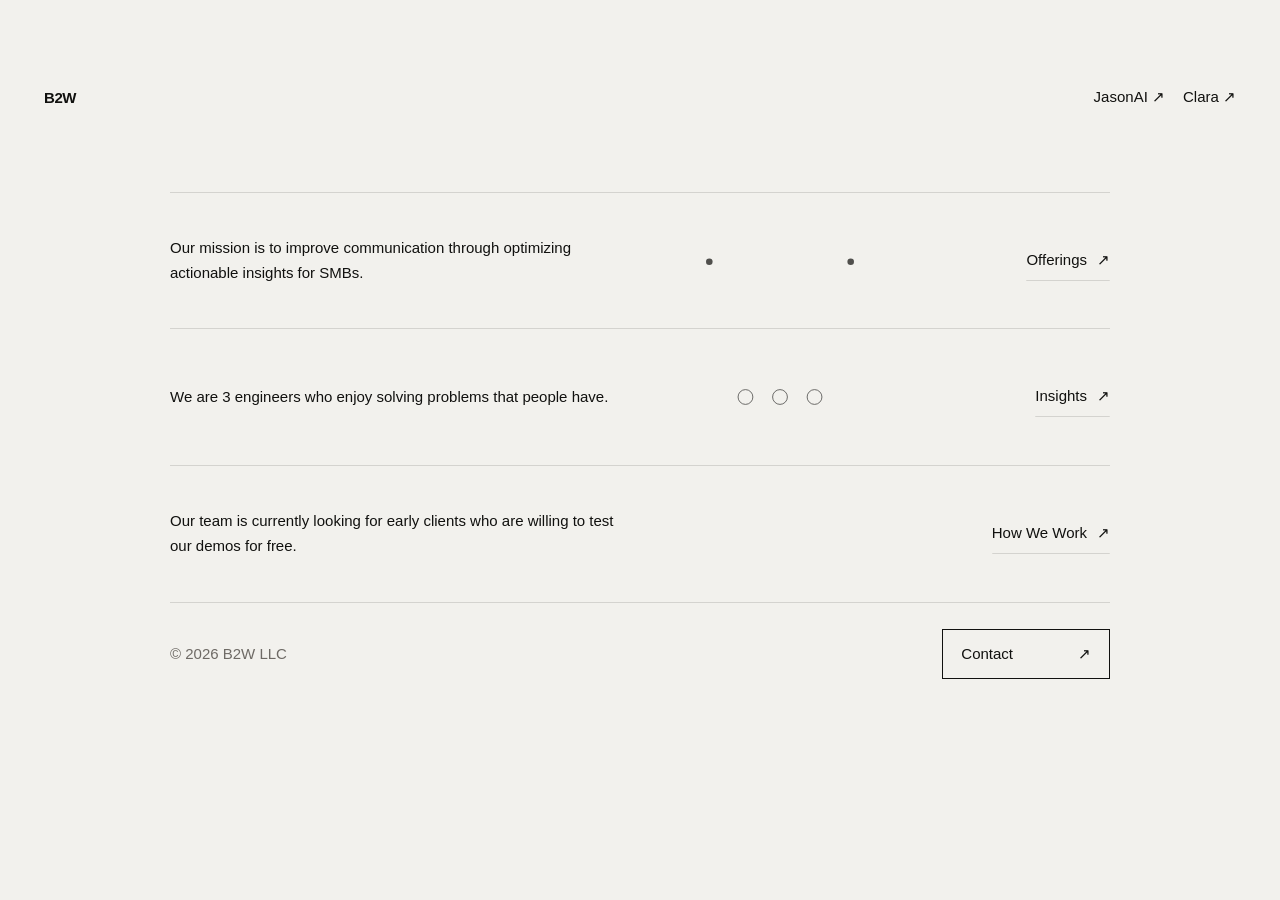
<file: index.html>
<!DOCTYPE html>

<html lang="en">
<head>
<meta charset="utf-8"/><meta name="theme-color" content="#f2f1ed"/>
<meta content="width=device-width,initial-scale=1" name="viewport"/>
<meta content="B2W designs practical AI systems around the information, decisions, and handoffs that already run a business." name="description"/>
<title>B2W — Built to Work</title>
<style>
:root{
  --paper:#f2f1ed;
  --ink:#11110f;
  --muted:#6e6a65;
  --rule:rgba(17,17,15,.13);
  --size:15px;
  --line:1.62;
  --step:28px;
  --max:760px;
  --shell:1120px;
  --ease:cubic-bezier(.2,.8,.2,1);
  --spring:cubic-bezier(.16,1,.3,1);
}
*{box-sizing:border-box}
html{background:var(--paper);scroll-behavior:smooth}
body{margin:0;background:var(--paper);color:var(--ink);font-family:Inter,ui-sans-serif,-apple-system,BlinkMacSystemFont,"Segoe UI",sans-serif;-webkit-font-smoothing:antialiased;font-size:var(--size);line-height:var(--line)}
a{color:inherit;text-decoration:none}button{font:inherit;color:inherit}
.site-shell{padding-top:clamp(88px,11vh,132px)}
.site-header{background:transparent}
.header-inner{width:min(92vw,var(--shell));margin:0 auto;display:grid;grid-template-columns:1fr auto 1fr;align-items:center;gap:28px;position:relative}
.brand{font-weight:750;letter-spacing:-.03em;line-height:1;white-space:nowrap;justify-self:start}
.header-nav{display:flex;align-items:center;justify-content:center;gap:24px;justify-self:center}
.header-nav a{font-size:var(--size);line-height:1;color:var(--muted);transition:color .2s var(--ease),transform .22s var(--spring);white-space:nowrap}
.header-nav a:hover,.header-nav a:focus-visible,.header-nav a.active{color:var(--ink);transform:translateY(-1px)}
.contact-button{justify-self:end;border:1px solid var(--rule);background:transparent;padding:8px 13px;border-radius:999px;font-size:var(--size);line-height:1;cursor:pointer;transition:background .2s var(--ease),transform .22s var(--spring),border-color .2s var(--ease)}
.contact-button:hover,.contact-button:focus-visible{background:#fff;border-color:rgba(17,17,15,.22);transform:translateY(-1px);outline:none}
.menu-toggle{display:none;justify-self:end;border:1px solid var(--rule);background:transparent;border-radius:999px;padding:8px 12px;line-height:1;cursor:pointer}
.mobile-tray{display:none}
.view-wrap{width:min(88vw,var(--max));margin:0 auto;padding:38px 0 clamp(84px,10vw,120px)}
.mock-view{display:none}.mock-view.active{display:block;animation:viewIn .48s var(--spring) both}
@keyframes viewIn{from{opacity:0;transform:translateY(8px)}to{opacity:1;transform:none}}
.page-grid{display:grid;grid-template-columns:1fr;gap:clamp(44px,7vw,72px)}
.section{border-top:1px solid var(--rule);padding-top:13px}
.section-head{width:100%;min-height:28px;border:0;background:none;padding:0;display:flex;align-items:baseline;justify-content:space-between;gap:18px;text-align:left;cursor:pointer;font-size:var(--size);line-height:var(--line);font-weight:700}
.section-head:hover .section-label,.section-head:focus-visible .section-label{text-decoration:underline;text-underline-offset:4px}.section-head:focus-visible{outline:none}
.section-toggle{color:var(--muted);font-weight:400;line-height:1;transition:transform .3s var(--spring),color .2s var(--ease)}.section.open .section-toggle{transform:rotate(45deg);color:var(--ink)}
.section-panel{display:grid;grid-template-rows:0fr;opacity:0;transition:grid-template-rows .5s var(--spring),opacity .28s var(--ease),padding-top .5s var(--spring)}.section.open .section-panel{grid-template-rows:1fr;opacity:1;padding-top:calc(var(--step) * .72)}.section-panel-inner{overflow:hidden}
.copy-list{list-style:none;margin:0;padding:0;width:100%;display:grid;grid-auto-rows:minmax(var(--step),auto);align-content:start}.copy-list li{margin:0;padding:0;min-height:var(--step);font-size:var(--size);line-height:var(--line);font-weight:400;letter-spacing:0;text-wrap:pretty}.copy-list strong{font:inherit;font-weight:700}.copy-list .muted{color:var(--muted)}.copy-list .space{min-height:calc(var(--step) * 1.15)}.copy-list .rule{height:1px;min-height:1px;border-top:1px solid var(--rule);margin:calc(var(--step) * .62) 0}.copy-list .indent{padding-left:20px}.copy-list a:hover{text-decoration:underline;text-underline-offset:4px}
.section.open .copy-list li{opacity:0;transform:translateY(7px);animation:lineIn .46s var(--spring) forwards}.section.open .copy-list li:nth-child(1){animation-delay:.05s}.section.open .copy-list li:nth-child(2){animation-delay:.08s}.section.open .copy-list li:nth-child(3){animation-delay:.11s}.section.open .copy-list li:nth-child(4){animation-delay:.14s}.section.open .copy-list li:nth-child(5){animation-delay:.17s}.section.open .copy-list li:nth-child(n+6){animation-delay:.2s}
.subpage{border-top:1px solid var(--rule);padding-top:13px}.subpage .copy-list{padding-top:calc(var(--step) * .72)}.subpage .copy-list li{opacity:0;transform:translateY(7px);animation:lineIn .46s var(--spring) forwards}.subpage .copy-list li:nth-child(1){animation-delay:.05s}.subpage .copy-list li:nth-child(2){animation-delay:.09s}.subpage .copy-list li:nth-child(3){animation-delay:.13s}.subpage .copy-list li:nth-child(4){animation-delay:.17s}.subpage .copy-list li:nth-child(5){animation-delay:.21s}.subpage .copy-list li:nth-child(n+6){animation-delay:.25s}
.stage-intro{padding-top:calc(var(--step) * .72);padding-bottom:calc(var(--step) * .7)}
.stage-list{border-top:1px solid var(--rule)}
.stage{border-bottom:1px solid var(--rule)}
.stage-head{width:100%;padding:15px 0;border:0;background:transparent;display:grid;grid-template-columns:38px 1fr auto;gap:10px;align-items:baseline;text-align:left;cursor:pointer}
.stage-number{color:var(--muted)}.stage-title{font-weight:700}.stage-mark{color:var(--muted);transition:transform .3s var(--spring),color .2s var(--ease)}.stage.open .stage-mark{transform:rotate(45deg);color:var(--ink)}
.stage-body{display:grid;grid-template-rows:0fr;opacity:0;transition:grid-template-rows .46s var(--spring),opacity .26s var(--ease),padding .46s var(--spring)}.stage.open .stage-body{grid-template-rows:1fr;opacity:1;padding:2px 0 18px}.stage-body-inner{overflow:hidden;padding-left:48px}.stage-details{display:grid;grid-template-columns:1fr;gap:10px}.stage-detail{display:grid;grid-template-columns:108px 1fr;gap:18px}.stage-detail span:first-child{color:var(--muted)}
@keyframes lineIn{to{opacity:1;transform:none}}
.footer{border-top:1px solid var(--rule);background:var(--paper)}.footer-inner{width:min(92vw,var(--shell));margin:0 auto;display:grid;grid-template-columns:1fr 1fr;gap:32px;padding:24px 0 36px}.footer-inner>*{font-size:var(--size);line-height:var(--line)}.footer-inner a{justify-self:start}
@media(max-width:820px){:root{--size:14px;--step:26px}.site-shell{padding-top:76px}.header-inner{width:min(90vw,var(--shell));grid-template-columns:auto 1fr auto;gap:18px}.header-nav{gap:15px}.view-wrap{width:min(90vw,var(--max));padding-top:30px}}
@media(max-width:660px){
  .site-shell{padding-top:52px}.header-inner{width:calc(100% - 32px);grid-template-columns:1fr auto;gap:16px}.brand{grid-column:1}.header-nav,.contact-button{display:none}.menu-toggle{display:inline-flex;grid-column:2;align-items:center;gap:7px}.mobile-tray{display:grid;position:absolute;left:0;right:0;top:calc(100% + 14px);background:rgba(242,241,237,.98);backdrop-filter:blur(18px);border-top:1px solid var(--rule);border-bottom:1px solid var(--rule);padding:8px 0;opacity:0;transform:translateY(-8px);pointer-events:none;transition:opacity .24s var(--ease),transform .32s var(--spring);z-index:20}.mobile-tray.open{opacity:1;transform:none;pointer-events:auto}.mobile-tray a{display:flex;justify-content:space-between;align-items:center;padding:12px 0;border-bottom:1px solid var(--rule);font-size:var(--size)}.mobile-tray a:last-child{border-bottom:0}.mobile-tray .tray-contact{font-weight:700}.view-wrap{width:calc(100% - 32px);padding-top:28px}.footer-inner{width:calc(100% - 32px);grid-template-columns:1fr;gap:4px}.stage-head{grid-template-columns:30px 1fr auto}.stage-body-inner{padding-left:40px}.stage-detail{grid-template-columns:1fr;gap:1px}
}
@media(prefers-reduced-motion:reduce){html{scroll-behavior:auto}.section-panel,.section-toggle,.mobile-tray,.stage-body,.stage-mark{transition:none}.section.open .copy-list li,.subpage .copy-list li{opacity:1;transform:none;animation:none}.mock-view.active{animation:none}}

.motion-visual{margin:14px 0 22px;height:220px;background:transparent;border:0;overflow:hidden}.motion-visual svg{width:100%;height:100%;display:block;overflow:visible}.motion-visual .node{fill:var(--paper);stroke:var(--ink);stroke-width:1.5}.motion-visual .hub{fill:var(--ink);stroke:var(--ink);stroke-width:1.5}.motion-visual .satellites circle{fill:var(--paper);stroke:var(--muted);stroke-width:1.4}.motion-visual .ink-line,.motion-visual .radial,.motion-visual .upcurve{fill:none;stroke:var(--muted);stroke-width:1.6;stroke-linecap:round;stroke-linejoin:round}.motion-visual .radial{stroke-dasharray:5 7;animation:line-drift 6s linear infinite}.motion-visual .ink-line{stroke-dasharray:600;stroke-dashoffset:600;animation:draw-flow 3.8s ease-in-out infinite alternate}.motion-visual .dashed{stroke-dasharray:7 8;animation:line-drift 6s linear infinite}.motion-visual .divider{stroke:var(--ink);stroke-width:1.3;stroke-dasharray:4 8}.motion-visual .moving{fill:var(--ink);animation:shift-dot 3.8s ease-in-out infinite alternate}.motion-visual .halo,.motion-visual .pulse-ring{fill:none;stroke:var(--ink);stroke-width:1.5;transform-box:fill-box;transform-origin:center;animation:ring 3.3s ease-out infinite}.motion-visual .delay{animation-delay:1.5s}.motion-visual .upcurve{stroke:var(--ink);stroke-width:2}.motion-visual .satellites circle{animation:breathe 3.4s ease-in-out infinite alternate}.motion-visual .satellites circle:nth-child(2n){animation-delay:1.1s}@keyframes draw-flow{to{stroke-dashoffset:0}}@keyframes line-drift{to{stroke-dashoffset:-120}}@keyframes shift-dot{0%{opacity:.2;transform:translateX(0)}100%{opacity:1;transform:translateX(15px)}}@keyframes ring{0%{opacity:.7;transform:scale(.75)}90%,100%{opacity:0;transform:scale(1.6)}}@keyframes breathe{to{opacity:.25}}@media(max-width:660px){.motion-visual{height:160px;margin:12px 0 20px}}@media(prefers-reduced-motion:reduce){.motion-visual *{animation:none!important}}</style>
<style id="b2w-theme">
html{min-height:100%;background:var(--paper)}body{min-height:100dvh;display:flex;flex-direction:column;transition:background .3s,color .3s}
body.mode-how{--paper:#fff;--ink:#171812;--muted:#66695e;--rule:rgba(25,28,23,.17)}
body.mode-insights{--paper:#252828;--ink:#eceae2;--muted:#acb0ac;--rule:rgba(250,250,250,.21)}
body.mode-about{--paper:#173e2d;--ink:#edf2e9;--muted:#bdd0c0;--rule:rgba(235,247,237,.23)}
html:has(body.mode-how){background:#fff}html:has(body.mode-insights){background:#252828}html:has(body.mode-about){background:#173e2d}
.site-shell{flex:1 0 auto;min-height:0}.view-wrap{padding-bottom:34px!important}.footer{margin:0!important;flex:none}.footer-inner{padding:14px 0 16px!important}
.site-header{position:sticky;top:0;z-index:90;background:var(--paper);transition:background .3s}.header-inner{grid-template-columns:minmax(0,1fr) auto minmax(0,1fr);align-items:center;min-height:68px;border:0!important;padding-block:18px}.header-nav{align-self:stretch;display:flex;align-items:center;justify-content:center;gap:24px}.header-nav a{display:inline-flex;align-items:center;min-height:32px;line-height:1.2}
.projects-home{padding-top:8px}.project-group{border-top:1px solid var(--rule);padding:17px 0 26px}.project-group ol{padding-left:22px;margin:12px 0 0}.project-group li{padding:3px 0}
.team-table{width:100%;border-top:1.5px solid var(--rule);margin-top:8px}.team-row{display:grid;grid-template-columns:minmax(150px,30%) minmax(0,70%);border-bottom:1px solid var(--rule);gap:24px;padding:21px 0;line-height:1.6;position:relative;outline-offset:3px}.team-row strong{font-weight:700}.team-identity{position:relative}.team-portrait{position:absolute;left:min(85%,260px);top:50%;width:170px;height:170px;object-fit:cover;object-position:center;border-radius:2px;opacity:0;visibility:hidden;filter:grayscale(1) contrast(1.05) brightness(.84);transform:translate(0,-42%) scale(.96);box-shadow:0 14px 40px rgba(0,0,0,.25);pointer-events:none;z-index:3;transition:opacity .35s ease,transform .45s cubic-bezier(.16,1,.3,1),visibility .35s}.team-row:hover .team-portrait,.team-row:focus-visible .team-portrait,.team-row:focus-within .team-portrait{opacity:1;visibility:visible;transform:translate(0,-50%) scale(1)}
.stage-intro{display:none!important}.stage-list{margin-top:0;border-top:0!important}.stage:first-child{border-top:0!important}.stage-list .stage:first-child .stage-head{border-top:0!important}
body.mode-insights .view-wrap{width:min(92vw,var(--shell));max-width:none;padding-top:30px}.field-workspace{position:relative;width:100%;display:grid;grid-template-columns:minmax(182px,1fr) minmax(0,1.55fr) minmax(210px,1fr);gap:28px;align-items:start}.field-library{grid-column:1;min-width:0;will-change:transform}.field-workspace.is-empty{grid-template-columns:0fr minmax(0,1fr) 0fr;gap:0}.field-workspace.is-empty .field-library{grid-column:2;width:min(100%,560px);justify-self:center}.field-reader{grid-column:2/4;min-width:0}.field-workspace.is-empty .field-reader{visibility:hidden;pointer-events:none;height:0}.field-library nav{display:grid}.field-item{display:grid;grid-template-columns:25px 1fr;gap:9px;border:0;border-top:1px solid var(--rule);background:transparent;color:var(--ink);padding:15px 0;cursor:pointer;text-align:left;line-height:1.45;font-size:var(--size);transition:transform .28s cubic-bezier(.16,1,.3,1)}.field-item[aria-pressed=true]{font-weight:700;transform:translateX(11px)}.field-item:hover{opacity:.76}.field-number{color:var(--muted);font-weight:400}
.field-panel[hidden]{display:none}.field-panel{display:grid;grid-template-columns:minmax(0,1.55fr) minmax(210px,1fr);gap:28px;align-items:start}.field-hero{border-top:1px solid var(--rule);padding-top:15px;text-align:center;min-width:0;opacity:0;transform:translateY(13px)}.field-art{max-width:500px;margin:0 auto}.field-art .motion-visual{height:230px;max-width:100%;margin:0 auto;background:transparent}.field-art svg{width:100%;height:auto;max-height:230px}.field-caption{color:var(--muted);font-style:italic;margin-top:4px}.field-text{border-top:1px solid var(--rule);padding-top:15px;display:grid;gap:20px;line-height:var(--line)}.field-text p{margin:0;opacity:0;transform:translateY(10px)}.field-workspace.reveal-content .field-hero{animation:fieldGraphic .55s cubic-bezier(.16,1,.3,1) forwards}.field-workspace.reveal-content .field-text p{animation:fieldLine .5s cubic-bezier(.16,1,.3,1) both;animation-delay:calc(350ms + var(--line-number,0) * 110ms)}
@keyframes fieldGraphic{to{opacity:1;transform:none}}@keyframes fieldLine{to{opacity:1;transform:none}}
@media(max-width:1050px){.field-workspace{grid-template-columns:minmax(175px,.85fr) minmax(0,1.35fr) minmax(185px,1fr);gap:20px}.field-panel{grid-template-columns:minmax(0,1.35fr) minmax(185px,1fr);gap:20px}.field-art .motion-visual{height:190px}}
@media(max-width:780px){.field-workspace{grid-template-columns:minmax(150px,200px) 1fr;gap:22px}.field-reader{grid-column:2}.field-panel{grid-template-columns:1fr;gap:24px}.field-workspace.is-empty{grid-template-columns:0fr 1fr}.field-art .motion-visual{height:190px}}
@media(max-width:570px){.header-inner{grid-template-columns:1fr auto;min-height:58px;padding-block:14px}.header-nav{display:none}body.mode-insights .view-wrap{width:calc(100% - 32px)}.field-workspace,.field-workspace.is-empty{grid-template-columns:1fr;gap:22px}.field-library,.field-workspace.is-empty .field-library{grid-column:1;width:100%}.field-reader{grid-column:1}.field-workspace.is-empty .field-reader{display:none}.team-row{grid-template-columns:minmax(95px,33%) minmax(0,1fr);gap:16px}.team-portrait{width:124px;height:124px;left:10px;top:calc(100% + 18px)}.team-row:hover .team-portrait,.team-row:focus-visible .team-portrait,.team-row:focus-within .team-portrait{transform:translate(0,0) scale(1)}.view-wrap{padding-bottom:24px!important}}
@media(prefers-reduced-motion:reduce){body,.field-library,.team-portrait{transition:none!important;animation:none!important}.field-hero,.field-text p{opacity:1!important;transform:none!important;animation:none!important}}
</style><style id="b2w-offerings-team-v1">
body.mode-team{--paper:#f2f1ed;--ink:#11110f;--muted:#6e6a65;--rule:rgba(17,17,15,.13)}
body.mode-offerings{--paper:#173e2d;--ink:#edf2e9;--muted:#bdd0c0;--rule:rgba(235,247,237,.23)}
html:has(body.mode-team){background:#f2f1ed}
html:has(body.mode-offerings){background:#173e2d}
.mission-home{min-height:min(66vh,620px);display:flex;align-items:center;max-width:960px}
.mission-home p{font-size:clamp(28px,4.25vw,62px);line-height:1.22;letter-spacing:-.038em;font-weight:500;max-width:960px;margin:0}
.offerings-layout{display:grid;grid-template-columns:repeat(2,minmax(0,1fr));gap:22px;align-items:stretch;padding-top:8px}
.offering-card{display:flex;flex-direction:column;min-height:485px;border:1px solid var(--rule);padding:clamp(24px,3.2vw,40px);background:rgba(255,255,255,.025)}
.offering-eyebrow{font-size:12px;letter-spacing:.09em;text-transform:uppercase;color:var(--muted);margin-bottom:38px}
.offering-card h2{font-size:clamp(25px,2.4vw,38px);line-height:1.2;letter-spacing:-.035em;font-weight:500;margin:0 0 20px;max-width:470px}
.offering-desc{font-size:15px;line-height:1.7;max-width:540px;margin:0 0 42px}
.offering-features{list-style:none;margin:auto 0 0;padding:20px 0 0;border-top:1px solid var(--rule);font-size:13px;color:var(--muted);line-height:1.65}
.offering-features li{padding:6px 0;border-bottom:1px solid var(--rule)}
#team .team-table{margin-top:12px;border-top:1px solid var(--rule)}
#team .team-row{position:relative;grid-template-columns:minmax(165px,31%) minmax(0,1fr);gap:clamp(24px,5vw,80px);min-height:170px;padding:32px 4px;border-bottom:1px solid var(--rule);transition:background .3s ease,padding .3s ease}
#team .team-row:hover,#team .team-row:focus-visible{background:rgba(17,17,15,.025);padding-left:16px;padding-right:16px}
#team .team-identity{position:static;align-self:start}
#team .team-identity strong{font-size:clamp(23px,2.2vw,33px);font-weight:500;letter-spacing:-.035em}
#team .team-identity{line-height:1.7}
#team .team-description{max-width:640px}
#team .team-row [role="cell"]:last-child{padding-right:clamp(145px,19vw,210px);line-height:1.68;align-self:center}
#team .team-portrait{left:auto;right:16px;top:50%;width:clamp(120px,14vw,164px);height:clamp(124px,14vw,164px);object-fit:cover;border-radius:1px;filter:grayscale(.85) saturate(.5) contrast(1.04);box-shadow:none;transform:translate(8px,-45%) scale(.98);transition:opacity .4s cubic-bezier(.16,1,.3,1),transform .5s cubic-bezier(.16,1,.3,1),visibility .4s}
#team .team-row:hover .team-portrait,#team .team-row:focus-within .team-portrait,#team .team-row:focus-visible .team-portrait{transform:translate(0,-50%) scale(1);opacity:1;visibility:visible}
@media(max-width:800px){.offerings-layout{grid-template-columns:1fr}.offering-card{min-height:420px}.mission-home{min-height:55vh}}
@media(max-width:570px){.mission-home p{font-size:clamp(29px,8vw,43px)}#team .team-row{grid-template-columns:1fr;gap:18px;min-height:210px;padding:26px 0}#team .team-row [role="cell"]:last-child{padding-right:105px;min-height:86px}#team .team-portrait{width:94px;height:108px;right:0;top:64%;transform:translateY(-48%) scale(.96)}#team .team-row:hover .team-portrait,#team .team-row:focus-visible .team-portrait{transform:translateY(-50%) scale(1)}.offering-card{padding:23px;min-height:440px}}
@media(hover:none){#team .team-portrait{opacity:1;visibility:visible;transform:translate(0,-50%) scale(1);filter:grayscale(.85) saturate(.5) contrast(1.04)}}
@media(prefers-reduced-motion:reduce){#team .team-row,#team .team-portrait{transition:none!important}}
</style>
<style id="b2w-product-motion-v2">
/* Consistent site typography: home and offerings use the same body text size. */
.mission-home{display:flex;flex-direction:column;justify-content:center;align-items:flex-start;gap:calc(var(--step)*1.25);max-width:760px;min-height:min(66vh,620px)}
.mission-home p{font-size:var(--size)!important;line-height:var(--line)!important;letter-spacing:normal!important;font-weight:400!important;max-width:760px;margin:0}
.offerings-layout{align-items:start}
.offering-card{position:relative;overflow:hidden;display:flex;flex-direction:column;min-height:370px;padding:0!important;background:rgba(255,255,255,.018);transition:background .35s ease,border-color .35s ease}
.offering-card:hover,.offering-card:focus-within{background:rgba(255,255,255,.045)}
.offering-trigger{color:var(--ink);background:transparent;border:0;width:100%;min-height:370px;cursor:pointer;display:flex;flex-direction:column;align-items:flex-start;justify-content:center;text-align:left;gap:18px;padding:clamp(24px,3.3vw,42px);font:inherit;font-size:var(--size);line-height:var(--line);transition:min-height .65s cubic-bezier(.16,1,.3,1),padding .55s ease}
.offering-title{display:block;font-size:var(--size)!important;font-weight:500;line-height:var(--line);letter-spacing:normal;max-width:410px}
.offering-desc{font-size:var(--size)!important;line-height:var(--line)!important;letter-spacing:normal!important;font-weight:400!important;max-width:460px;margin:0;opacity:0;max-height:0;overflow:hidden;transform:translateY(10px);transition:opacity .35s ease,transform .45s ease,max-height .4s ease}
.offering-card:hover .offering-desc,.offering-card:focus-within .offering-desc,.offering-card.is-open .offering-desc{opacity:1;max-height:220px;transform:translateY(0)}
.offering-card.is-open .offering-trigger{min-height:135px;justify-content:flex-start;padding-bottom:20px;gap:14px}
.offering-reveal{display:grid;grid-template-rows:0fr;opacity:0;transition:grid-template-rows .75s cubic-bezier(.16,1,.3,1),opacity .35s ease}
.offering-reveal>.feature-diagram{overflow:hidden;min-height:0}
.offering-card.is-open .offering-reveal{grid-template-rows:1fr;opacity:1}
.feature-diagram{position:relative;display:grid;grid-template-columns:40px 1fr;padding:12px clamp(24px,3.3vw,42px) 42px;min-height:0}
.feature-axis{position:relative;display:flex;justify-content:center;align-items:center}
.feature-axis:after{content:"";position:absolute;left:50%;top:15px;bottom:15px;border-left:1px solid var(--rule);transform:scaleY(0);transform-origin:top;transition:transform .7s ease .12s}
.feature-axis-core{position:absolute;top:50%;left:50%;width:10px;height:10px;border:1px solid var(--ink);border-radius:50%;transform:translate(-50%,-50%) scale(.3);opacity:0;transition:transform .5s ease .3s,opacity .5s ease .3s;z-index:2;background:var(--paper)}
.feature-nodes{display:grid;gap:12px;padding:5px 0}
.feature-node{display:flex;position:relative;align-items:center;min-height:38px;opacity:0;transform:translateX(-10px);transition:opacity .45s ease,transform .55s cubic-bezier(.16,1,.3,1);transition-delay:calc(.25s + var(--i)*.105s);font-size:var(--size);line-height:1.4}
.feature-connector{position:relative;flex:0 0 25px;border-top:1px solid var(--rule);margin-left:-20px;transform:scaleX(0);transform-origin:left;transition:transform .4s ease;transition-delay:calc(.2s + var(--i)*.105s)}
.feature-point{width:5px;height:5px;flex:0 0 5px;border:1px solid var(--ink);border-radius:50%;margin-right:13px;background:var(--paper)}
.feature-node-text{max-width:340px}
.offering-card.is-open .feature-axis:after{transform:scaleY(1)}
.offering-card.is-open .feature-axis-core{opacity:1;transform:translate(-50%,-50%) scale(1)}
.offering-card.is-open .feature-node{opacity:1;transform:translateX(0)}
.offering-card.is-open .feature-connector{transform:scaleX(1)}
.offering-trigger:focus-visible{outline:2px solid var(--ink);outline-offset:-4px}
@media(hover:none){.offering-desc{opacity:0;max-height:0}.offering-card.is-open .offering-desc{opacity:1;max-height:260px}}
@media(max-width:570px){.mission-home{min-height:58vh;gap:30px}.offering-trigger{min-height:235px}.offering-card{min-height:235px}.feature-diagram{padding-bottom:28px}.feature-node{font-size:var(--size)}.offering-card.is-open .offering-trigger{min-height:130px}}
@media(prefers-reduced-motion:reduce){.offering-card,.offering-trigger,.offering-desc,.offering-reveal,.feature-axis:after,.feature-axis-core,.feature-node,.feature-connector{transition:none!important}}
</style><style id="b2w-home-interlude-visual-v3">
/* Home keeps the original uniform typography and uses a centered logotype instead of normal nav. */
body.mode-home .site-header{position:relative;background:transparent}
body.mode-home .header-inner{display:flex;justify-content:center;min-height:88px;padding-top:35px;padding-bottom:14px}
body.mode-home .header-inner>.brand{margin:auto;justify-self:center;font-weight:600}
body.mode-home .header-inner>.header-nav,body.mode-home .header-inner>.contact-button,body.mode-home .header-inner>.menu-toggle,body.mode-home .header-inner>.mobile-tray{display:none!important}
body.mode-home .view-wrap{padding-top:12px}
.mission-home{display:flex!important;flex-direction:column;align-items:stretch!important;justify-content:flex-start!important;min-height:auto!important;max-width:min(100%,760px);gap:0!important;margin:0 auto}
.mission-unit{padding:22px 0 18px;border-bottom:1px solid var(--rule)}
.mission-unit p{font-size:var(--size)!important;line-height:var(--line)!important;font-weight:400!important;margin:0 0 18px!important;max-width:670px}
.mission-interlude{display:flex;align-items:center;justify-content:space-between;gap:30px;min-height:38px}
.mission-interlude svg{width:130px;height:32px;overflow:visible;stroke:currentColor;stroke-width:1;opacity:.68;flex:none}
.hm-path,.hm-tail{stroke-dasharray:260;stroke-dashoffset:260;animation:hm-draw 4s cubic-bezier(.16,1,.3,1) infinite}
.hm-node{stroke:currentColor;fill:var(--paper);animation:hm-pulse 2.8s ease-in-out infinite}
.hm-node.delay,.hm-dot.delay{animation-delay:.6s}.hm-node.delay2{animation-delay:1.2s}
.hm-dot{fill:currentColor;stroke:none;animation:hm-pulse 2.4s ease-in-out infinite}
@keyframes hm-draw{0%{stroke-dashoffset:260;opacity:.3}45%,85%{stroke-dashoffset:0;opacity:1}100%{stroke-dashoffset:-260;opacity:.3}}
@keyframes hm-pulse{0%,100%{opacity:.35;transform:scale(.78);transform-origin:center}50%{opacity:1;transform:scale(1.1);transform-origin:center}}
.mission-link{text-decoration:none;border-bottom:1px solid var(--rule);padding:5px 0;white-space:nowrap;color:var(--ink);font:inherit}
.mission-link span{display:inline-block;margin-left:14px;transition:transform .25s ease}.mission-link:hover span{transform:translate(3px,-3px)}
.home-contact{display:inline-flex;align-items:center;justify-content:space-between;align-self:flex-start;gap:65px;border:1px solid currentColor;padding:12px 18px;margin-top:34px;text-decoration:none;color:var(--ink);font-size:var(--size);transition:background .22s ease,color .22s ease}
.home-contact:hover{background:var(--ink);color:var(--paper)}
/* Two-line description on hover, without displaying hidden feature labels. */
.offering-trigger .offering-desc{display:-webkit-box!important;-webkit-box-orient:vertical;-webkit-line-clamp:2;line-clamp:2;max-height:calc(2 * var(--line) * var(--size))!important;overflow:hidden!important;white-space:normal;text-overflow:ellipsis}
.offering-card:not(:hover):not(:focus-within):not(.is-open) .offering-desc{max-height:0!important}
.offering-card .offering-reveal{overflow:hidden}
.offering-card .product-visual{min-height:0;overflow:hidden;padding:10px clamp(24px,3.3vw,42px) 36px}
.product-motion{display:block;width:100%;height:auto;max-height:300px;stroke:rgba(235,247,237,.70);stroke-width:1.5;stroke-linecap:round;stroke-linejoin:round}
.product-motion .motion-wire{stroke-dasharray:4 7;opacity:.65;animation:flow-lines 4s linear infinite}
.product-motion .motion-source,.product-motion .motion-dest,.product-motion .estimate-sheet{stroke:currentColor;fill:rgba(255,255,255,.025)}
.product-motion .motion-core{fill:rgba(235,247,237,.13);stroke:currentColor;stroke-width:1.7}
.product-motion .motion-core-pulse{stroke:rgba(235,247,237,.33);stroke-width:1;animation:core-pulse 3s ease-in-out infinite;transform-origin:center}
.product-motion .motion-dest-line,.product-motion .estimate-rows,.product-motion .estimate-axes,.product-motion .estimate-trend{stroke:currentColor;opacity:.66}
.product-motion .estimate-fill,.product-motion .estimate-bar{fill:rgba(235,247,237,.25);stroke:none;animation:visual-appear 2.5s ease-in-out infinite alternate;transform-origin:bottom}
.product-motion .bar2,.product-motion .delay1{animation-delay:.4s}.product-motion .bar3,.product-motion .delay2{animation-delay:.8s}
.product-motion .travel{fill:#f0f4e9;stroke:none;filter:drop-shadow(0 0 4px rgba(255,255,255,.5))}
@keyframes flow-lines{to{stroke-dashoffset:-44}}
@keyframes core-pulse{0%,100%{transform:scale(.85);opacity:.35}55%{transform:scale(1.13);opacity:.9}}
@keyframes visual-appear{0%{opacity:.2;transform:scaleY(.58)}100%{opacity:1;transform:scaleY(1)}}
@media(max-width:570px){body.mode-home .header-inner{min-height:76px;padding-top:25px}.mission-unit{padding:24px 0 17px}.mission-interlude svg{width:110px}.home-contact{margin-top:28px}.mission-home{padding-bottom:20px}}
@media(prefers-reduced-motion:reduce){.mission-interlude *, .product-motion *{animation:none!important}.hm-path,.hm-tail{stroke-dashoffset:0!important}}
</style><style id="b2w-home-to-site-transition-v4">
/* Home remains a three-statement page of the same width, with editorial alignment:
   statement at left, live diagram in the exact middle, destination link at right. */
body.mode-home .mission-home{max-width:min(100%,760px)!important;gap:0!important}
body.mode-home .mission-unit{
  display:grid!important;
  grid-template-columns:minmax(0,1fr) minmax(112px,138px) minmax(0,1fr);
  column-gap:clamp(15px,2.5vw,28px);
  align-items:center;
  min-height:136px;
  padding:20px 0;
}
body.mode-home .mission-unit>p{
  grid-column:1;
  margin:0!important;
  width:100%;
  max-width:100%;
  line-height:var(--line)!important;
  text-wrap:pretty;
}
body.mode-home .mission-interlude{display:contents!important}
body.mode-home .mission-interlude svg{
  grid-column:2;
  width:min(100%,132px);
  height:42px;
  justify-self:center;
  align-self:center;
}
body.mode-home .mission-interlude .mission-link{
  grid-column:3;
  justify-self:end;
  align-self:center;
  white-space:nowrap;
}
body.mode-home .header-inner>.brand{font-weight:750}

/* The landing page content alone wipes away: header and footer stay visible. */
body.home-to-site #home{pointer-events:none}
body.home-to-site .footer,body.home-to-site .site-header{opacity:1}
/* During logo movement the actual navigation takes up its final grid cells,
   but remains invisible until the logo finishes repositioning. */
body.site-header-transitioning .header-nav,
body.site-header-transitioning .contact-button,
body.site-header-transitioning .menu-toggle,
body.site-header-transitioning .mobile-tray{
  opacity:0!important;
  visibility:hidden!important;
  pointer-events:none!important;
  transition:opacity .28s ease,visibility .28s ease!important;
}
body.site-header-transitioning.site-nav-visible .header-nav,
body.site-header-transitioning.site-nav-visible .contact-button,
body.site-header-transitioning.site-nav-visible .menu-toggle{
  opacity:1!important;
  visibility:visible!important;
  pointer-events:auto!important;
}
body.site-header-transitioning .brand{will-change:transform}

@media(max-width:620px){
 body.mode-home .mission-unit{
   grid-template-columns:minmax(0,1fr) minmax(0,1fr) minmax(0,1fr);
   row-gap:12px;
   min-height:0;
   padding:23px 0 19px;
 }
 body.mode-home .mission-unit>p{grid-column:1/-1}
 body.mode-home .mission-interlude svg{grid-column:2;justify-self:center;width:min(100%,88px);height:34px}
 body.mode-home .mission-interlude .mission-link{grid-column:3;justify-self:end}
}
@media(prefers-reduced-motion:reduce){
 body.site-header-transitioning .header-nav,
 body.site-header-transitioning .contact-button,
 body.site-header-transitioning .menu-toggle{transition:none!important}
}
</style>

<style id="b2w-home-alignment-v5">
/* The landing page header uses the same 760px column guides as its rows. */
body.mode-home .header-inner{
  width:min(760px,92vw)!important;
  justify-content:flex-start!important;
}
body.mode-home .header-inner>.brand{
  margin:0!important;
  justify-self:start!important;
  text-align:left;
}
/* Move Contact to the right link edge; move the legal caption to its old left slot. */
body.mode-home .home-bottom-actions{
  display:flex;
  align-items:center;
  justify-content:space-between;
  gap:24px;
  margin-top:34px;
  width:100%;
}
body.mode-home .home-bottom-actions .home-contact{
  margin:0!important;
  align-self:auto;
  flex:0 0 auto;
}
body.mode-home .home-llc{
  display:block;
  font-size:13px;
  line-height:1.45;
  color:var(--muted);
  white-space:nowrap;
}
/* Copyright is now part of the home content, not repeated inside its footer. */
body.mode-home .footer-inner>span{visibility:hidden}
body.mode-home .footer{border-top-color:transparent}
@media(max-width:570px){
 body.mode-home .header-inner{width:calc(100% - 32px)!important}
 body.mode-home .home-bottom-actions{margin-top:28px;gap:12px}
 body.mode-home .home-llc{font-size:12px}
}
</style>
<style id="b2w-home-refinement-v6">
/* Home: calm editorial grid, aligned to the logo and footer controls. */
body.mode-home .header-inner,
body.mode-home .view-wrap{
  width:min(940px,92vw)!important;
}
body.mode-home .header-inner{
  padding-top:32px;
  padding-bottom:12px;
}
body.mode-home .view-wrap{padding-top:8px!important}
body.mode-home .mission-home{
  max-width:min(940px,92vw)!important;
  width:100%;
  margin:clamp(22px,4.2vh,44px) auto 0;
  padding:0 0 12px!important;
}
body.mode-home .mission-unit{
  grid-template-columns:minmax(0,1.75fr) minmax(125px,.75fr) minmax(142px,.7fr);
  column-gap:clamp(20px,3.5vw,55px);
  min-height:149px;
  padding:24px 0;
  border-bottom:1px solid var(--rule);
  transition:border-color .48s ease;
}
body.mode-home .mission-unit:first-child{border-top:1px solid var(--rule)}
body.mode-home .mission-unit>p{
  max-width:480px;
  letter-spacing:-.005em;
  line-height:1.64!important;
  text-wrap:pretty;
}
body.mode-home .mission-interlude svg{
  width:min(100%,148px);
  height:46px;
  opacity:.72;
  transition:opacity .35s ease,transform .5s cubic-bezier(.16,1,.3,1),color .5s ease;
}
body.mode-home .mission-unit:has(.mission-link:hover) .mission-interlude svg,
body.mode-home .mission-unit:has(.mission-link:focus-visible) .mission-interlude svg{
  opacity:1;
  transform:scale(1.065);
}
body.mode-home .mission-interlude .mission-link{
  font-size:var(--size);
  min-height:40px;
  display:inline-flex;
  align-items:center;
  gap:10px;
  border-bottom:1px solid var(--rule);
  transition:color .48s ease,border-color .48s ease;
}
body.mode-home .mission-interlude .mission-link span{margin-left:0}
body.mode-home .home-bottom-actions{margin-top:32px}
body.mode-home .home-bottom-actions .home-contact{min-width:166px}
body.mode-home .home-llc{transition:color .48s ease}
/* A local, pointer-following color field replaces global theme preview. */
body.mode-home .brand{transition:color .25s ease}
body.mode-home .home-contact{transition:background-color .26s ease,color .26s ease,border-color .26s ease}
@media(max-width:780px){
  body.mode-home .header-inner,body.mode-home .view-wrap{width:calc(100% - 36px)!important}
  body.mode-home .mission-home{max-width:calc(100% - 36px)!important}
  body.mode-home .mission-unit{grid-template-columns:minmax(0,1.4fr) minmax(100px,.8fr) minmax(112px,.7fr);column-gap:16px;min-height:142px}
}
@media(max-width:620px){
  body.mode-home .header-inner,body.mode-home .view-wrap{width:calc(100% - 32px)!important}
  body.mode-home .header-inner{padding-top:23px}
  body.mode-home .mission-home{max-width:calc(100% - 32px)!important;margin-top:20px}
  body.mode-home .mission-unit{grid-template-columns:minmax(0,1fr) 100px minmax(116px,1fr);column-gap:12px;row-gap:10px;min-height:140px;padding:24px 0 18px}
  body.mode-home .mission-unit>p{grid-column:1/-1;line-height:1.6!important}
  body.mode-home .mission-interlude svg{grid-column:2;width:94px;height:40px}
  body.mode-home .mission-interlude .mission-link{grid-column:3;justify-self:end;min-height:35px}
  body.mode-home .home-bottom-actions{margin-top:26px}
}
@media(prefers-reduced-motion:reduce){
 html,body.mode-home,body.home-to-site,body.mode-home .mission-unit,body.mode-home .mission-interlude svg{transition:none!important}
}
</style>
<style id="b2w-home-subtle-hover-v8">
/* Restore the previous Home editorial composition rather than the narrowed v7 grid. */
body.mode-home .site-shell{padding-top:0!important;isolation:isolate}
body.mode-home .header-inner,body.mode-home .view-wrap{width:min(940px,92vw)!important}
body.mode-home .header-inner{padding-top:32px!important;padding-bottom:12px!important;min-height:68px}
body.mode-home .view-wrap{padding-top:8px!important}
body.mode-home .mission-home{max-width:min(940px,92vw)!important;margin:clamp(22px,4.2vh,44px) auto 0!important;padding-bottom:12px!important}
body.mode-home .mission-unit{grid-template-columns:minmax(0,1.75fr) minmax(125px,.75fr) minmax(142px,.7fr);column-gap:clamp(20px,3.5vw,55px);min-height:149px;padding:24px 0!important}
body.mode-home .mission-unit>p{max-width:480px;line-height:1.64!important}
body.mode-home .mission-interlude svg{width:min(100%,148px);height:46px;opacity:.72}
body.mode-home .mission-interlude .mission-link{min-height:40px}
body.mode-home .home-bottom-actions{margin-top:32px!important}
body.mode-home .home-contact{min-width:166px!important}
/* A faint color atmosphere stays close to the hovered link, without rings or recoloring illustrations. */
body.mode-home .site-shell::before{content:"";position:fixed;inset:0;z-index:0;pointer-events:none;opacity:0;background:radial-gradient(ellipse 220px 165px at var(--burst-x,70%) var(--burst-y,40%),var(--burst-core,transparent) 0%,var(--burst-mid,transparent) 40%,transparent 78%);filter:blur(18px);transition:opacity .42s ease}
body.mode-home.home-burst-active .site-shell::before{opacity:1}
body.mode-home .site-header,body.mode-home .view-wrap{position:relative;z-index:1}
body.mode-home[data-burst-color="offerings"]{--burst-core:rgba(23,62,45,.15);--burst-mid:rgba(23,62,45,.06)}
body.mode-home[data-burst-color="insights"]{--burst-core:rgba(37,40,40,.12);--burst-mid:rgba(37,40,40,.045)}
body.mode-home[data-burst-color="how-we-work"]{--burst-core:rgba(255,255,255,.40);--burst-mid:rgba(255,255,255,.12)}
body.mode-home .mission-link:hover,body.mode-home .mission-link:focus-visible{color:var(--ink)!important;border-color:currentColor!important}
body.mode-home .mission-unit:has(.mission-link:hover) .mission-interlude svg,body.mode-home .mission-unit:has(.mission-link:focus-visible) .mission-interlude svg{color:inherit!important;opacity:.72!important;filter:none!important;transform:none!important}
@media(max-width:780px){body.mode-home .header-inner,body.mode-home .view-wrap{width:calc(100% - 36px)!important}body.mode-home .mission-home{max-width:calc(100% - 36px)!important}body.mode-home .mission-unit{grid-template-columns:minmax(0,1.4fr) minmax(100px,.8fr) minmax(112px,.7fr);column-gap:16px;min-height:142px}}
@media(max-width:620px){body.mode-home .header-inner,body.mode-home .view-wrap{width:calc(100% - 32px)!important}body.mode-home .header-inner{padding-top:23px!important}body.mode-home .mission-home{max-width:calc(100% - 32px)!important;margin-top:20px!important}body.mode-home .mission-unit{grid-template-columns:minmax(0,1fr) 100px minmax(116px,1fr);column-gap:12px;row-gap:10px;min-height:140px;padding:24px 0 18px!important}body.mode-home .mission-unit>p{grid-column:1/-1;line-height:1.6!important}body.mode-home .mission-interlude svg{grid-column:2;width:94px;height:40px}body.mode-home .mission-interlude .mission-link{grid-column:3;justify-self:end;min-height:35px}body.mode-home .home-bottom-actions{margin-top:26px!important}body.mode-home .site-shell::before{background:radial-gradient(ellipse 165px 130px at var(--burst-x,70%) var(--burst-y,40%),var(--burst-core,transparent),transparent 80%)}}
@media(prefers-reduced-motion:reduce){body.mode-home .site-shell::before{transition:none!important}}
</style><style id="b2w-site-refinement-v9">
/* Bring back quiet article metadata above the central figure. */
body.mode-insights .field-meta{display:block;color:var(--muted);font-size:var(--size);font-style:italic;margin:0 0 18px;text-align:center}
/* Article hover: floating animated visual only; actual article stays closed. */
.field-item{position:relative}
.field-hover-preview{position:fixed;left:var(--px,50vw);top:var(--py,25vh);width:min(300px,35vw);height:148px;z-index:80;pointer-events:none;overflow:hidden;opacity:0;transform:translateY(9px) scale(.97);transition:opacity .28s ease,transform .35s cubic-bezier(.16,1,.3,1);background:#252828;border:1px solid rgba(237,242,233,.15);box-shadow:0 18px 44px rgba(0,0,0,.2);padding:12px}
.field-hover-preview.visible{opacity:1;transform:translateY(0) scale(1)}
.field-hover-preview .motion-visual{height:100%;margin:0;display:flex;align-items:center;justify-content:center;max-width:none;background:transparent}
.field-hover-preview svg{max-width:100%;max-height:120px;width:100%;height:100%}
/* Home sits slightly lower, but rows use less vertical whitespace. */
body.mode-home .mission-home{margin-top:clamp(45px,6vh,66px)!important}
body.mode-home .mission-unit{min-height:137px!important;padding:19px 0!important}
body.mode-home .home-bottom-actions{margin-top:26px!important}
/* A more visible but still local color wash, never a ring or figure recolor. */
body.mode-home .site-shell::before{background:radial-gradient(ellipse 240px 174px at var(--burst-x,70%) var(--burst-y,40%),var(--burst-core,transparent) 0%,var(--burst-mid,transparent) 43%,transparent 79%);filter:blur(15px)}
body.mode-home[data-burst-color="offerings"]{--burst-core:rgba(23,62,45,.27);--burst-mid:rgba(23,62,45,.105)}
body.mode-home[data-burst-color="insights"]{--burst-core:rgba(37,40,40,.22);--burst-mid:rgba(37,40,40,.085)}
body.mode-home[data-burst-color="how-we-work"]{--burst-core:rgba(255,255,255,.62);--burst-mid:rgba(255,255,255,.18)}
/* Same local color halo for standard website header links. */
body:not(.mode-home) .header-nav a{position:relative;isolation:isolate}
body:not(.mode-home) .header-nav a::before{content:"";position:absolute;left:50%;top:50%;width:140px;height:85px;transform:translate(-50%,-50%) scale(.8);border-radius:50%;opacity:0;pointer-events:none;z-index:-1;filter:blur(13px);background:radial-gradient(ellipse at center,var(--nav-glow,rgba(25,70,50,.35)) 0%,transparent 75%);transition:opacity .36s,transform .36s cubic-bezier(.16,1,.3,1)}
body:not(.mode-home) .header-nav a:hover::before,body:not(.mode-home) .header-nav a:focus-visible::before{opacity:1;transform:translate(-50%,-50%) scale(1)}
.header-nav a[data-view-link="offerings"]{--nav-glow:rgba(43,152,102,.46)}
.header-nav a[data-view-link="insights"]{--nav-glow:rgba(135,143,142,.38)}
.header-nav a[data-view-link="how-we-work"]{--nav-glow:rgba(200,205,201,.48)}
@media(max-width:620px){body.mode-home .mission-home{margin-top:36px!important}body.mode-home .mission-unit{min-height:130px!important;padding:20px 0 17px!important}.field-hover-preview{display:none!important}}
@media(prefers-reduced-motion:reduce){.field-hover-preview,body:not(.mode-home) .header-nav a::before{transition:none!important}}
</style>
<style id="b2w-alignment-polish-v10">
/* Move the home-only logotype lower than the regular site navigation. */
body.mode-home .header-inner{padding-top:82px!important;padding-bottom:14px!important;min-height:132px!important}
/* The selected article is pulled left, not indented right. */
body.mode-insights .field-item[aria-pressed="true"]{transform:translateX(-11px)!important;font-weight:700}
/* Local link wash at 80% transparency / 20% color opacity. */
body.mode-home[data-burst-color="offerings"]{--burst-core:rgba(23,62,45,.20);--burst-mid:rgba(23,62,45,.07)}
body.mode-home[data-burst-color="insights"]{--burst-core:rgba(37,40,40,.20);--burst-mid:rgba(37,40,40,.07)}
body.mode-home[data-burst-color="how-we-work"]{--burst-core:rgba(255,255,255,.20);--burst-mid:rgba(255,255,255,.07)}
.header-nav a[data-view-link="offerings"]{--nav-glow:rgba(43,152,102,.20)}
.header-nav a[data-view-link="insights"]{--nav-glow:rgba(135,143,142,.20)}
.header-nav a[data-view-link="how-we-work"]{--nav-glow:rgba(200,205,201,.20)}
@media(max-width:620px){body.mode-home .header-inner{padding-top:66px!important;min-height:116px!important}}
</style>
<style id="b2w-insights-tray-v11">
/* Hover opens the library's adjacent visual tray, never the article. */
body.mode-insights .field-workspace.is-empty.previewing{grid-template-columns:minmax(182px,1fr) minmax(0,1.55fr) minmax(210px,1fr);gap:28px}
body.mode-insights .field-workspace.is-empty.previewing .field-library{grid-column:1;width:100%;justify-self:stretch}
body.mode-insights .field-workspace .field-hover-tray{display:none}
body.mode-insights .field-workspace.is-empty.previewing .field-hover-tray{grid-column:2/4;grid-row:1;display:flex;min-height:255px;align-items:center;justify-content:center;overflow:hidden;border-top:1px solid var(--rule);padding:24px 20px;opacity:0;clip-path:inset(0 100% 0 0);transform:translateX(-12px);transition:opacity .42s ease,clip-path .62s cubic-bezier(.16,1,.3,1),transform .62s cubic-bezier(.16,1,.3,1)}
body.mode-insights .field-workspace.is-empty.previewing .field-hover-tray.visible{opacity:1;clip-path:inset(0 0 0 0);transform:none}
.field-hover-tray .motion-visual{display:flex;align-items:center;justify-content:center;width:100%;max-width:560px;height:210px;margin:0;background:transparent}
.field-hover-tray svg{width:100%;height:100%;max-height:210px}
body.mode-insights .field-item.is-previewed:not([aria-pressed="true"]){transform:translateX(-11px);font-weight:500}
body.mode-insights .field-item.is-previewed{opacity:1}
@media(max-width:780px){body.mode-insights .field-workspace.is-empty.previewing{grid-template-columns:minmax(150px,200px) minmax(0,1fr);gap:22px}body.mode-insights .field-workspace.is-empty.previewing .field-hover-tray{grid-column:2;min-height:210px;padding:18px 8px}.field-hover-tray .motion-visual{height:168px}}
@media(max-width:570px){body.mode-insights .field-workspace.is-empty.previewing{grid-template-columns:1fr;gap:18px}body.mode-insights .field-workspace.is-empty.previewing .field-library{grid-column:1}body.mode-insights .field-workspace.is-empty.previewing .field-hover-tray{display:none}}
@media(prefers-reduced-motion:reduce){body.mode-insights .field-workspace.is-empty.previewing .field-hover-tray{transition:none!important;clip-path:none!important;transform:none!important}}
</style>
<style id="b2w-hover-layout-corrections-v12">
/* Keep the original Home header height / page proportions; lower only its logotype. */
body.mode-home .site-header .brand{position:relative;top:62px!important}
@media(max-width:620px){body.mode-home .site-header .brand{top:28px!important}}
/* One consistent cursor glow layer. Correct the white-on-off-white disappearance. */
body.mode-home .site-shell::before{
  opacity:0;
  background:radial-gradient(ellipse 240px 170px at var(--burst-x,70%) var(--burst-y,40%),var(--burst-core,transparent) 0%,var(--burst-mid,transparent) 43%,transparent 82%);
  filter:blur(15px);pointer-events:none;transition:opacity .28s ease;
}
body.mode-home.home-burst-active .site-shell::before{opacity:1}
body.mode-home[data-burst-color="offerings"]{--burst-core:rgba(23,62,45,.25);--burst-mid:rgba(23,62,45,.085)}
body.mode-home[data-burst-color="insights"]{--burst-core:rgba(37,40,40,.22);--burst-mid:rgba(37,40,40,.085)}
body.mode-home[data-burst-color="how-we-work"]{--burst-core:rgba(110,125,119,.19);--burst-mid:rgba(110,125,119,.07)}
/* Invert text with a precise local ink patch, while the gentle destination halo remains behind it. */
body.mode-home .mission-link,body:not(.mode-home) .header-nav a{
  border-radius:1px;
  transition:color .22s ease,background-color .22s ease,box-shadow .22s ease,transform .22s ease!important;
}
body.mode-home .mission-link:hover,body.mode-home .mission-link:focus-visible{
  color:var(--paper)!important;
  background-color:var(--ink)!important;
  border-color:var(--paper)!important;
  box-shadow:0 0 0 5px var(--ink);
}
body:not(.mode-home) .header-nav a:hover,body:not(.mode-home) .header-nav a:focus-visible{
  color:var(--paper)!important;
  background-color:var(--ink)!important;
  box-shadow:0 0 0 6px var(--ink);
}
/* Correct the stacking order: let the nav color aura render in front of the header's background. */
body:not(.mode-home) .header-nav a::before{z-index:-1;filter:blur(13px)}
/* Preview is a real second-column tray, not a floating picture or an opened article. */
body.mode-insights .field-workspace.is-empty.previewing .field-hover-tray{isolation:isolate}
body.mode-insights .field-workspace.is-empty.previewing .field-library{align-self:start}
body.mode-insights .field-item.is-previewed:not([aria-pressed="true"]){transform:translateX(-12px)!important;opacity:1;font-weight:600}
body.mode-insights .field-hover-tray .motion-visual{pointer-events:none}
/* SVG stays animated, but neither the hidden article nor its text is exposed until click. */
body.mode-insights .field-workspace.is-empty.previewing .field-reader{visibility:hidden;pointer-events:none;height:0}
@media(prefers-reduced-motion:reduce){body.mode-home .site-shell::before{transition:none!important}}
</style>
<style id="b2w-mobile-system-v13">
/* New responsive presentation. At desktop widths, all original layouts and interactions remain. */
.mobile-menu-shade,.mobile-reader-toolbar,.mobile-reader-title{display:none}
@media(max-width:780px){
 :root{--size:15px;--line:1.56}
 html{scroll-padding-top:86px}
 body{overflow-x:hidden}
 .site-shell{padding-top:0!important;isolation:auto!important;min-height:100dvh}
 .site-header{position:sticky!important;top:0;z-index:90;background:var(--paper)!important;border-bottom:1px solid var(--rule);backdrop-filter:none}
 body.mode-home .site-header{position:relative!important;border-bottom:0!important;background:transparent!important}
 .site-header .header-inner,body.mode-home .header-inner{
   display:grid!important;grid-template-columns:1fr auto!important;align-items:center!important;
   width:calc(100% - 40px)!important;min-height:70px!important;height:auto!important;
   padding:11px 0!important;margin:0 auto!important;gap:12px!important;position:relative;z-index:2
 }
 .site-header .brand,body.mode-home .site-header .brand{
   position:static!important;top:auto!important;left:auto!important;grid-column:1!important;
   justify-self:start!important;margin:0!important;font-size:19px;line-height:1.2;
   font-weight:750;transform:none
 }
 body.mode-home .site-header .header-inner{padding:8px 0 5px!important;min-height:65px!important}
 body.mode-home .site-shell{padding-top:25px!important}
 .header-nav,.contact-button{display:none!important}
 body:not(.mode-home) .menu-toggle{display:inline-flex!important;grid-column:2;justify-self:end;align-items:center;justify-content:center;gap:13px;min-height:44px;padding:10px 12px;border:1px solid var(--rule);border-radius:2px;color:var(--ink);background:transparent;letter-spacing:0;line-height:1.25}
 .menu-toggle span:last-child{font-size:19px;line-height:1;display:inline-block;transition:transform .25s ease}
 .site-header.menu-expanded .menu-toggle span:last-child{transform:rotate(45deg)}
 body.mode-home .menu-toggle,body.mode-home .mobile-tray{display:none!important}
 .mobile-menu-shade{display:block;position:fixed;inset:0;background:rgba(0,0,0,.25);opacity:0;visibility:hidden;pointer-events:none;transition:opacity .28s ease,visibility .28s;z-index:0}
 .site-header.menu-expanded .mobile-menu-shade{opacity:1;visibility:visible;pointer-events:auto}
 html.mobile-nav-open,body.mobile-nav-open{overflow:hidden!important}
 body:not(.mode-home) #mobileTray{
   display:grid!important;position:absolute!important;top:calc(100% + 1px)!important;
   left:auto!important;right:0!important;width:min(392px,calc(100vw - 40px))!important;
   max-height:calc(100dvh - 86px);overflow-y:auto;
   color:var(--ink)!important;background:var(--paper)!important;
   border:1px solid var(--rule)!important;border-radius:2px;padding:12px 20px 16px!important;
   box-shadow:0 20px 48px rgba(0,0,0,.20);
   z-index:3!important;visibility:hidden;opacity:0;pointer-events:none;
   transform:translateY(-10px);transition:opacity .24s ease,transform .3s cubic-bezier(.16,1,.3,1),visibility .3s
 }
 body:not(.mode-home) #mobileTray.open{visibility:visible;opacity:1;pointer-events:auto;transform:translateY(0)}
 #mobileTray a{font-size:16px;min-height:58px;padding:16px 1px!important;display:flex;justify-content:space-between;align-items:center;border-bottom:1px solid var(--rule);color:var(--ink)!important;text-decoration:none}
 #mobileTray a:last-child{border-bottom:0}
 #mobileTray a[aria-current="page"]{font-weight:700}
 #mobileTray a span:last-child{color:var(--muted)}
 .view-wrap,body.mode-home .view-wrap,body.mode-insights .view-wrap{
   width:calc(100% - 40px)!important;max-width:none!important;
   padding:22px 0 38px!important;margin-inline:auto!important
 }
 .mock-view.active{animation:mobile-view-enter .26s ease both!important}
 @keyframes mobile-view-enter{from{opacity:0;transform:translateY(6px)}to{opacity:1;transform:none}}
 .footer-inner{width:calc(100% - 40px);padding:16px 0 22px!important;grid-template-columns:1fr;gap:4px}
 .footer-inner>*{font-size:12px}
 /* Home is a deliberately different mobile editorial composition. */
 body.mode-home .view-wrap{padding-top:4px!important;padding-bottom:22px!important}
 body.mode-home .mission-home{
   display:block!important;width:100%!important;max-width:none!important;
   min-height:0!important;margin:0!important;padding:0!important;gap:0!important
 }
 body.mode-home .mission-unit{
   display:block!important;width:100%!important;max-width:none!important;
   min-height:0!important;margin:0!important;padding:22px 0 18px!important;
   border-top:1px solid var(--rule)!important;transform:none!important
 }
 body.mode-home .mission-unit>p{
   font-size:var(--size)!important;font-weight:400!important;line-height:1.62!important;
   max-width:38ch!important;margin:0 0 12px!important;padding:0!important;
   grid-column:auto!important;text-wrap:pretty
 }
 body.mode-home .mission-interlude{display:grid!important;grid-template-columns:minmax(0,1fr) auto!important;align-items:center!important;justify-content:space-between!important;gap:16px!important;width:100%!important;margin:0!important;min-height:46px}
 body.mode-home .mission-interlude svg{grid-column:1!important;justify-self:center!important;display:block!important;width:118px!important;height:36px!important;max-width:100%;min-width:0;opacity:.8}
 body.mode-home .mission-interlude .mission-link{
   grid-column:2!important;justify-self:end!important;display:inline-flex!important;
   align-items:center!important;justify-content:space-between!important;gap:9px;
   min-height:44px!important;margin:0!important;padding:8px 0!important;
   white-space:nowrap;border-radius:0;font-size:var(--size)
 }
 body.mode-home .home-bottom-actions{display:flex!important;justify-content:space-between!important;align-items:center!important;gap:12px;margin:20px 0 0!important;padding:12px 0 0!important;border-top:1px solid var(--rule)}
 body.mode-home .home-llc{color:var(--muted);font-size:12px;white-space:nowrap}
 body.mode-home .home-contact{display:inline-flex!important;min-height:44px!important;align-items:center;justify-content:space-between;gap:30px;margin:0!important;padding:10px 16px!important;font-size:var(--size)}
 body.mode-home .site-shell::before{display:none!important}
 body.mode-home .mission-link:focus-visible{outline:2px solid var(--ink);outline-offset:3px}
 /* Offerings: touch accordion, no hover dependency. */
 .offerings-layout{display:grid!important;grid-template-columns:1fr!important;gap:12px!important;align-items:stretch!important;padding:0!important}
 .offering-card,.offering-card.is-open{display:block!important;width:100%;min-height:0!important;overflow:hidden;padding:0!important;background:rgba(255,255,255,.025)!important}
 .offering-trigger,.offering-card.is-open .offering-trigger{
   position:relative;display:flex!important;flex-direction:column!important;justify-content:flex-start!important;align-items:flex-start!important;
   gap:12px!important;min-height:0!important;width:100%;padding:22px 42px 22px 21px!important;text-align:left
 }
 .offering-trigger::after{content:'+';position:absolute;right:19px;top:17px;font-size:22px;font-weight:300;line-height:1;transition:transform .3s ease;color:var(--muted)}
 .offering-card.is-open .offering-trigger::after{transform:rotate(45deg)}
 .offering-title{font-size:var(--size)!important;line-height:1.5!important;font-weight:600!important;letter-spacing:0!important}
 .offering-desc,.offering-card:hover .offering-desc,.offering-card:focus-within .offering-desc{
   display:-webkit-box!important;-webkit-box-orient:vertical;-webkit-line-clamp:2;
   opacity:1!important;visibility:visible!important;max-height:3.25em!important;
   overflow:hidden!important;transform:none!important;margin:0!important;
   font-size:var(--size)!important;line-height:1.6!important;color:var(--muted)
 }
 .offering-card:not(:hover):not(:focus-within):not(.is-open) .offering-desc{max-height:3.25em!important;opacity:1!important;transform:none!important}
 .offering-card.is-open .offering-desc{-webkit-line-clamp:unset;display:block!important;max-height:200px!important;color:var(--ink)}
 .offering-card .offering-reveal{padding:0!important;max-width:100%;overflow:hidden}
 .offering-card .product-visual{max-width:100%!important;padding:4px 16px 22px}
 .offering-card .product-motion{width:100%!important;max-width:100%!important;height:auto!important;max-height:210px}
 /* How We Work: larger touch targets and one-at-a-time process steps. */
 #how-we-work .subpage{border:0;padding:0}
 #how-we-work .stage-list{border:0!important;margin:0}
 #how-we-work .stage-head{display:grid;grid-template-columns:25px minmax(0,1fr) 22px;align-items:center;gap:12px;min-height:70px;padding:18px 0;font-size:var(--size)}
 #how-we-work .stage-number{font-size:12px}
 #how-we-work .stage-title{font-size:var(--size);font-weight:600}
 #how-we-work .stage-mark{text-align:right;font-size:20px;line-height:1}
 #how-we-work .stage.open .stage-body{padding:4px 0 25px}
 #how-we-work .stage-body-inner{padding-left:37px!important}
 #how-we-work .stage-details{gap:18px}
 #how-we-work .stage-detail{display:grid;grid-template-columns:1fr!important;gap:5px}
 #how-we-work .stage-detail span:first-child{color:var(--muted);font-size:12px}
 #how-we-work .stage-detail span:last-child{font-size:var(--size);line-height:1.6}
 /* Insights: library list -> focused reader. No tiny 3-column layout or hover tray. */
 body.mode-insights .view-wrap{padding-top:16px!important}
 #insights .field-workspace,#insights .field-workspace.is-empty{display:block!important;gap:0!important;width:100%!important}
 #insights .field-library,#insights .field-workspace.is-empty .field-library{display:block!important;width:100%!important;margin:0!important;padding:0!important;transform:none!important;min-width:0;justify-self:stretch}
 #insights .field-workspace.is-empty .field-library nav{display:block!important;width:100%}
 #insights .field-workspace.is-empty .field-item{
   width:100%;display:grid!important;grid-template-columns:28px minmax(0,1fr)!important;gap:12px;
   border-top:1px solid var(--rule);padding:18px 1px!important;min-height:73px!important;
   font-size:var(--size)!important;line-height:1.5!important;
   transform:none!important;text-align:left
 }
 #insights .field-item .field-number{font-size:12px;padding-top:3px}
 #insights .field-workspace:not(.is-empty) .field-library{display:none!important}
 #insights .field-workspace .field-hover-tray,#insights .field-workspace.is-empty.previewing .field-hover-tray{display:none!important}
 #insights .field-workspace.is-empty .field-reader{display:none!important}
 #insights .field-workspace:not(.is-empty) .field-reader{
   display:block!important;grid-column:auto!important;visibility:visible!important;opacity:1!important;
   height:auto!important;pointer-events:auto!important;width:100%;min-height:0
 }
 #insights .field-panel{display:block!important;max-width:none;width:100%}
 #insights .field-panel[hidden]{display:none!important}
 .mobile-reader-toolbar{display:flex!important;justify-content:space-between;align-items:center;gap:15px;margin:0 0 25px}
 .mobile-reader-back{display:inline-flex;align-items:center;gap:8px;border:0;background:transparent;color:var(--ink);font-size:var(--size);padding:12px 0;min-height:44px;text-align:left;cursor:pointer}
 .mobile-reader-back span{font-size:20px}
 .mobile-reader-index{font-size:11px;color:var(--muted);text-align:right}
 #insights .mobile-reader-title{display:block!important;font-size:18px!important;font-weight:600;line-height:1.42;letter-spacing:-.025em;margin:0 0 26px}
 #insights .field-hero{border-top:1px solid var(--rule);text-align:center;padding:15px 0 0;opacity:0;transform:translateY(13px);animation:none}
 #insights .field-meta{margin:0 0 14px!important;color:var(--muted);font-size:12px!important}
 #insights .field-art{width:100%;max-width:none}
 #insights .field-art .motion-visual{height:180px!important;margin:3px auto 12px;overflow:hidden}
 #insights .field-art svg{max-width:100%;max-height:180px}
 #insights .field-caption{margin:2px 0 26px;color:var(--muted);font-size:12px}
 #insights .field-text{display:grid!important;gap:22px!important;border-top:1px solid var(--rule);padding-top:20px!important;font-size:var(--size);line-height:1.68}
 #insights .field-text p{font-size:var(--size);opacity:0;transform:translateY(10px);animation:none}
 /* Team: portraits are always in view on touch; each bio becomes a portrait + compact copy row. */
 #team .team-table{margin-top:0;border-top:0!important}
 #team .team-row{display:block!important;min-height:0!important;padding:23px 0 26px!important;margin:0;border-top:1px solid var(--rule);border-bottom:0!important;background:none!important;transform:none!important}
 #team .team-identity{display:block!important;position:relative!important;min-height:88px!important;padding:10px 0 0 101px!important;line-height:1.7!important}
 #team .team-identity strong{display:inline;font-size:18px!important;line-height:1.4;font-weight:600;letter-spacing:-.01em}
 #team .team-portrait{
   position:absolute!important;left:0!important;right:auto!important;top:0!important;
   width:82px!important;height:82px!important;object-fit:cover;border-radius:2px;
   visibility:visible!important;opacity:1!important;pointer-events:none!important;
   transform:none!important;filter:grayscale(.72) saturate(.63) contrast(1.03)!important;box-shadow:none!important
 }
 #team .team-row [role="cell"]:last-child{display:block!important;max-width:none!important;min-height:0!important;padding:0!important;margin-top:8px!important;font-size:var(--size);line-height:1.65}
 #team .team-row:hover,#team .team-row:focus-visible{padding-left:0!important;padding-right:0!important;background:transparent!important}
}
@media(min-width:620px) and (max-width:780px){
 /* Tablet: keep the mobile controls while giving the layout more breathing room. */
 .site-header .header-inner,body.mode-home .header-inner,.view-wrap,body.mode-home .view-wrap,body.mode-insights .view-wrap{width:min(calc(100% - 64px),700px)!important}
 body.mode-home .mission-unit{padding:27px 0 23px!important}
 #team .team-identity{padding-left:115px!important}#team .team-portrait{width:94px!important;height:94px!important}
 .offering-trigger,.offering-card.is-open .offering-trigger{padding:28px 50px 28px 28px!important}
}
@media(max-width:780px) and (prefers-reduced-motion:reduce){.mock-view.active{animation:none!important}.mobile-tray,.mobile-menu-shade,.offering-trigger::after{transition:none!important}}
</style>
<style id="b2w-mobile-restoration-v14">
/* Consistent 15px typography and the original fine-rule language. */
:root{--viewport-paper:#f2f1ed}
@media(max-width:780px){
 :root{--size:15px;--line:1.62;--step:28px}
 html,html:has(body.mode-home),html:has(body.mode-team){background-color:#f2f1ed!important}
 html:has(body.mode-how){background-color:#fff!important}
 html:has(body.mode-offerings){background-color:#173e2d!important}
 html:has(body.mode-insights){background-color:#252828!important}
 html{min-height:100%;scroll-padding-top:80px;overscroll-behavior-x:none}
 body{min-height:100svh;overflow-x:clip!important;background-color:var(--paper)!important}
 body,.site-shell,.site-header,.footer{background-color:var(--paper)!important}
 .site-shell{padding-top:0!important;isolation:auto!important}
 /* Header is identical across routes, and stays fixed in place on scroll. */
 .site-header,body.mode-home .site-header{position:sticky!important;top:0!important;z-index:99!important;border:0!important;background-color:var(--paper)!important;box-shadow:none!important;transform:none!important;backdrop-filter:none!important}
 .site-header .header-inner,body.mode-home .site-header .header-inner{
   width:calc(100% - 32px)!important;grid-template-columns:minmax(0,1fr) auto!important;
   min-height:70px!important;height:70px!important;display:grid!important;
   margin:0 auto!important;padding:12px 0!important;align-items:center!important;gap:15px!important;
   border:0!important;position:relative!important;z-index:104!important;
 }
 body.mode-home .site-shell{padding-top:0!important}
 .site-header .brand,body.mode-home .site-header .brand{
   position:static!important;top:auto!important;left:auto!important;grid-column:1!important;
   justify-self:start!important;margin:0!important;padding:0!important;
   font-size:var(--size)!important;line-height:1.2!important;letter-spacing:-.03em!important;
   transform:none!important;animation:none!important;
 }
 body:not(.mode-home) .menu-toggle{
   display:inline-flex!important;grid-column:2!important;justify-self:end!important;
   min-height:37px!important;min-width:78px!important;
   align-items:center!important;justify-content:center!important;gap:7px!important;
   padding:8px 13px!important;font-size:var(--size)!important;line-height:1!important;
   border:1px solid var(--rule)!important;border-radius:999px!important;
   background:transparent!important;color:var(--ink)!important;box-shadow:none!important;
 }
 .site-header .menu-toggle span:last-child{font-size:var(--size)!important;line-height:1!important}
 .site-header.menu-expanded .menu-toggle span:last-child{transform:rotate(45deg)}
 .header-nav,.contact-button,body.mode-home .menu-toggle{display:none!important}
 .site-header .mobile-menu-shade{display:none!important}
 .site-header .brand,body.mode-home .site-header .brand{position:relative!important;z-index:110!important}
 .site-header .menu-toggle{position:relative!important;z-index:110!important}
 /* Full-screen menu below a stationary header. No popover border or square card. */
 body:not(.mode-home) #mobileTray{
  display:flex!important;flex-direction:column;align-items:stretch;justify-content:flex-start;
  position:fixed!important;inset:0!important;top:0!important;left:0!important;right:0!important;
  width:100vw!important;height:100dvh!important;max-height:none!important;
  background:var(--paper)!important;color:var(--ink)!important;
  overflow-y:auto!important;overflow-x:hidden!important;
  border:0!important;border-radius:0!important;box-shadow:none!important;
  padding:calc(104px + env(safe-area-inset-top,0px)) max(16px,env(safe-area-inset-right,0px)) calc(36px + env(safe-area-inset-bottom,0px)) max(16px,env(safe-area-inset-left,0px))!important;
  visibility:hidden;opacity:0;pointer-events:none;z-index:103!important;
  transform:translateY(-14px)!important;clip-path:inset(0 0 100% 0);
  transition:opacity .28s ease,clip-path .54s cubic-bezier(.16,1,.3,1),transform .54s cubic-bezier(.16,1,.3,1),visibility .5s!important
 }
 body:not(.mode-home) #mobileTray.open{
  visibility:visible;opacity:1;pointer-events:auto;transform:none!important;clip-path:inset(0 0 0 0)
 }
 #mobileTray a{
  font-size:var(--size)!important;line-height:var(--line)!important;
  min-height:73px!important;padding:22px 0!important;
  border-bottom:1px solid var(--rule)!important;
  color:var(--ink)!important;font-weight:400!important;
  opacity:0;transform:translateY(16px);
  transition:opacity .44s ease,transform .55s cubic-bezier(.16,1,.3,1),color .25s ease;
 }
 #mobileTray.open a{opacity:1;transform:none}
 #mobileTray.open a:nth-child(1){transition-delay:.12s}
 #mobileTray.open a:nth-child(2){transition-delay:.18s}
 #mobileTray.open a:nth-child(3){transition-delay:.24s}
 #mobileTray.open a:nth-child(4){transition-delay:.30s}
 #mobileTray a:last-child{border-bottom:0!important}
 #mobileTray a[aria-current="page"]{font-weight:700!important}
 #mobileTray a span:last-child{font-size:var(--size)!important}
 html.mobile-nav-open,body.mobile-nav-open{overflow:hidden!important}
 .view-wrap,body.mode-home .view-wrap,body.mode-insights .view-wrap{width:calc(100% - 32px)!important;padding:17px 0 38px!important;margin-inline:auto!important}
 .footer-inner{width:calc(100% - 32px)!important;padding:13px 0 18px!important}
 /* Home returns to the previous compact editorial rhythm, with only the original row separators. */
 body.mode-home .view-wrap{padding-top:20px!important;padding-bottom:16px!important}
 body.mode-home .mission-home{width:100%!important;max-width:100%!important;margin:0!important;padding:0!important}
 body.mode-home .mission-unit{
  min-height:0!important;padding:24px 0 19px!important;margin:0!important;
  border-top:0!important;border-bottom:1px solid var(--rule)!important;
 }
 body.mode-home .mission-unit:first-child{border-top:1px solid var(--rule)!important}
 body.mode-home .mission-unit>p{
  max-width:100%!important;margin:0 0 13px!important;padding:0!important;
  font-size:var(--size)!important;line-height:var(--line)!important;letter-spacing:0!important;
 }
 body.mode-home .mission-interlude{grid-template-columns:minmax(0,1fr) auto!important;gap:15px!important;min-height:44px!important}
 body.mode-home .mission-interlude svg{width:102px!important;height:38px!important;opacity:.72!important}
 body.mode-home .mission-interlude .mission-link{min-height:40px!important;font-size:var(--size)!important;padding:8px 0!important;border-bottom:1px solid var(--rule)!important}
 body.mode-home .home-bottom-actions{border-top:0!important;margin-top:26px!important;padding:0!important;gap:12px!important}
 body.mode-home .home-llc,body.mode-home .home-contact,.footer-inner>*{font-size:var(--size)!important}
 body.mode-home .home-contact{min-width:146px!important;padding:9px 13px!important;min-height:40px!important}
 /* Animate words, diagrams and links in sequence after each page entry. */
 .mock-view.active{animation:mobile-page-appear .44s cubic-bezier(.16,1,.3,1) both!important}
 @keyframes mobile-page-appear{from{opacity:0;transform:translateY(9px)}to{opacity:1;transform:none}}
 body.mode-home #home.active .mission-unit>p,
 body.mode-home #home.active .mission-unit svg,
 body.mode-home #home.active .mission-unit .mission-link{
  animation:mobile-line-appear .58s cubic-bezier(.16,1,.3,1) both!important;
  animation-delay:calc(.12s + (var(--row,0) * .18s) + var(--item,0) * .10s)!important;
 }
 body.mode-home #home .mission-unit:nth-child(1){--row:0}
 body.mode-home #home .mission-unit:nth-child(2){--row:1}
 body.mode-home #home .mission-unit:nth-child(3){--row:2}
 body.mode-home #home .mission-unit>p{--item:0}
 body.mode-home #home .mission-unit svg{--item:1}
 body.mode-home #home .mission-unit .mission-link{--item:2}
 @keyframes mobile-line-appear{from{opacity:0;transform:translateY(10px)}to{opacity:1;transform:none}}
 /* Restore step-by-step reveals across the other content pages. */
 #how-we-work .stage-head{min-height:0!important;padding:19px 0!important;align-items:baseline!important;grid-template-columns:30px minmax(0,1fr) 18px!important;gap:10px!important}
 #how-we-work .stage-body-inner{padding-left:40px!important}
 #how-we-work .stage.open .stage-body{padding:2px 0 18px!important}
 #how-we-work .stage-detail span:first-child,#how-we-work .stage-detail span:last-child,
 #how-we-work .stage-number,#how-we-work .stage-title,#how-we-work .stage-mark,
 .offering-title,.offering-desc,.offering-trigger,
 #insights .mobile-reader-title,#insights .field-meta,#insights .field-caption,#insights .field-number,
 #team .team-identity strong,#team .team-row [role="cell"]{
  font-size:var(--size)!important;line-height:var(--line)!important;letter-spacing:0!important;
 }
 #how-we-work .stage-head,#insights .field-item,#team .team-row,.offering-card{
  animation:mobile-line-appear .5s cubic-bezier(.16,1,.3,1) both;
  animation-delay:calc(var(--item-order,0) * 75ms + 130ms);
 }
 #how-we-work .stage:nth-child(1),#insights .field-item:nth-child(1),#team .team-row:nth-child(1),.offering-card:nth-child(1){--item-order:0}
 #how-we-work .stage:nth-child(2),#insights .field-item:nth-child(2),#team .team-row:nth-child(2),.offering-card:nth-child(2){--item-order:1}
 #how-we-work .stage:nth-child(3),#insights .field-item:nth-child(3),#team .team-row:nth-child(3){--item-order:2}
 #how-we-work .stage:nth-child(4),#insights .field-item:nth-child(4){--item-order:3}
 #how-we-work .stage:nth-child(5),#insights .field-item:nth-child(5){--item-order:4}
 #insights .field-item:nth-child(6){--item-order:5}
 #insights .field-item{padding:15px 0!important;min-height:0!important}
 #insights .field-item .field-number{padding-top:0!important}
 /* Mobile reader retains the established graphic-first, paragraph-by-paragraph sequence. */
 #insights .mobile-reader-toolbar{margin-bottom:20px!important}
 #insights .mobile-reader-back{font-size:var(--size)!important}
 #insights .mobile-reader-title{margin:0 0 23px!important;font-weight:700!important}
 #insights .field-hero{
  opacity:0;transform:translateY(13px);animation:none!important;
  border-top:1px solid var(--rule)!important;padding-top:14px!important
 }
 #insights .field-text p{opacity:0;transform:translateY(10px);animation:none!important}
 #insights .field-workspace.reveal-content .field-hero{
  animation:mobile-line-graphic .55s cubic-bezier(.16,1,.3,1) .06s forwards!important;
 }
 #insights .field-workspace.reveal-content .field-text p{
  animation:mobile-line-copy .52s cubic-bezier(.16,1,.3,1) both!important;
  animation-delay:calc(.37s + var(--line-number,0) * .115s)!important;
 }
 @keyframes mobile-line-graphic{to{opacity:1;transform:none}}
 @keyframes mobile-line-copy{to{opacity:1;transform:none}}
 #insights .field-text{gap:18px!important;padding-top:18px!important}
 #insights .field-art .motion-visual{height:182px!important}
 #insights .field-reader .mobile-reader-index{display:none!important}
 #team .team-table{border-top:0!important}
 #team .team-identity{min-height:92px!important;padding-left:112px!important}
 #team .team-portrait{width:92px!important;height:92px!important}
 #team .team-identity strong{font-weight:700!important}
 /* No page-specific type scaling, except the non-text symbols and SVG graphics. */
}
@media(min-width:620px) and (max-width:780px){
 .site-header .header-inner,body.mode-home .site-header .header-inner,body.mode-home .header-inner,.view-wrap,body.mode-home .view-wrap,body.mode-insights .view-wrap{width:min(calc(100% - 52px),700px)!important}
}
@media(max-width:780px) and (prefers-reduced-motion:reduce){
 .mock-view.active,.mission-unit>p,.mission-unit svg,.mission-unit .mission-link,
 #how-we-work .stage-head,#insights .field-item,#team .team-row,.offering-card,
 #insights .field-workspace.reveal-content .field-hero,#insights .field-workspace.reveal-content .field-text p{
  animation:none!important;opacity:1!important;transform:none!important
 }
 body:not(.mode-home) #mobileTray, #mobileTray a{transition:none!important}
}
</style>
<style id="b2w-type-consistency-v14">
body :is(.mission-unit>p,.mission-link,.home-llc,.home-contact,.offering-title,.offering-desc,.field-meta,.field-caption,.team-identity strong,.team-row [role="cell"],.stage-title,.stage-number,.stage-detail span,.mobile-reader-title){font-size:var(--size)!important}
</style>
<style id='b2w-v14-targeted-edits'>
/* Targeted updates to preserved v14 source */
body::before{content:"";display:block;height:64px;background:var(--paper)}
body.mode-home::before{background:var(--paper)}
.site-header .brand{white-space:nowrap}
.site-header .current-page{justify-self:start;color:var(--muted);font-size:var(--size);white-space:nowrap}
body.mode-home .site-header .contact-button{
  display:inline-flex!important;position:absolute;right:0;top:50%;transform:translateY(-50%);
  align-items:center;justify-content:center;z-index:125;white-space:nowrap
}
body.mode-home .site-header .header-inner{position:relative!important}
body.mode-home .site-header .brand{margin-left:0!important}
.mobile-contact-cta{appearance:none;cursor:pointer;background:var(--ink)!important;color:var(--paper)!important;border:1px solid var(--ink)!important;border-radius:999px!important;padding:13px 19px!important;display:flex!important;align-items:center;justify-content:space-between;width:100%;font:inherit;font-weight:700;margin-top:18px!important}
.next-field-note{display:flex;align-items:center;justify-content:space-between;gap:18px;width:100%;margin-top:32px;padding:13px 19px;border:1px solid currentColor;background:transparent;color:inherit;font:inherit;font-weight:700;text-align:left;cursor:pointer;border-radius:999px}
.next-field-note:hover{background:var(--ink);color:var(--paper)}
@media(max-width:780px){
 body::before{height:42px}
 .site-header .header-inner{grid-template-columns:minmax(0,1fr) auto!important}
 .site-header .current-page{position:absolute;left:47px;top:50%;transform:translateY(-50%);max-width:calc(100% - 195px);overflow:hidden;text-overflow:ellipsis}
 body.mode-home .site-header .contact-button{display:inline-flex!important;right:0;top:50%}
 body.mode-home .site-header .brand{position:static!important}
 body.mode-home .site-header .header-inner{justify-content:initial!important}
 body.mode-home .site-header .menu-toggle{display:none!important}
 .mobile-contact-cta{min-height:46px!important}
}
</style><style id="v14-header-refinement">
/* Header refinement: v14 mission homepage keeps its header free of Contact. */
body.mode-home .site-header .contact-button{display:none!important}
/* Subpage mobile header: B2W / current page / compact menu icon ... Contact. */
@media(max-width:780px){
 body:not(.mode-home) .site-header .header-inner{display:flex!important;align-items:center!important;gap:0!important;position:relative!important;min-height:42px}
 body:not(.mode-home) .site-header .brand{position:relative!important;flex:none!important;margin:0!important}
 body:not(.mode-home) .site-header .current-page{position:relative!important;left:auto!important;top:auto!important;transform:none!important;max-width:min(35vw,180px)!important;margin-left:8px!important;overflow:hidden;text-overflow:ellipsis;white-space:nowrap;flex:none!important}
 body:not(.mode-home) .site-header .menu-toggle{display:inline-flex!important;position:relative!important;top:auto!important;right:auto!important;left:auto!important;transform:none!important;order:1!important;margin:0 0 0 10px!important;width:32px!important;height:32px!important;min-width:32px!important;padding:7px!important;align-items:center;justify-content:center;border:1px solid var(--rule)!important;border-radius:50%!important;background:transparent!important;box-sizing:border-box}
 body:not(.mode-home) .site-header .menu-toggle span{display:none!important}
 body:not(.mode-home) .site-header .menu-toggle:before{content:'';display:block;width:15px;height:11px;background:linear-gradient(to bottom,var(--ink) 0 1.5px,transparent 1.5px 4.5px,var(--ink) 4.5px 6px,transparent 6px 9px,var(--ink) 9px 10.5px);border-radius:1px}
 body:not(.mode-home) .site-header .contact-button{display:inline-flex!important;position:relative!important;top:auto!important;right:auto!important;left:auto!important;transform:none!important;order:2!important;margin:0 0 0 auto!important;align-items:center;justify-content:center;padding:8px 14px!important;border:1px solid var(--ink)!important;background:var(--ink)!important;color:var(--paper)!important;border-radius:999px!important;white-space:nowrap}
}
/* Shared header rules: desktop uses original centered link rail; mobile uses menu */
@media(min-width:781px){.header-inner{grid-template-columns:1fr auto 1fr!important}.header-nav{display:flex!important;justify-self:center!important}.contact-button{display:inline-flex!important;justify-self:end!important}.menu-toggle,.mobile-tray{display:none!important}}
@media(max-width:780px){.header-nav,.site-header .contact-button{display:none!important}.menu-toggle{display:inline-flex!important}.mobile-tray .product-sub-link{font-weight:400!important;padding:10px 18px!important;margin-top:0!important;border-bottom:0!important;opacity:.7}.mobile-tray .mobile-contact-cta{margin-top:18px!important}}
</style><style id="mobile-header-canonical-fix">
/* Keep legacy layout and palettes; override late v14 mobile exceptions. */
@media(max-width:780px){
 .site-header .header-inner,
 body.mode-home .site-header .header-inner,
 body:not(.mode-home) .site-header .header-inner{
   display:grid!important;grid-template-columns:minmax(0,1fr) auto!important;
   align-items:center!important;justify-content:space-between!important;
   gap:12px!important;position:relative!important;
   width:calc(100% - 32px)!important;max-width:none!important;
   min-height:64px!important;height:auto!important;padding:12px 0!important;
 }
 .site-header .brand,body.mode-home .site-header .brand,
 body:not(.mode-home) .site-header .brand{
   position:static!important;transform:none!important;
   grid-column:1!important;grid-row:1!important;justify-self:start!important;
   margin:0!important;left:auto!important;top:auto!important;
 }
 .site-header .current-page,body:not(.mode-home) .site-header .current-page{
   display:inline!important;position:static!important;transform:none!important;
   grid-column:1!important;grid-row:1!important;justify-self:start!important;
   margin-left:68px!important;max-width:calc(100% - 75px)!important;
   overflow:hidden!important;text-overflow:ellipsis!important;white-space:nowrap!important;
 }
 .site-header .header-nav,.site-header .contact-button,
 body.mode-home .site-header .contact-button,
 body:not(.mode-home) .site-header .contact-button{display:none!important}
 .site-header .menu-toggle,body.mode-home .site-header .menu-toggle,
 body:not(.mode-home) .site-header .menu-toggle{
   display:inline-flex!important;position:static!important;
   grid-column:2!important;grid-row:1!important;justify-self:end!important;
   transform:none!important;left:auto!important;right:auto!important;top:auto!important;
   align-items:center!important;justify-content:center!important;
   gap:8px!important;min-height:40px!important;margin:0!important;
 }
 .site-header .mobile-tray .mobile-contact-cta{
   display:flex!important;position:static!important;width:100%!important;
   margin-top:20px!important;min-height:46px!important;
   background:var(--ink)!important;color:var(--paper)!important;
   border:1px solid var(--ink)!important;border-radius:999px!important;
   padding:12px 18px!important;justify-content:space-between!important;
 }
 .site-header .mobile-tray .product-sub-link{
   display:flex!important;position:static!important;
   padding:14px 18px!important;margin:0!important;width:100%!important;
   justify-content:space-between!important;opacity:.82!important;
   border:0!important;background:transparent!important;
   text-decoration:none!important;font-weight:400!important;
 }
}
</style>
<style id="b2w-restore-six-simple-insights">
/* Restore restrained six-article layout; preserve existing article copy and navigation. */
#insights .field-workspace,#insights .field-workspace.is-empty,#insights .field-workspace.previewing{display:block!important;max-width:100%;margin:0 auto;transition:none!important}
#insights .field-library,#insights .field-workspace.is-empty .field-library{grid-column:auto!important;transform:none!important;width:min(100%,850px)!important;margin:0 auto}
#insights .field-workspace:not(.is-empty) .field-library{display:none!important}
#insights .field-workspace .field-reader{grid-column:auto!important;width:min(100%,850px)!important;margin:0 auto}
#insights .field-workspace.is-empty .field-reader{display:none!important}
#insights .field-hover-tray,#insights .field-art,#insights .field-caption{display:none!important}
#insights .field-workspace .field-panel{display:block!important;width:100%;max-width:100%}
#insights .field-workspace .field-panel[hidden]{display:none!important}
#insights .field-hero{opacity:1!important;transform:none!important;text-align:left!important;padding:0 0 22px;border:0!important;animation:none!important}
#insights .field-text{display:block!important;max-width:720px;border-top:1px solid var(--rule);padding-top:25px}
#insights .field-text p{opacity:1!important;transform:none!important;animation:none!important;margin:0 0 1.35em!important}
#insights .field-item,#insights .field-item[aria-pressed=true]{transform:none!important;padding:22px 0!important;transition:color .15s ease!important}
#insights .field-item:hover{opacity:1!important;color:var(--muted)!important}
#insights .field-meta{opacity:.65}
#insights .next-field-note{margin-top:30px}
@media(max-width:780px){#insights .field-workspace{width:100%!important}#insights .field-library,#insights .field-reader{width:100%!important}}
@media(prefers-reduced-motion:reduce){#insights *{animation:none!important;transition:none!important}}
</style>
<style id="b2w-capabilities-grid-style">#offerings .capabilities-intro{max-width:700px;margin:0 0 32px}#offerings .capabilities-label,#offerings .capability-number{display:block;color:var(--muted);font-size:var(--size);font-weight:500;margin-bottom:14px}#offerings .capabilities-intro p{font-size:var(--size);line-height:1.7}#offerings .capabilities-grid{grid-template-columns:repeat(3,minmax(0,1fr));gap:16px}#offerings .capability-card{min-height:260px;padding:26px;display:block}#offerings .capability-card .offering-trigger{display:flex;flex-direction:column;align-items:flex-start;text-align:left;width:100%;gap:0}#offerings .capability-card .offering-title,#offerings .capability-card .offering-desc,#offerings .capability-card .capability-action{font-size:var(--size);line-height:1.6}#offerings .capability-card .offering-title{font-weight:700;margin-bottom:12px}#offerings .capability-card .offering-desc{margin-bottom:20px;opacity:.78}#offerings .capability-action{margin-top:auto;display:flex;justify-content:space-between;gap:20px;width:100%;border-top:1px solid var(--rule);padding-top:14px}#offerings .capability-detail{overflow:hidden;padding:20px 0 0;color:var(--muted);border-top:1px solid var(--rule)}#offerings .capability-detail p{margin:12px 0 0;line-height:1.9}#offerings .capability-card.is-open .capability-action span{transform:rotate(45deg)}@media(max-width:980px){#offerings .capabilities-grid{grid-template-columns:repeat(2,minmax(0,1fr))}}@media(max-width:630px){#offerings .capabilities-grid{grid-template-columns:1fr}#offerings .capability-card{min-height:0}}</style><style id="b2w-capabilities-header-fix-20261009">
/* Approved desktop header: logo | centered navigation | right actions. */
@media(min-width:781px){
 .site-header .header-inner,body.mode-home .site-header .header-inner,body:not(.mode-home) .site-header .header-inner{display:grid!important;grid-template-columns:minmax(100px,1fr) auto minmax(260px,1fr)!important;gap:24px!important;width:calc(100% - 88px)!important;max-width:1220px!important;height:66px!important;min-height:66px!important;padding:0!important;margin:0 auto!important;align-items:center!important}
 .site-header .brand{grid-column:1!important;grid-row:1!important;justify-self:start!important;position:static!important;margin:0!important}
 .site-header .current-page{display:none!important}
 .site-header .header-nav{display:flex!important;grid-column:2!important;grid-row:1!important;position:static!important;align-items:center!important;justify-content:center!important;gap:22px!important;margin:0!important}
 .site-header .header-actions{display:flex!important;grid-column:3!important;grid-row:1!important;justify-self:end!important;align-items:center!important;gap:18px!important;white-space:nowrap!important}
 .site-header .header-actions>a{color:var(--ink)!important;text-decoration:none!important;white-space:nowrap!important}
 .site-header .header-actions .contact-button{display:inline-flex!important;position:static!important;transform:none!important;margin:0!important;padding:8px 14px!important;border:1px solid var(--rule)!important;border-radius:999px!important;background:transparent!important;color:var(--ink)!important;align-items:center!important;justify-content:center!important}
 .site-header .menu-toggle{display:none!important}
}
@media(max-width:780px){.site-header .current-page{display:none!important}}
#offerings .capabilities-intro,#offerings .capability-number{display:none!important}
#offerings .capabilities-grid{padding-top:20px}
#offerings .capability-card{height:auto!important;min-height:270px!important;overflow:visible!important;display:flex!important;flex-direction:column!important;justify-content:flex-start!important}
#offerings .capability-card .offering-trigger{height:auto!important;min-height:235px!important;flex:1 0 auto!important;overflow:visible!important}
#offerings .capability-card .offering-title{white-space:normal!important}
#offerings .capability-card .offering-desc,#offerings .capability-card.is-open .offering-desc{display:block!important;overflow:visible!important;max-height:none!important;white-space:normal!important;text-overflow:clip!important;-webkit-line-clamp:unset!important;line-clamp:unset!important;opacity:1!important}
#offerings .capability-card .offering-reveal{height:auto!important;overflow:hidden!important;max-height:0;grid-template-rows:1fr!important;opacity:0!important;transition:max-height .35s cubic-bezier(.22,1,.36,1),opacity .25s ease!important}
#offerings .capability-card.is-open .offering-reveal{max-height:260px!important;opacity:1!important}
#offerings .capability-card .capability-detail{border-top:1px solid var(--rule)!important;margin-top:8px;padding:18px 0 10px!important}
#offerings .capability-card .capability-detail>span{display:none!important}
#offerings .capability-card .capability-detail p{margin:0!important;line-height:1.85!important;color:var(--ink)!important;opacity:.85}
#offerings .capability-card .capability-action{margin-top:auto!important}
@media(max-width:780px){#offerings .capability-card .offering-trigger{min-height:175px!important}}
@media(prefers-reduced-motion:reduce){#offerings .capability-card .offering-reveal{transition:none!important}}
</style><style id="b2w-header-actions-mobile">@media(max-width:780px){.site-header .header-actions{display:none!important}}</style></head>
<body>
<div class="site-shell">
<header class="site-header">
<div class="header-inner">
<a aria-label="B2W home" class="brand" data-view-link="home" href="#home">B2W</a><span class="current-page" id="currentPage" aria-live="polite" hidden></span>
<nav aria-label="Demo navigation" class="header-nav"><a data-view-link="how-we-work" href="#how-we-work">How We Work</a><a data-view-link="insights" href="#insights">Insights</a><a data-view-link="offerings" href="#offerings">Capabilities</a></nav>
<div class="header-actions"><a class="contact-button" href="mailto:hello@b2w-ai.com?subject=B2W%20inquiry">Contact</a><a href="/jasonai/">JasonAI ↗</a><a href="/clara/">Clara ↗</a></div>
<button aria-controls="mobileTray" aria-expanded="false" class="menu-toggle" type="button"><span>Menu</span><span aria-hidden="true">+</span></button>
<nav aria-label="Mobile navigation" class="mobile-tray" id="mobileTray">
 <a data-view-link="how-we-work" href="#how-we-work"><span>How We Work</span><span>→</span></a>
 <a data-view-link="insights" href="#insights"><span>Insights</span><span>→</span></a>
 <a data-view-link="offerings" href="#offerings"><span>Capabilities</span><span>→</span></a>
 <a class="mobile-contact-cta" href="mailto:hello@b2w-ai.com?subject=B2W%20inquiry"><span>Contact</span><span aria-hidden="true">→</span></a>
 <a class="product-sub-link" href="/jasonai/"><span>JasonAI</span><span>↗</span></a><a class="product-sub-link" href="/clara/"><span>Clara</span><span>↗</span></a>
 </nav>
</div>
<div class="mobile-menu-shade" aria-hidden="true"></div></header>
<div class="view-wrap">
<main class="mock-view active" data-view="home" id="home"><section class="mission-home"><div class="mission-unit"><p>Our mission is to improve communication through optimizing actionable insights for SMBs.</p><div class="mission-interlude"><svg viewBox="0 0 180 42" fill="none" aria-hidden="true"><path class="hm-path" d="M4 22H55L75 7L101 35L126 22H176"/><circle class="hm-dot" r="4" cx="4" cy="22"/><circle class="hm-dot delay" r="4" cx="176" cy="22"/></svg><a class="mission-link" data-view-link="offerings" href="#offerings">Offerings <span aria-hidden="true">↗</span></a></div></div><div class="mission-unit"><p>We are 3 engineers who enjoy solving problems that people have.</p><div class="mission-interlude"><svg viewBox="0 0 180 42" fill="none" aria-hidden="true"><path class="hm-path" d="M8 21H172"/><circle class="hm-node" cx="48" cy="21" r="9"/><circle class="hm-node delay" cx="90" cy="21" r="9"/><circle class="hm-node delay2" cx="132" cy="21" r="9"/></svg><a class="mission-link" data-view-link="insights" href="#insights">Insights <span aria-hidden="true">↗</span></a></div></div><div class="mission-unit"><p>Our team is currently looking for early clients who are willing to test our demos for free.</p><div class="mission-interlude"><svg viewBox="0 0 180 42" fill="none" aria-hidden="true"><path class="hm-path" d="M4 32H40V10H82V32H122V10H176"/><path class="hm-tail" d="M161 4L176 10L161 16"/></svg><a class="mission-link" data-view-link="how-we-work" href="#how-we-work">How We Work <span aria-hidden="true">↗</span></a></div></div>  <div class="home-bottom-actions"><span class="home-llc">© 2026 B2W LLC</span><a class="home-contact" href="mailto:hello@b2w-ai.com?subject=B2W%20inquiry">Contact <span aria-hidden="true">↗</span></a></div></section></main><main class="mock-view" data-view="offerings" id="offerings"><div class="offerings-layout capabilities-grid"><article class="offering-card capability-card" data-offering="1"><button class="offering-trigger" type="button" aria-expanded="false" aria-controls="feature-1"><span class="offering-title">AI Workflows</span><span class="offering-desc">Connect existing systems, data, and approvals into dependable workflows that reduce repeated manual work.</span><span class="capability-action" aria-hidden="true">Explore details <span>+</span></span></button><div class="offering-reveal" id="feature-1" aria-hidden="true"><div class="capability-detail"><span>Typical applications</span><p>Automated handoffs<br>Document processing<br>Human approvals</p></div></div></article><article class="offering-card capability-card" data-offering="2"><button class="offering-trigger" type="button" aria-expanded="false" aria-controls="feature-2"><span class="offering-title">AI Agents</span><span class="offering-desc">Build task-focused assistants that interpret context, use authorized tools, and surface decisions for review.</span><span class="capability-action" aria-hidden="true">Explore details <span>+</span></span></button><div class="offering-reveal" id="feature-2" aria-hidden="true"><div class="capability-detail"><span>Typical applications</span><p>Tool integrations<br>Project memory<br>Action tracking</p></div></div></article><article class="offering-card capability-card" data-offering="3"><button class="offering-trigger" type="button" aria-expanded="false" aria-controls="feature-3"><span class="offering-title">Chatbots</span><span class="offering-desc">Create conversational interfaces for customers and teams to find answers, submit requests, and navigate information.</span><span class="capability-action" aria-hidden="true">Explore details <span>+</span></span></button><div class="offering-reveal" id="feature-3" aria-hidden="true"><div class="capability-detail"><span>Typical applications</span><p>Knowledge bases<br>Support flows<br>Internal assistants</p></div></div></article><article class="offering-card capability-card" data-offering="4"><button class="offering-trigger" type="button" aria-expanded="false" aria-controls="feature-4"><span class="offering-title">Voice Interfaces</span><span class="offering-desc">Turn spoken requests and field notes into structured information and actionable tasks.</span><span class="capability-action" aria-hidden="true">Explore details <span>+</span></span></button><div class="offering-reveal" id="feature-4" aria-hidden="true"><div class="capability-detail"><span>Typical applications</span><p>Voice capture<br>Transcription<br>Structured inputs</p></div></div></article><article class="offering-card capability-card" data-offering="5"><button class="offering-trigger" type="button" aria-expanded="false" aria-controls="feature-5"><span class="offering-title">Financial Modeling</span><span class="offering-desc">Model costs, scenarios, cash flow, and project economics to support clearer financial decisions.</span><span class="capability-action" aria-hidden="true">Explore details <span>+</span></span></button><div class="offering-reveal" id="feature-5" aria-hidden="true"><div class="capability-detail"><span>Typical applications</span><p>Scenario analysis<br>Forecasts<br>Decision dashboards</p></div></div></article><article class="offering-card capability-card" data-offering="6"><button class="offering-trigger" type="button" aria-expanded="false" aria-controls="feature-6"><span class="offering-title">Technical M&A Preparation</span><span class="offering-desc">Assess technology, systems, workflows, and integration opportunities ahead of acquisitions and transitions.</span><span class="capability-action" aria-hidden="true">Explore details <span>+</span></span></button><div class="offering-reveal" id="feature-6" aria-hidden="true"><div class="capability-detail"><span>Typical applications</span><p>Technical diligence<br>System mapping<br>Integration planning</p></div></div></article></div></main>
<main class="mock-view" data-view="team" id="team"><div class="team-table" role="table" aria-label="B2W team"><div class="team-row" role="row" tabindex="0"><div class="team-identity" role="cell"><strong>Ali</strong><br>Strategy<img class="team-portrait" alt="Portrait of Ali" src="[data-uri]" loading="lazy"></div><div role="cell">Identifies the decisions worth improving, shapes product direction, and connects customer needs to practical systems.</div></div><div class="team-row" role="row" tabindex="0"><div class="team-identity" role="cell"><strong>Aaron</strong><br>Operations<img class="team-portrait" alt="Portrait of Aaron" src="[data-uri]" loading="lazy"></div><div role="cell">Customer discovery, delivery, and turning working pilots into repeatable services.</div></div><div class="team-row" role="row" tabindex="0"><div class="team-identity" role="cell"><strong>Jason</strong><br>Technology<img class="team-portrait" alt="Portrait of Jason" src="[data-uri]" loading="lazy"></div><div role="cell">Implementation, architecture, and translating product behavior into working software.</div></div></div></main>
<main class="mock-view" data-view="how-we-work" id="how-we-work">
<section class="subpage">

<div class="stage-list">
<section class="stage open" data-stage=""><button aria-expanded="true" class="stage-head" type="button"><span class="stage-number">01</span><span class="stage-title">Understand the work</span><span class="stage-mark">+</span></button><div class="stage-body"><div class="stage-body-inner"><div class="stage-details"><div class="stage-detail"><span>We look at</span><span>Who is doing the work, what information they use, where it comes from, and what decision or handoff matters.</span></div><div class="stage-detail"><span>We identify</span><span>Repeated friction, missing context, manual reconciliation, approval bottlenecks, and failure points.</span></div><div class="stage-detail"><span>You leave with</span><span>A clear workflow map and a specific operating problem worth solving.</span></div></div></div></div></section>
<section class="stage" data-stage=""><button aria-expanded="false" class="stage-head" type="button"><span class="stage-number">02</span><span class="stage-title">Define the system</span><span class="stage-mark">+</span></button><div class="stage-body"><div class="stage-body-inner"><div class="stage-details"><div class="stage-detail"><span>We decide</span><span>What the system needs to know, what it should surface, what it can automate, and where a person stays in control.</span></div><div class="stage-detail"><span>We design</span><span>The information model, decision logic, interface, approvals, and handoffs around the existing workflow.</span></div><div class="stage-detail"><span>You leave with</span><span>A concrete system definition instead of an abstract AI use case.</span></div></div></div></div></section>
<section class="stage" data-stage=""><button aria-expanded="false" class="stage-head" type="button"><span class="stage-number">03</span><span class="stage-title">Prototype the behavior</span><span class="stage-mark">+</span></button><div class="stage-body"><div class="stage-body-inner"><div class="stage-details"><div class="stage-detail"><span>We build</span><span>The smallest working version that proves how information becomes context, how the system reasons through the task, and what the user actually sees.</span></div><div class="stage-detail"><span>We test</span><span>Real scenarios, edge cases, user reactions, and whether the workflow is genuinely faster or clearer.</span></div><div class="stage-detail"><span>You leave with</span><span>A working prototype that can be used, challenged, and improved.</span></div></div></div></div></section>
<section class="stage" data-stage=""><button aria-expanded="false" class="stage-head" type="button"><span class="stage-number">04</span><span class="stage-title">Connect the workflow</span><span class="stage-mark">+</span></button><div class="stage-body"><div class="stage-body-inner"><div class="stage-details"><div class="stage-detail"><span>We connect</span><span>The minimum set of tools, data sources, messaging channels, spreadsheets, or internal systems required to keep the workflow current.</span></div><div class="stage-detail"><span>We control</span><span>Permissions, review points, failure states, and the actions the system is allowed to take.</span></div><div class="stage-detail"><span>You leave with</span><span>An integrated pilot operating against the real work rather than sample data.</span></div></div></div></div></section>
<section class="stage" data-stage=""><button aria-expanded="false" class="stage-head" type="button"><span class="stage-number">05</span><span class="stage-title">Refine and hand off</span><span class="stage-mark">+</span></button><div class="stage-body"><div class="stage-body-inner"><div class="stage-details"><div class="stage-detail"><span>We measure</span><span>Where the system saves time, improves visibility, reduces missed work, or creates better decisions.</span></div><div class="stage-detail"><span>We refine</span><span>The interface, context, logic, and integrations around actual use.</span></div><div class="stage-detail"><span>You leave with</span><span>A maintainable operating system, documented behavior, and a clear path for what should happen next.</span></div></div></div></div></section>
</div>
</section>
</main>
<main class="mock-view" data-view="insights" id="insights"><div class="field-workspace is-empty" id="field-workspace"><aside class="field-library"><nav aria-label="Field notes"><button type="button" class="field-item" data-note="article-built-own-system" aria-pressed="false"><span class="field-number">01</span><span>The contractor who spent a decade building his own system</span></button><button type="button" class="field-item" data-note="article-owner-integration-layer" aria-pressed="false"><span class="field-number">02</span><span>When the owner is still the integration layer</span></button><button type="button" class="field-item" data-note="article-wrong-person" aria-pressed="false"><span class="field-number">03</span><span>The right problem can belong to the wrong person</span></button><button type="button" class="field-item" data-note="article-procore" aria-pressed="false"><span class="field-number">04</span><span>When Procore already solves the problem</span></button><button type="button" class="field-item" data-note="article-good-enough" aria-pressed="false"><span class="field-number">05</span><span>When good enough is actually good enough</span></button><button type="button" class="field-item" data-note="article-interest-owner" aria-pressed="false"><span class="field-number">06</span><span>Interest is not the same as ownership</span></button></nav></aside><div class="field-reader" id="field-reader"><div class="mobile-reader-toolbar"><button type="button" class="mobile-reader-back" aria-label="Return to all insights"><span aria-hidden="true">←</span> All insights</button></div><div class="field-panel" data-field="article-built-own-system" hidden><h1 class="mobile-reader-title">The contractor who spent a decade building his own system</h1><div class="field-hero"><div class="field-meta">Field note 01 · Systems & integration</div><div class="field-art"><div aria-label="Why an internal tool can be stronger evidence than a new software request." class="motion-visual" role="img"><svg aria-hidden="true" preserveAspectRatio="xMidYMid meet" viewBox="0 0 610 215" xmlns="http://www.w3.org/2000/svg"><path class="ink-line" d="M26 86H584"></path><circle class="moving" cx="26" cy="86" r="8"></circle><circle class="node" cx="26" cy="86" r="13"></circle><circle class="node" cx="210" cy="86" r="13"></circle><circle class="node" cx="398" cy="86" r="13"></circle><circle class="node" cx="584" cy="86" r="13"></circle></svg></div></div><div class="field-caption">Field → internal app → accounting</div></div><article class="field-text"><p>One of the clearest signals we heard in discovery came from a contractor who had already spent roughly a decade building an application around his business.</p><p>His system connected field information, invoice documents, and QuickBooks. The work was not about choosing a new platform, but about moving information between existing ones without losing context.</p><p><strong>The software was evidence</strong></p><p>Businesses rarely maintain their own application for years unless the workflow gap is persistent. The tool itself showed that the existing software did not fully close the handoffs between work performed and records kept.</p><p><strong>What we took from it</strong></p><p>A useful assistant can sit between systems people already trust. It can carry context forward while leaving accountability and the source of truth in place.</p><p>The lesson: the strongest workflow signal is often the workaround a business has already built.</p><button class="next-field-note" type="button" data-next-note="article-owner-integration-layer" aria-label="Next field note · 02"><span>Next field note · 02</span><span aria-hidden="true">→</span></button></article></div><div class="field-panel" data-field="article-owner-integration-layer" hidden><h1 class="mobile-reader-title">When the owner is still the integration layer</h1><div class="field-hero"><div class="field-meta">Field note 02 · Owner operations</div><div class="field-art"><div aria-label="Multiple trades produce an information problem before a platform problem." class="motion-visual" role="img"><svg aria-hidden="true" preserveAspectRatio="xMidYMid meet" viewBox="0 0 610 215" xmlns="http://www.w3.org/2000/svg"><path class="radial" d="M94 36L300 85 518 35 M74 133L300 85 544 136 M108 184L300 85 503 190"></path><circle class="hub" cx="300" cy="85" r="28"></circle><g class="satellites"><circle cx="94" cy="36" r="11"></circle><circle cx="518" cy="35" r="11"></circle><circle cx="74" cy="133" r="11"></circle><circle cx="544" cy="136" r="11"></circle><circle cx="108" cy="184" r="11"></circle><circle cx="503" cy="190" r="11"></circle></g><circle class="halo" cx="300" cy="85" r="38"></circle></svg></div></div><div class="field-caption">Messages → owner → decisions</div></div><article class="field-text"><p>In a small contracting business, calls, crew updates, client decisions, invoices, and scheduling can all be organized in different places. The owner often has to reconcile what they mean together.</p><p><strong>The bottleneck is context reconstruction</strong></p><p>A commitment in a text may affect a schedule and a payment. Someone has to remember that relationship, even when the individual tools are working correctly.</p><p><strong>What we took from it</strong></p><p>Rather than make the owner document more, the better system reconstructs business context from approved communication and surfaces only the decisions that need attention.</p><p>The lesson: sometimes the integration layer is a person, not software.</p><button class="next-field-note" type="button" data-next-note="article-wrong-person" aria-label="Next field note · 03"><span>Next field note · 03</span><span aria-hidden="true">→</span></button></article></div><div class="field-panel" data-field="article-wrong-person" hidden><h1 class="mobile-reader-title">The right problem can belong to the wrong person</h1><div class="field-hero"><div class="field-meta">Field note 03 · Discovery & roles</div><div class="field-art"><div aria-label="The person paying for software may not feel the daily coordination burden." class="motion-visual" role="img"><svg aria-hidden="true" preserveAspectRatio="xMidYMid meet" viewBox="0 0 610 215" xmlns="http://www.w3.org/2000/svg"><circle class="node" cx="110" cy="100" r="30"></circle><circle class="hub" cx="300" cy="100" r="30"></circle><circle class="node" cx="490" cy="100" r="30"></circle><path class="ink-line" d="M140 100H270 M330 100H460"></path><circle class="halo" cx="300" cy="100" r="45"></circle></svg></div></div><div class="field-caption">Buyer and operator are different roles</div></div><article class="field-text"><p>A discovery conversation can end with an owner who says somebody else handles the administrative workflow. That answer identifies a question that matters more than the owner’s personal interest.</p><p><strong>Do not confuse buyer and user</strong></p><p>The project manager, administrator, or office lead may be doing the reconciliation, chasing, and updating. They experience the friction directly, while the owner sees only the outcome.</p><p><strong>What we took from it</strong></p><p>A responsible pilot should involve the person operating the process, not simply the person who approves spending.</p><p>The lesson: a no from one person can mean that the workflow belongs to someone else.</p><button class="next-field-note" type="button" data-next-note="article-procore" aria-label="Next field note · 04"><span>Next field note · 04</span><span aria-hidden="true">→</span></button></article></div><div class="field-panel" data-field="article-procore" hidden><h1 class="mobile-reader-title">When Procore already solves the problem</h1><div class="field-hero"><div class="field-meta">Field note 04 · Existing software</div><div class="field-art"><div aria-label="A mature existing system can be the right answer." class="motion-visual" role="img"><svg aria-hidden="true" preserveAspectRatio="xMidYMid meet" viewBox="0 0 610 215" xmlns="http://www.w3.org/2000/svg"><path class="ink-line" d="M28 105H282"></path><path class="ink-line dashed" d="M326 105H580"></path><line class="divider" x1="304" x2="304" y1="28" y2="184"></line><g class="satellites"><circle cx="64" cy="105" r="10"></circle><circle cx="150" cy="105" r="10"></circle><circle cx="246" cy="105" r="10"></circle><circle cx="364" cy="105" r="10"></circle><circle cx="462" cy="105" r="10"></circle><circle cx="558" cy="105" r="10"></circle></g><circle class="moving" cx="462" cy="105" r="10"></circle></svg></div></div><div class="field-caption">Finding the boundary of a working platform</div></div><article class="field-text"><p>One contractor was already using Procore and could not identify a meaningful unmet need in the workflow we were discussing. That is useful product information.</p><p><strong>Discovery is not objection handling</strong></p><p>The question is not how to replace a trusted platform. It is whether important communication and decisions still live outside it and require manual reconciliation.</p><p><strong>What we took from it</strong></p><p>Where the existing system covers the work, an additional product needs a specific, demonstrable gap. If there is no gap, there may be no job to do.</p><p>The lesson: sometimes the existing software is doing its job.</p><button class="next-field-note" type="button" data-next-note="article-good-enough" aria-label="Next field note · 05"><span>Next field note · 05</span><span aria-hidden="true">→</span></button></article></div><div class="field-panel" data-field="article-good-enough" hidden><h1 class="mobile-reader-title">When good enough is actually good enough</h1><div class="field-hero"><div class="field-meta">Field note 05 · Product fit</div><div class="field-art"><div aria-label="Not every operation benefits from more automation." class="motion-visual" role="img"><svg aria-hidden="true" preserveAspectRatio="xMidYMid meet" viewBox="0 0 610 215" xmlns="http://www.w3.org/2000/svg"><path class="ink-line" d="M44 155H562"></path><path class="upcurve" d="M44 157C190 157 266 157 330 135S458 35 563 34"></path><line class="divider" x1="382" x2="382" y1="25" y2="166"></line><circle class="moving" cx="330" cy="135" r="10"></circle></svg></div></div><div class="field-caption">Potential benefit versus switching cost</div></div><article class="field-text"><p>A contractor we contacted said Housecall Pro was already working well. There was no clear recurring problem demanding a new layer.</p><p><strong>The threshold is operational pain</strong></p><p>New software brings setup, attention, trust, and behavior-change costs. A theoretically clever feature cannot compensate for an absent problem.</p><p><strong>What we took from it</strong></p><p>Look for repeatable evidence: missed follow-ups, buried decisions, duplicate entry, or manual reconstruction. Otherwise, leave the workflow alone.</p><p>The lesson: the absence of pain is an answer.</p><button class="next-field-note" type="button" data-next-note="article-interest-owner" aria-label="Next field note · 06"><span>Next field note · 06</span><span aria-hidden="true">→</span></button></article></div><div class="field-panel" data-field="article-interest-owner" hidden><h1 class="mobile-reader-title">Interest is not the same as ownership</h1><div class="field-hero"><div class="field-meta">Field note 06 · Pilot qualification</div><div class="field-art"><div aria-label="A pilot needs a person who can define and assess success." class="motion-visual" role="img"><svg aria-hidden="true" preserveAspectRatio="xMidYMid meet" viewBox="0 0 610 215" xmlns="http://www.w3.org/2000/svg"><path class="ink-line" d="M85 167H185V122H285V80H385V37H505"></path><circle class="node" cx="85" cy="167" r="12"></circle><circle class="node" cx="185" cy="122" r="12"></circle><circle class="node" cx="285" cy="80" r="12"></circle><circle class="hub" cx="385" cy="37" r="12"></circle><circle class="moving" cx="85" cy="167" r="9"></circle></svg></div></div><div class="field-caption">Interest → owner → criteria</div></div><article class="field-text"><p>Early interest can lead to a meeting. It does not by itself identify the information to track, the failure points to address, or the outcome that would make a pilot worthwhile.</p><p><strong>A pilot needs a workflow owner</strong></p><p>Somebody inside the operation must know which channels matter, how decisions happen, and what should count as useful output.</p><p><strong>What we took from it</strong></p><p>The right design partner can describe the work, show where it breaks, and judge the prototype against real operating needs.</p><p>The lesson: a clear operating owner matters more than vague enthusiasm.</p><button class="next-field-note" type="button" data-next-note="article-built-own-system" aria-label="Back to field note 01"><span>Back to field note 01</span><span aria-hidden="true">→</span></button></article></div></div></div></main>
</div>
</div>
<footer class="footer"><div class="footer-inner"><span>© 2026 B2W LLC</span></div></footer>
<script id="b2w-controller">(function(){"use strict";const views=[...document.querySelectorAll('[data-view]')],links=[...document.querySelectorAll('[data-view-link]')],desk=[...document.querySelectorAll('.header-nav [data-view-link]')],tray=document.getElementById('mobileTray'),menu=document.querySelector('.menu-toggle'),workspace=document.getElementById('field-workspace'),library=workspace.querySelector('.field-library');let sequence=0,timer,openingHome=false;function moveLibrary(change){if(matchMedia('(prefers-reduced-motion: reduce)').matches){change();return}const before=library.getBoundingClientRect();change();const after=library.getBoundingClientRect();const dx=before.left-after.left,dy=before.top-after.top,sx=before.width/Math.max(after.width,1);if(library.animate)library.animate([{transform:'translate('+dx+'px,'+dy+'px) scaleX('+sx+')',transformOrigin:'left top'},{transform:'translate(0,0) scaleX(1)',transformOrigin:'left top'}],{duration:780,easing:'cubic-bezier(.16,1,.3,1)'})}function choose(id,push,animate){const exists=[...document.querySelectorAll('[data-field]')].some(p=>p.dataset.field===id),current=++sequence;clearTimeout(timer);workspace.classList.remove('reveal-content');const wasEmpty=workspace.classList.contains('is-empty');const apply=()=>{document.querySelectorAll('[data-field]').forEach(p=>p.hidden=p.dataset.field!==id);document.querySelectorAll('[data-note]').forEach(b=>b.setAttribute('aria-pressed',String(b.dataset.note===id)));workspace.classList.toggle('is-empty',!exists)};if(animate&&wasEmpty&&exists)moveLibrary(apply);else apply();const field=[...document.querySelectorAll('[data-field]')].find(p=>p.dataset.field===id);if(field)field.querySelectorAll('.field-text p').forEach((p,i)=>p.style.setProperty('--line-number',i));if(exists)timer=setTimeout(()=>{if(current!==sequence)return;void workspace.offsetWidth;workspace.classList.add('reveal-content')},animate&&wasEmpty?700:0);if(push&&exists)history.pushState(null,'','#'+id)}function page(route,push){if(!document.body.classList.contains('home-to-site'))delete document.body.dataset.homePreview;document.body.classList.remove('home-burst-active');delete document.body.dataset.burstColor;const id=route.indexOf('article-')===0?route:null;let p=id?'insights':route;if(p==='projects')p='offerings';if(p==='about')p='team';if(!views.some(v=>v.dataset.view===p))p='home';views.forEach(v=>v.classList.toggle('active',v.dataset.view===p));document.body.classList.remove('mode-about','mode-team','mode-offerings','mode-how','mode-insights','mode-home');if(p==='home')document.body.classList.add('mode-home');if(p==='team')document.body.classList.add('mode-team');if(p==='offerings')document.body.classList.add('mode-offerings');if(p==='how-we-work')document.body.classList.add('mode-how');if(p==='insights')document.body.classList.add('mode-insights');desk.forEach(a=>a.classList.toggle('active',a.dataset.viewLink===p));if(id)choose(id,false,false);else if(p==='insights')choose('',false,false);if(push&&location.hash!=='#'+route)history.pushState(null,'','#'+route);if(tray)tray.classList.remove('open');if(menu)menu.setAttribute('aria-expanded','false');document.body.classList.remove('mobile-nav-open');document.querySelector('.site-header')?.classList.remove('menu-expanded');window.scrollTo(0,0)}/* Mobile navigation is managed by the touch navigation controller. */async function mobilePageSwap(route,push){
 if(openingHome)return;
 openingHome=true;
 const active=document.querySelector('main.mock-view.active');
 let wipe=null;
 try{
   if(active&&active.animate){
     wipe=active.animate([
       {opacity:1,clipPath:'inset(0 0 0 0)',transform:'translateY(0)'},
       {opacity:0,clipPath:'inset(0 0 100% 0)',transform:'translateY(-8px)'}
     ],{duration:345,easing:'cubic-bezier(.65,0,.35,1)',fill:'both'});
     await wipe.finished;
     wipe.cancel();wipe=null;
   }
   page(route,push);
 }catch(e){page(route,push)}
 finally{if(wipe)wipe.cancel();openingHome=false;}
}
async function openFromHome(route,push){
  if(openingHome)return;
  const onHome=document.body.classList.contains('mode-home');
  const reduced=window.matchMedia('(prefers-reduced-motion: reduce)').matches;
  if(matchMedia('(max-width:780px)').matches && !reduced){await mobilePageSwap(route,push);return;} if(!onHome || route==='home' || reduced){page(route,push);return;}
  openingHome=true;
  const home=document.getElementById('home'),brand=document.querySelector('.site-header .brand');
  const root=document.body;
  let wipe,logo;
  try{
    // Keep the centered logo and footer visible while the entire homepage is wiped.
    if(window.scrollY>0)window.scrollTo({top:0,behavior:'instant'});
    root.classList.add('home-to-site');
    wipe=home.animate([
      {clipPath:'inset(0 0 0% 0)',opacity:1,transform:'translateY(0)'},
      {clipPath:'inset(0 0 100% 0)',opacity:0,transform:'translateY(-15px)'}
    ],{duration:470,easing:'cubic-bezier(.65,0,.35,1)',fill:'forwards'});
    await wipe.finished;

    // FLIP: compute the logo's start/end positions, then animate the actual anchor.
    const from=brand.getBoundingClientRect();
    root.classList.add('site-header-transitioning');
    root.classList.remove('mode-home');
    const to=brand.getBoundingClientRect();
    const dx=from.left-to.left,dy=from.top-to.top;
    logo=brand.animate([
      {transform:'translate('+dx+'px,'+dy+'px)'},
      {transform:'translate(0,0)'}
    ],{duration:650,easing:'cubic-bezier(.16,1,.3,1)',fill:'both'});
    await logo.finished;
    logo.cancel();logo=null;

    // Restore the regular site header before the destination view is inserted.
    root.classList.add('site-nav-visible');
    await new Promise(done=>setTimeout(done,290));
    page(route,push);
  }catch(err){
    // A canceled animation must never leave navigation inaccessible.
    page(route,push);
  }finally{
    if(logo)logo.cancel();
    if(wipe)wipe.cancel();
    root.classList.remove('site-header-transitioning','site-nav-visible','home-to-site');
    delete root.dataset.homePreview;
    openingHome=false;
  }
}

async function returnToHome(push){
 if(openingHome)return;
 const root=document.body,brand=document.querySelector('.site-header .brand');
 if(matchMedia('(max-width:780px)').matches&&!matchMedia('(prefers-reduced-motion: reduce)').matches){await mobilePageSwap('home',push);return;} if(root.classList.contains('mode-home')||matchMedia('(prefers-reduced-motion: reduce)').matches){page('home',push);return;}
 openingHome=true;
 let wipe=null,logo=null,reveal=null;
 try{
  const current=document.querySelector('main.mock-view.active');
  if(window.scrollY>0)window.scrollTo({top:0,behavior:'instant'});
  // First clear the content without moving header or footer.
  if(current){wipe=current.animate([{clipPath:'inset(0 0 0 0)',opacity:1},{clipPath:'inset(0 0 100% 0)',opacity:0}],{duration:410,easing:'cubic-bezier(.65,0,.35,1)',fill:'forwards'});await wipe.finished;}
  // Hide regular navigation and move the actual logo to its Home alignment.
  const from=brand.getBoundingClientRect();
  root.classList.add('site-header-transitioning','site-returning');
  root.classList.add('mode-home');
  const to=brand.getBoundingClientRect();
  logo=brand.animate([{transform:'translate('+(from.left-to.left)+'px,'+(from.top-to.top)+'px)'},{transform:'translate(0,0)'}],{duration:650,easing:'cubic-bezier(.16,1,.3,1)',fill:'both'});
  await logo.finished;
  logo.cancel();logo=null;
  page('home',push);
  const home=document.getElementById('home');
  reveal=home.animate([{clipPath:'inset(100% 0 0 0)',opacity:0,transform:'translateY(10px)'},{clipPath:'inset(0 0 0 0)',opacity:1,transform:'translateY(0)'}],{duration:480,easing:'cubic-bezier(.16,1,.3,1)',fill:'both'});
  await reveal.finished;
 }catch(err){page('home',push)}finally{
  if(wipe)wipe.cancel();if(logo)logo.cancel();if(reveal)reveal.cancel();
  root.classList.remove('site-returning','site-header-transitioning','site-nav-visible','home-to-site');
  openingHome=false;
 }
}

// A restrained radial color wash follows the pointer *within* the home CTA.
const burstLinks=[...document.querySelectorAll('#home .mission-link[data-view-link]')];
let burstActive=null,burstX=0,burstY=0,burstTX=0,burstTY=0,burstFrame=0,burstReady=false;
function burstPaint(){
  burstFrame=0;
  burstX+=(burstTX-burstX)*.2;
  burstY+=(burstTY-burstY)*.2;
  document.body.style.setProperty('--burst-x',burstX+'px');
  document.body.style.setProperty('--burst-y',burstY+'px');
  if(Math.abs(burstTX-burstX)>.35||Math.abs(burstTY-burstY)>.35)burstFrame=requestAnimationFrame(burstPaint);
}
function burstTarget(x,y){
  burstTX=x;burstTY=y;
  if(!burstReady){burstX=x;burstY=y;burstReady=true;}
  if(!burstFrame)burstFrame=requestAnimationFrame(burstPaint);
}
function burstShow(link,evt){
  if(openingHome||!document.body.classList.contains('mode-home'))return;
  burstActive=link;
  const box=link.getBoundingClientRect();
  burstTarget(evt&&typeof evt.clientX==='number'?evt.clientX:box.left+box.width/2,
              evt&&typeof evt.clientY==='number'?evt.clientY:box.top+box.height/2);
  document.body.dataset.burstColor=link.dataset.viewLink;
  document.body.classList.add('home-burst-active');
}
function burstHide(link){
  if(burstActive!==link)return;
  burstActive=null;
  document.body.classList.remove('home-burst-active');
  delete document.body.dataset.burstColor;
}
burstLinks.forEach(link=>{
  link.addEventListener('pointerenter',evt=>burstShow(link,evt));
  link.addEventListener('pointermove',evt=>{
    if(burstActive===link)burstTarget(evt.clientX,evt.clientY);
  });
  link.addEventListener('pointerleave',()=>burstHide(link));
  link.addEventListener('focus',()=>burstShow(link));
  link.addEventListener('blur',()=>burstHide(link));
});
links.forEach(a=>a.addEventListener('click',e=>{e.preventDefault();if(a.dataset.viewLink==='home')returnToHome(true);else openFromHome(a.dataset.viewLink,true)}));document.querySelectorAll('[data-note]').forEach(a=>a.addEventListener('click',()=>{choose(a.dataset.note,true,true);if(innerWidth<=780)window.scrollTo({top:0,behavior:'instant'})}));document.querySelectorAll('[data-stage]').forEach(s=>{const b=s.querySelector('.stage-head');if(b)b.addEventListener('click',()=>{const open=s.classList.toggle('open');b.setAttribute('aria-expanded',String(open));if(open&&matchMedia('(max-width:780px)').matches)document.querySelectorAll('[data-stage]').forEach(other=>{if(other!==s){other.classList.remove('open');other.querySelector('.stage-head')?.setAttribute('aria-expanded','false')}})})});window.addEventListener('hashchange',()=>{const route=location.hash.slice(1)||'home';if(route==='home'&&!document.body.classList.contains('mode-home'))returnToHome(false);else page(route,false)});page(location.hash.slice(1)||'home',false)})();</script>
<script id="b2w-product-motion-js">(function(){
  const cards=[...document.querySelectorAll('.offering-card')];
  for(const card of cards){const button=card.querySelector('.offering-trigger');
    button.addEventListener('click',()=>{
      const open=!card.classList.contains('is-open');
      card.classList.toggle('is-open',open);
      button.setAttribute('aria-expanded',String(open));
      card.querySelector('.offering-reveal').setAttribute('aria-hidden',String(!open));
    });
  }
})();</script><script id="b2w-insights-hover-controller-v12">(function(){
  'use strict';
  const workspace=document.getElementById('field-workspace');
  const library=workspace?.querySelector('.field-library');
  const rows=library?[...library.querySelectorAll('.field-item')]:[];
  if(!workspace||!library||!rows.length)return;
  const tray=document.createElement('aside');
  tray.className='field-hover-tray';
  tray.setAttribute('aria-hidden','true');
  workspace.appendChild(tray);
  const reduceMotion=matchMedia('(prefers-reduced-motion:reduce)');
  const canHover=matchMedia('(hover:hover) and (pointer:fine)');
  let current=null,closeTimer=0,cleanTimer=0,layoutAnimation=null,previewVersion=0;
  function clearClose(){clearTimeout(closeTimer);closeTimer=0;}
  function mark(button){rows.forEach(r=>r.classList.toggle('is-previewed',r===button));}
  function shiftLibrary(mutate){
    if(layoutAnimation){layoutAnimation.cancel();layoutAnimation=null;}
    if(reduceMotion.matches){mutate();return;}
    const from=library.getBoundingClientRect();
    mutate();
    const to=library.getBoundingClientRect();
    if(!from.width||!to.width)return;
    // FLIP animates position and width without triggering layout jumps.
    layoutAnimation=library.animate([
      {transform:`translate(${from.left-to.left}px,${from.top-to.top}px) scaleX(${from.width/to.width})`,transformOrigin:'top left'},
      {transform:'translate(0,0) scaleX(1)',transformOrigin:'top left'}
    ],{duration:690,easing:'cubic-bezier(.16,1,.3,1)'});
  }
  function collapse(){
    clearClose();
    if(!current && !workspace.classList.contains('previewing'))return;
    current=null;
    previewVersion++;
    mark(null);
    tray.classList.remove('visible');
    shiftLibrary(()=>workspace.classList.remove('previewing'));
    clearTimeout(cleanTimer);
    cleanTimer=setTimeout(()=>{if(!current)tray.replaceChildren();},360);
  }
  function show(button){
    clearClose();clearTimeout(cleanTimer);
    if(!canHover.matches||!document.body.classList.contains('mode-insights')||!workspace.classList.contains('is-empty'))return;
    if(current===button && workspace.classList.contains('previewing'))return;
    const visual=document.querySelector('[data-field="'+button.dataset.note+'"] .field-art .motion-visual');
    if(!visual)return;
    const fresh=++previewVersion;
    current=button;
    mark(button);
    tray.classList.remove('visible');
    // Replace SVG node to restart the authored CSS animations for every preview.
    tray.replaceChildren(visual.cloneNode(true));
    if(!workspace.classList.contains('previewing'))shiftLibrary(()=>workspace.classList.add('previewing'));
    void tray.offsetWidth;
    requestAnimationFrame(()=>requestAnimationFrame(()=>{
      if(fresh===previewVersion && current===button)tray.classList.add('visible');
    }));
  }
  function leaveWorkspace(){
    // Do not close on library/nav leave: the nav *moves away* on hover,
    // so it used to immediately cancel its own preview.
    clearClose();closeTimer=setTimeout(collapse,160);
  }
  rows.forEach(button=>{
    button.addEventListener('pointerenter',event=>{if(event.pointerType!=='touch')show(button)});
    button.addEventListener('focus',()=>{if(canHover.matches)show(button)});
    button.addEventListener('click',collapse);
  });
  workspace.addEventListener('pointerenter',clearClose);
  workspace.addEventListener('pointerleave',event=>{if(event.pointerType!=='touch')leaveWorkspace()});
  workspace.addEventListener('focusout',event=>{
    if(!workspace.contains(event.relatedTarget))leaveWorkspace();
  });
  document.querySelectorAll('[data-view-link]').forEach(el=>el.addEventListener('click',collapse));
  window.addEventListener('hashchange',collapse);
  window.addEventListener('scroll',()=>{if(current)collapse()},{passive:true});
})();</script>
<script id="b2w-mobile-navigation-v13">
(function(){
 'use strict';
 const header=document.querySelector('.site-header'),menu=header?.querySelector('.menu-toggle'),tray=document.getElementById('mobileTray'),shade=header?.querySelector('.mobile-menu-shade');
 const mobile=matchMedia('(max-width:780px)');
 if(!header||!menu||!tray||!shade)return;
 let wasOpen=false;
 function closeMenu(focus=false){
  const open=tray.classList.contains('open');
  tray.classList.remove('open');header.classList.remove('menu-expanded');
  document.body.classList.remove('mobile-nav-open');document.documentElement.classList.remove('mobile-nav-open');
  menu.setAttribute('aria-expanded','false');menu.setAttribute('aria-label','Open navigation');
  tray.setAttribute('aria-hidden','true');tray.inert=true;
  if(focus&&open&&mobile.matches)menu.focus();
 }
 function openMenu(){
  if(!mobile.matches||document.body.classList.contains('mode-home'))return;
  tray.inert=false;tray.setAttribute('aria-hidden','false');
  tray.classList.add('open');header.classList.add('menu-expanded');
  document.body.classList.add('mobile-nav-open');document.documentElement.classList.add('mobile-nav-open');
  menu.setAttribute('aria-expanded','true');menu.setAttribute('aria-label','Close navigation');
  updateActive();requestAnimationFrame(()=>tray.querySelector('a')?.focus());
 }
 function updateActive(){
  const hash=location.hash.slice(1);const route=hash.startsWith('article-')?'insights':hash;
  tray.querySelectorAll('[data-view-link]').forEach(link=>{
    if(link.dataset.viewLink===route)link.setAttribute('aria-current','page');
    else link.removeAttribute('aria-current');
  });
 }
 tray.inert=true;tray.setAttribute('aria-hidden','true');menu.setAttribute('aria-label','Open navigation');
 menu.addEventListener('click',event=>{event.preventDefault();if(tray.classList.contains('open'))closeMenu(true);else openMenu()});
 shade.addEventListener('click',()=>closeMenu(true));
 tray.addEventListener('click',event=>{if(event.target.closest('a')){closeMenu(false);setTimeout(updateActive,0)}});
 header.querySelector('.brand')?.addEventListener('click',()=>closeMenu(false));
 document.addEventListener('keydown',event=>{
   if(!tray.classList.contains('open'))return;
   if(event.key==='Escape'){event.preventDefault();closeMenu(true);return;}
   if(event.key==='Tab'){
     const active=[menu,...tray.querySelectorAll('a[href]')];const first=active[0],last=active[active.length-1];
     if(event.shiftKey&&document.activeElement===first){event.preventDefault();last.focus()}
     else if(!event.shiftKey&&document.activeElement===last){event.preventDefault();first.focus()}
   }
 });
 mobile.addEventListener('change',()=>closeMenu(false));
 window.addEventListener('hashchange',()=>{closeMenu(false);updateActive()});
 document.querySelectorAll('.mobile-reader-back').forEach(button=>button.addEventListener('click',()=>{
   location.hash='#insights';window.scrollTo({top:0,behavior:'instant'});
 }));
 updateActive();
})();
</script>
<script id="b2w-safari-theme-v14">
(function(){
 const themes={home:'#f2f1ed',team:'#f2f1ed',offerings:'#173e2d','how-we-work':'#ffffff',insights:'#252828'};
 const meta=document.querySelector('meta[name="theme-color"]');
 function matchTheme(){
  let target=(location.hash||'#home').slice(1);
  if(target.startsWith('article-'))target='insights';
  if(target==='projects')target='offerings';if(target==='about')target='team';
  const color=themes[target]||themes.home;
  document.documentElement.style.backgroundColor=color;
  document.documentElement.style.setProperty('--viewport-paper',color);
  if(meta)meta.setAttribute('content',color);
 }
 window.addEventListener('hashchange',matchTheme);
 new MutationObserver(matchTheme).observe(document.body,{attributes:true,attributeFilter:['class']});
 document.addEventListener('DOMContentLoaded',matchTheme,{once:true});
 matchTheme();
})();
</script>
<script id='b2w-v14-navigation-edit'>
(function(){
  const labels={home:"",team:"Team",offerings:"Offerings",insights:"Insights","how-we-work":"How We Work"};
  const crumb=document.getElementById("currentPage");
  function refresh(){
    const active=document.querySelector("main.mock-view.active");
    const name=active?.dataset.view || location.hash.replace("#","") || "home";
    crumb.textContent=name==="home"?"":" / "+(labels[name]||name);
  }
  const observer=new MutationObserver(refresh);
  document.querySelectorAll("main.mock-view").forEach(x=>observer.observe(x,{attributes:true,attributeFilter:["class"]}));
  window.addEventListener("hashchange",refresh);refresh();

  document.querySelectorAll(".next-field-note").forEach(btn=>{
    btn.addEventListener("click",()=>{
      const id=btn.dataset.nextNote;
      const target=document.querySelector('.field-item[data-note="'+id+'"]');
      if(target){target.click();document.getElementById("insights")?.scrollIntoView({behavior:"smooth",block:"start"});}
    });
  });
})();
</script></body>
</html>
</file>
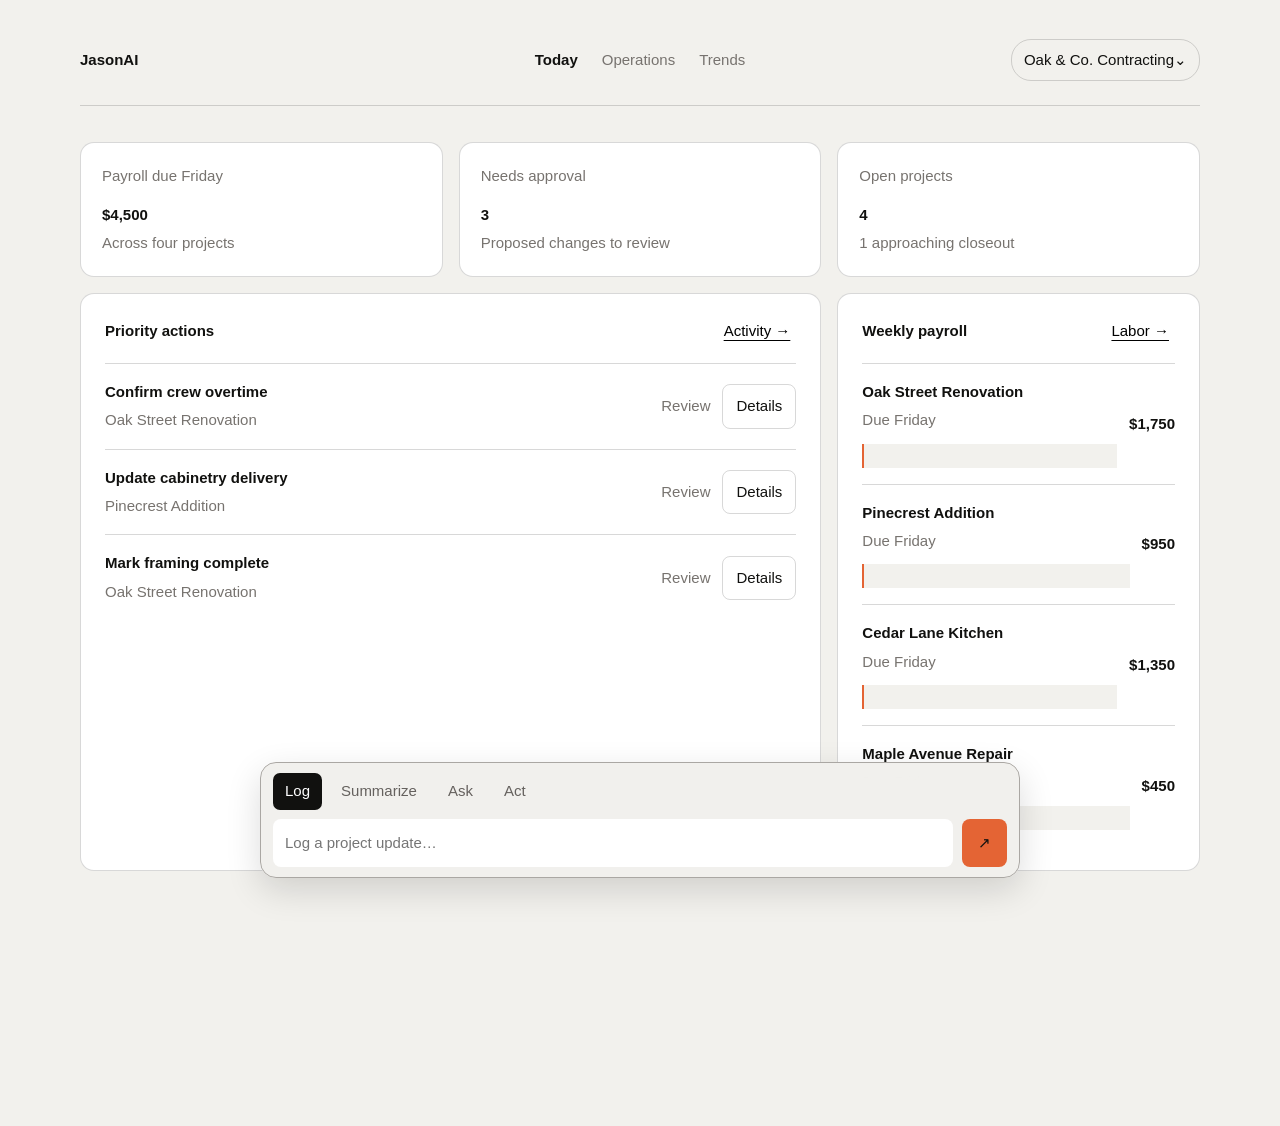
<file: dashboard/index.html>
<!doctype html>
<html lang="en"><head><meta charset="utf-8"><meta name="viewport" content="width=device-width,initial-scale=1"><meta name="robots" content="noindex,nofollow"><title>Operations preview | B2W</title><style>
:root{font-family:Inter,Arial,sans-serif;font-size:16px;color:#171714;background:#f2f1ed;--line:#d1cec8;--orange:#e46434;--green:#39745f;--muted:#66625e}*{box-sizing:border-box}body{margin:0}body,button,input,select{font:inherit}button{cursor:pointer}button:focus-visible,a:focus-visible,input:focus-visible{outline:2px solid var(--orange);outline-offset:3px}a{color:inherit}h1,h2,h3,p{margin:0;font-size:16px;line-height:1.55}h1,h2,h3{font-weight:750}small,.small{font-size:13px;color:var(--muted)}.shell{display:grid;grid-template-columns:214px minmax(0,1fr);min-height:100vh}.rail{border-right:1px solid var(--line);padding:29px 22px;display:flex;flex-direction:column;gap:42px;background:#edeae4}.brand{font-weight:800;letter-spacing:-.03em;text-decoration:none}.brand span{color:var(--orange)}.eyebrow{font-size:12px;letter-spacing:.1em;text-transform:uppercase;font-weight:700;color:var(--muted)}.nav{display:grid;gap:7px}.nav button{background:transparent;border:1px solid transparent;text-align:left;padding:12px;border-radius:8px;color:#55514d}.nav button.active{border-color:var(--line);background:#fff;color:#171714;font-weight:750}.foot{margin-top:auto;border-top:1px solid var(--line);padding-top:18px}.main{padding:30px clamp(20px,4vw,70px) 70px;max-width:1650px;width:100%;margin:0 auto}.top{display:flex;justify-content:space-between;align-items:center;gap:16px;padding-bottom:25px;border-bottom:1px solid var(--line)}.top-actions{display:flex;align-items:center;gap:12px}.chip{border:1px solid var(--line);padding:8px 12px;border-radius:20px;background:#faf9f6;font-size:13px}.primary{background:#171714;color:#fff;border:1px solid #171714;padding:10px 16px;border-radius:8px}.secondary{border:1px solid var(--line);background:white;padding:9px 13px;border-radius:8px}.intro{display:flex;justify-content:space-between;align-items:end;gap:30px;margin:43px 0 27px}.intro p{color:var(--muted);max-width:520px;margin-top:5px}.grid{display:grid;grid-template-columns:repeat(6,minmax(0,1fr));gap:16px}.stat{grid-column:span 2;background:#fff;border:1px solid var(--line);border-radius:14px;padding:21px;min-height:140px}.stat .value{font-size:28px;font-weight:750;letter-spacing:-.04em;margin:15px 0 3px}.stat .value.positive{color:var(--green)}.stat .value.risk{color:#b94235}.panel{background:#fff;border:1px solid var(--line);border-radius:14px;padding:24px;min-width:0}.panel.wide{grid-column:span 4}.panel.side{grid-column:span 2}.panel.full{grid-column:span 6}.panel-head{display:flex;justify-content:space-between;gap:12px;align-items:center;margin-bottom:19px}.panel-head h2{font-weight:750}.link{border:0;background:none;text-decoration:underline;text-underline-offset:4px}.row{display:flex;align-items:center;justify-content:space-between;gap:12px;padding:16px 0;border-top:1px solid #e9e7e2;text-align:left}.row:first-of-type{border-top:none}.grow{flex:1;min-width:0}.grow p{margin-top:4px;color:var(--muted)}.amount{font-variant-numeric:tabular-nums;font-weight:750;white-space:nowrap}.badge{font-size:12px;border-radius:999px;padding:4px 9px;background:#eff0eb;white-space:nowrap}.badge.warn{background:#faede1;color:#9c4a19}.badge.ok{background:#e8f1eb;color:#23533f}.mini{background:#f7f6f2;border-left:2px solid var(--orange);padding:12px;margin-top:11px;color:#55514d}.action-row{display:flex;gap:8px;margin-top:12px;flex-wrap:wrap}.section-label{margin:27px 0 15px}.table-wrap{overflow:auto}.table{width:100%;border-collapse:collapse;min-width:630px;text-align:left}.table th{color:var(--muted);font-size:12px;text-transform:uppercase;letter-spacing:.06em;font-weight:600}.table td,.table th{padding:14px 11px;border-top:1px solid #e9e7e2}.table td:first-child,.table th:first-child{padding-left:0}.table td:last-child,.table th:last-child{padding-right:0;text-align:right}.table tbody tr{cursor:pointer}.table tbody tr:hover{background:#faf9f6}.bar{height:8px;border-radius:20px;background:#ebe7df;overflow:hidden;margin:12px 0}.bar span{display:block;height:100%;background:var(--green)}.project{grid-column:span 3;padding:22px;background:#fff;border:1px solid var(--line);border-radius:14px}.project button{border:0;background:none;text-align:left;width:100%;padding:0}.project .meta{display:flex;justify-content:space-between;gap:12px;margin-bottom:20px}.project .detail{margin-top:15px;border-top:1px solid var(--line);padding-top:14px}.hide{display:none}.notice{background:#fff7ec;border:1px solid #ecd2b3;padding:13px 16px;border-radius:8px;margin-top:18px}.mobile-nav{display:none}.superset{background:#f7f6f2;border:1px dashed #b8b2a8;padding:20px;border-radius:8px;margin-top:14px}.check{accent-color:var(--green)}.muted{color:var(--muted)}@media(max-width:1000px){.shell{grid-template-columns:165px 1fr}.rail{padding:20px 12px}.panel.wide,.panel.side{grid-column:span 6}.project{grid-column:span 6}}@media(max-width:700px){.shell{display:block}.rail{display:none}.mobile-nav{display:flex;position:sticky;top:0;background:#f2f1ed;z-index:10;overflow:auto;border-bottom:1px solid var(--line);padding:10px 14px;gap:8px}.mobile-nav button{white-space:nowrap;border:1px solid var(--line);border-radius:7px;padding:8px 12px;background:white}.mobile-nav button.active{background:#171714;color:#fff}.main{padding:20px 16px 50px}.top{align-items:start}.top-actions .chip{display:none}.intro{margin:28px 0 20px}.stat{grid-column:span 3;padding:14px;min-height:123px}.stat .value{font-size:22px}.panel{padding:17px}.top-actions{gap:6px}.project{grid-column:span 6}}
@media(prefers-reduced-motion:no-preference){.panel,.stat,.project{animation:appear .25s ease both}@keyframes appear{from{opacity:.75;transform:translateY(4px)}to{opacity:1;transform:translateY(0)}}}

/* B2W original site-header and spring transition language */
:root{--ink:#11110f;--silver:#c6c4c0;--silver-deep:#77736f;--paper:#f2f1ed;--orange:#e46434;--green:#e46434;--muted:#77736f;--line:rgba(17,17,15,.16);--ease:cubic-bezier(.2,.8,.2,1);--spring:cubic-bezier(.16,1,.3,1);color:var(--ink);background:var(--paper)}
body{background:var(--paper);font-family:Inter,ui-sans-serif,-apple-system,BlinkMacSystemFont,"Segoe UI",sans-serif;-webkit-font-smoothing:antialiased}
body *{font-size:15px!important;line-height:1.62}
h1,h2,h3,.brand,.site-brand,.value,.amount,strong{font-weight:750}
h1,h2,h3{letter-spacing:normal}
.shell{display:block;min-height:calc(100vh - 105px)}
.rail{display:none}
.site-header{width:min(92vw,1120px);margin:0 auto;min-height:108px;display:grid;grid-template-columns:1fr auto 1fr;align-items:center;gap:28px;border-bottom:1px solid var(--line)}
.site-brand{text-decoration:none;font-weight:750;letter-spacing:-.03em;white-space:nowrap}
.accent-dot{color:var(--orange)}
.site-navigation{display:flex;align-items:center;justify-content:center;gap:22px}
.site-navigation button{color:var(--muted);border:0;background:transparent;padding:8px 0;white-space:nowrap;transition:color .2s var(--ease),transform .22s var(--spring)}
.site-navigation button:hover,.site-navigation button:focus-visible,.site-navigation button.active{color:var(--ink);transform:translateY(-1px);font-weight:750}
.site-return{justify-self:end;text-decoration:none;border:1px solid var(--line);border-radius:999px;padding:8px 13px;white-space:nowrap;transition:background .2s var(--ease),transform .22s var(--spring)}
.site-return:hover{background:#fff;transform:translateY(-1px)}
.main{width:min(92vw,1120px);max-width:none;padding:38px 0 100px}
.top{padding-bottom:17px}
.intro{margin:40px 0 30px}
.intro .eyebrow,#section-eyebrow{display:none}
.stat,.panel,.project{border:1px solid var(--line);box-shadow:none;border-radius:14px}
.stat{min-height:120px}
.stat .value{letter-spacing:0;color:var(--ink)}
.stat .value.positive,.stat .value.risk{color:var(--ink)}
.primary{background:var(--ink);border-color:var(--ink);color:#fff}
.primary:hover{background:var(--orange);border-color:var(--orange);color:var(--ink)}
.secondary,.chip{background:transparent;border-color:var(--line);color:var(--ink)}
.badge,.badge.ok,.badge.warn{background:transparent;color:var(--muted);border:0;padding:0}
.bar{background:#e4e2de}.bar span{background:var(--orange)}
.project .meta{color:var(--muted)}
.mini{border-left-color:var(--orange);background:#f2f1ed}
.eyebrow{letter-spacing:0;text-transform:none;font-weight:400;color:var(--muted)}
.table th{text-transform:none;letter-spacing:0}
.row,.table td,.table th{border-color:var(--line)}
a,.link{text-underline-offset:4px}
#content{animation:viewIn .48s var(--spring) both}
@keyframes viewIn{from{opacity:0;transform:translateY(8px)}to{opacity:1;transform:none}}
.panel,.stat,.project{animation:none!important}
.nav button,.mobile-nav button,.primary,.secondary,.project button{transition:background .2s var(--ease),color .2s var(--ease),transform .22s var(--spring)}
.secondary:hover,.project button:hover{color:var(--orange)}
@media(max-width:900px){.site-header{grid-template-columns:1fr auto;min-height:75px}.site-navigation{display:none}.site-return{justify-self:end}.mobile-nav{display:flex;position:sticky;top:0;z-index:10;background:var(--paper);border-bottom:1px solid var(--line);overflow:auto;padding:12px 4vw;gap:10px}.mobile-nav button{white-space:nowrap;border:1px solid var(--line);padding:8px 14px;background:transparent;border-radius:999px}.mobile-nav button.active{background:var(--ink);color:white;border-color:var(--ink)}}
@media(max-width:700px){.main{width:92vw;padding-top:20px}.site-header{width:92vw}.top-actions .chip{display:none}.stat{min-height:110px}.site-return{padding:7px 10px}}
@media(prefers-reduced-motion:reduce){#content{animation:none!important}*,*:before,*:after{transition-duration:.01ms!important;animation-duration:.01ms!important}}

/* Three-view B2W navigation: move first, reveal second */
.site-header{position:relative;transition:min-height .42s var(--spring),padding .42s var(--spring)}
.site-navigation{transition:transform .42s var(--spring),gap .42s var(--spring)}
.header-spacer{justify-self:end;width:1px;height:1px}
body:has(#page-title) .site-header{min-height:120px}
body:not(.view-moving):has(#page-title) .site-navigation{will-change:transform}
body:has(.nav button[data-page="Today"].active) .site-navigation{transform:translateY(16px)}
body:has(.nav button[data-page="Operations"].active) .site-navigation,
body:has(.nav button[data-page="Analytics"].active) .site-navigation{transform:translateY(0)}
body.view-moving #content,body.view-moving .intro{opacity:0;transform:translateY(8px);transition:opacity .14s ease,transform .14s ease}
body.view-ready #content{animation:none}
body.view-ready #content>.grid>*,
body.view-ready #content>.ops-block,
body.view-ready #content .row,
body.view-ready #content .table tbody tr,
body.view-ready #content .project{
 animation:lineReveal .52s var(--spring) both;
}
body.view-ready #content>.grid>*:nth-child(1),body.view-ready #content>.ops-block:nth-child(1){animation-delay:.05s}
body.view-ready #content>.grid>*:nth-child(2),body.view-ready #content>.ops-block:nth-child(2){animation-delay:.12s}
body.view-ready #content>.grid>*:nth-child(3),body.view-ready #content>.ops-block:nth-child(3){animation-delay:.19s}
body.view-ready #content>.grid>*:nth-child(4){animation-delay:.26s}
body.view-ready #content>.grid>*:nth-child(5){animation-delay:.33s}
body.view-ready #content .row:nth-child(1),body.view-ready #content .table tbody tr:nth-child(1){animation-delay:.12s}
body.view-ready #content .row:nth-child(2),body.view-ready #content .table tbody tr:nth-child(2){animation-delay:.19s}
body.view-ready #content .row:nth-child(3),body.view-ready #content .table tbody tr:nth-child(3){animation-delay:.26s}
body.view-ready #content .row:nth-child(4),body.view-ready #content .table tbody tr:nth-child(4){animation-delay:.33s}
body.view-ready #content .row:nth-child(n+5),body.view-ready #content .table tbody tr:nth-child(n+5){animation-delay:.4s}
@keyframes lineReveal{from{opacity:0;transform:translateY(12px)}to{opacity:1;transform:translateY(0)}}
.ops-block{margin-bottom:46px}.ops-heading{margin:0 0 15px;padding-bottom:12px;border-bottom:1px solid var(--line)}
@media(max-width:900px){body:has(.nav button[data-page="Today"].active) .site-navigation{transform:none}}
@media(prefers-reduced-motion:reduce){.site-header,.site-navigation{transition:none!important}body.view-ready #content *{animation:none!important}}
.site-header,.mobile-nav,.intro{display:none!important}.main{padding-top:32px}.dashboard-header{display:grid;grid-template-columns:1fr auto 1fr;align-items:center;gap:18px;margin-bottom:36px;min-height:74px}.dashboard-header h1{justify-self:start}.dashboard-header>.chip{justify-self:end}.dashboard-navigation{display:flex;align-items:center;gap:24px;justify-content:center}.dashboard-navigation button{border:0;background:transparent;color:var(--muted);padding:8px 0;transition:color .2s var(--ease),transform .22s var(--spring)}.dashboard-navigation button.active{font-weight:750;color:var(--ink)}.dashboard-navigation button:hover{color:var(--orange);transform:translateY(-2px)}body{padding-bottom:155px}.omni-shell{position:fixed;bottom:22px;left:0;width:100%;padding:0 18px;display:flex;justify-content:center;pointer-events:none;z-index:40}.omni{width:min(760px,100%);pointer-events:auto;border:1px solid #aaa7a3;border-radius:16px;background:rgba(241,240,237,.97);backdrop-filter:blur(16px);padding:10px 12px;box-shadow:0 12px 35px rgba(0,0,0,.14)}.omni-modes{display:flex;gap:7px;margin-bottom:9px}.omni-modes button{border:0;background:none;color:#65615e;padding:6px 12px;border-radius:7px}.omni-modes button.selected{background:var(--ink);color:white}#omni-form{display:flex;gap:9px}#omni-input{flex:1;width:100%;min-width:0;padding:12px;border:0;background:#fff;border-radius:8px;color:var(--ink)}.omni-send{border:0;background:var(--orange);color:var(--ink);border-radius:8px;padding:10px 16px}.omni-result{border-top:1px solid var(--line);margin-top:9px;padding:10px 4px;max-height:160px;overflow:auto;white-space:pre-line}@media(max-width:700px){.dashboard-header{grid-template-columns:1fr;gap:5px}.dashboard-navigation{justify-content:flex-start;gap:20px}.dashboard-header>.chip{display:none}.main{padding-top:10px}.omni-shell{bottom:8px;padding:0 8px}.omni-modes{justify-content:space-between}.omni-modes button{padding:6px 9px}}
/* persistent two-theme palette and account dropdown */
.account-wrap{position:relative;justify-self:end}
.account-trigger{cursor:pointer;color:var(--ink);white-space:nowrap}
.account-menu{position:absolute;z-index:60;right:0;top:calc(100% + 9px);width:245px;padding:14px;background:#fff;border:1px solid var(--line);border-radius:12px;box-shadow:0 16px 40px rgba(0,0,0,.13);color:#11110f}
.account-menu[hidden],#account-note[hidden]{display:none}
.account-menu hr{border:0;border-top:1px solid #dedbd7;margin:12px 0}
.account-menu button{display:block;background:transparent;border:0;text-align:left;padding:10px 5px;width:100%;color:inherit;cursor:pointer}
.account-menu button:hover{color:var(--orange)}
.account-caption{padding:0 5px}
#account-note{color:#6e6a65;padding:8px 5px}
body.dark{--ink:#eeeae5;--paper:#151515;--muted:#b4b0ac;--line:rgba(235,232,227,.21);background:#151515;color:#eeeae5}
body.dark .main,body.dark .shell{background:#151515;color:#eeeae5}
body.dark .panel,body.dark .stat,body.dark .project{background:#242424;color:#eeeae5;border-color:#55514d}
body.dark .chip,body.dark .secondary{background:#242424;color:#eeeae5;border-color:#67625d}
body.dark .grow p,body.dark .small,body.dark .muted,body.dark .eyebrow,body.dark .dashboard-navigation button{color:#b4b0ac}
body.dark .dashboard-navigation button.active,body.dark .dashboard-navigation button:hover{color:#fff}
body.dark .row,body.dark .table td,body.dark .table th,body.dark .ops-heading{border-color:#55514d}
body.dark .mini,body.dark .superset{background:#303030;color:#e5e1db}
body.dark .bar{background:#494949}
body.dark .primary{background:#e46434;color:#111;border-color:#e46434}
body.dark .omni{background:rgba(32,32,32,.97);border-color:#666;color:#eee}
body.dark #omni-input{background:#303030;color:#fff}
body.dark .omni-modes button{color:#b4b0ac}
body.dark .omni-modes button.selected{background:#e46434;color:#111}
body.dark .omni-result{color:#eee}
body.dark .account-menu{background:#262626;color:#eee;border-color:#69635d}
body.dark .account-menu hr{border-color:#666}
body.dark .account-menu .muted,body.dark #account-note{color:#b4b0ac}
@media(max-width:700px){.dashboard-header{grid-template-columns:1fr auto}.dashboard-navigation{grid-column:1/-1;grid-row:2}.account-wrap{grid-column:2;grid-row:1}.dashboard-header>.chip{display:initial}.account-menu{right:0}}

/* Deliberate two-phase navigation: outgoing content fully wiped, then incoming revealed. */
@keyframes b2wWipeOut{
 from{clip-path:inset(0 0 0 0);opacity:1}
 to{clip-path:inset(0 0 0 100%);opacity:1}
}
@keyframes b2wWipeIn{
 from{clip-path:inset(0 100% 0 0);opacity:1}
 to{clip-path:inset(0 0 0 0);opacity:1}
}
body.view-exit #content{
 animation:b2wWipeOut .34s cubic-bezier(.2,.8,.2,1) both!important;
 pointer-events:none;
}
body.view-enter #content{
 animation:b2wWipeIn .52s var(--spring) both!important;
 pointer-events:none;
}
/* Avoid replaying the reveal once the incoming view has finished. */
body.view-ready #content>.grid>*,
body.view-ready #content>.ops-block,
body.view-ready #content .row,
body.view-ready #content .table tbody tr,
body.view-ready #content .project{animation:none!important}
body.view-enter #content>.grid>*,
body.view-enter #content>.ops-block,
body.view-enter #content .row,
body.view-enter #content .table tbody tr,
body.view-enter #content .project{
 animation:lineReveal .47s var(--spring) both!important;
}
body.view-enter #content>.grid>*:nth-child(1),
body.view-enter #content>.ops-block:nth-child(1){animation-delay:.04s!important}
body.view-enter #content>.grid>*:nth-child(2),
body.view-enter #content>.ops-block:nth-child(2){animation-delay:.12s!important}
body.view-enter #content>.grid>*:nth-child(3),
body.view-enter #content>.ops-block:nth-child(3){animation-delay:.20s!important}
body.view-enter #content>.grid>*:nth-child(4){animation-delay:.28s!important}
body.view-enter #content>.grid>*:nth-child(5){animation-delay:.36s!important}
body.view-enter #content .row:nth-child(1),
body.view-enter #content .table tbody tr:nth-child(1){animation-delay:.08s!important}
body.view-enter #content .row:nth-child(2),
body.view-enter #content .table tbody tr:nth-child(2){animation-delay:.15s!important}
body.view-enter #content .row:nth-child(3),
body.view-enter #content .table tbody tr:nth-child(3){animation-delay:.22s!important}
body.view-enter #content .row:nth-child(4),
body.view-enter #content .table tbody tr:nth-child(4){animation-delay:.29s!important}
body.view-enter #content .row:nth-child(n+5),
body.view-enter #content .table tbody tr:nth-child(n+5){animation-delay:.36s!important}
@media(prefers-reduced-motion:reduce){
 body.view-exit #content,body.view-enter #content,
 body.view-enter #content *{animation:none!important;clip-path:none!important;transition:none!important}
}

/* Accessible compact header + AI launcher on narrow screens (B2W dashboard). */
.omni-mobile-toggle,.omni-mobile-bar{display:none}
@media(max-width:700px){
  .dashboard-header{
    position:sticky;top:0;z-index:35;
    background:var(--paper);
    display:grid;grid-template-columns:minmax(0,1fr) minmax(0,max-content);
    grid-template-rows:auto auto;
    align-items:center;column-gap:10px;row-gap:4px;
    margin:0 -1px 24px;padding:10px 1px 8px;
    border-bottom:1px solid var(--line);
  }
  body.dark .dashboard-header{background:#151515}
  .dashboard-header h1{grid-column:1;grid-row:1;align-self:center}
  .account-wrap{grid-column:2;grid-row:1;position:relative;min-width:0;max-width:58vw;z-index:36}
  .account-trigger{display:flex;gap:8px;align-items:center;justify-content:space-between;max-width:min(58vw,228px);min-height:44px;padding:8px 11px;overflow:hidden}
  .account-name{overflow:hidden;text-overflow:ellipsis;white-space:nowrap;min-width:0}
  .account-menu{right:0;width:min(260px,88vw);max-width:calc(100vw - 32px)}
  .dashboard-navigation{
    grid-column:1 / -1;grid-row:2;
    width:100%;min-width:0;max-width:100%;
    display:flex;justify-content:space-between;gap:8px;
    overflow-x:auto;overscroll-behavior-x:contain;
    scrollbar-width:none;
    -webkit-overflow-scrolling:touch;
  }
  .dashboard-navigation::-webkit-scrollbar{display:none}
  .dashboard-navigation button{flex:0 0 auto;min-height:44px;padding:9px 6px;white-space:nowrap}
  .omni-shell{bottom:calc(12px + env(safe-area-inset-bottom));right:0;left:0;justify-content:flex-end;padding:0 14px}
  .omni-mobile-toggle{
    pointer-events:auto;display:grid;place-items:center;
    border:1px solid #c8562e;background:var(--orange);color:#11110f;
    border-radius:999px;min-width:58px;min-height:58px;
    font-weight:750;box-shadow:0 7px 24px rgba(0,0,0,.17)
  }
  .omni-shell:not(.is-open) .omni{display:none}
  .omni-shell.is-open .omni-mobile-toggle{display:none}
  .omni-shell.is-open{justify-content:center}
  .omni-shell.is-open .omni{width:100%;max-height:min(75dvh,520px);overflow:auto}
  .omni-mobile-bar{display:flex;align-items:center;justify-content:space-between;min-height:42px;padding:0 4px 8px}
  .omni-mobile-bar button{
    border:1px solid var(--line);border-radius:100%;
    background:transparent;color:inherit;min-width:40px;min-height:40px;cursor:pointer
  }
  .omni-modes button{min-height:44px}
  #omni-input{min-height:44px}
  .omni-send{min-height:44px;min-width:48px}
  body{padding-bottom:90px}
}
@media(prefers-reduced-motion:reduce){
  .omni-mobile-toggle{transition:none!important;animation:none!important}
}
</style></head><body><div class="shell"><aside class="rail"><a href="/" class="brand">B2W<span>.</span> <span style="color:#39745f">/ JasonAI</span></a><div><nav class="nav" id="rail-legacy"></nav></div><div class="foot"><p class="small" style="margin-top:8px">Illustrative contractor data.<br>No real payments or messages.</p><a class="small" href="/" style="display:block;margin-top:15px">← B2W website</a></div></aside><main class="main"><header class="top dashboard-header"><h1>JasonAI</h1><nav class="dashboard-navigation" id="rail-nav" aria-label="Dashboard views"></nav><div class="account-wrap"><button class="account-trigger chip" id="account-trigger" type="button" aria-expanded="false" aria-haspopup="true" aria-controls="account-menu" aria-label="Account: Oak & Co. Contracting"><span class="account-name">Oak & Co. Contracting</span><span aria-hidden="true">⌄</span></button><div class="account-menu" id="account-menu" hidden><div class="account-caption">Oak & Co. Contracting</div><div class="account-caption muted">Demo workspace</div><hr><button id="theme-toggle" type="button" aria-pressed="false">Switch to dark mode</button><button type="button" id="account-details">Account details</button><div id="account-note" hidden>Demo account · No account settings connected.</div></div></div></header><div id="content"></div></main></div><div class="omni-shell" id="omni-shell"><button class="omni-mobile-toggle" id="omni-mobile-toggle" type="button" aria-expanded="false" aria-controls="omni-panel" aria-label="Open JasonAI assistant">AI</button><div class="omni" id="omni-panel" role="region" aria-label="JasonAI assistant"><div class="omni-mobile-bar"><span>JasonAI</span><button id="omni-mobile-close" type="button" aria-label="Close JasonAI assistant">×</button></div><div class="omni-modes"><button data-mode="Log" class="selected">Log</button><button data-mode="Summarize">Summarize</button><button data-mode="Ask">Ask</button><button data-mode="Act">Act</button></div><form id="omni-form"><input id="omni-input" aria-label="JasonAI command" placeholder="Log a project update…" autocomplete="off"><button type="submit" class="omni-send" aria-label="Submit">↗</button></form><div id="omni-result" class="omni-result" hidden aria-live="polite"></div></div></div>
<script>
const names=['Today','Operations','Trends'];let current='Today',expanded='',reviewed=new Set(),paid=new Set();const jobs=[{id:'oak',name:'Oak Street Renovation',status:'In progress',owed:4200,due:1750,detail:'Framing completed. Crew hours need review.',workers:'Marco, Luis, Jamal',progress:70},{id:'pine',name:'Pinecrest Addition',status:'Awaiting materials',owed:1800,due:950,detail:'Cabinetry shipment delayed until Wednesday.',workers:'Omar, Leo',progress:40},{id:'cedar',name:'Cedar Lane Kitchen',status:'In progress',owed:3100,due:1350,detail:'Electrical rough-in scheduled for Tuesday.',workers:'Noah, Luis',progress:55},{id:'maple',name:'Maple Avenue Repair',status:'Closeout',owed:900,due:450,detail:'Final walkthrough pending customer confirmation.',workers:'Marco',progress:95}];const labor=[['Marco','Framing',450,'Oak Street, Maple Ave'],['Luis','Carpentry',400,'Oak Street, Cedar Lane'],['Jamal','Labor',350,'Oak Street'],['Omar','Installation',475,'Pinecrest'],['Noah','Electrical',425,'Cedar Lane']];const events=[{id:'e1',title:'Confirm crew overtime',job:'Oak Street Renovation',source:'Selected WhatsApp update · Today, 9:12 AM',detail:'“Marco and two workers stayed until 6. Please add their extra time.”',state:'Needs review'},{id:'e2',title:'Update cabinetry delivery',job:'Pinecrest Addition',source:'Selected WhatsApp update · Today, 8:40 AM',detail:'“Supplier called. Cabinetry now arriving Wednesday.”',state:'Needs review'},{id:'e3',title:'Mark framing complete',job:'Oak Street Renovation',source:'Selected WhatsApp update · Yesterday, 4:25 PM',detail:'“Framing is done. Ready for next inspection.”',state:'Needs review'}];const money=n=>'$'+n.toLocaleString('en-US');const nav=()=>{for(const id of ['rail-nav'])document.getElementById(id).innerHTML=names.map(n=>'<button class="'+(n===current?'active':'')+'" data-page="'+n+'" type="button">'+n+'</button>').join('')};function stat(label,value,sub,cls=''){return '<article class="stat"><p class="eyebrow">'+label+'</p><div class="value '+cls+'">'+value+'</div><p class="small">'+sub+'</p></article>'}function panel(title,body,kind='full',action=''){return '<section class="panel '+kind+'"><div class="panel-head"><h2>'+title+'</h2>'+action+'</div>'+body+'</section>'}function item(title,sub,right,detail='',key=''){return '<div class="row"><div class="grow"><h3>'+title+'</h3><p class="small">'+sub+'</p>'+(expanded===key?'<div class="mini">'+detail+'</div>':'')+'</div>'+right+(key?'<button class="secondary" data-expand="'+key+'">'+(expanded===key?'Close':'Details')+'</button>':'')+'</div>'}const totalDue=jobs.reduce((s,j)=>s+(paid.has(j.id)?0:j.due),0);function today(){return '<div class="grid">'+stat('Payroll due Friday',money(jobs.reduce((s,j)=>s+(paid.has(j.id)?0:j.due),0)),'Across four projects','risk')+stat('Needs approval',String(events.filter(e=>!reviewed.has(e.id)).length),'Proposed changes to review')+stat('Open projects','4','1 approaching closeout')+panel('Priority actions',events.filter(e=>!reviewed.has(e.id)).map(e=>item(e.title,e.job,'<span class="badge warn">Review</span>',e.detail+'<div class="action-row"><button class="primary" data-approve="'+e.id+'">Approve proposed update</button></div>',e.id)).join('')||'<p class="muted">All proposed actions have been reviewed.</p>','wide','<button class="link" data-page="Operations">Activity →</button>')+panel('Weekly payroll',jobs.map(j=>item(j.name,'Due Friday', '<span class="amount">'+money(paid.has(j.id)?0:j.due)+'</span>')).join(''),'side','<button class="link" data-page="Operations">Labor →</button>')+'</div>'}function projects(){return '<div class="grid">'+jobs.map(j=>'<article class="project"><div class="meta"><span class="eyebrow">'+j.status+'</span><span class="badge '+(j.status==='Awaiting materials'?'warn':'ok')+'">'+j.progress+'% complete</span></div><button data-expand="'+j.id+'"><h3>'+j.name+' ↗</h3><p class="small">Customer balance: '+money(j.owed)+' · Labor due: '+money(j.due)+'</p></button><div class="bar"><span style="width:'+j.progress+'%"></span></div>'+(expanded===j.id?'<div class="detail"><p>'+j.detail+'</p><p class="small" style="margin-top:9px">Assigned: '+j.workers+'</p><div class="action-row"><button class="secondary" data-expand="'+j.id+'">Collapse</button></div></div>':'')+'</article>').join('')+'</div>'}function laborPage(){let rows=labor.map(([name,trade,rate,projects],i)=>'<tr data-expand="worker'+i+'"><td><strong>'+name+'</strong>'+(expanded==='worker'+i?'<div class="mini">Assigned to '+projects+'. Illustration only; validate hours against original messages.</div>':'')+'</td><td>'+trade+'</td><td>'+money(rate)+'</td><td>'+projects+'</td><td>'+money(rate)+'</td></tr>').join('');return '<div class="grid">'+stat('Estimated daily crew cost',money(labor.reduce((s,l)=>s+l[2],0)),'Illustrative day rates')+stat('Outstanding job payroll',money(jobs.reduce((s,j)=>s+(paid.has(j.id)?0:j.due),0)),'Friday cutoff','risk')+stat('Payments recorded',money(jobs.reduce((s,j)=>s+(paid.has(j.id)?j.due:0),0)),'Demo-state only','positive')+panel('Workers · illustrative daily rates','<div class="table-wrap"><table class="table"><thead><tr><th>Worker</th><th>Trade</th><th>Daily rate</th><th>Assigned projects</th><th>Today</th></tr></thead><tbody>'+rows+'</tbody></table></div>')+panel('Friday payment checklist',jobs.map(j=>item(j.name,j.workers,'<span class="amount">'+money(j.due)+'</span>',paid.has(j.id)?'Recorded as paid in this local demo.':'<div class="action-row"><button class="primary" data-pay="'+j.id+'">Mark as paid (demo)</button></div>',j.id)).join(''))+'</div>'}function activity(){return '<div class="grid">'+panel('Proposed changes',events.map(e=>item(e.title,e.source+' · '+e.job,'<span class="badge '+(reviewed.has(e.id)?'ok':'warn')+'">'+(reviewed.has(e.id)?'Approved':'Needs review')+'</span>',e.detail+'<div class="action-row">'+(!reviewed.has(e.id)?'<button class="primary" data-approve="'+e.id+'">Approve</button><button class="secondary" data-reject="'+e.id+'">Reject</button>':'<span class="badge ok">Reviewed in demo</span>')+'</div>',e.id)).join(''))+'</div>'}function operations(){return '<div class="ops-block"><h2 class="ops-heading">Projects</h2>'+projects()+'</div><div class="ops-block"><h2 class="ops-heading">Labor</h2>'+laborPage()+'</div><div class="ops-block"><h2 class="ops-heading">Activity</h2>'+activity()+'</div>'}function trends(){return '<div class="grid">'+stat('Committed labor',money(jobs.reduce((s,j)=>s+j.due,0)),'Current illustrative snapshot')+stat('Customer balances',money(jobs.reduce((s,j)=>s+j.owed,0)),'Across four projects')+stat('Active jobs','4','One pending closeout')+panel('Payroll by project',jobs.map(j=>'<div class="row"><div class="grow"><h3>'+j.name+'</h3><div class="bar"><span style="width:'+(j.due/1750*100)+'%"></span></div></div><strong>'+money(j.due)+'</strong></div>').join(''),'wide')+panel('Apache Superset compatibility','<p>Superset can power read-only analytics and embedded charts here. Payroll editing, message provenance, approvals and project actions remain custom React/JS application workflows.</p><div class="superset"><p class="eyebrow">Integration placeholder</p><p class="small">Replace this region with an embedded Superset dashboard after configuring a Superset instance, allowed origins, row-level security and server-issued guest tokens.</p></div>','side')+'</div>'}const subtitles={Today:'The commitments, payments and updates that need your attention.',Operations:'Projects, workforce, payment commitments and reviewable activity.',Trends:'An operational reporting surface designed to accommodate Apache Superset.'};function render(){nav();document.getElementById('content').innerHTML=({Today:today,Operations:operations,Trends:trends})[current]();}let transitionTimer=0;
let transitionPhase='idle';
let requestedView=current;
const reduceMotion=window.matchMedia('(prefers-reduced-motion: reduce)');
function switchView(view){
 if(!names.includes(view))return;
 requestedView=view;
 if(transitionPhase!=='idle')return;
 if(view===current)return;
 const content=document.getElementById('content');
 document.body.classList.remove('view-ready','view-enter','view-moving');
 if(reduceMotion.matches){
  current=requestedView;expanded='';render();
  document.body.classList.add('view-ready');
  return;
 }
 // Phase one: keep the OLD screen in the DOM until its full wipe finishes.
 transitionPhase='exiting';
 content.setAttribute('aria-busy','true');
 document.body.classList.add('view-exit');
 transitionTimer=window.setTimeout(()=>{
  // Phase two: the previous view is completely clipped before any new DOM is mounted.
  if(requestedView!==current){
   current=requestedView;expanded='';render();
  }
  document.body.classList.add('view-enter');
  document.body.classList.remove('view-exit');
  transitionPhase='entering';
  // Phase three: reveal the incoming screen, then release interaction.
  transitionTimer=window.setTimeout(()=>{
   document.body.classList.remove('view-enter');
   document.body.classList.add('view-ready');
   content.removeAttribute('aria-busy');
   transitionPhase='idle';
   if(requestedView!==current)switchView(requestedView);
  },630);
 },340);
}
document.addEventListener('click',e=>{const t=e.target.closest('[data-page],[data-expand],[data-approve],[data-reject],[data-pay]');if(!t)return;
 if(t.dataset.page){switchView(t.dataset.page);return}
 if(t.dataset.expand){expanded=expanded===t.dataset.expand?'':t.dataset.expand}
 else if(t.dataset.approve){reviewed.add(t.dataset.approve);expanded=''}
 else if(t.dataset.reject){reviewed.add(t.dataset.reject);expanded=''}
 else if(t.dataset.pay){paid.add(t.dataset.pay);expanded=''}
 render()
});render();document.body.classList.add('view-ready');
let omniMode='Log';const placeholders={Log:'Log a project update…',Summarize:'Summarize projects or payroll…',Ask:'Ask about a job or payment…',Act:'Prepare an action for approval…'};
document.querySelectorAll('[data-mode]').forEach(b=>b.addEventListener('click',()=>{omniMode=b.dataset.mode;document.querySelectorAll('[data-mode]').forEach(x=>x.classList.toggle('selected',x===b));document.getElementById('omni-input').placeholder=placeholders[omniMode];document.getElementById('omni-result').hidden=true;document.getElementById('omni-input').focus()}));
document.getElementById('omni-form').addEventListener('submit',e=>{e.preventDefault();const q=document.getElementById('omni-input').value.trim(),r=document.getElementById('omni-result');r.hidden=false;if(!q){r.textContent='Enter an update or question.';return}const due=jobs.reduce((n,j)=>n+(paid.has(j.id)?0:j.due),0),pending=events.filter(x=>!reviewed.has(x.id)).length;r.textContent=({Log:'Draft captured locally. No records changed: ',Summarize:'Illustrative summary: '+jobs.length+' projects, '+money(due)+' payroll due, '+pending+' pending reviews. Prompt: ',Ask:'Demo data only. '+jobs.length+' jobs and '+pending+' reviews. Connected answers are not enabled. Question: ',Act:'Proposed action requires owner approval; no external actions executed: '})[omniMode]+q});

const accountTrigger=document.getElementById('account-trigger'),accountMenu=document.getElementById('account-menu'),themeToggle=document.getElementById('theme-toggle');
function setDark(on){document.body.classList.toggle('dark',on);localStorage.setItem('b2w-dashboard-theme',on?'dark':'light');themeToggle.textContent=on?'Switch to light mode':'Switch to dark mode';themeToggle.setAttribute('aria-pressed',String(on))}
setDark(localStorage.getItem('b2w-dashboard-theme')==='dark');
function closeAccount(){accountMenu.hidden=true;accountTrigger.setAttribute('aria-expanded','false')}
accountTrigger.addEventListener('click',()=>{const open=accountMenu.hidden;accountMenu.hidden=!open;accountTrigger.setAttribute('aria-expanded',String(open))});
themeToggle.addEventListener('click',()=>setDark(!document.body.classList.contains('dark')));
document.getElementById('account-details').addEventListener('click',()=>document.getElementById('account-note').hidden=false);
document.addEventListener('click',event=>{if(!event.target.closest('.account-wrap'))closeAccount()});
document.addEventListener('keydown',event=>{if(event.key==='Escape')closeAccount()});

/* Mobile omnibar visibility: collapsed by default; keep desktop composer unchanged. */
const mobileAIQuery=window.matchMedia('(max-width:700px)');
const omniShell=document.getElementById('omni-shell');
const omniPanel=document.getElementById('omni-panel');
const omniMobileToggle=document.getElementById('omni-mobile-toggle');
const omniMobileClose=document.getElementById('omni-mobile-close');
function setMobileAI(open,returnFocus=false){
  const shouldOpen=mobileAIQuery.matches&&open;
  omniShell.classList.toggle('is-open',shouldOpen);
  omniMobileToggle.setAttribute('aria-expanded',String(shouldOpen));
  const collapsed=mobileAIQuery.matches&&!shouldOpen;
  omniPanel.inert=collapsed;
  if(collapsed)omniPanel.setAttribute('aria-hidden','true');
  else omniPanel.removeAttribute('aria-hidden');
  if(shouldOpen)document.getElementById('omni-input').focus();
  else if(returnFocus&&mobileAIQuery.matches)omniMobileToggle.focus();
}
omniMobileToggle.addEventListener('click',()=>setMobileAI(true));
omniMobileClose.addEventListener('click',()=>setMobileAI(false,true));
mobileAIQuery.addEventListener('change',()=>setMobileAI(false));
document.addEventListener('keydown',event=>{
  if(event.key==='Escape'&&omniShell.classList.contains('is-open'))setMobileAI(false,true);
});
document.addEventListener('click',event=>{
  if(mobileAIQuery.matches&&omniShell.classList.contains('is-open')&&!event.target.closest('#omni-shell'))setMobileAI(false);
});
setMobileAI(false);
</script></body></html>
</file>
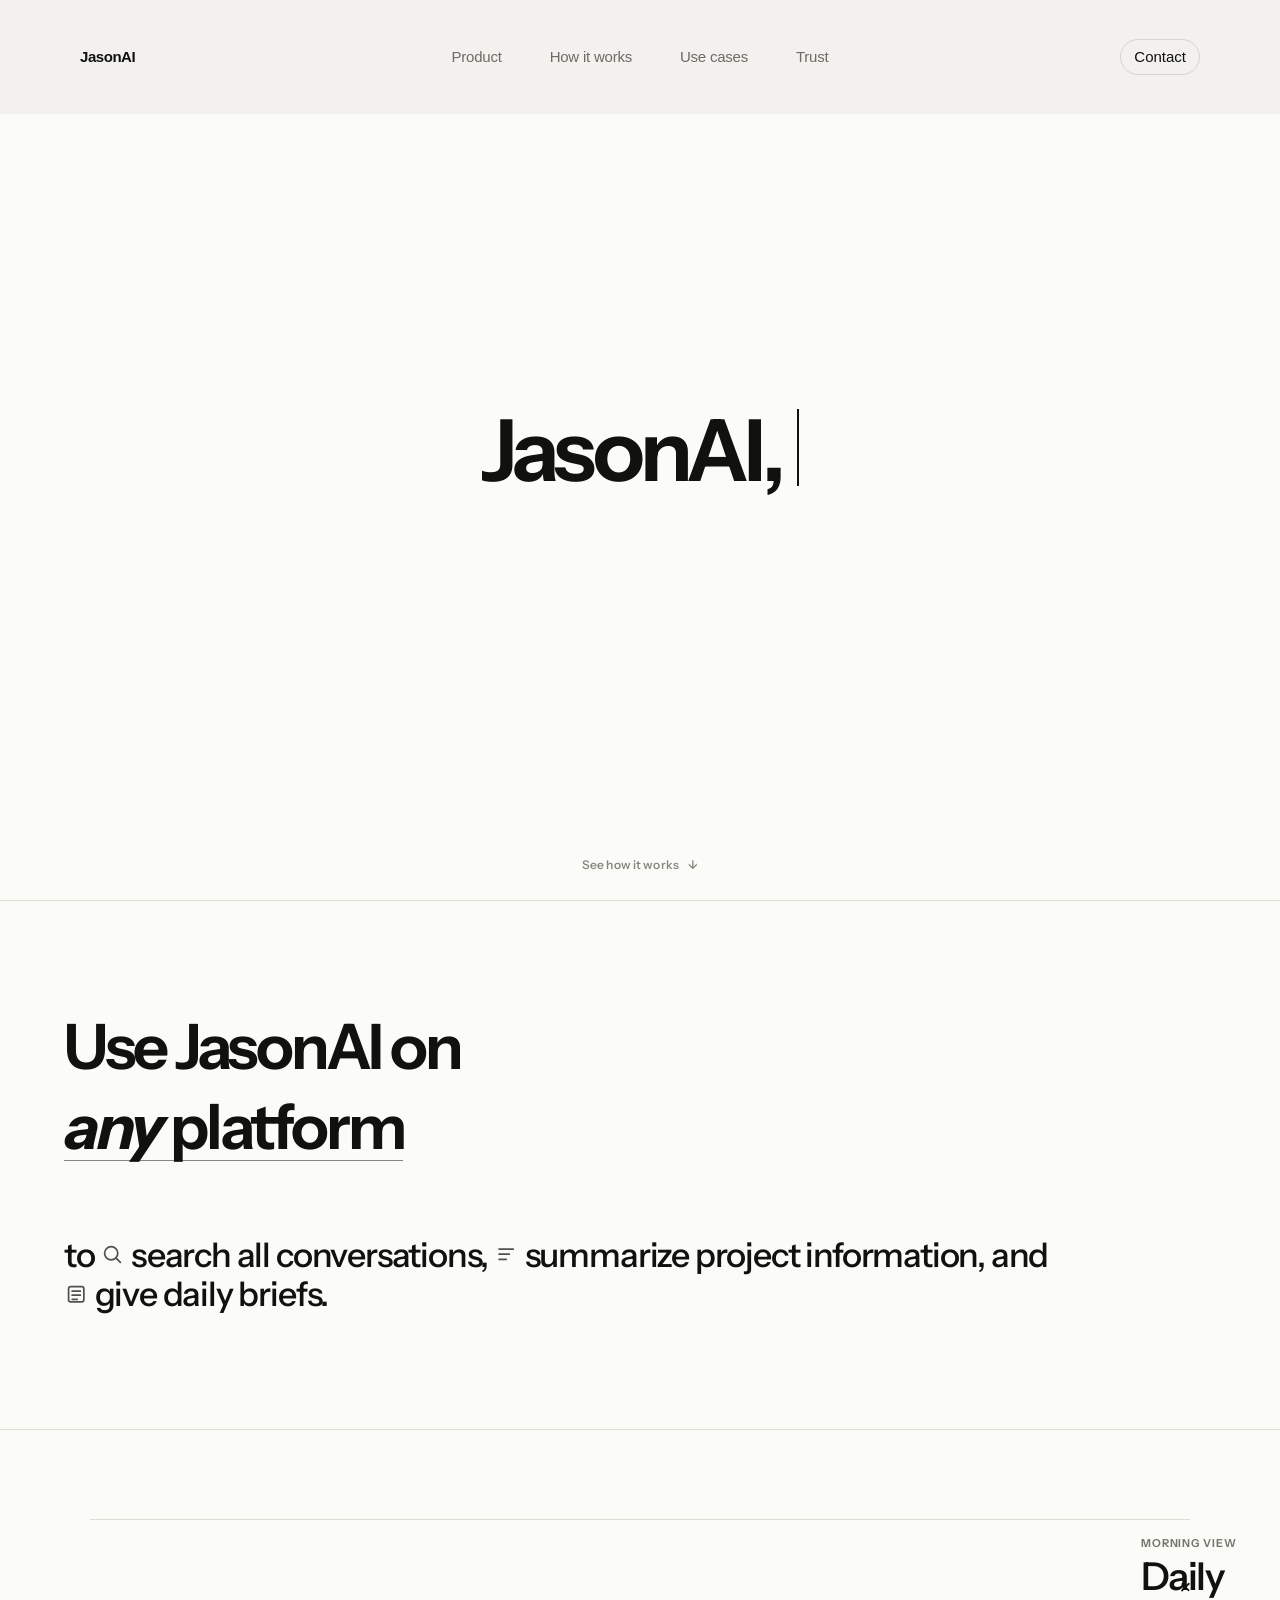
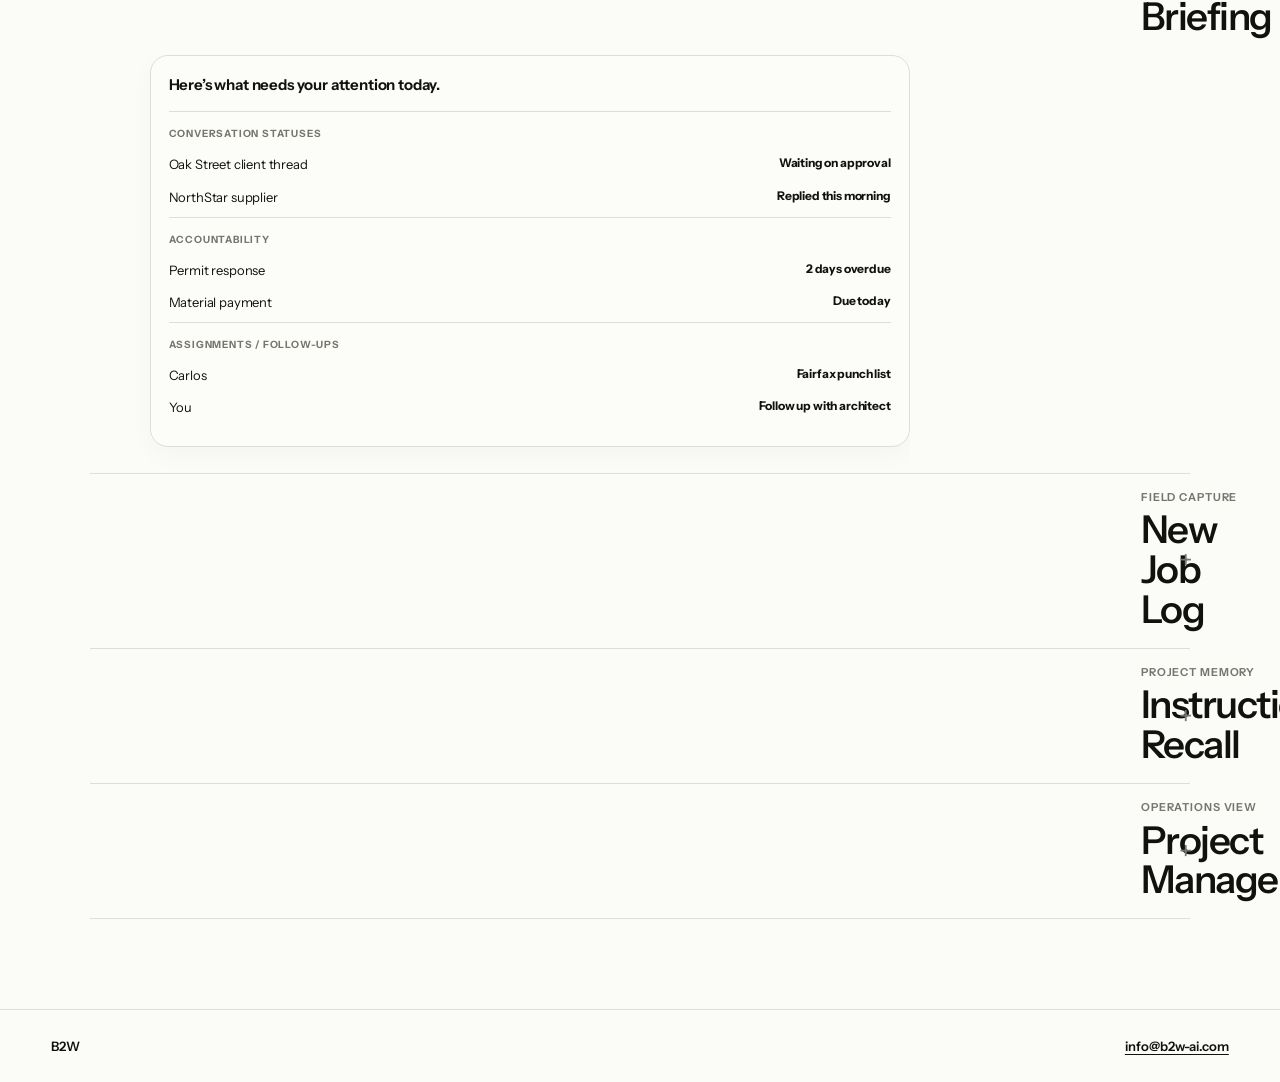
<file: jasonai/index.html>
<!DOCTYPE html>

<html lang="en">
<head>
<meta charset="utf-8"/>
<meta content="width=device-width, initial-scale=1.0" name="viewport"/>
<meta content="#fbfbf7" name="theme-color"/>
<title>Executive Secretary for General Contractors</title>
<style>
    :root{
      --bg:#fbfbf7;
      --ink:#11110f;
      --muted:#76766f;
      --line:#deded6;
    }

    *{box-sizing:border-box}

    html{
      scroll-behavior:smooth;
      background:var(--bg);
    }

    body{
      margin:0;
      background:var(--bg);
      color:var(--ink);
      font-family:Inter, ui-sans-serif, -apple-system, BlinkMacSystemFont, "Segoe UI", sans-serif;
      -webkit-font-smoothing:antialiased;
      text-rendering:optimizeLegibility;
      overflow-x:hidden;
    }

    section{width:100%}


    .site-header{
      position:fixed;
      top:0;
      left:0;
      right:0;
      z-index:40;
      display:flex;
      align-items:center;
      justify-content:space-between;
      min-height:66px;
      padding:18px clamp(20px,4vw,56px);
      background:rgba(251,251,247,.86);
      backdrop-filter:blur(14px);
      -webkit-backdrop-filter:blur(14px);
      border-bottom:1px solid rgba(222,222,214,.72);
    }

    .site-brand{
      font-size:18px;
      font-weight:700;
      letter-spacing:-.025em;
    }

    .site-cta{
      display:inline-flex;
      align-items:center;
      justify-content:center;
      min-height:38px;
      padding:0 15px;
      border:1px solid var(--ink);
      border-radius:999px;
      color:var(--ink);
      text-decoration:none;
      font-size:13px;
      font-weight:600;
      transition:background .2s ease,color .2s ease,transform .2s ease;
    }

    .site-cta:hover{
      background:var(--ink);
      color:var(--bg);
      transform:translateY(-1px);
    }

    .scroll-cta{
      position:absolute;
      left:50%;
      bottom:28px;
      transform:translateX(-50%);
      display:inline-flex;
      align-items:center;
      justify-content:center;
      gap:9px;
      color:var(--muted);
      text-decoration:none;
      font-size:12px;
      font-weight:560;
      letter-spacing:.01em;
      opacity:.88;
      transition:color .2s ease,opacity .2s ease;
    }

    .scroll-cta:hover{
      color:var(--ink);
      opacity:1;
    }

    .scroll-arrow{
      display:inline-block;
      animation:scrollNudge 1.8s ease-in-out infinite;
    }

    @keyframes scrollNudge{
      0%,100%{transform:translateY(-1px)}
      50%{transform:translateY(3px)}
    }

    .site-footer{
      display:flex;
      align-items:center;
      justify-content:space-between;
      gap:24px;
      padding:28px clamp(20px,4vw,56px);
      border-top:1px solid var(--line);
      background:var(--bg);
      color:var(--ink);
      font-size:13px;
      font-weight:600;
    }

    .site-footer a{
      color:var(--ink);
      text-decoration:underline;
      text-underline-offset:3px;
      text-decoration-thickness:1px;
    }

    @media(max-width:640px){
      .site-header{
        min-height:56px;
        padding:14px 16px;
      }

      .scroll-cta{
        bottom:18px;
      }

      .site-footer{
        padding:22px 16px;
      }
    }

    /* Landing */
    .hero{
      min-height:100svh;
      position:relative;
      display:flex;
      align-items:center;
      justify-content:center;
      padding:clamp(84px,8vw,112px) clamp(28px,6vw,88px) clamp(84px,8vw,112px);
    }

    .stage{
      width:min(1380px,92vw);
      min-height:48vh;
      display:flex;
      align-items:center;
      justify-content:center;
    }

    .prompt-line{
      max-width:1320px;
      font-size:clamp(48px,6.7vw,114px);
      line-height:.98;
      letter-spacing:-.055em;
      font-weight:650;
      text-wrap:balance;
    }

    .prefix{
      white-space:nowrap;
    }

    .dynamic::after{
      content:"";
      animation:typeCycle 24s linear infinite;
    }

    .cursor{
      display:inline-block;
      width:.026em;
      height:.9em;
      margin-left:.055em;
      vertical-align:-.06em;
      background:currentColor;
      animation:cursorBlink .78s steps(1,end) infinite;
    }

    @keyframes cursorBlink{
      0%,48%{opacity:.9}
      49%,100%{opacity:0}
    }

    @keyframes typeCycle{
      0.000%{content:"";}
      0.277%{content:"w";}
      0.554%{content:"wh";}
      0.831%{content:"who";}
      1.108%{content:"who ";}
      1.385%{content:"who n";}
      1.662%{content:"who ne";}
      1.939%{content:"who nee";}
      2.216%{content:"who need";}
      2.493%{content:"who needs";}
      2.770%{content:"who needs ";}
      3.047%{content:"who needs t";}
      3.324%{content:"who needs to";}
      3.601%{content:"who needs to ";}
      3.878%{content:"who needs to g";}
      4.155%{content:"who needs to ge";}
      4.432%{content:"who needs to get";}
      4.709%{content:"who needs to get ";}
      4.986%{content:"who needs to get p";}
      5.263%{content:"who needs to get pa";}
      5.540%{content:"who needs to get pai";}
      5.817%{content:"who needs to get paid";}
      6.094%{content:"who needs to get paid ";}
      6.371%{content:"who needs to get paid t";}
      6.648%{content:"who needs to get paid th";}
      6.925%{content:"who needs to get paid thi";}
      7.202%{content:"who needs to get paid this";}
      7.479%{content:"who needs to get paid this ";}
      7.756%{content:"who needs to get paid this w";}
      8.033%{content:"who needs to get paid this we";}
      8.310%{content:"who needs to get paid this wee";}
      8.587%{content:"who needs to get paid this week";}
      8.864%{content:"who needs to get paid this week?";}
      9.141%{content:"who needs to get paid this week?";}
      9.418%{content:"who needs to get paid this week?";}
      9.695%{content:"who needs to get paid this week?";}
      9.972%{content:"who needs to get paid this week?";}
      10.249%{content:"who needs to get paid this week?";}
      10.526%{content:"who needs to get paid this week?";}
      10.803%{content:"who needs to get paid this week?";}
      11.080%{content:"who needs to get paid this week?";}
      11.357%{content:"who needs to get paid this week?";}
      11.634%{content:"who needs to get paid this week?";}
      11.911%{content:"who needs to get paid this week";}
      12.188%{content:"who needs to get paid this wee";}
      12.465%{content:"who needs to get paid this we";}
      12.742%{content:"who needs to get paid this w";}
      13.019%{content:"who needs to get paid this ";}
      13.296%{content:"who needs to get paid this";}
      13.573%{content:"who needs to get paid thi";}
      13.850%{content:"who needs to get paid th";}
      14.127%{content:"who needs to get paid t";}
      14.404%{content:"who needs to get paid ";}
      14.681%{content:"who needs to get paid";}
      14.958%{content:"who needs to get pai";}
      15.235%{content:"who needs to get pa";}
      15.512%{content:"who needs to get p";}
      15.789%{content:"who needs to get ";}
      16.066%{content:"who needs to get";}
      16.343%{content:"who needs to ge";}
      16.620%{content:"who needs to g";}
      16.898%{content:"who needs to ";}
      17.175%{content:"who needs to";}
      17.452%{content:"who needs t";}
      17.729%{content:"who needs ";}
      18.006%{content:"who needs";}
      18.283%{content:"who need";}
      18.560%{content:"who nee";}
      18.837%{content:"who ne";}
      19.114%{content:"who n";}
      19.391%{content:"who ";}
      19.668%{content:"who";}
      19.945%{content:"wh";}
      20.222%{content:"w";}
      20.499%{content:"";}
      20.776%{content:"";}
      21.053%{content:"";}
      21.330%{content:"";}
      21.607%{content:"";}
      21.884%{content:"";}
      22.161%{content:"w";}
      22.438%{content:"wh";}
      22.715%{content:"whi";}
      22.992%{content:"whic";}
      23.269%{content:"which";}
      23.546%{content:"which ";}
      23.823%{content:"which o";}
      24.100%{content:"which of";}
      24.377%{content:"which of ";}
      24.654%{content:"which of m";}
      24.931%{content:"which of my";}
      25.208%{content:"which of my ";}
      25.485%{content:"which of my p";}
      25.762%{content:"which of my pr";}
      26.039%{content:"which of my pro";}
      26.316%{content:"which of my proj";}
      26.593%{content:"which of my proje";}
      26.870%{content:"which of my projec";}
      27.147%{content:"which of my project";}
      27.424%{content:"which of my projects";}
      27.701%{content:"which of my projects ";}
      27.978%{content:"which of my projects h";}
      28.255%{content:"which of my projects ha";}
      28.532%{content:"which of my projects hav";}
      28.809%{content:"which of my projects have";}
      29.086%{content:"which of my projects have ";}
      29.363%{content:"which of my projects have o";}
      29.640%{content:"which of my projects have ou";}
      29.917%{content:"which of my projects have out";}
      30.194%{content:"which of my projects have outs";}
      30.471%{content:"which of my projects have outst";}
      30.748%{content:"which of my projects have outsta";}
      31.025%{content:"which of my projects have outstan";}
      31.302%{content:"which of my projects have outstand";}
      31.579%{content:"which of my projects have outstandi";}
      31.856%{content:"which of my projects have outstandin";}
      32.133%{content:"which of my projects have outstanding";}
      32.410%{content:"which of my projects have outstanding ";}
      32.687%{content:"which of my projects have outstanding p";}
      32.964%{content:"which of my projects have outstanding pa";}
      33.241%{content:"which of my projects have outstanding pay";}
      33.518%{content:"which of my projects have outstanding paym";}
      33.795%{content:"which of my projects have outstanding payme";}
      34.072%{content:"which of my projects have outstanding paymen";}
      34.349%{content:"which of my projects have outstanding payment";}
      34.626%{content:"which of my projects have outstanding payments";}
      34.903%{content:"which of my projects have outstanding payments?";}
      35.180%{content:"which of my projects have outstanding payments?";}
      35.457%{content:"which of my projects have outstanding payments?";}
      35.734%{content:"which of my projects have outstanding payments?";}
      36.011%{content:"which of my projects have outstanding payments?";}
      36.288%{content:"which of my projects have outstanding payments?";}
      36.565%{content:"which of my projects have outstanding payments?";}
      36.842%{content:"which of my projects have outstanding payments?";}
      37.119%{content:"which of my projects have outstanding payments?";}
      37.396%{content:"which of my projects have outstanding payments?";}
      37.673%{content:"which of my projects have outstanding payments?";}
      37.950%{content:"which of my projects have outstanding payments";}
      38.227%{content:"which of my projects have outstanding payment";}
      38.504%{content:"which of my projects have outstanding paymen";}
      38.781%{content:"which of my projects have outstanding payme";}
      39.058%{content:"which of my projects have outstanding paym";}
      39.335%{content:"which of my projects have outstanding pay";}
      39.612%{content:"which of my projects have outstanding pa";}
      39.889%{content:"which of my projects have outstanding p";}
      40.166%{content:"which of my projects have outstanding ";}
      40.443%{content:"which of my projects have outstanding";}
      40.720%{content:"which of my projects have outstandin";}
      40.997%{content:"which of my projects have outstandi";}
      41.274%{content:"which of my projects have outstand";}
      41.551%{content:"which of my projects have outstan";}
      41.828%{content:"which of my projects have outsta";}
      42.105%{content:"which of my projects have outst";}
      42.382%{content:"which of my projects have outs";}
      42.659%{content:"which of my projects have out";}
      42.936%{content:"which of my projects have ou";}
      43.213%{content:"which of my projects have o";}
      43.490%{content:"which of my projects have ";}
      43.767%{content:"which of my projects have";}
      44.044%{content:"which of my projects hav";}
      44.321%{content:"which of my projects ha";}
      44.598%{content:"which of my projects h";}
      44.875%{content:"which of my projects ";}
      45.152%{content:"which of my projects";}
      45.429%{content:"which of my project";}
      45.706%{content:"which of my projec";}
      45.983%{content:"which of my proje";}
      46.260%{content:"which of my proj";}
      46.537%{content:"which of my pro";}
      46.814%{content:"which of my pr";}
      47.091%{content:"which of my p";}
      47.368%{content:"which of my ";}
      47.645%{content:"which of my";}
      47.922%{content:"which of m";}
      48.199%{content:"which of ";}
      48.476%{content:"which of";}
      48.753%{content:"which o";}
      49.030%{content:"which ";}
      49.307%{content:"which";}
      49.584%{content:"whic";}
      49.861%{content:"whi";}
      50.139%{content:"wh";}
      50.416%{content:"w";}
      50.693%{content:"";}
      50.970%{content:"";}
      51.247%{content:"";}
      51.524%{content:"";}
      51.801%{content:"";}
      52.078%{content:"";}
      52.355%{content:"w";}
      52.632%{content:"wh";}
      52.909%{content:"whe";}
      53.186%{content:"wher";}
      53.463%{content:"where";}
      53.740%{content:"where ";}
      54.017%{content:"where a";}
      54.294%{content:"where ar";}
      54.571%{content:"where are";}
      54.848%{content:"where are ";}
      55.125%{content:"where are a";}
      55.402%{content:"where are ar";}
      55.679%{content:"where are are";}
      55.956%{content:"where are area";}
      56.233%{content:"where are areas";}
      56.510%{content:"where are areas ";}
      56.787%{content:"where are areas o";}
      57.064%{content:"where are areas of";}
      57.341%{content:"where are areas of ";}
      57.618%{content:"where are areas of r";}
      57.895%{content:"where are areas of ri";}
      58.172%{content:"where are areas of ris";}
      58.449%{content:"where are areas of risk";}
      58.726%{content:"where are areas of risk ";}
      59.003%{content:"where are areas of risk a";}
      59.280%{content:"where are areas of risk ac";}
      59.557%{content:"where are areas of risk acr";}
      59.834%{content:"where are areas of risk acro";}
      60.111%{content:"where are areas of risk acros";}
      60.388%{content:"where are areas of risk across";}
      60.665%{content:"where are areas of risk across ";}
      60.942%{content:"where are areas of risk across a";}
      61.219%{content:"where are areas of risk across al";}
      61.496%{content:"where are areas of risk across all";}
      61.773%{content:"where are areas of risk across all ";}
      62.050%{content:"where are areas of risk across all p";}
      62.327%{content:"where are areas of risk across all pr";}
      62.604%{content:"where are areas of risk across all pro";}
      62.881%{content:"where are areas of risk across all proj";}
      63.158%{content:"where are areas of risk across all proje";}
      63.435%{content:"where are areas of risk across all projec";}
      63.712%{content:"where are areas of risk across all project";}
      63.989%{content:"where are areas of risk across all projects";}
      64.266%{content:"where are areas of risk across all projects?";}
      64.543%{content:"where are areas of risk across all projects?";}
      64.820%{content:"where are areas of risk across all projects?";}
      65.097%{content:"where are areas of risk across all projects?";}
      65.374%{content:"where are areas of risk across all projects?";}
      65.651%{content:"where are areas of risk across all projects?";}
      65.928%{content:"where are areas of risk across all projects?";}
      66.205%{content:"where are areas of risk across all projects?";}
      66.482%{content:"where are areas of risk across all projects?";}
      66.759%{content:"where are areas of risk across all projects?";}
      67.036%{content:"where are areas of risk across all projects?";}
      67.313%{content:"where are areas of risk across all projects";}
      67.590%{content:"where are areas of risk across all project";}
      67.867%{content:"where are areas of risk across all projec";}
      68.144%{content:"where are areas of risk across all proje";}
      68.421%{content:"where are areas of risk across all proj";}
      68.698%{content:"where are areas of risk across all pro";}
      68.975%{content:"where are areas of risk across all pr";}
      69.252%{content:"where are areas of risk across all p";}
      69.529%{content:"where are areas of risk across all ";}
      69.806%{content:"where are areas of risk across all";}
      70.083%{content:"where are areas of risk across al";}
      70.360%{content:"where are areas of risk across a";}
      70.637%{content:"where are areas of risk across ";}
      70.914%{content:"where are areas of risk across";}
      71.191%{content:"where are areas of risk acros";}
      71.468%{content:"where are areas of risk acro";}
      71.745%{content:"where are areas of risk acr";}
      72.022%{content:"where are areas of risk ac";}
      72.299%{content:"where are areas of risk a";}
      72.576%{content:"where are areas of risk ";}
      72.853%{content:"where are areas of risk";}
      73.130%{content:"where are areas of ris";}
      73.407%{content:"where are areas of ri";}
      73.684%{content:"where are areas of r";}
      73.961%{content:"where are areas of ";}
      74.238%{content:"where are areas of";}
      74.515%{content:"where are areas o";}
      74.792%{content:"where are areas ";}
      75.069%{content:"where are areas";}
      75.346%{content:"where are area";}
      75.623%{content:"where are are";}
      75.900%{content:"where are ar";}
      76.177%{content:"where are a";}
      76.454%{content:"where are ";}
      76.731%{content:"where are";}
      77.008%{content:"where ar";}
      77.285%{content:"where a";}
      77.562%{content:"where ";}
      77.839%{content:"where";}
      78.116%{content:"wher";}
      78.393%{content:"whe";}
      78.670%{content:"wh";}
      78.947%{content:"w";}
      79.224%{content:"";}
      79.501%{content:"";}
      79.778%{content:"";}
      80.055%{content:"";}
      80.332%{content:"";}
      80.609%{content:"";}
      80.886%{content:"w";}
      81.163%{content:"wh";}
      81.440%{content:"wha";}
      81.717%{content:"what";}
      81.994%{content:"what ";}
      82.271%{content:"what d";}
      82.548%{content:"what do";}
      82.825%{content:"what do ";}
      83.102%{content:"what do I";}
      83.380%{content:"what do I ";}
      83.657%{content:"what do I o";}
      83.934%{content:"what do I ow";}
      84.211%{content:"what do I owe";}
      84.488%{content:"what do I owe ";}
      84.765%{content:"what do I owe f";}
      85.042%{content:"what do I owe fo";}
      85.319%{content:"what do I owe for";}
      85.596%{content:"what do I owe for ";}
      85.873%{content:"what do I owe for m";}
      86.150%{content:"what do I owe for ma";}
      86.427%{content:"what do I owe for mat";}
      86.704%{content:"what do I owe for mate";}
      86.981%{content:"what do I owe for mater";}
      87.258%{content:"what do I owe for materi";}
      87.535%{content:"what do I owe for materia";}
      87.812%{content:"what do I owe for material";}
      88.089%{content:"what do I owe for materials";}
      88.366%{content:"what do I owe for materials?";}
      88.643%{content:"what do I owe for materials?";}
      88.920%{content:"what do I owe for materials?";}
      89.197%{content:"what do I owe for materials?";}
      89.474%{content:"what do I owe for materials?";}
      89.751%{content:"what do I owe for materials?";}
      90.028%{content:"what do I owe for materials?";}
      90.305%{content:"what do I owe for materials?";}
      90.582%{content:"what do I owe for materials?";}
      90.859%{content:"what do I owe for materials?";}
      91.136%{content:"what do I owe for materials?";}
      91.413%{content:"what do I owe for materials";}
      91.690%{content:"what do I owe for material";}
      91.967%{content:"what do I owe for materia";}
      92.244%{content:"what do I owe for materi";}
      92.521%{content:"what do I owe for mater";}
      92.798%{content:"what do I owe for mate";}
      93.075%{content:"what do I owe for mat";}
      93.352%{content:"what do I owe for ma";}
      93.629%{content:"what do I owe for m";}
      93.906%{content:"what do I owe for ";}
      94.183%{content:"what do I owe for";}
      94.460%{content:"what do I owe fo";}
      94.737%{content:"what do I owe f";}
      95.014%{content:"what do I owe ";}
      95.291%{content:"what do I owe";}
      95.568%{content:"what do I ow";}
      95.845%{content:"what do I o";}
      96.122%{content:"what do I ";}
      96.399%{content:"what do I";}
      96.676%{content:"what do ";}
      96.953%{content:"what do";}
      97.230%{content:"what d";}
      97.507%{content:"what ";}
      97.784%{content:"what";}
      98.061%{content:"wha";}
      98.338%{content:"wh";}
      98.615%{content:"w";}
      98.892%{content:"";}
      99.169%{content:"";}
      99.446%{content:"";}
      99.723%{content:"";}
      100.000%{content:"";}
    }


    /* Second section — preserved */

    .insights{
      min-height:100svh;
      padding:clamp(72px,7vw,104px) clamp(24px,7vw,104px);
      display:flex;
      align-items:center;
      border-top:1px solid var(--line);
    }

    .insights-inner{
      width:min(1280px,100%);
      margin:0 auto;
    }


    .section-two-line{
      max-width:1180px;
      font-size:clamp(42px,5.4vw,86px);
      line-height:1.02;
      letter-spacing:-.05em;
      font-weight:650;
      text-wrap:balance;
    }


    .section-two-copy{
      display:grid;
      gap:clamp(12px,1.6vw,20px);
    }

    .section-two-line{
      max-width:1180px;
      font-size:clamp(38px,4.7vw,76px);
      line-height:1;
      letter-spacing:-.05em;
      font-weight:650;
    }

    .section-two-intro,
    .section-two-outro{
      margin:0;
    }

    .platform-block{
      width:100%;
      display:grid;
      gap:8px;
    }

    .platform-static{
      width:max-content;
      max-width:100%;
      font-size:clamp(38px,4.7vw,76px);
      line-height:1;
      letter-spacing:-.05em;
      font-weight:650;
      border-bottom:1px solid rgba(17,17,15,.48);
      padding-bottom:.02em;
    }

    .platform-static em{
      font-style:italic;
      font-weight:720;
      letter-spacing:-.055em;
    }

    .platform-marquee{
      width:100%;
      overflow:hidden;
      padding:0 0 7px;
    }

    .platform-marquee-track{
      display:flex;
      align-items:center;
      gap:14px;
      width:max-content;
      white-space:nowrap;
      animation:platformTicker 18s linear infinite;
      font-size:clamp(13px,1.2vw,16px);
      color:var(--muted);
      letter-spacing:-.01em;
    }

    .platform-marquee-track i{
      width:1px;
      height:.9em;
      background:var(--line);
      flex:0 0 auto;
    }

    @keyframes platformTicker{
      from{transform:translateX(0)}
      to{transform:translateX(-50%)}
    }

    .section-two-statement{
      max-width:1120px;
      margin-top:clamp(10px,1.5vw,18px);
      font-size:clamp(24px,2.6vw,40px);
      line-height:1.12;
      letter-spacing:-.035em;
      font-weight:520;
      color:var(--ink);
    }

    .inline-action{
      display:inline-flex;
      align-items:center;
      gap:.22em;
      white-space:nowrap;
    }

    .inline-icon{
      width:.72em;
      height:.72em;
      flex:0 0 auto;
      fill:none;
      stroke:currentColor;
      stroke-width:1.7;
      stroke-linecap:round;
      stroke-linejoin:round;
      opacity:.72;
      transform:translateY(.02em);
    }

    .action-accordion{
      margin-top:2px;
      border-top:1px solid var(--line);
    }

    .action-item{
      border-bottom:1px solid var(--line);
    }

    .action-item summary{
      list-style:none;
      display:grid;
      grid-template-columns:34px minmax(0,1fr) 20px;
      align-items:center;
      gap:12px;
      min-height:54px;
      padding:10px 0;
      cursor:pointer;
    }

    .action-item summary::-webkit-details-marker{
      display:none;
    }

    .action-item summary::after{
      content:"+";
      grid-column:2;
      justify-self:end;
      color:var(--muted);
      font-size:18px;
      font-weight:400;
      transition:transform .22s ease;
    }

    .action-item[open] summary::after{
      transform:rotate(45deg);
    }

    .action-index{
      grid-column:1;
      color:var(--muted);
      font-size:11px;
      letter-spacing:.07em;
    }

    .action-title{
      grid-column:2;
      font-size:clamp(18px,1.8vw,28px);
      line-height:1.08;
      letter-spacing:-.025em;
      font-weight:560;
    }

    .action-body{
      padding:0 34px 16px 46px;
      min-height:0;
      color:var(--muted);
      font-size:clamp(14px,1.15vw,17px);
      line-height:1.45;
    }

    .action-body::after{
      display:block;
      font-variant-ligatures:none;
    }

    .a1[open] .action-body::after{
      content:"See current progress, recent updates, and what changed across active projects.";
      animation:unscramble1 .7s steps(1,end) both;
    }

    .a2[open] .action-body::after{
      content:"Search and understand messages flowing in from the field and office.";
      animation:unscramble2 .7s steps(1,end) both;
    }

    .a3[open] .action-body::after{
      content:"Ask who needs to be paid, what is outstanding, and what is due next.";
      animation:unscramble3 .7s steps(1,end) both;
    }

    .a4[open] .action-body::after{
      content:"Track operational changes without digging through disconnected systems.";
      animation:unscramble4 .7s steps(1,end) both;
    }

    @keyframes unscramble1{
      0%{content:"S33 curr3nt pr0gr3ss, r3c3nt upd4t3s, 4nd wh4t ch4ng3d 4cr0ss 4ct1v3 pr0j3cts."}
      35%{content:"See curr3nt progress, recent upd4tes, and what ch4nged across active projects."}
      68%{content:"See current progress, recent updates, and what changed across active projects."}
      100%{content:"See current progress, recent updates, and what changed across active projects."}
    }

    @keyframes unscramble2{
      0%{content:"S34rch 4nd und3rst4nd m3ss4g3s fl0w1ng 1n fr0m th3 f13ld 4nd 0ff1c3."}
      35%{content:"Search and und3rstand messages flowing in from the f1eld and office."}
      68%{content:"Search and understand messages flowing in from the field and office."}
      100%{content:"Search and understand messages flowing in from the field and office."}
    }

    @keyframes unscramble3{
      0%{content:"4sk wh0 n33ds t0 b3 p41d, wh4t 1s 0utst4nd1ng, 4nd wh4t 1s du3 n3xt."}
      35%{content:"Ask who needs to be pa1d, what is outstanding, and what is due next."}
      68%{content:"Ask who needs to be paid, what is outstanding, and what is due next."}
      100%{content:"Ask who needs to be paid, what is outstanding, and what is due next."}
    }

    @keyframes unscramble4{
      0%{content:"Tr4ck 0p3r4t10n4l ch4ng3s w1th0ut d1gg1ng thr0ugh d1sc0nn3ct3d syst3ms."}
      35%{content:"Track operational ch4nges without digging through disconnected systems."}
      68%{content:"Track operational changes without digging through disconnected systems."}
      100%{content:"Track operational changes without digging through disconnected systems."}
    }


    /* Third section — features */
    .features{
      min-height:100svh;
      padding:clamp(72px,7vw,104px) clamp(24px,7vw,104px);
      display:flex;
      align-items:center;
      border-top:1px solid var(--line);
    }

    .features-inner{
      width:min(1280px,100%);
      margin:0 auto;
    }

    .features h2{
      margin:0;
      max-width:980px;
      font-size:clamp(44px,5.6vw,90px);
      line-height:1;
      letter-spacing:-.052em;
      font-weight:650;
    }

    .feature-subpage-link{
      display:inline-flex;
      align-items:center;
      gap:8px;
      margin-top:18px;
      color:var(--ink);
      text-decoration:none;
      font-size:14px;
      font-weight:600;
      border-bottom:1px solid rgba(17,17,15,.38);
      padding-bottom:3px;
    }

    .feature-subpage-link:hover{
      border-bottom-color:var(--ink);
    }

    .feature-accordion{
      margin-top:0;
      border-top:1px solid var(--line);
    }

    .feature-accordion details{
      border-bottom:1px solid var(--line);
    }

    .feature-accordion summary{
      list-style:none;
      display:grid;
      grid-template-columns:minmax(0,1fr) 22px;
      align-items:center;
      gap:16px;
      min-height:86px;
      padding:18px 0;
      cursor:pointer;
      font-size:clamp(26px,3vw,46px);
      line-height:1.04;
      letter-spacing:-.04em;
      font-weight:560;
    }

    .feature-accordion summary::-webkit-details-marker{
      display:none;
    }

    .feature-accordion summary::after{
      content:"+";
      grid-column:3;
      justify-self:end;
      color:var(--muted);
      font-size:.66em;
      font-weight:400;
      transform-origin:center;
      transition:transform .3s cubic-bezier(.2,.7,.2,1), color .2s ease;
    }

    .feature-accordion details[open] summary::after{
      transform:rotate(45deg);
      color:var(--ink);
    }

    .feature-accordion summary{
      transition:padding .28s ease;
    }

    .feature-accordion details[open] summary{
      padding-bottom:14px;
    }

    .feature-number{
      grid-column:1;
      color:var(--muted);
      font-size:12px;
      letter-spacing:.07em;
      font-weight:500;
    }

    .feature-accordion summary > span:not(.feature-number){
      grid-column:2;
      min-width:0;
    }

    .feature-detail-wrap{
      display:grid;
      grid-template-rows:0fr;
      opacity:0;
      transform:translateY(-6px);
      transition:
        grid-template-rows .34s cubic-bezier(.2,.7,.2,1),
        opacity .24s ease,
        transform .34s cubic-bezier(.2,.7,.2,1);
    }

    .feature-accordion details[open] .feature-detail-wrap{
      grid-template-rows:1fr;
      opacity:1;
      transform:none;
    }

    .feature-detail{
      overflow:hidden;
      max-width:820px;
      padding:0 28px 0 60px;
      color:var(--muted);
      font-size:clamp(15px,1.3vw,19px);
      line-height:1.5;
      letter-spacing:-.01em;
    }

    .feature-accordion details[open] .feature-detail{
      padding-bottom:24px;
    }

    @supports (animation-timeline:view()){
    }


    @media(max-width:800px){
      .stage{
        width:100%;
        padding:34px 24px;
      }

      .insights-inner,
      .features-inner{
        padding:34px 24px;
      }



      .prompt-line{
        font-size:clamp(42px,11vw,76px);
        line-height:1;
        letter-spacing:-.05em;
        text-wrap:pretty;
      }

      .section-two-line,
      .platform-static{
        font-size:clamp(34px,8.8vw,56px);
        line-height:1;
        text-wrap:pretty;
      }

      .section-two-copy{
        gap:12px;
      }


      .section-two-statement{
      max-width:1120px;
      margin-top:clamp(10px,1.5vw,18px);
      font-size:clamp(24px,2.6vw,40px);
      line-height:1.12;
      letter-spacing:-.035em;
      font-weight:520;
      color:var(--ink);
    }

      .platform-marquee-track{
        font-size:13px;
        gap:12px;
      }

      .action-item summary{
        grid-template-columns:30px minmax(0,1fr) 18px;
        min-height:50px;
        padding:8px 0;
        gap:10px;
      }

      .action-body{
        padding:0 20px 14px 40px;
      }







      .accordion summary{
        grid-template-columns:34px minmax(0,1fr) 20px;
        padding:18px 0;
        gap:12px;
      }

      .accordion-body{
        padding:0 8px 22px 46px;
      }

      .feature-accordion summary{
        grid-template-columns:34px minmax(0,1fr) 18px;
        gap:10px;
        min-height:68px;
        padding:14px 0;
        font-size:clamp(24px,7vw,38px);
      }

      .feature-detail-wrap{
      display:grid;
      grid-template-rows:0fr;
      opacity:0;
      transform:translateY(-6px);
      transition:
        grid-template-rows .34s cubic-bezier(.2,.7,.2,1),
        opacity .24s ease,
        transform .34s cubic-bezier(.2,.7,.2,1);
    }

    .feature-accordion details[open] .feature-detail-wrap{
      grid-template-rows:1fr;
      opacity:1;
      transform:none;
    }

    .feature-detail{
      overflow:hidden;
      max-width:820px;
      padding:0 28px 0 60px;
      color:var(--muted);
      font-size:clamp(15px,1.3vw,19px);
      line-height:1.5;
      letter-spacing:-.01em;
    }

    .feature-accordion details[open] .feature-detail{
      padding-bottom:24px;
    }

      .focus-grid{
        grid-template-columns:1fr;
      }

      .focus-item:nth-child(odd),
      .focus-item:nth-child(even){
        padding-left:0;
        padding-right:0;
        border-right:none;
      }
    }

    @media(max-width:480px){
      .prompt-line{
        font-size:clamp(38px,10.5vw,58px);
      }

    }

    @media (prefers-reduced-motion: reduce){
      .scroll-arrow{animation:none!important;}
      .brand-full,
      .brand-compact,
      .site-header{
        animation:none!important;
      }
      .platform-marquee-track{
        animation:none;
      }
      .action-body::after{
        animation:none!important;
      }

      html{scroll-behavior:auto}
      .dynamic::after{
        animation:none;
        content:"who needs to get paid this week?";
      }
      .cursor{display:none}
        .channel-word.c1{
        opacity:1;
      }
      .insights-inner{
        animation:none!important;
        opacity:1;
        transform:none;
      }
      .feature-accordion summary{
        grid-template-columns:34px minmax(0,1fr) 18px;
        gap:10px;
        min-height:68px;
        padding:14px 0;
        font-size:clamp(24px,7vw,38px);
      }

      .feature-detail-wrap{
      display:grid;
      grid-template-rows:0fr;
      opacity:0;
      transform:translateY(-6px);
      transition:
        grid-template-rows .34s cubic-bezier(.2,.7,.2,1),
        opacity .24s ease,
        transform .34s cubic-bezier(.2,.7,.2,1);
    }

    .feature-accordion details[open] .feature-detail-wrap{
      grid-template-rows:1fr;
      opacity:1;
      transform:none;
    }

    .feature-detail{
      overflow:hidden;
      max-width:820px;
      padding:0 28px 0 60px;
      color:var(--muted);
      font-size:clamp(15px,1.3vw,19px);
      line-height:1.5;
      letter-spacing:-.01em;
    }

    .feature-accordion details[open] .feature-detail{
      padding-bottom:24px;
    }
    }
  
    .feature-heading{
      display:flex;
      flex-direction:column;
      gap:7px;
      min-width:0;
    }

    .feature-label{
      color:var(--muted);
      font-size:11px;
      letter-spacing:.08em;
      font-weight:650;
      text-transform:uppercase;
      white-space:nowrap;
    }

    .feature-title{
      display:block;
      color:var(--ink);
    }


    .feature-detail-rich{
      padding-right:0;
    }

    .briefing-preview{
      max-width:860px;
      border:1px solid var(--line);
      border-radius:18px;
      background:rgba(255,255,255,.28);
      padding:18px;
      box-shadow:0 8px 26px rgba(0,0,0,.03);
    }

    .briefing-intro{
      margin-bottom:16px;
      color:var(--ink);
      font-size:15px;
      font-weight:650;
      line-height:1.45;
    }

    .briefing-group{
      padding:14px 0 4px;
      border-top:1px solid var(--line);
    }

    .briefing-group-label{
      margin-bottom:7px;
      color:var(--muted);
      font-size:10px;
      font-weight:700;
      letter-spacing:.08em;
      text-transform:uppercase;
    }

    .briefing-row{
      display:flex;
      align-items:flex-start;
      justify-content:space-between;
      gap:20px;
      padding:7px 0;
      color:var(--ink);
      font-size:13px;
      line-height:1.4;
    }

    .briefing-row strong{
      font-size:12px;
      font-weight:700;
      text-align:right;
    }

    .feature-inline-link{
      display:inline-block;
      margin-left:8px;
      color:var(--ink);
      font-weight:650;
      text-decoration:none;
      border-bottom:1px solid rgba(17,17,15,.4);
      padding-bottom:1px;
    }

    @media(max-width:640px){
      .briefing-preview{padding:15px}
      .briefing-row{gap:14px}
      .feature-inline-link{
        display:table;
        margin:12px 0 0;
      }
    }


    .capability-cycle{
      position:relative;
      min-height:1.38em;
      max-width:1180px;
      margin-top:clamp(8px,1vw,14px);
      font-size:clamp(38px,4.7vw,76px);
      line-height:1;
      letter-spacing:-.05em;
      font-weight:650;
    }

    .capability-item{
      position:absolute;
      inset:0 auto auto 0;
      width:100%;
      display:flex;
      align-items:center;
      gap:.24em;
      opacity:0;
      animation:capabilityItem 14.4s linear infinite;
      animation-delay:var(--delay);
    }

    .capability-icon{
      width:.8em;
      height:.8em;
      flex:0 0 auto;
      display:inline-flex;
      align-items:center;
      justify-content:center;
      opacity:.72;
    }

    .capability-icon svg{
      width:100%;
      height:100%;
      fill:none;
      stroke:currentColor;
      stroke-width:1.65;
      stroke-linecap:round;
      stroke-linejoin:round;
    }

    .capability-words{
      display:inline;
      min-width:0;
    }

    .capability-words span{
      display:inline;
      opacity:0;
      transform:translateY(.08em);
      animation:capabilityWord 14.4s ease infinite;
      animation-delay:calc(var(--delay) + (var(--i) * 105ms));
    }

    .capability-words span:not(:last-child)::after{
      content:" ";
    }

    @keyframes capabilityItem{
      0%,2%{opacity:1}
      21%{opacity:1}
      24%,100%{opacity:0}
    }

    @keyframes capabilityWord{
      0%,1%{
        opacity:0;
        transform:translateY(.08em);
      }
      3%{
        opacity:1;
        transform:translateY(0);
      }
      21%{
        opacity:1;
        transform:translateY(0);
      }
      24%,100%{
        opacity:0;
        transform:translateY(-.06em);
      }
    }

    .platform-list{
      display:flex;
      flex-wrap:wrap;
      gap:8px 14px;
      margin-top:clamp(18px,2.5vw,28px);
      color:var(--muted);
      font-size:clamp(12px,1.05vw,15px);
      line-height:1.3;
      letter-spacing:-.01em;
    }

    .platform-list span{
      display:inline-flex;
      align-items:center;
      gap:8px;
    }

    .platform-list span::before{
      content:"";
      width:4px;
      height:4px;
      border-radius:50%;
      background:currentColor;
      opacity:.5;
    }

    @media(max-width:640px){
      .capability-cycle{
        min-height:2.2em;
        font-size:clamp(34px,10vw,54px);
      }

      .capability-item{
        align-items:flex-start;
      }

      .capability-icon{
        margin-top:.06em;
      }
    }

    @media(prefers-reduced-motion:reduce){
      .capability-item,
      .capability-words span{
        animation:none !important;
        opacity:0;
        transform:none;
      }

      .capability-item:first-child{
        opacity:1;
        position:relative;
      }

      .capability-item:first-child .capability-words span{
        opacity:1;
      }
    }


    .section-two-copy{
      display:grid;
      gap:clamp(12px,1.6vw,20px);
    }

    .section-two-line{
      max-width:1180px;
      font-size:clamp(38px,4.7vw,76px);
      line-height:1;
      letter-spacing:-.05em;
      font-weight:650;
    }

    .platform-block{
      width:100%;
      display:grid;
      gap:8px;
    }

    .platform-static{
      width:max-content;
      max-width:100%;
      font-size:clamp(38px,4.7vw,76px);
      line-height:1;
      letter-spacing:-.05em;
      font-weight:650;
      border-bottom:1px solid rgba(17,17,15,.48);
      padding-bottom:.02em;
    }

    .platform-static em{
      font-style:italic;
      font-weight:720;
      letter-spacing:-.055em;
    }

    .platform-marquee{
      width:100%;
      overflow:hidden;
      padding:0 0 7px;
    }

    .platform-marquee-track{
      display:flex;
      align-items:center;
      gap:14px;
      width:max-content;
      white-space:nowrap;
      animation:platformTicker 18s linear infinite;
      font-size:clamp(13px,1.2vw,16px);
      color:var(--muted);
      letter-spacing:-.01em;
    }

    .platform-marquee-track i{
      width:1px;
      height:.9em;
      background:var(--line);
      flex:0 0 auto;
    }

    .section-two-statement{
      max-width:1120px;
      margin-top:clamp(10px,1.5vw,18px);
      font-size:clamp(24px,2.6vw,40px);
      line-height:1.12;
      letter-spacing:-.035em;
      font-weight:520;
      color:var(--ink);
    }

    .inline-action{
      display:inline-flex;
      align-items:center;
      gap:.22em;
      white-space:nowrap;
    }

    .inline-icon{
      width:.72em;
      height:.72em;
      flex:0 0 auto;
      fill:none;
      stroke:currentColor;
      stroke-width:1.7;
      stroke-linecap:round;
      stroke-linejoin:round;
      opacity:.72;
      transform:translateY(.02em);
    }

    @media(max-width:720px){
      .section-two-line,
      .platform-static{
        font-size:clamp(34px,10vw,54px);
      }

      .section-two-statement{
        text-wrap:pretty;
      }

      .inline-action{
        white-space:normal;
      }
    }


    /* JasonAI section 2 — final layout normalization */
    .insights{
      padding:clamp(108px,12vw,168px) clamp(22px,5vw,72px);
      border-top:1px solid var(--line);
    }

    .insights-inner{
      width:min(100%,1240px);
      margin:0 auto;
    }

    .section-two-copy{
      display:grid;
      gap:clamp(14px,1.7vw,22px);
    }

    .section-two-line{
      margin:0;
      max-width:1180px;
      font-size:clamp(40px,4.9vw,78px);
      line-height:.98;
      letter-spacing:-.052em;
      font-weight:650;
    }

    .platform-block{
      width:100%;
      display:grid;
      gap:8px;
    }

    .platform-static{
      width:max-content;
      max-width:100%;
      margin:0;
      padding:0 0 .05em;
      border-bottom:1px solid rgba(17,17,15,.5);
      font-size:clamp(40px,4.9vw,78px);
      line-height:.98;
      letter-spacing:-.052em;
      font-weight:650;
    }

    .platform-static em{
      font-style:italic;
      font-weight:720;
    }

    .platform-marquee{
      width:100%;
      overflow:hidden;
      padding:2px 0 6px;
    }

    .platform-marquee-track{
      display:flex;
      align-items:center;
      gap:14px;
      width:max-content;
      white-space:nowrap;
      animation:platformTicker 18s linear infinite;
      color:var(--muted);
      font-size:clamp(13px,1.15vw,16px);
      line-height:1.2;
      letter-spacing:-.01em;
    }

    .platform-marquee-track i{
      width:1px;
      height:.9em;
      flex:0 0 auto;
      background:var(--line);
    }

    .section-two-statement{
      margin:clamp(12px,1.8vw,22px) 0 0;
      max-width:1140px;
      font-size:clamp(24px,2.65vw,41px);
      line-height:1.16;
      letter-spacing:-.035em;
      font-weight:520;
      color:var(--ink);
      text-wrap:balance;
    }

    .inline-action{
      display:inline-flex;
      align-items:baseline;
      gap:.18em;
      white-space:nowrap;
    }

    .inline-icon{
      width:.72em;
      height:.72em;
      flex:0 0 auto;
      fill:none;
      stroke:currentColor;
      stroke-width:1.7;
      stroke-linecap:round;
      stroke-linejoin:round;
      opacity:.72;
      transform:translateY(.06em);
    }

    @media(max-width:720px){
      .insights{
        padding:92px 20px 104px;
      }

      .section-two-line,
      .platform-static{
        font-size:clamp(34px,10.5vw,56px);
      }

      .section-two-statement{
        font-size:clamp(22px,6.6vw,34px);
        text-wrap:pretty;
      }

      .inline-action{
        white-space:normal;
      }
    }

    @media(prefers-reduced-motion:reduce){
      .platform-marquee-track{
        animation:none;
        flex-wrap:wrap;
        width:auto;
        white-space:normal;
      }
    }


    /* Section 2 bug fixes */
    .insights{
      min-height:0 !important;
      height:auto !important;
      display:block !important;
      align-items:initial !important;
      padding:clamp(84px,9vw,128px) clamp(22px,5vw,72px) !important;
    }

    .section-two-copy{
      gap:clamp(12px,1.5vw,18px) !important;
    }

    .platform-marquee{
      overflow:hidden;
      padding:2px 0 6px;
    }

    .platform-marquee-track{
      display:flex;
      align-items:center;
      gap:0;
      width:max-content;
      white-space:nowrap;
      animation:platformTickerFixed 18s linear infinite !important;
      will-change:transform;
    }

    .platform-marquee-group{
      display:flex;
      align-items:center;
      gap:14px;
      flex:0 0 auto;
      padding-right:14px;
    }

    .platform-marquee-group i{
      width:1px;
      height:.9em;
      background:var(--line);
      flex:0 0 auto;
    }

    @keyframes platformTickerFixed{
      from{transform:translate3d(0,0,0)}
      to{transform:translate3d(-50%,0,0)}
    }

    .section-two-statement{
      margin:clamp(14px,1.8vw,22px) 0 0 !important;
      max-width:1080px;
      text-wrap:pretty;
    }

    .inline-action{
      display:inline !important;
      white-space:normal !important;
    }

    .icon-word-lock{
      display:inline-flex;
      align-items:baseline;
      gap:.18em;
      white-space:nowrap;
    }

    .inline-icon{
      display:inline-block;
      width:.72em;
      height:.72em;
      vertical-align:-.06em;
      transform:none !important;
    }

    @media(max-width:720px){
      .insights{
        padding:72px 20px 88px !important;
      }

      .section-two-copy{
        gap:12px !important;
      }

      .section-two-line,
      .platform-static{
        font-size:clamp(34px,10vw,48px) !important;
        line-height:1 !important;
      }

      .section-two-statement{
        margin-top:18px !important;
        font-size:clamp(21px,6vw,28px) !important;
        line-height:1.22 !important;
        letter-spacing:-.03em !important;
      }

      .platform-marquee-track{
        font-size:13px !important;
      }
    }

    @media(prefers-reduced-motion:reduce){
      .platform-marquee-track{
        animation:none !important;
        transform:none !important;
      }

      .platform-marquee-group[aria-hidden="true"]{
        display:none;
      }
    }


    .platform-marquee{
      -webkit-mask-image:linear-gradient(
        to right,
        transparent 0,
        #000 18px,
        #000 calc(100% - 18px),
        transparent 100%
      );
      mask-image:linear-gradient(
        to right,
        transparent 0,
        #000 18px,
        #000 calc(100% - 18px),
        transparent 100%
      );
    }


.simple-nav{justify-self:center;display:flex;align-items:center;gap:8px}
.simple-nav a{min-height:42px;padding:0 12px;display:inline-flex;align-items:center;color:var(--ink);text-decoration:none;font-size:14px;font-weight:560;letter-spacing:-.015em}
.simple-nav a:hover{opacity:.62}
@media(max-width:980px){
  .simple-nav{display:none}
  .mobile-menu-inner{padding:24px 20px 34px;display:grid;gap:12px}
  .mobile-menu-inner a{color:var(--ink);text-decoration:none;font-size:22px;line-height:1.15;letter-spacing:-.035em;font-weight:620}
}


/* Trust-style accordion motion */
.feature-accordion summary::after{
  transition:transform .28s cubic-bezier(.2,.7,.2,1),color .2s ease !important;
}
.feature-accordion details[open] summary::after{
  transform:rotate(45deg);
  color:var(--ink);
}
.feature-detail-wrap{
  display:grid !important;
  grid-template-rows:0fr !important;
  opacity:0 !important;
  transform:translateY(-10px) !important;
  transition:
    grid-template-rows .42s cubic-bezier(.16,.8,.24,1),
    opacity .24s ease,
    transform .42s cubic-bezier(.16,.8,.24,1) !important;
}
.feature-accordion details[open] .feature-detail-wrap{
  grid-template-rows:1fr !important;
  opacity:1 !important;
  transform:none !important;
  padding-top:4px;
}
.feature-detail{
  overflow:hidden;
}
.feature-accordion details[open] .feature-detail{
  padding-bottom:26px;
}


/* Cross-screen hardening */
html,body{max-width:100%;overflow-x:hidden}
img,svg,video{max-width:100%}
@media(max-width:980px){
  .header-inner{padding-left:20px !important;padding-right:20px !important}
}
@media(max-width:720px){
  .hero,.stage,.insights,.features,.demo-section,.trust-section,.faq-section{
    min-height:auto !important;
  }
  .hero,.stage,.insights,.features,.demo-section,.trust-section,.faq-section{
    padding-left:20px !important;
    padding-right:20px !important;
  }
}


/* Global typography */
html,body,button,input,textarea,select{
  font-family:"Instrument Sans",Arial,sans-serif !important;
}



/* B2W -> Built 2 Work letter-growth logo */
.brand{
  --brand-gap:.22em;
  display:inline-flex !important;
  align-items:baseline;
  min-width:0 !important;
  width:auto !important;
  height:auto !important;
  overflow:visible !important;
  white-space:nowrap;
  text-decoration:none;
}
.brand .brand-word{
  display:inline-flex;
  align-items:baseline;
}
.brand .brand-anchor{
  display:inline-block;
  position:relative;
  z-index:2;
}
.brand .brand-space{
  display:inline-block;
  width:0;
  transition:width .5s cubic-bezier(.16,.84,.24,1);
}
.brand .brand-grow{
  display:inline-block;
  overflow:hidden;
  max-width:0;
  opacity:0;
  letter-spacing:-.06em;
  transform:scaleX(.2) translateX(-.16em);
  transform-origin:left center;
  filter:blur(2px);
  white-space:nowrap;
  transition:
    max-width .72s cubic-bezier(.16,.84,.24,1),
    opacity .26s ease,
    transform .72s cubic-bezier(.16,.84,.24,1),
    letter-spacing .72s cubic-bezier(.16,.84,.24,1),
    filter .42s ease;
}
.brand:hover .brand-grow,
.brand:focus-visible .brand-grow{
  max-width:5em;
  opacity:1;
  letter-spacing:inherit;
  transform:scaleX(1) translateX(0);
  filter:blur(0);
}
.brand:hover .brand-space,
.brand:focus-visible .brand-space{
  width:var(--brand-gap);
}
.brand:hover .brand-grow:first-of-type,
.brand:focus-visible .brand-grow:first-of-type{
  transition-delay:0s;
}
.brand .brand-word:last-child .brand-grow{
  transition-delay:.07s;
}
@media(prefers-reduced-motion:reduce){
  .brand .brand-grow,
  .brand .brand-space{
    transition:none !important;
  }
}

</style>
<link href="https://fonts.googleapis.com/css2?family=Instrument+Sans:ital,wght@0,400;0,500;0,600;0,700;1,600&display=swap" rel="stylesheet">
<style id="b2w-product-template">
.unified-product-header{background:#f2f1ed!important;color:#11110f!important;border-bottom:0!important}
.unified-product-header .header-inner{width:min(92vw,1120px)!important;max-width:1120px!important;margin:0 auto!important;display:grid!important;grid-template-columns:1fr auto 1fr!important;gap:28px!important;align-items:center!important;padding:18px 0!important}
.unified-product-header .brand{font:750 15px/1.2 Inter,Arial,sans-serif!important;letter-spacing:-.03em!important;white-space:nowrap!important;text-decoration:none!important;color:#11110f!important;justify-self:start!important}
.unified-product-header .simple-nav{display:flex!important;gap:24px!important;justify-self:center!important;align-items:center!important}
.unified-product-header .simple-nav a{font:400 15px/1.2 Inter,Arial,sans-serif!important;color:#6e6a65!important;text-decoration:none!important}
.unified-product-header .header-actions{display:flex!important;justify-self:end!important;align-items:center!important}
.unified-product-header .contact-pill{font:400 15px/1.2 Inter,Arial,sans-serif!important;color:#11110f!important;border:1px solid rgba(17,17,15,.13)!important;border-radius:999px!important;background:transparent!important;padding:8px 13px!important;text-decoration:none!important}
.unified-product-header .menu-toggle,.unified-product-header .mobile-menu{display:none!important}
@media(max-width:780px){
.unified-product-header .header-inner{grid-template-columns:1fr auto!important;width:calc(100% - 32px)!important}
.unified-product-header .simple-nav,.unified-product-header .contact-pill{display:none!important}
.unified-product-header .menu-toggle{display:flex!important;position:relative!important;align-items:center!important;justify-content:center!important;border:1px solid rgba(17,17,15,.13)!important;border-radius:999px!important;background:transparent!important;width:48px!important;height:36px!important;cursor:pointer!important}
.unified-product-header .mobile-menu{display:none!important;position:absolute!important;left:0!important;right:0!important;top:100%!important;min-height:calc(100dvh - 66px)!important;background:#f2f1ed!important;color:#11110f!important;padding:20px 24px 36px!important;z-index:999!important}
.unified-product-header .mobile-menu.open,.unified-product-header .mobile-menu.active,.unified-product-header .mobile-menu.is-open{display:block!important}
.unified-product-header .mobile-menu-inner{display:flex!important;flex-direction:column!important;align-items:stretch!important;gap:0!important}
.unified-product-header .mobile-menu-inner>a{color:#11110f!important;text-decoration:none!important;font:400 15px/1.6 Inter,Arial,sans-serif!important;padding:15px 0!important;border-bottom:1px solid rgba(17,17,15,.13)!important}
.unified-product-header .mobile-menu-inner>a.mobile-contact-cta{margin-top:24px!important;padding:14px 18px!important;border:1px solid #11110f!important;background:#11110f!important;color:#f2f1ed!important;border-radius:999px!important;font-weight:700!important;display:flex!important;justify-content:space-between!important}
.unified-product-header .mobile-menu-inner>a.product-sub-link{padding:12px 18px!important;border-bottom:0!important;opacity:.75!important}
}
</style></head>
<body>
<header class="site-header unified-product-header"><div class="header-inner">
 <a class="brand" href="/jasonai/" aria-label="JasonAI home">JasonAI</a>
 <nav aria-label="JasonAI navigation" class="simple-nav">
 <a href="/jasonai/">Product</a><a href="/jasonai/how-it-works/">How it works</a><a href="/jasonai/general-contractors/">Use cases</a><a href="/jasonai/trust/">Trust</a>
 </nav>
 <div class="header-actions"><a class="contact-pill" href="mailto:info@b2w-ai.com">Contact</a>
 <button class="menu-toggle" aria-controls="mobile-menu" aria-expanded="false" aria-label="Open menu" type="button"><span></span><span></span></button></div>
 </div><div class="mobile-menu" id="mobile-menu"><div class="mobile-menu-inner">
 <a href="/jasonai/">Product</a><a href="/jasonai/how-it-works/">How it works</a><a href="/jasonai/general-contractors/">Use cases</a><a href="/jasonai/trust/">Trust</a>
 <a class="mobile-contact-cta" href="mailto:info@b2w-ai.com">Contact <span aria-hidden="true">→</span></a>
 <a class="product-sub-link" href="/">B2W <span aria-hidden="true">↗</span></a>
 </div></div></header>
<section class="hero">
<div class="stage">
<div aria-label="JasonAI rotating demo questions" class="prompt-line">
<span class="prefix">JasonAI, </span><span aria-hidden="true" class="dynamic"></span><span aria-hidden="true" class="cursor"></span>
</div>
</div>
</section>
<section class="insights" id="how-it-works">
<div class="insights-inner">
<div class="section-two-copy">
<div class="section-two-line">Use JasonAI on</div>
<div class="platform-block">
<div class="platform-static"><em>any</em> platform</div>
<div aria-label="Supported platforms" class="platform-marquee">
<div class="platform-marquee-track">
<div class="platform-marquee-group">
<span>WhatsApp</span><i></i>
<span>iMessage</span><i></i>
<span>Telegram</span><i></i>
<span>Gmail</span><i></i>
<span>Outlook</span><i></i>
</div>
<div aria-hidden="true" class="platform-marquee-group">
<span>WhatsApp</span><i></i>
<span>iMessage</span><i></i>
<span>Telegram</span><i></i>
<span>Gmail</span><i></i>
<span>Outlook</span><i></i>
</div>
</div>
</div>
</div>
<p class="section-two-statement">
          to
          <span class="inline-action">
<span class="icon-word-lock">
<svg aria-hidden="true" class="inline-icon" viewbox="0 0 24 24">
<circle cx="11" cy="11" r="6.5"></circle>
<path d="M16 16l4 4"></path>
</svg>
<span>search</span>
</span>
            all conversations,
          </span>
<span class="inline-action">
<span class="icon-word-lock">
<svg aria-hidden="true" class="inline-icon" viewbox="0 0 24 24">
<path d="M5 7h14M5 12h10M5 17h7"></path>
</svg>
<span>summarize</span>
</span>
            project information,
          </span>
          and
          <span class="inline-action">
<span class="icon-word-lock">
<svg aria-hidden="true" class="inline-icon" viewbox="0 0 24 24">
<rect height="15" rx="2" width="15" x="4.5" y="4.5"></rect>
<path d="M8 9h8M8 13h8M8 17h5"></path>
</svg>
<span>give</span>
</span>
            daily briefs.
          </span>
</p>
</div>
</div>
</section>
<section aria-label="Built to Work" class="features" id="built-to-work">
<div class="features-inner">
<div class="feature-accordion">
<details name="features-set" open="">
<summary>
<span class="feature-heading">
<span class="feature-label">Morning view</span>
<span class="feature-title">Daily Briefing</span>
</span>
</summary>
<div class="feature-detail-wrap">
<div class="feature-detail feature-detail-rich">
<div class="briefing-preview">
<div class="briefing-intro">Here’s what needs your attention today.</div>
<div class="briefing-group">
<div class="briefing-group-label">Conversation statuses</div>
<div class="briefing-row"><span>Oak Street client thread</span><strong>Waiting on approval</strong></div>
<div class="briefing-row"><span>NorthStar supplier</span><strong>Replied this morning</strong></div>
</div>
<div class="briefing-group">
<div class="briefing-group-label">Accountability</div>
<div class="briefing-row"><span>Permit response</span><strong>2 days overdue</strong></div>
<div class="briefing-row"><span>Material payment</span><strong>Due today</strong></div>
</div>
<div class="briefing-group">
<div class="briefing-group-label">Assignments / follow-ups</div>
<div class="briefing-row"><span>Carlos</span><strong>Fairfax punch list</strong></div>
<div class="briefing-row"><span>You</span><strong>Follow up with architect</strong></div>
</div>
</div>
</div>
</div>
</details>
<details name="features-set">
<summary>
<span class="feature-heading">
<span class="feature-label">Field capture</span>
<span class="feature-title">New Job Log</span>
</span>
</summary>
<div class="feature-detail-wrap">
<div class="feature-detail">Add a project update from a message, voice note, photo, email, or quick form. JasonAI organizes it into the right project record so it is usable later.</div>
</div>
</details>
<details name="features-set">
<summary>
<span class="feature-heading">
<span class="feature-label">Project memory</span>
<span class="feature-title">Instruction Recall</span>
</span>
</summary>
<div class="feature-detail-wrap">
<div class="feature-detail">Ask what was decided, promised, requested, or changed without searching old threads. JasonAI recalls the relevant instruction and points back to where it came from.</div>
</div>
</details>
<details name="features-set">
<summary>
<span class="feature-heading">
<span class="feature-label">Operations view</span>
<span class="feature-title">Project Manager</span>
</span>
</summary>
<div class="feature-detail-wrap">
<div class="feature-detail">
              See project status, payments, labor, materials, risks, and follow-ups in one project-first view.
              <a class="feature-inline-link" href="/jasonai/general-contractors/">JasonAI for General Contractors ↗</a>
</div>
</div>
</details>
</div>
</div>
<a class="scroll-cta" href="#how-it-works">
<span>See how it works</span>
<span aria-hidden="true" class="scroll-arrow">↓</span>
</a>
</section>
<footer class="site-footer">
<div>B2W</div>
<a href="mailto:info@b2w-ai.com">info@b2w-ai.com</a>
</footer>
<script id="simpleNavigation">
(() => {
  const h=document.querySelector('.site-header');
  if(!h)return;
  const t=h.querySelector('.menu-toggle');
  const m=h.querySelector('.mobile-menu');
  t?.addEventListener('click',()=>{
    const o=t.getAttribute('aria-expanded')!=='true';
    t.setAttribute('aria-expanded',String(o));
    m?.classList.toggle('open',o);
  });
  m?.querySelectorAll('a').forEach(a=>a.addEventListener('click',()=>{
    t?.setAttribute('aria-expanded','false');
    m.classList.remove('open');
  }));
})();
</script>

<script id="brandDescramble">
(() => {
  const alphabet = 'abcdefghijklmnopqrstuvwxyz';

  document.querySelectorAll('.brand').forEach(brand => {
    const pieces = [...brand.querySelectorAll('.brand-grow')];
    let timers = [];

    const stop = () => {
      timers.forEach(clearInterval);
      timers = [];
    };

    const resolvePiece = (piece, delay = 0) => {
      const finalText = piece.dataset.final || '';
      let step = 0;

      const run = () => {
        const timer = setInterval(() => {
          const reveal = Math.min(finalText.length, Math.floor(step / 2));
          let text = '';

          for (let i = 0; i < finalText.length; i++) {
            if (i < reveal) {
              text += finalText[i];
            } else {
              text += alphabet[Math.floor(Math.random() * alphabet.length)];
            }
          }

          piece.textContent = text;
          step++;

          if (reveal >= finalText.length) {
            clearInterval(timer);
            piece.textContent = finalText;
          }
        }, 42);

        timers.push(timer);
      };

      if (delay) {
        const timeout = setTimeout(run, delay);
        timers.push(timeout);
      } else {
        run();
      }
    };

    const scrambleBack = () => {
      stop();
      pieces.forEach((piece, pieceIndex) => {
        const finalText = piece.dataset.final || '';
        let step = finalText.length;
        const timer = setInterval(() => {
          let text = '';
          for (let i = 0; i < finalText.length; i++) {
            if (i < step) text += finalText[i];
            else text += alphabet[Math.floor(Math.random() * alphabet.length)];
          }
          piece.textContent = text;
          step--;
          if (step < 0) {
            clearInterval(timer);
            piece.textContent = pieceIndex === 0 ? 'xqvj' : 'zrp';
          }
        }, 34);
        timers.push(timer);
      });
    };

    brand.addEventListener('mouseenter', () => {
      stop();
      resolvePiece(pieces[0], 0);
      resolvePiece(pieces[1], 80);
    });

    brand.addEventListener('mouseleave', scrambleBack);

    brand.addEventListener('focus', () => {
      stop();
      resolvePiece(pieces[0], 0);
      resolvePiece(pieces[1], 80);
    });

    brand.addEventListener('blur', scrambleBack);
  });
})();
</script>

<script>document.addEventListener('DOMContentLoaded',()=>{const t=document.querySelector('.unified-product-header .menu-toggle'),m=document.querySelector('.unified-product-header .mobile-menu');if(!t||!m)return;t.addEventListener('click',()=>{const open=m.classList.toggle('is-open');t.setAttribute('aria-expanded',String(open))});m.querySelectorAll('a').forEach(a=>a.addEventListener('click',()=>{m.classList.remove('is-open');t.setAttribute('aria-expanded','false')}));});</script></body>
</html>
</file>
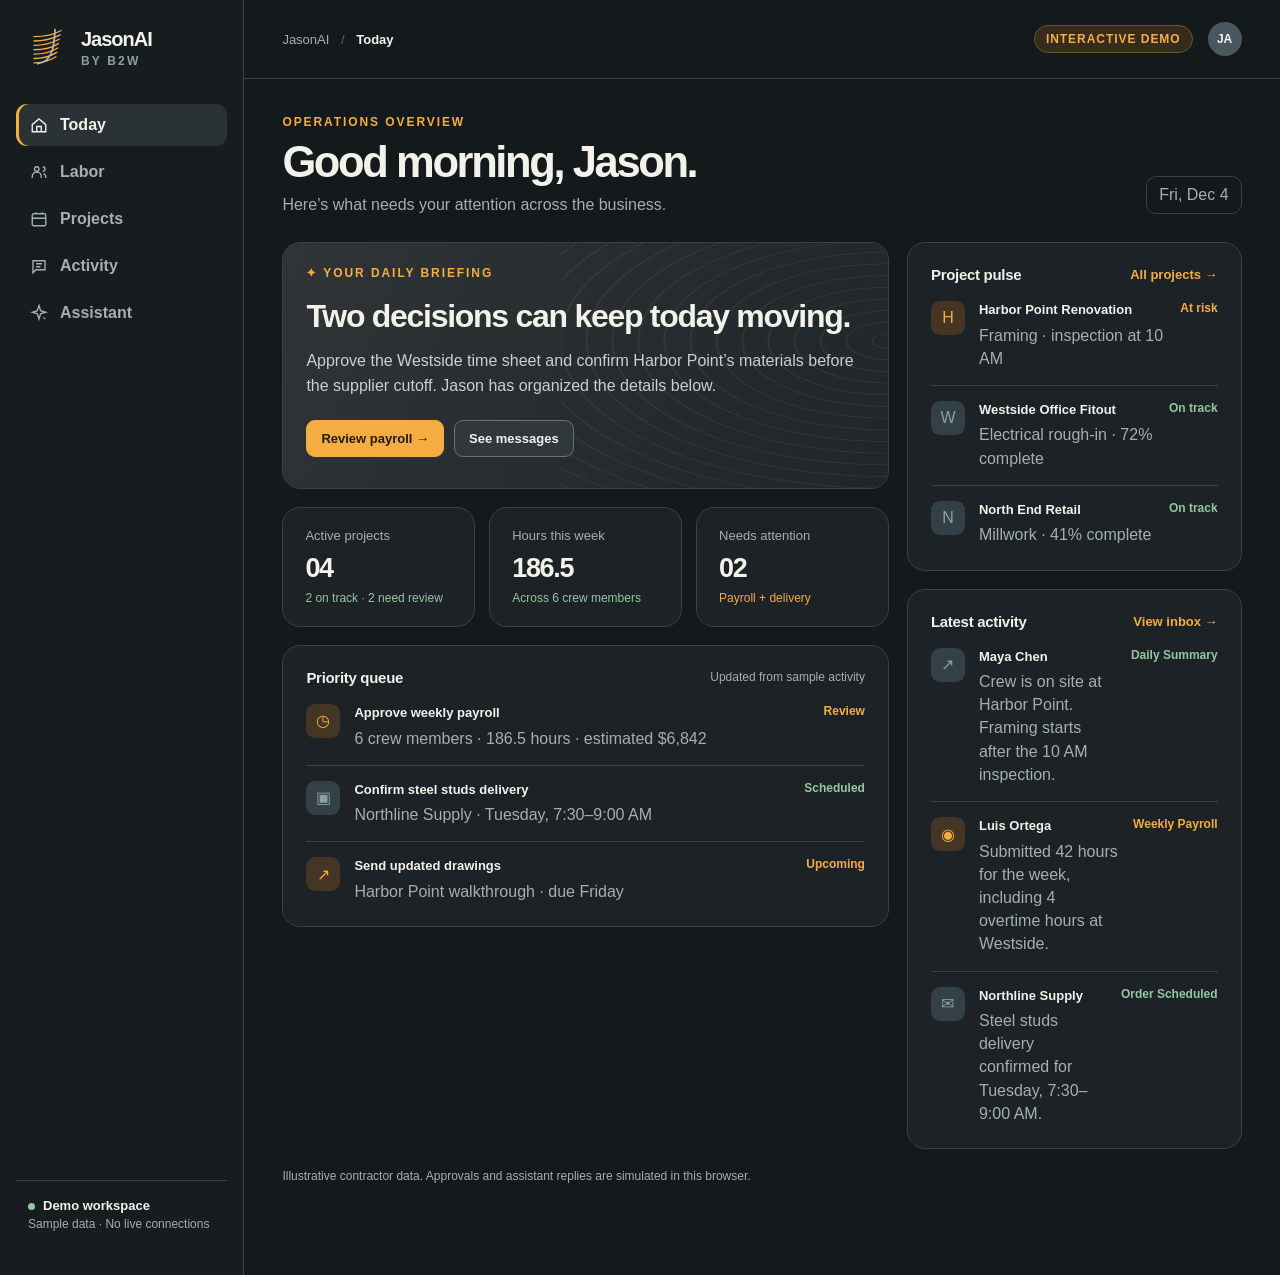
<file: jasonai/demo/index.html>
<!doctype html>
<html lang="en">
<head>
  <meta charset="utf-8">
  <meta name="viewport" content="width=device-width,initial-scale=1">
  <meta name="theme-color" content="#171b1d">
  <meta name="description" content="JasonAI interactive contractor operations demo">
  <title>JasonAI — Operations demo</title>
  <style>
    :root{--bg:#14191b;--surface:#1c2225;--surface2:#252d30;--border:#394246;--text:#f2f1ea;--muted:#a5afb1;--amber:#f5ad42;--steel:#8aa0a9;--green:#93c7a4;--radius:18px;font-family:"Avenir Next",Avenir,"Segoe UI",sans-serif;color-scheme:dark}
    *{box-sizing:border-box}body{margin:0;background:var(--bg);color:var(--text)}button,input,textarea{font:inherit}button{cursor:pointer}button:focus-visible,a:focus-visible,input:focus-visible,textarea:focus-visible{outline:2px solid var(--amber);outline-offset:3px}a{color:inherit;text-decoration:none}.app{min-height:100vh;display:grid;grid-template-columns:244px minmax(0,1fr)}.sidebar{border-right:1px solid var(--border);padding:27px 16px;display:flex;flex-direction:column;gap:35px;background:#171c1f}.brand{display:flex;align-items:center;gap:12px;padding:0 11px}.mark{width:42px;height:42px;flex:none}.brand-name{font-size:20px;font-weight:750;letter-spacing:-.05em}.brand small{display:block;color:var(--steel);font-size:10px;font-weight:700;letter-spacing:.18em;text-transform:uppercase;margin-top:3px}.nav{display:grid;gap:5px}.nav button{display:flex;align-items:center;gap:12px;width:100%;padding:12px 14px;border:0;border-radius:11px;background:none;color:var(--muted);text-align:left;font-weight:600}.nav button:hover,.nav button.active{background:#2b3235;color:var(--text)}.nav button.active{box-shadow:inset 3px 0 var(--amber)}.nav svg{width:18px;height:18px;stroke:currentColor;fill:none;stroke-width:1.8}.side-bottom{margin-top:auto;padding:15px 12px;border-top:1px solid var(--border);font-size:12px;color:var(--muted);line-height:1.5}.side-bottom strong{display:block;color:var(--text);font-size:13px}.live-dot{display:inline-block;width:7px;height:7px;border-radius:50%;background:var(--green);margin-right:8px}.main{min-width:0}.topbar{height:79px;border-bottom:1px solid var(--border);display:flex;align-items:center;justify-content:space-between;gap:20px;padding:0 clamp(20px,3vw,48px)}.crumb{font-size:13px;color:var(--muted)}.crumb b{color:var(--text);font-weight:650}.top-actions{display:flex;align-items:center;gap:15px}.demo-pill{border:1px solid #695434;background:#362b1d;border-radius:99px;padding:6px 11px;font-size:11px;font-weight:750;letter-spacing:.08em;text-transform:uppercase;color:var(--amber)}.avatar{width:34px;height:34px;border-radius:50%;background:#49585e;display:grid;place-items:center;font-size:12px;font-weight:700}.content{max-width:1550px;margin:auto;padding:36px clamp(20px,3vw,48px) 80px}.eyebrow{font-size:11px;color:var(--amber);font-weight:750;letter-spacing:.16em;text-transform:uppercase}.heading-row{display:flex;justify-content:space-between;align-items:end;gap:20px;margin:10px 0 28px}.heading-row h1{font-size:clamp(30px,3.4vw,47px);letter-spacing:-.055em;line-height:1.08;margin:0}.heading-row p{color:var(--muted);font-size:14px;margin:10px 0 0}.date-chip{border:1px solid var(--border);border-radius:10px;padding:9px 12px;color:var(--muted);font-size:12px;white-space:nowrap}.grid{display:grid;grid-template-columns:minmax(0,1.45fr) minmax(300px,.8fr);gap:18px}.stack{display:grid;gap:18px;align-content:start}.card{background:var(--surface);border:1px solid var(--border);border-radius:var(--radius);overflow:hidden}.card-pad{padding:23px}.card-head{display:flex;align-items:center;justify-content:space-between;gap:15px;margin-bottom:18px}.card-head h2,.section-title{font-size:15px;letter-spacing:-.02em;margin:0}.card-head small{color:var(--muted);font-size:11px}.briefing{position:relative;background:linear-gradient(115deg,#303436,#252b2e 58%,#20272a);min-height:245px}.briefing:after{content:"";position:absolute;inset:0 0 0 46%;background:repeating-radial-gradient(ellipse at 100% 40%,transparent 0 14px,rgba(245,173,66,.11) 15px 16px,transparent 17px 26px);opacity:.75;pointer-events:none}.briefing>*{position:relative;z-index:1}.briefing .eyebrow{margin-bottom:18px}.briefing h2{font-size:clamp(24px,2.5vw,34px);letter-spacing:-.04em;line-height:1.18;max-width:590px;margin:0 0 12px}.briefing p{max-width:565px;line-height:1.58;color:#cbd0cf;font-size:14px;margin:0}.briefing-actions{display:flex;gap:10px;margin-top:22px}.primary,.secondary{border-radius:9px;padding:10px 14px;font-size:12px;font-weight:750}.primary{border:1px solid var(--amber);background:var(--amber);color:#211b12}.primary:hover{background:#ffc16a}.secondary{border:1px solid #697173;background:#30383b;color:var(--text)}.secondary:hover{background:#40494c}.metrics{display:grid;grid-template-columns:repeat(3,1fr);gap:14px}.metric{padding:20px 22px}.metric span{display:block;color:var(--muted);font-size:12px}.metric strong{display:block;margin:10px 0 4px;font-size:27px;letter-spacing:-.05em}.metric small{font-size:11px;color:var(--green)}.metric.warn small{color:var(--amber)}.list{display:grid}.item{display:flex;align-items:flex-start;gap:14px;padding:15px 0;border-top:1px solid var(--border)}.item:first-child{border-top:0;padding-top:0}.item:last-child{padding-bottom:0}.item-icon{width:34px;height:34px;flex:none;border-radius:9px;display:grid;place-items:center;background:#344047;color:var(--steel);font-size:16px}.item-icon.amber{background:#443524;color:var(--amber)}.item-body{min-width:0;flex:1}.item-body strong{display:block;font-size:13px;line-height:1.35}.item-body p{color:var(--muted);font-size:12px;line-height:1.45;margin:5px 0 0}.tag{font-size:10px;font-weight:700;color:var(--amber);white-space:nowrap}.tag.green{color:var(--green)}.progress{height:5px;border-radius:5px;background:#3b4447;margin-top:13px;overflow:hidden}.progress i{display:block;height:100%;background:var(--amber);border-radius:5px}.link-button{border:0;background:none;color:var(--amber);padding:0;font-size:12px;font-weight:700}.link-button:hover{text-decoration:underline}.table{width:100%;border-collapse:collapse}.table th{text-align:left;color:var(--muted);font-size:10px;text-transform:uppercase;letter-spacing:.09em;font-weight:700;padding:0 8px 12px}.table td{padding:14px 8px;border-top:1px solid var(--border);font-size:12px}.table td:first-child{font-weight:650}.table td:last-child,.table th:last-child{text-align:right}.status{display:inline-block;padding:5px 8px;border-radius:99px;background:#293c34;color:var(--green);font-size:10px;font-weight:700}.status.pending{background:#453624;color:var(--amber)}.bar-row{display:flex;justify-content:space-between;font-size:12px;margin-bottom:8px}.bar-row span{color:var(--muted)}.bar{height:8px;border-radius:8px;background:#354044;margin-bottom:20px;overflow:hidden}.bar i{display:block;height:100%;background:linear-gradient(90deg,#9aadb4,var(--amber));border-radius:8px}.filter-row{display:flex;gap:8px;overflow:auto;padding-bottom:4px;margin-bottom:20px}.filter{border:1px solid var(--border);background:transparent;color:var(--muted);border-radius:99px;padding:8px 12px;font-size:11px;white-space:nowrap}.filter.active{background:var(--amber);border-color:var(--amber);color:#241c12;font-weight:800}.message{display:grid;grid-template-columns:34px minmax(0,1fr) auto;gap:13px;padding:16px 0;border-top:1px solid var(--border)}.message:first-child{border-top:0}.message strong{font-size:13px}.message p{font-size:12px;color:var(--muted);margin:5px 0;line-height:1.45}.message small{font-size:10px;color:var(--steel)}.message time{font-size:10px;color:var(--muted)}.assistant-intro{padding:20px;border:1px solid #77582e;border-radius:14px;background:linear-gradient(135deg,#46331e,#292d2c)}.assistant-intro strong{font-size:15px}.assistant-intro p{font-size:12px;line-height:1.5;color:#ddd3c5}.chat-log{height:260px;overflow:auto;display:grid;align-content:start;gap:12px;padding:18px 0}.bubble{padding:11px 13px;border-radius:12px;background:#30393c;font-size:12px;line-height:1.5;max-width:92%}.bubble.user{background:#5b4529;justify-self:end}.chat-form{display:flex;gap:8px}.chat-form input{min-width:0;flex:1;border:1px solid var(--border);border-radius:10px;background:#161b1d;color:var(--text);padding:11px 12px;font-size:12px}.chat-form button{border:0;border-radius:10px;background:var(--amber);color:#211b12;font-weight:800;padding:0 14px}.prompt-row{display:flex;gap:7px;flex-wrap:wrap;margin-top:12px}.prompt-row button{border:1px solid var(--border);border-radius:99px;background:none;color:var(--muted);font-size:10px;padding:7px 9px}.prompt-row button:hover{color:var(--text);border-color:var(--steel)}.empty{color:var(--muted);font-size:13px;padding:26px 0}.notice{position:fixed;bottom:20px;right:20px;z-index:20;background:#294237;color:#e4f4e8;border:1px solid #6f9d80;border-radius:10px;padding:12px 16px;font-size:12px;box-shadow:0 12px 40px #0007}.hidden{display:none!important}.footnote{color:var(--muted);font-size:11px;margin-top:20px}.mobile-nav{display:none}@media(max-width:1050px){.grid{grid-template-columns:1fr}.desktop-side{display:none}.metrics{grid-template-columns:repeat(3,1fr)}}@media(max-width:720px){.app{display:block}.sidebar{display:none}.topbar{height:62px;padding:0 18px}.topbar .crumb{font-size:12px}.top-actions{gap:8px}.avatar{display:none}.content{padding:26px 17px 105px}.heading-row{display:block;margin-bottom:22px}.date-chip{display:inline-block;margin-top:16px}.metrics{gap:8px}.metric{padding:15px}.metric strong{font-size:23px}.metric span{font-size:10px}.card-pad{padding:18px}.mobile-nav{display:flex;position:fixed;bottom:0;left:0;right:0;z-index:15;background:#1c2225;border-top:1px solid var(--border);padding:7px 4px max(7px,env(safe-area-inset-bottom));justify-content:space-around}.mobile-nav button{display:grid;justify-items:center;gap:3px;width:20%;border:0;background:none;color:var(--muted);font-size:10px;padding:5px 0}.mobile-nav button.active{color:var(--amber)}.mobile-nav svg{width:19px;height:19px;stroke:currentColor;fill:none;stroke-width:1.7}.table th:nth-child(3),.table td:nth-child(3){display:none}.briefing{min-height:260px}}
    .briefing p,.item-body p,.message p,.assistant-intro p,.bubble,.chat-form input,.table td,.bar-row,.date-chip,.heading-row p{font-size:max(14px,1em)}
    .card-head small,.item-body strong,.message strong,.metric span,.link-button,.primary,.secondary,.filter,.status{font-size:13px}
    .brand small,.eyebrow,.demo-pill,.card-head small,.metric small,.tag,.table th,.status,.message small,.message time,.prompt-row button,.footnote{font-size:12px}
    .mobile-nav button{font-size:11px}
    @media(max-width:720px){.metric span{font-size:12px}}
  </style>
</head>
<body>
  <div class="app">
    <aside class="sidebar"><a class="brand" href="/jasonai" aria-label="JasonAI home"><svg class="mark" viewBox="0 0 48 48" fill="none" aria-hidden="true"><path d="M8 11c14 0 24-3 31-7M8 16c13 0 22-3 30-7M8 21c12 0 21-3 29-7M8 26c12 0 20-2 28-7M8 31c11 0 19-2 27-7M8 36c10 0 18-2 26-7M8 41c10 0 17-2 25-7" stroke="#f5ad42" stroke-width="1.5" stroke-linecap="round"/><path d="M32 3c-1 22-4 37-20 39" stroke="#aab8bc" stroke-width="2" stroke-linecap="round"/></svg><span><span class="brand-name">JasonAI</span><small>By B2W</small></span></a><nav class="nav" id="desktop-nav" aria-label="Dashboard"></nav><div class="side-bottom"><strong><span class="live-dot"></span>Demo workspace</strong>Sample data · No live connections</div></aside>
    <main class="main"><header class="topbar"><div class="crumb">JasonAI <span style="padding:0 8px;color:#596468">/</span> <b id="crumb">Today</b></div><div class="top-actions"><span class="demo-pill">Interactive demo</span><span class="avatar">JA</span></div></header><div class="content"><div class="eyebrow">Operations overview</div><div class="heading-row"><div><h1 id="page-title">Good morning, Jason.</h1><p id="page-subtitle">Here’s what needs your attention across the business.</p></div><span class="date-chip" id="date-chip"></span></div><div id="view"></div><p class="footnote">Illustrative contractor data. Approvals and assistant replies are simulated in this browser.</p></div></main>
  </div><nav class="mobile-nav" id="mobile-nav" aria-label="Dashboard mobile"></nav><div class="notice hidden" role="status" id="notice"></div>
  <script>
    const icons={Today:'<path d="M3 11.5 12 4l9 7.5V21H3z"/><path d="M9 21v-7h6v7"/>',Labor:'<circle cx="9" cy="8" r="3"/><path d="M3 20v-2a6 6 0 0 1 12 0v2M17 5a3 3 0 0 1 0 6m1 3a5 5 0 0 1 3 5v1"/>',Projects:'<rect x="3" y="5" width="18" height="16" rx="2"/><path d="M8 5V3m8 2V3M3 11h18"/>',Activity:'<path d="M4 5h16v12H8l-4 4z"/><path d="M8 9h8M8 13h6"/>',Assistant:'<path d="m12 2 2.2 6.8L21 11l-6.8 2.2L12 20l-2.2-6.8L3 11l6.8-2.2zM19 19l1 1m-2-1 1-1"/>'};
    const state={view:'Today',filter:'All',approved:false,messages:[{from:'Maya Chen',channel:'SMS',category:'Daily Summary',time:'9:12 AM',body:'Crew is on site at Harbor Point. Framing starts after the 10 AM inspection.',icon:'↗'},{from:'Luis Ortega',channel:'WhatsApp',category:'Weekly Payroll',time:'8:44 AM',body:'Submitted 42 hours for the week, including 4 overtime hours at Westside.',icon:'◉'},{from:'Northline Supply',channel:'Email',category:'Order Scheduled',time:'Yesterday',body:'Steel studs delivery confirmed for Tuesday, 7:30–9:00 AM.',icon:'✉'},{from:'Sam Patel',channel:'Voicemail',category:'Daily Summary',time:'Yesterday',body:'Inspector requested updated drawings before Friday’s walkthrough.',icon:'◈'}]};
    const nav=['Today','Labor','Projects','Activity','Assistant'];
    const svg=name=>`<svg viewBox="0 0 24 24" aria-hidden="true">${icons[name]}</svg>`;
    const buttonNav=name=>`<button type="button" data-nav="${name}" class="${state.view===name?'active':''}" aria-current="${state.view===name?'page':'false'}">${svg(name)}<span>${name}</span></button>`;
    const card=(body,classes='')=>`<section class="card ${classes}">${body}</section>`;
    const head=(title,extra='')=>`<div class="card-head"><h2>${title}</h2>${extra}</div>`;
    const item=(icon,title,description,tag='',amber=false)=>`<div class="item"><div class="item-icon ${amber?'amber':''}">${icon}</div><div class="item-body"><strong>${title}</strong><p>${description}</p></div>${tag?`<span class="tag ${amber?'':'green'}">${tag}</span>`:''}</div>`;
    function today(){return `<div class="grid"><div class="stack">${card(`<div class="card-pad briefing"><div class="eyebrow">✦ Your daily briefing</div><h2>Two decisions can keep today moving.</h2><p>Approve the Westside time sheet and confirm Harbor Point’s materials before the supplier cutoff. Jason has organized the details below.</p><div class="briefing-actions"><button class="primary" data-nav="Labor">Review payroll →</button><button class="secondary" data-nav="Activity">See messages</button></div></div>`)}<div class="metrics">${card('<span>Active projects</span><strong>04</strong><small>2 on track · 2 need review</small>','metric')}${card('<span>Hours this week</span><strong>186.5</strong><small>Across 6 crew members</small>','metric')}${card('<span>Needs attention</span><strong>02</strong><small>Payroll + delivery</small>','metric warn')}</div>${card(`<div class="card-pad">${head('Priority queue','<small>Updated from sample activity</small>')}<div class="list">${item('◷','Approve weekly payroll','6 crew members · 186.5 hours · estimated $6,842',state.approved?'Approved':'Review',true)}${item('▣','Confirm steel studs delivery','Northline Supply · Tuesday, 7:30–9:00 AM','Scheduled',false)}${item('↗','Send updated drawings','Harbor Point walkthrough · due Friday','Upcoming',true)}</div></div>`)}</div><div class="stack">${card(`<div class="card-pad">${head('Project pulse','<button class="link-button" data-nav="Projects">All projects →</button>')}<div class="list">${item('H','Harbor Point Renovation','Framing · inspection at 10 AM','At risk',true)}${item('W','Westside Office Fitout','Electrical rough-in · 72% complete','On track')}${item('N','North End Retail','Millwork · 41% complete','On track')}</div></div>`)}${card(`<div class="card-pad">${head('Latest activity','<button class="link-button" data-nav="Activity">View inbox →</button>')}<div class="list">${state.messages.slice(0,3).map(m=>item(m.icon,m.from,m.body,m.category,m.category==='Weekly Payroll')).join('')}</div></div>`)}</div></div>`}
    function labor(){return `<div class="grid"><div class="stack">${card(`<div class="card-pad">${head('Weekly payroll · Oct 12–18','<small>6 team members</small>')}<div class="metrics" style="margin-bottom:22px">${card('<span>Total hours</span><strong>186.5</strong><small>+12.5 vs. last week</small>','metric')}${card('<span>Estimated gross</span><strong>$6,842</strong><small>Before deductions</small>','metric')}${card(`<span>Approval</span><strong>${state.approved?'Done':'Pending'}</strong><small>${state.approved?'Saved in this demo':'Owner review required'}</small>`,'metric warn')}</div><div style="overflow:auto"><table class="table"><thead><tr><th>Crew member</th><th>Project</th><th>Hours</th><th>Est. pay</th></tr></thead><tbody><tr><td>Luis Ortega</td><td>Westside</td><td>42.0</td><td>$1,638</td></tr><tr><td>Maya Chen</td><td>Harbor Point</td><td>40.0</td><td>$1,440</td></tr><tr><td>Sam Patel</td><td>Harbor Point</td><td>36.5</td><td>$1,278</td></tr><tr><td>Riley Brooks</td><td>North End</td><td>32.0</td><td>$1,088</td></tr><tr><td>Jordan Lee</td><td>Westside</td><td>20.0</td><td>$720</td></tr><tr><td>Alex Rivera</td><td>South Park</td><td>16.0</td><td>$678</td></tr></tbody></table></div><div style="display:flex;align-items:center;justify-content:space-between;gap:15px;margin-top:22px"><span style="font-size:12px;color:var(--muted)">Includes 4 overtime hours for Luis.</span><button class="primary" id="approve-payroll" ${state.approved?'disabled':''}>${state.approved?'Payroll approved ✓':'Approve payroll'}</button></div></div>`)}</div><div class="stack">${card(`<div class="card-pad">${head('Jason’s review')}<div class="assistant-intro"><strong>One item to check</strong><p>Luis reported 4 overtime hours on the Westside fitout. His weekly total and estimate include the overtime premium.</p><button class="secondary" data-nav="Activity">View source message →</button></div></div>`)}</div></div>`}
    function projects(){let rows=[['Harbor Point Renovation','Framing + inspection','68%','At risk',68],['Westside Office Fitout','Electrical rough-in','72%','On track',72],['North End Retail','Millwork','41%','On track',41],['South Park Clinic','Site prep','23%','On track',23]];return `<div class="grid"><div class="stack">${card(`<div class="card-pad">${head('Active jobs','<small>4 projects</small>')}${rows.map(r=>`<div class="item" style="display:block"><div class="bar-row"><strong>${r[0]}</strong><span>${r[2]}</span></div><div style="font-size:12px;color:var(--muted)">${r[1]} · <span style="color:${r[3]==='At risk'?'var(--amber)':'var(--green)'}">${r[3]}</span></div><div class="progress"><i style="width:${r[4]}%"></i></div></div>`).join('')}</div>`)}</div><div class="stack">${card(`<div class="card-pad">${head('Upcoming milestones')}<div class="list">${item('▣','Steel studs delivery','Harbor Point · Tuesday, 7:30–9:00 AM','Scheduled')}${item('◷','Updated drawings due','Harbor Point · Friday','Action',true)}${item('✓','Electrical inspection','Westside · next Monday','Planned')}</div></div>`)}</div></div>`}
    function activity(){let cats=['All','Daily Summary','Weekly Payroll','Order Scheduled'];let filtered=state.filter==='All'?state.messages:state.messages.filter(m=>m.category===state.filter);return `<div class="grid"><div class="stack">${card(`<div class="card-pad">${head('Unified activity',`<small>${filtered.length} ${filtered.length===1?'message':'messages'}</small>`)}<div class="filter-row" role="group" aria-label="Filter messages">${cats.map(c=>`<button type="button" class="filter ${state.filter===c?'active':''}" data-filter="${c}" aria-pressed="${state.filter===c}">${c}</button>`).join('')}</div>${filtered.length?filtered.map(m=>`<article class="message"><span class="item-icon">${m.icon}</span><div><strong>${m.from}</strong><p>${m.body}</p><small>${m.channel} · ${m.category}</small></div><time>${m.time}</time></article>`).join(''):'<p class="empty">No messages in this category.</p>'}</div>`)}</div><div class="stack">${card(`<div class="card-pad">${head('How Jason sorts messages')}<div class="list">${item('↗','Daily Summary','Job site updates and decisions from the day.')}${item('◷','Weekly Payroll','Crew hours, overtime and owner review.', '',true)}${item('▣','Order Scheduled','Confirmed deliveries and timing.')}</div></div>`)}</div></div>`}
    function assistant(){return `<div class="grid"><div class="stack">${card(`<div class="card-pad">${head('Ask Jason','<small>Simulated assistant</small>')}<div class="assistant-intro"><strong>Good morning. I’m caught up.</strong><p>I can summarize the day, explain payroll, or show scheduled orders. My answers use the sample information in this demo.</p></div><div class="chat-log" id="chat-log" aria-live="polite"><div class="bubble">What would you like to know about today’s work?</div></div><form class="chat-form" id="chat-form"><input id="chat-input" type="text" maxlength="240" autocomplete="off" aria-label="Message Jason" placeholder="Ask about projects, payroll, orders…" required><button type="submit">Send</button></form><div class="prompt-row"><button type="button" data-prompt="What needs my attention?">What needs my attention?</button><button type="button" data-prompt="Summarize payroll">Summarize payroll</button><button type="button" data-prompt="What orders are scheduled?">Scheduled orders</button></div></div>`)}</div><div class="stack">${card(`<div class="card-pad">${head('Suggested next steps')}<div class="list">${item('1','Review payroll','Confirm 186.5 hours before the weekly run.','Pending',true)}${item('2','Check Harbor Point','Confirm the inspection and materials delivery.','Today',true)}${item('3','Send updated drawings','Prepare the set for Friday’s walkthrough.','Friday')}</div></div>`)}</div></div>`}
    const pages={Today:['Good morning, Jason.','Here’s what needs your attention across the business.',today],Labor:['Keep the crew moving.','Review hours, estimates and the weekly payroll decision.',labor],Projects:['Every job, in view.','Track progress, milestones and scheduled materials.',projects],Activity:['One place for every update.','Messages organized by what they mean for the work.',activity],Assistant:['Ask Jason.','A mock assistant grounded in this demo’s sample activity.',assistant]};
    function render(){document.getElementById('desktop-nav').innerHTML=nav.map(buttonNav).join('');document.getElementById('mobile-nav').innerHTML=nav.map(buttonNav).join('');let [title,subtitle,fn]=pages[state.view];document.getElementById('crumb').textContent=state.view;document.getElementById('page-title').textContent=title;document.getElementById('page-subtitle').textContent=subtitle;document.getElementById('view').innerHTML=fn();document.title=`${state.view} — JasonAI demo`}
    function toast(msg){let el=document.getElementById('notice');el.textContent=msg;el.classList.remove('hidden');clearTimeout(toast.timer);toast.timer=setTimeout(()=>el.classList.add('hidden'),3200)}
    function reply(q){let s=q.toLowerCase();if(/pay|hour|labor|overtime|crew/.test(s))return 'This week, 6 crew members logged 186.5 hours. Estimated gross payroll is $6,842. Luis has 4 overtime hours. Payroll is '+(state.approved?'approved in this demo.':'waiting for your review.');if(/order|deliver|material|steel/.test(s))return 'Northline Supply confirmed steel studs for Harbor Point on Tuesday between 7:30 and 9:00 AM. The order is categorized as Order Scheduled.';if(/project|job|harbor|westside/.test(s))return 'Four projects are active. Harbor Point needs attention: framing starts after the 10 AM inspection, and updated drawings are due Friday. Westside is 72% complete.';if(/message|activity|summary|today|attention|priority/.test(s))return 'Two priorities: review weekly payroll and confirm Harbor Point materials. Maya reported the crew on site; the inspection is at 10 AM. Updated drawings are due Friday.';return 'I can help with today’s priorities, payroll, active projects, and scheduled orders using the sample data in this demo.'}
    document.addEventListener('click',e=>{let n=e.target.closest('[data-nav]');if(n){state.view=n.dataset.nav;render();window.scrollTo({top:0,behavior:'smooth'});return}let f=e.target.closest('[data-filter]');if(f){state.filter=f.dataset.filter;render();return}if(e.target.closest('#approve-payroll')){state.approved=true;render();toast('Weekly payroll approved in this demo.');return}let p=e.target.closest('[data-prompt]');if(p){state.view='Assistant';render();document.getElementById('chat-input').value=p.dataset.prompt;document.getElementById('chat-form').requestSubmit()}});
    document.addEventListener('submit',e=>{if(e.target.id!=='chat-form')return;e.preventDefault();let input=document.getElementById('chat-input'),q=input.value.trim();if(!q)return;let log=document.getElementById('chat-log');for(let [message,cls] of [[q,'user'],[reply(q),'']]){let div=document.createElement('div');div.className='bubble '+cls;div.textContent=message;log.append(div)}input.value='';log.scrollTop=log.scrollHeight});
    document.getElementById('date-chip').textContent=new Intl.DateTimeFormat('en-US',{weekday:'short',month:'short',day:'numeric'}).format(new Date());render();
  </script>
</body>
</html>
</file>
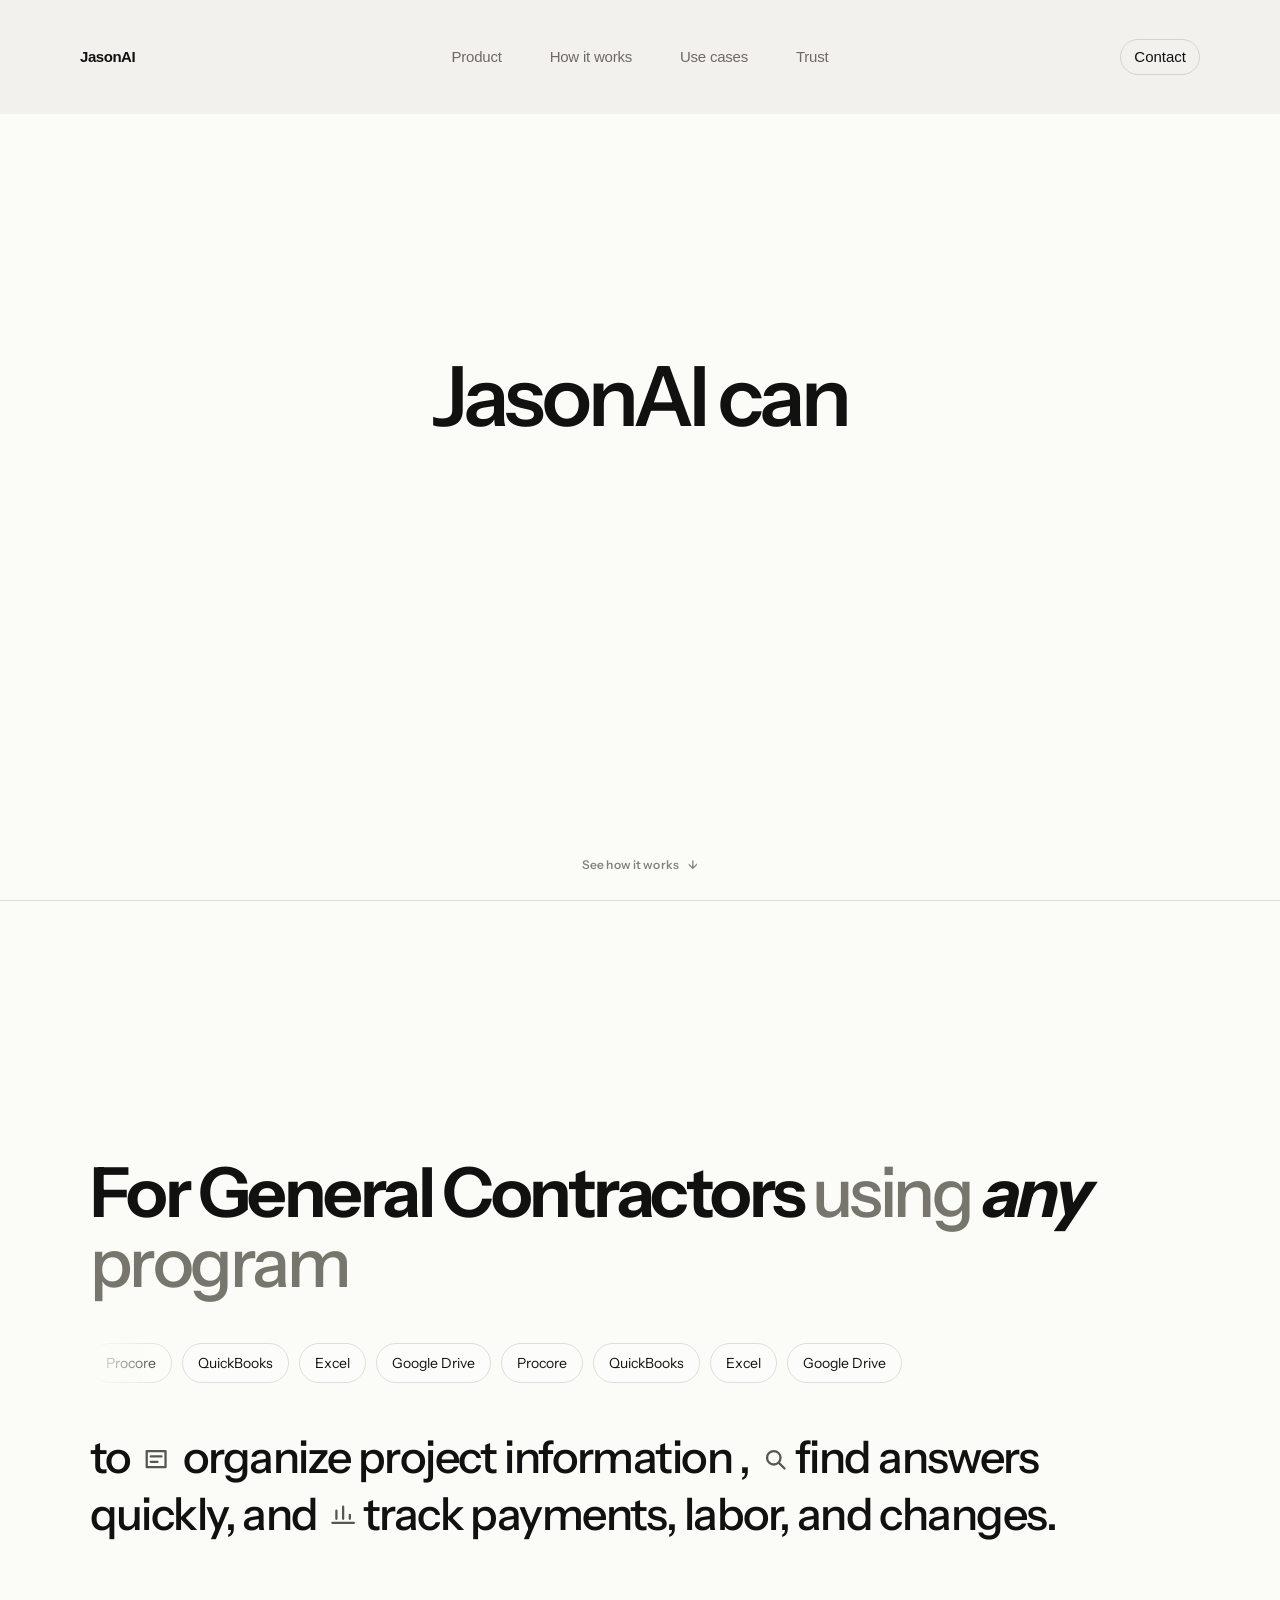
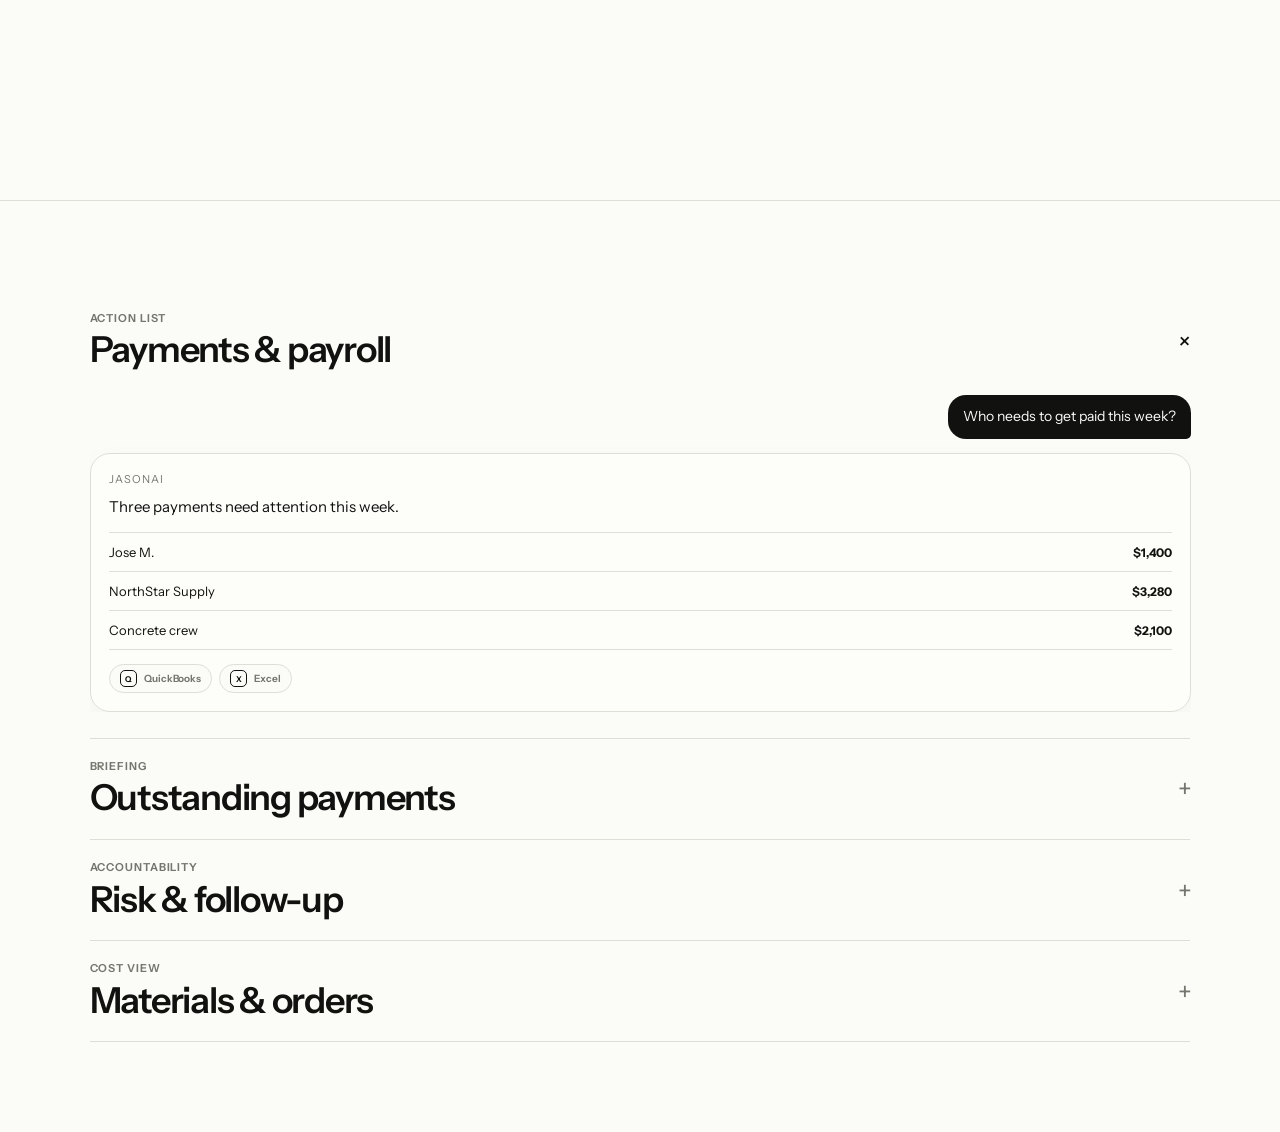
<file: jasonai/general-contractors/index.html>
<!DOCTYPE html>

<html lang="en">
<head>
<meta charset="utf-8"/>
<meta content="width=device-width, initial-scale=1.0" name="viewport"/>
<meta content="#fbfbf7" name="theme-color"/>
<title>JasonAI for General Contractors — B2W</title>
<style>
:root{--bg:#fbfbf7;--ink:#11110f;--muted:#76766f;--line:#deded6}
*{box-sizing:border-box}
html{background:var(--bg);scroll-behavior:smooth}
body{margin:0;background:var(--bg);color:var(--ink);font-family:Inter,ui-sans-serif,-apple-system,BlinkMacSystemFont,"Segoe UI",sans-serif;-webkit-font-smoothing:antialiased}
.site-header{position:fixed;top:0;left:0;right:0;z-index:40;display:flex;align-items:center;justify-content:space-between;min-height:66px;padding:18px clamp(20px,4vw,56px);background:rgba(251,251,247,.86);backdrop-filter:blur(14px);-webkit-backdrop-filter:blur(14px);border-bottom:1px solid rgba(222,222,214,.72)}
.site-brand{font-size:18px;font-weight:700;letter-spacing:-.025em}.subbrand{color:var(--muted);font-size:.72em;font-weight:520}
.site-cta{display:inline-flex;align-items:center;justify-content:center;min-height:38px;padding:0 15px;border:1px solid var(--ink);border-radius:999px;color:var(--ink);text-decoration:none;font-size:13px;font-weight:600}
.hero{
  min-height:100svh;
  position:relative;
  display:flex;
  align-items:center;
  justify-content:center;
  padding:clamp(96px,10vw,132px) clamp(24px,5vw,72px) clamp(96px,9vw,124px);
}
.hero-inner,.section-inner{width:min(1280px,100%);margin:0 auto}
.hero-copy{
  width:100%;
  max-width:1120px;
  margin:0 auto;
  text-align:center;
}
.hero-prefix{
  margin-bottom:.06em;
  font-size:clamp(48px,6.5vw,96px);
  line-height:.96;
  letter-spacing:-.05em;
  font-weight:580;
}
.hero-cycle{
  position:relative;
  display:grid;
  min-height:1.05em;
  font-size:clamp(58px,8.5vw,126px);
  line-height:.94;
  letter-spacing:-.06em;
  font-weight:700;
}
.hero-cycle>span{
  grid-area:1/1;
  opacity:0;
  transform:translateY(.16em);
  animation:heroCycle 12.5s cubic-bezier(.2,.72,.2,1) infinite;
  white-space:nowrap;
}
.hero-cycle>span:nth-child(1){animation-delay:0s}
.hero-cycle>span:nth-child(2){animation-delay:2.5s}
.hero-cycle>span:nth-child(3){animation-delay:5s}
.hero-cycle>span:nth-child(4){animation-delay:7.5s}
.hero-cycle>span:nth-child(5){animation-delay:10s}

@keyframes heroCycle{
  0%{opacity:0;transform:translateY(.16em)}
  4%{opacity:1;transform:translateY(0)}
  13%{opacity:1;transform:translateY(0)}
  16.5%{opacity:0;transform:translateY(-.12em)}
  100%{opacity:0;transform:translateY(-.12em)}
}

.scroll-cta{
  position:absolute;
  left:50%;
  bottom:28px;
  transform:translateX(-50%);
  display:inline-flex;
  align-items:center;
  justify-content:center;
  gap:9px;
  color:var(--muted);
  text-decoration:none;
  font-size:12px;
  font-weight:560;
  letter-spacing:.01em;
  opacity:.9;
  transition:opacity .2s ease,color .2s ease;
}
.scroll-cta:hover{color:var(--ink);opacity:1}
.scroll-arrow{animation:scrollNudge 1.8s ease-in-out infinite}@keyframes scrollNudge{0%,100%{transform:translateY(-1px)}50%{transform:translateY(3px)}}
.contractor-flow{min-height:100svh;display:flex;align-items:center;padding:clamp(72px,7vw,104px) clamp(24px,7vw,104px);border-top:1px solid var(--line)}
.kicker{margin-bottom:18px;color:var(--muted);font-size:12px;text-transform:uppercase;letter-spacing:.09em}
.using-inline{color:var(--muted);font-weight:520}.using-inline em{color:var(--ink);font-style:italic;font-weight:700}
.contractor-flow h2,.section-copy h2{margin:0;font-size:clamp(40px,5.4vw,76px);line-height:1;letter-spacing:-.05em;font-weight:650}
.software-marquee{width:100%;margin:clamp(28px,4vw,46px) 0;overflow:hidden;mask-image:linear-gradient(to right,transparent,#000 8%,#000 92%,transparent);-webkit-mask-image:linear-gradient(to right,transparent,#000 8%,#000 92%,transparent)}
.software-track{display:flex;width:max-content;gap:10px;animation:softwareTicker 18s linear infinite}.software-track span,.software-grid span{display:inline-flex;align-items:center;min-height:40px;padding:0 15px;border:1px solid var(--line);border-radius:999px;background:rgba(255,255,255,.34);font-size:14px;white-space:nowrap}
@keyframes softwareTicker{from{transform:translateX(0)}to{transform:translateX(calc(-50% - 5px))}}
.contractor-purpose{margin:0;max-width:1040px;font-size:clamp(24px,3.5vw,48px);line-height:1.27;letter-spacing:-.035em;font-weight:520}.purpose-item{display:inline}.purpose-icon{width:.72em;height:.72em;display:inline-block;fill:none;stroke:currentColor;stroke-width:1.7;stroke-linecap:round;stroke-linejoin:round;opacity:.7;vertical-align:-.06em;margin:0 .08em 0 .04em}


















.demo-section{min-height:100svh;display:flex;align-items:center;padding:clamp(72px,7vw,104px) clamp(24px,7vw,104px);border-top:1px solid var(--line)}
.demo-section h2{margin:0;max-width:980px;font-size:clamp(40px,5.4vw,76px);line-height:1;letter-spacing:-.05em;font-weight:650}









  to{opacity:1;transform:translateY(0)}
}

.demo-accordion{
  margin-top:clamp(24px,3vw,38px);
  border-top:1px solid var(--line);
}
.demo-accordion details{
  border-bottom:1px solid var(--line);
}
.demo-accordion summary{
  list-style:none;
  display:grid;
  grid-template-columns:minmax(0,1fr) 22px;
  gap:18px;
  align-items:center;
  min-height:84px;
  padding:22px 0;
  cursor:pointer;
  font-size:clamp(24px,2.8vw,40px);
  line-height:1.05;
  letter-spacing:-.035em;
  font-weight:600;
}
.demo-accordion summary::-webkit-details-marker{display:none}
.demo-accordion summary::after{
  content:"+";
  grid-column:2;
  justify-self:end;
  color:var(--muted);
  font-size:.72em;
  font-weight:400;
  transform-origin:center;
  transition:transform .28s cubic-bezier(.2,.7,.2,1),color .2s ease;
}
.demo-accordion details[open] summary::after{
  transform:rotate(45deg);
  color:var(--ink);
}
.demo-heading{
  grid-column:1;
  display:flex;
  flex-direction:column;
  gap:7px;
  min-width:0;
}
.demo-label{
  color:var(--muted);
  font-size:11px;
  letter-spacing:.08em;
  font-weight:650;
  text-transform:uppercase;
  white-space:nowrap;
}
.demo-title{
  display:block;
  color:var(--ink);
}

.demo-tray{
  display:grid;
  grid-template-rows:0fr;
  opacity:0;
  transform:translateY(-12px);
  transition:
    grid-template-rows .46s cubic-bezier(.16,.8,.24,1),
    opacity .28s ease,
    transform .46s cubic-bezier(.16,.8,.24,1);
}
.demo-accordion details[open] .demo-tray{
  grid-template-rows:1fr;
  opacity:1;
  transform:none;
  padding-top:10px;
}

.demo-accordion details[open] 

  to{opacity:1;transform:translateY(0) scale(1)}
}

.demo-tray>.chat-demo{
  overflow:hidden;
  max-width:860px;
  margin-left:70px;
  margin-top:6px;
  margin-bottom:0;
  padding:0;
  background:transparent;
  border:0;
}
.demo-accordion details[open] .demo-tray>.chat-demo{
  margin-bottom:30px;
  animation:chatReveal .5s cubic-bezier(.16,.8,.24,1) both;
}
@keyframes chatReveal{
  from{opacity:0;transform:translateY(16px) scale(.992)}
  to{opacity:1;transform:translateY(0) scale(1)}
}
.chat-ai{
  margin-top:14px;
  padding:18px;
  border:1px solid var(--line);
  border-radius:20px;
  background:rgba(255,255,255,.42);
  box-shadow:0 8px 26px rgba(17,17,15,.035);
}
.chat-user{margin-left:auto;width:max-content;max-width:88%;padding:12px 15px;border-radius:18px 18px 5px 18px;background:var(--ink);color:var(--bg);font-size:14px;line-height:1.4}

.chat-ai-label{margin-bottom:10px;color:var(--muted);font-size:11px;text-transform:uppercase;letter-spacing:.09em}
.chat-source-footer,.chat-file-footer{
  display:flex;
  flex-wrap:wrap;
  gap:7px;
  margin-top:14px;
}
.source-pill,.file-pill{
  display:inline-flex;
  align-items:center;
  gap:7px;
  min-height:29px;
  padding:0 10px;
  border:1px solid var(--line);
  border-radius:999px;
  background:rgba(251,251,247,.82);
  color:var(--muted);
  font-size:10px;
  font-weight:650;
  letter-spacing:-.01em;
}
.source-icon{
  display:inline-flex;
  align-items:center;
  justify-content:center;
  width:17px;
  height:17px;
  border:1px solid currentColor;
  border-radius:5px;
  color:var(--ink);
  font-size:8px;
  font-weight:800;
  line-height:1;
}

.chat-ai p{margin:0 0 14px;font-size:15px;line-height:1.5}
.chat-ai ul{list-style:none;margin:0;padding:0;border-top:1px solid var(--line)}
.chat-ai li,.chat-summary-row{display:flex;align-items:center;justify-content:space-between;gap:18px;padding:11px 0;border-bottom:1px solid var(--line);font-size:13px}
.chat-ai li strong,.chat-summary-row strong{font-size:12px;white-space:nowrap}

@media(max-width:720px){
.demo-accordion summary{grid-template-columns:minmax(0,1fr) 18px;gap:10px;min-height:74px;padding:20px 0;font-size:clamp(22px,7vw,34px)}
.hero{padding:84px 22px 82px;align-items:center}
.hero-prefix{font-size:clamp(38px,11vw,58px)}
.hero-cycle{font-size:clamp(46px,13vw,72px);min-height:1.9em}
.hero-cycle>span{white-space:normal}
.scroll-cta{bottom:18px}
.site-header{min-height:56px;padding:14px 16px}.hero{padding:84px 24px 78px}.scroll-cta{bottom:18px}.contractor-flow,.demo-section{min-height:auto;padding:56px 24px}}
@media(prefers-reduced-motion:reduce){.demo-tray{transition:none}.demo-accordion details[open] .hero-cycle>span{animation:none;opacity:0;transform:none}.hero-cycle>span:first-child{opacity:1}.tool-cycle>span:first-child{opacity:1}.software-track{animation:none}.scroll-arrow{animation:none}}

.simple-nav{justify-self:center;display:flex;align-items:center;gap:8px}
.simple-nav a{min-height:42px;padding:0 12px;display:inline-flex;align-items:center;color:var(--ink);text-decoration:none;font-size:14px;font-weight:560;letter-spacing:-.015em}
.simple-nav a:hover{opacity:.62}
@media(max-width:980px){
  .simple-nav{display:none}
  .mobile-menu-inner{padding:24px 20px 34px;display:grid;gap:12px}
  .mobile-menu-inner a{color:var(--ink);text-decoration:none;font-size:22px;line-height:1.15;letter-spacing:-.035em;font-weight:620}
}


/* Trust-style accordion motion */
.demo-accordion summary::after{
  transition:transform .28s cubic-bezier(.2,.7,.2,1),color .2s ease !important;
}
.demo-accordion details[open] summary::after{
  transform:rotate(45deg);
  color:var(--ink);
}
.demo-tray{
  display:grid !important;
  grid-template-rows:0fr !important;
  opacity:0 !important;
  transform:translateY(-10px) !important;
  transition:
    grid-template-rows .42s cubic-bezier(.16,.8,.24,1),
    opacity .24s ease,
    transform .42s cubic-bezier(.16,.8,.24,1) !important;
}
.demo-accordion details[open] .demo-tray{
  grid-template-rows:1fr !important;
  opacity:1 !important;
  transform:none !important;
  padding-top:4px;
}
.demo-tray > .chat-demo{
  overflow:hidden;
  min-height:0;
}
.demo-accordion details[open] .demo-tray > .chat-demo{
  margin-bottom:26px;
}


/* Cross-screen hardening */
html,body{max-width:100%;overflow-x:hidden}
img,svg,video{max-width:100%}
@media(max-width:980px){
  .header-inner{padding-left:20px !important;padding-right:20px !important}
}
@media(max-width:720px){
  .hero,.stage,.insights,.features,.demo-section,.trust-section,.faq-section{
    min-height:auto !important;
  }
  .hero,.stage,.insights,.features,.demo-section,.trust-section,.faq-section{
    padding-left:20px !important;
    padding-right:20px !important;
  }
}


/* Global typography */
html,body,button,input,textarea,select{
  font-family:"Instrument Sans",Arial,sans-serif !important;
}



/* B2W -> Built 2 Work letter-growth logo */
.brand{
  --brand-gap:.22em;
  display:inline-flex !important;
  align-items:baseline;
  min-width:0 !important;
  width:auto !important;
  height:auto !important;
  overflow:visible !important;
  white-space:nowrap;
  text-decoration:none;
}
.brand .brand-word{
  display:inline-flex;
  align-items:baseline;
}
.brand .brand-anchor{
  display:inline-block;
  position:relative;
  z-index:2;
}
.brand .brand-space{
  display:inline-block;
  width:0;
  transition:width .5s cubic-bezier(.16,.84,.24,1);
}
.brand .brand-grow{
  display:inline-block;
  overflow:hidden;
  max-width:0;
  opacity:0;
  letter-spacing:-.06em;
  transform:scaleX(.2) translateX(-.16em);
  transform-origin:left center;
  filter:blur(2px);
  white-space:nowrap;
  transition:
    max-width .72s cubic-bezier(.16,.84,.24,1),
    opacity .26s ease,
    transform .72s cubic-bezier(.16,.84,.24,1),
    letter-spacing .72s cubic-bezier(.16,.84,.24,1),
    filter .42s ease;
}
.brand:hover .brand-grow,
.brand:focus-visible .brand-grow{
  max-width:5em;
  opacity:1;
  letter-spacing:inherit;
  transform:scaleX(1) translateX(0);
  filter:blur(0);
}
.brand:hover .brand-space,
.brand:focus-visible .brand-space{
  width:var(--brand-gap);
}
.brand:hover .brand-grow:first-of-type,
.brand:focus-visible .brand-grow:first-of-type{
  transition-delay:0s;
}
.brand .brand-word:last-child .brand-grow{
  transition-delay:.07s;
}
@media(prefers-reduced-motion:reduce){
  .brand .brand-grow,
  .brand .brand-space{
    transition:none !important;
  }
}

</style>
<link href="https://fonts.googleapis.com/css2?family=Instrument+Sans:ital,wght@0,400;0,500;0,600;0,700;1,600&display=swap" rel="stylesheet">
<style id="b2w-product-template">
.unified-product-header{background:#f2f1ed!important;color:#11110f!important;border-bottom:0!important}
.unified-product-header .header-inner{width:min(92vw,1120px)!important;max-width:1120px!important;margin:0 auto!important;display:grid!important;grid-template-columns:1fr auto 1fr!important;gap:28px!important;align-items:center!important;padding:18px 0!important}
.unified-product-header .brand{font:750 15px/1.2 Inter,Arial,sans-serif!important;letter-spacing:-.03em!important;white-space:nowrap!important;text-decoration:none!important;color:#11110f!important;justify-self:start!important}
.unified-product-header .simple-nav{display:flex!important;gap:24px!important;justify-self:center!important;align-items:center!important}
.unified-product-header .simple-nav a{font:400 15px/1.2 Inter,Arial,sans-serif!important;color:#6e6a65!important;text-decoration:none!important}
.unified-product-header .header-actions{display:flex!important;justify-self:end!important;align-items:center!important}
.unified-product-header .contact-pill{font:400 15px/1.2 Inter,Arial,sans-serif!important;color:#11110f!important;border:1px solid rgba(17,17,15,.13)!important;border-radius:999px!important;background:transparent!important;padding:8px 13px!important;text-decoration:none!important}
.unified-product-header .menu-toggle,.unified-product-header .mobile-menu{display:none!important}
@media(max-width:780px){
.unified-product-header .header-inner{grid-template-columns:1fr auto!important;width:calc(100% - 32px)!important}
.unified-product-header .simple-nav,.unified-product-header .contact-pill{display:none!important}
.unified-product-header .menu-toggle{display:flex!important;position:relative!important;align-items:center!important;justify-content:center!important;border:1px solid rgba(17,17,15,.13)!important;border-radius:999px!important;background:transparent!important;width:48px!important;height:36px!important;cursor:pointer!important}
.unified-product-header .mobile-menu{display:none!important;position:absolute!important;left:0!important;right:0!important;top:100%!important;min-height:calc(100dvh - 66px)!important;background:#f2f1ed!important;color:#11110f!important;padding:20px 24px 36px!important;z-index:999!important}
.unified-product-header .mobile-menu.open,.unified-product-header .mobile-menu.active,.unified-product-header .mobile-menu.is-open{display:block!important}
.unified-product-header .mobile-menu-inner{display:flex!important;flex-direction:column!important;align-items:stretch!important;gap:0!important}
.unified-product-header .mobile-menu-inner>a{color:#11110f!important;text-decoration:none!important;font:400 15px/1.6 Inter,Arial,sans-serif!important;padding:15px 0!important;border-bottom:1px solid rgba(17,17,15,.13)!important}
.unified-product-header .mobile-menu-inner>a.mobile-contact-cta{margin-top:24px!important;padding:14px 18px!important;border:1px solid #11110f!important;background:#11110f!important;color:#f2f1ed!important;border-radius:999px!important;font-weight:700!important;display:flex!important;justify-content:space-between!important}
.unified-product-header .mobile-menu-inner>a.product-sub-link{padding:12px 18px!important;border-bottom:0!important;opacity:.75!important}
}
</style></head>
<body>
<header class="site-header unified-product-header"><div class="header-inner">
 <a class="brand" href="/jasonai/" aria-label="JasonAI home">JasonAI</a>
 <nav aria-label="JasonAI navigation" class="simple-nav">
 <a href="/jasonai/">Product</a><a href="/jasonai/how-it-works/">How it works</a><a href="/jasonai/general-contractors/">Use cases</a><a href="/jasonai/trust/">Trust</a>
 </nav>
 <div class="header-actions"><a class="contact-pill" href="mailto:info@b2w-ai.com">Contact</a>
 <button class="menu-toggle" aria-controls="mobile-menu" aria-expanded="false" aria-label="Open menu" type="button"><span></span><span></span></button></div>
 </div><div class="mobile-menu" id="mobile-menu"><div class="mobile-menu-inner">
 <a href="/jasonai/">Product</a><a href="/jasonai/how-it-works/">How it works</a><a href="/jasonai/general-contractors/">Use cases</a><a href="/jasonai/trust/">Trust</a>
 <a class="mobile-contact-cta" href="mailto:info@b2w-ai.com">Contact <span aria-hidden="true">→</span></a>
 <a class="product-sub-link" href="/">B2W <span aria-hidden="true">↗</span></a>
 </div></div></header>
<main>
<section class="hero">
<div class="hero-inner">
<div class="hero-copy">
<div class="hero-prefix">JasonAI can</div>
<div aria-label="analyze drawings, produce invoices, read RFIs, summarize financials, and log fieldwork" class="hero-cycle">
<span>analyze drawings</span>
<span>produce invoices</span>
<span>read RFIs</span>
<span>summarize financials</span>
<span>log fieldwork</span>
</div>
</div>
</div>
<a class="scroll-cta" href="#contractor-flow">
<span>See how it works</span>
<span aria-hidden="true" class="scroll-arrow">↓</span>
</a>
</section>
<section class="contractor-flow" id="contractor-flow">
<div class="section-inner">
<h2>For General Contractors <span class="using-inline">using <em>any</em> program</span></h2>
<div aria-label="Software used by general contractors" class="software-marquee">
<div class="software-track">
<span>Procore</span><span>QuickBooks</span><span>Excel</span><span>Google Drive</span>
<span aria-hidden="true">Procore</span><span aria-hidden="true">QuickBooks</span><span aria-hidden="true">Excel</span><span aria-hidden="true">Google Drive</span>
</div>
</div>
<p class="contractor-purpose">to
          <span class="purpose-item">
<svg aria-hidden="true" class="purpose-icon" viewbox="0 0 24 24">
<path d="M5 6h14v12H5z"></path>
<path d="M8 10h8M8 14h5"></path>
</svg>
            organize project information
          </span>,
          <span class="purpose-item"><svg aria-hidden="true" class="purpose-icon" viewbox="0 0 24 24"><circle cx="11" cy="11" r="5"></circle><path d="m15 15 4 4"></path></svg>find answers quickly</span>,
          and
          <span class="purpose-item"><svg aria-hidden="true" class="purpose-icon" viewbox="0 0 24 24"><path d="M4 17h16M7 14V8M12 14V5M17 14v-3"></path></svg>track payments, labor, and changes</span>.
        </p>
</div>
</section>
<section class="demo-section" id="demo">
<div class="section-inner">
<div class="demo-accordion">
<details name="demo-workflows" open="">
<summary><span class="demo-heading"><span class="demo-label">Action list</span><span class="demo-title">Payments &amp; payroll</span></span></summary>
<div class="demo-tray">
<article class="chat-demo">
<div class="chat-user">Who needs to get paid this week?</div>
<div class="chat-ai">
<div class="chat-ai-label">JasonAI</div>
<p>Three payments need attention this week.</p>
<ul>
<li><span>Jose M.</span><strong>$1,400</strong></li>
<li><span>NorthStar Supply</span><strong>$3,280</strong></li>
<li><span>Concrete crew</span><strong>$2,100</strong></li>
</ul>
<div class="chat-source-footer">
<span class="source-pill quickbooks"><span class="source-icon">Q</span>QuickBooks</span>
<span class="source-pill excel"><span class="source-icon">X</span>Excel</span>
</div>
</div>
</article>
</div>
</details>
<details name="demo-workflows">
<summary><span class="demo-heading"><span class="demo-label">Briefing</span><span class="demo-title">Outstanding payments</span></span></summary>
<div class="demo-tray">
<article class="chat-demo">
<div class="chat-user">Which projects have outstanding payments?</div>
<div class="chat-ai">
<div class="chat-ai-label">JasonAI</div>
<p>Two active projects have overdue receivables.</p>
<ul>
<li><span>Oak Street Renovation</span><strong>18 days</strong></li>
<li><span>Fairfax Addition</span><strong>9 days</strong></li>
</ul>
<div class="chat-file-footer">
<span class="file-pill">A/R Aging.xlsx</span>
<span class="file-pill">Procore Financials</span>
</div>
</div>
</article>
</div>
</details>
<details name="demo-workflows">
<summary><span class="demo-heading"><span class="demo-label">Accountability</span><span class="demo-title">Risk &amp; follow-up</span></span></summary>
<div class="demo-tray">
<article class="chat-demo">
<div class="chat-user">Where are areas of risk across all projects?</div>
<div class="chat-ai">
<div class="chat-ai-label">JasonAI</div>
<p>Three items stand out.</p>
<ul>
<li><span>Permit response overdue</span><strong>High</strong></li>
<li><span>Material delivery slipped</span><strong>Medium</strong></li>
<li><span>Labor hours above plan</span><strong>Medium</strong></li>
</ul>
<div class="chat-source-footer">
<span class="source-pill procore"><span class="source-icon">P</span>Procore</span>
<span class="source-pill drive"><span class="source-icon">D</span>Google Drive</span>
<span class="source-pill excel"><span class="source-icon">X</span>Excel</span>
</div>
</div>
</article>
</div>
</details>
<details name="demo-workflows">
<summary><span class="demo-heading"><span class="demo-label">Cost view</span><span class="demo-title">Materials &amp; orders</span></span></summary>
<div class="demo-tray">
<article class="chat-demo">
<div class="chat-user">How much do I need to pay for materials?</div>
<div class="chat-ai">
<div class="chat-ai-label">JasonAI</div>
<p>Current material obligations total <strong>$8,460</strong>.</p>
<div class="chat-summary-row"><span>Due this week</span><strong>$5,180</strong></div>
<div class="chat-summary-row"><span>Later</span><strong>$3,280</strong></div>
<div class="chat-file-footer">
<span class="file-pill">Supplier Invoices — September</span>
<span class="file-pill">PO Log.xlsx</span>
</div>
</div>
</article>
</div>
</details>
</div>
</div>
</section>
</main>
<script id="accordionSingleOpen">
    (() => {
      const items = [...document.querySelectorAll('.demo-accordion details')];

      items.forEach(item => {
        item.addEventListener('toggle', () => {
          if (!item.open) return;

          items.forEach(other => {
            if (other !== item) other.open = false;
          });

          // Let the tray begin opening, then bring its header into a stable,
          // readable position beneath the fixed site header.
          window.setTimeout(() => {
            const headerOffset = 84;
            const top = item.getBoundingClientRect().top + window.scrollY - headerOffset;
            window.scrollTo({
              top,
              behavior: window.matchMedia('(prefers-reduced-motion: reduce)').matches ? 'auto' : 'smooth'
            });
          }, 90);
        });
      });
    })();
  </script>
<script id="simpleNavigation">
(() => {
  const h=document.querySelector('.site-header');
  if(!h)return;
  const t=h.querySelector('.menu-toggle');
  const m=h.querySelector('.mobile-menu');
  t?.addEventListener('click',()=>{
    const o=t.getAttribute('aria-expanded')!=='true';
    t.setAttribute('aria-expanded',String(o));
    m?.classList.toggle('open',o);
  });
  m?.querySelectorAll('a').forEach(a=>a.addEventListener('click',()=>{
    t?.setAttribute('aria-expanded','false');
    m.classList.remove('open');
  }));
})();
</script>

<script id="brandDescramble">
(() => {
  const alphabet = 'abcdefghijklmnopqrstuvwxyz';

  document.querySelectorAll('.brand').forEach(brand => {
    const pieces = [...brand.querySelectorAll('.brand-grow')];
    let timers = [];

    const stop = () => {
      timers.forEach(clearInterval);
      timers = [];
    };

    const resolvePiece = (piece, delay = 0) => {
      const finalText = piece.dataset.final || '';
      let step = 0;

      const run = () => {
        const timer = setInterval(() => {
          const reveal = Math.min(finalText.length, Math.floor(step / 2));
          let text = '';

          for (let i = 0; i < finalText.length; i++) {
            if (i < reveal) {
              text += finalText[i];
            } else {
              text += alphabet[Math.floor(Math.random() * alphabet.length)];
            }
          }

          piece.textContent = text;
          step++;

          if (reveal >= finalText.length) {
            clearInterval(timer);
            piece.textContent = finalText;
          }
        }, 42);

        timers.push(timer);
      };

      if (delay) {
        const timeout = setTimeout(run, delay);
        timers.push(timeout);
      } else {
        run();
      }
    };

    const scrambleBack = () => {
      stop();
      pieces.forEach((piece, pieceIndex) => {
        const finalText = piece.dataset.final || '';
        let step = finalText.length;
        const timer = setInterval(() => {
          let text = '';
          for (let i = 0; i < finalText.length; i++) {
            if (i < step) text += finalText[i];
            else text += alphabet[Math.floor(Math.random() * alphabet.length)];
          }
          piece.textContent = text;
          step--;
          if (step < 0) {
            clearInterval(timer);
            piece.textContent = pieceIndex === 0 ? 'xqvj' : 'zrp';
          }
        }, 34);
        timers.push(timer);
      });
    };

    brand.addEventListener('mouseenter', () => {
      stop();
      resolvePiece(pieces[0], 0);
      resolvePiece(pieces[1], 80);
    });

    brand.addEventListener('mouseleave', scrambleBack);

    brand.addEventListener('focus', () => {
      stop();
      resolvePiece(pieces[0], 0);
      resolvePiece(pieces[1], 80);
    });

    brand.addEventListener('blur', scrambleBack);
  });
})();
</script>

<script>document.addEventListener('DOMContentLoaded',()=>{const t=document.querySelector('.unified-product-header .menu-toggle'),m=document.querySelector('.unified-product-header .mobile-menu');if(!t||!m)return;t.addEventListener('click',()=>{const open=m.classList.toggle('is-open');t.setAttribute('aria-expanded',String(open))});m.querySelectorAll('a').forEach(a=>a.addEventListener('click',()=>{m.classList.remove('is-open');t.setAttribute('aria-expanded','false')}));});</script></body>
</html>
</file>
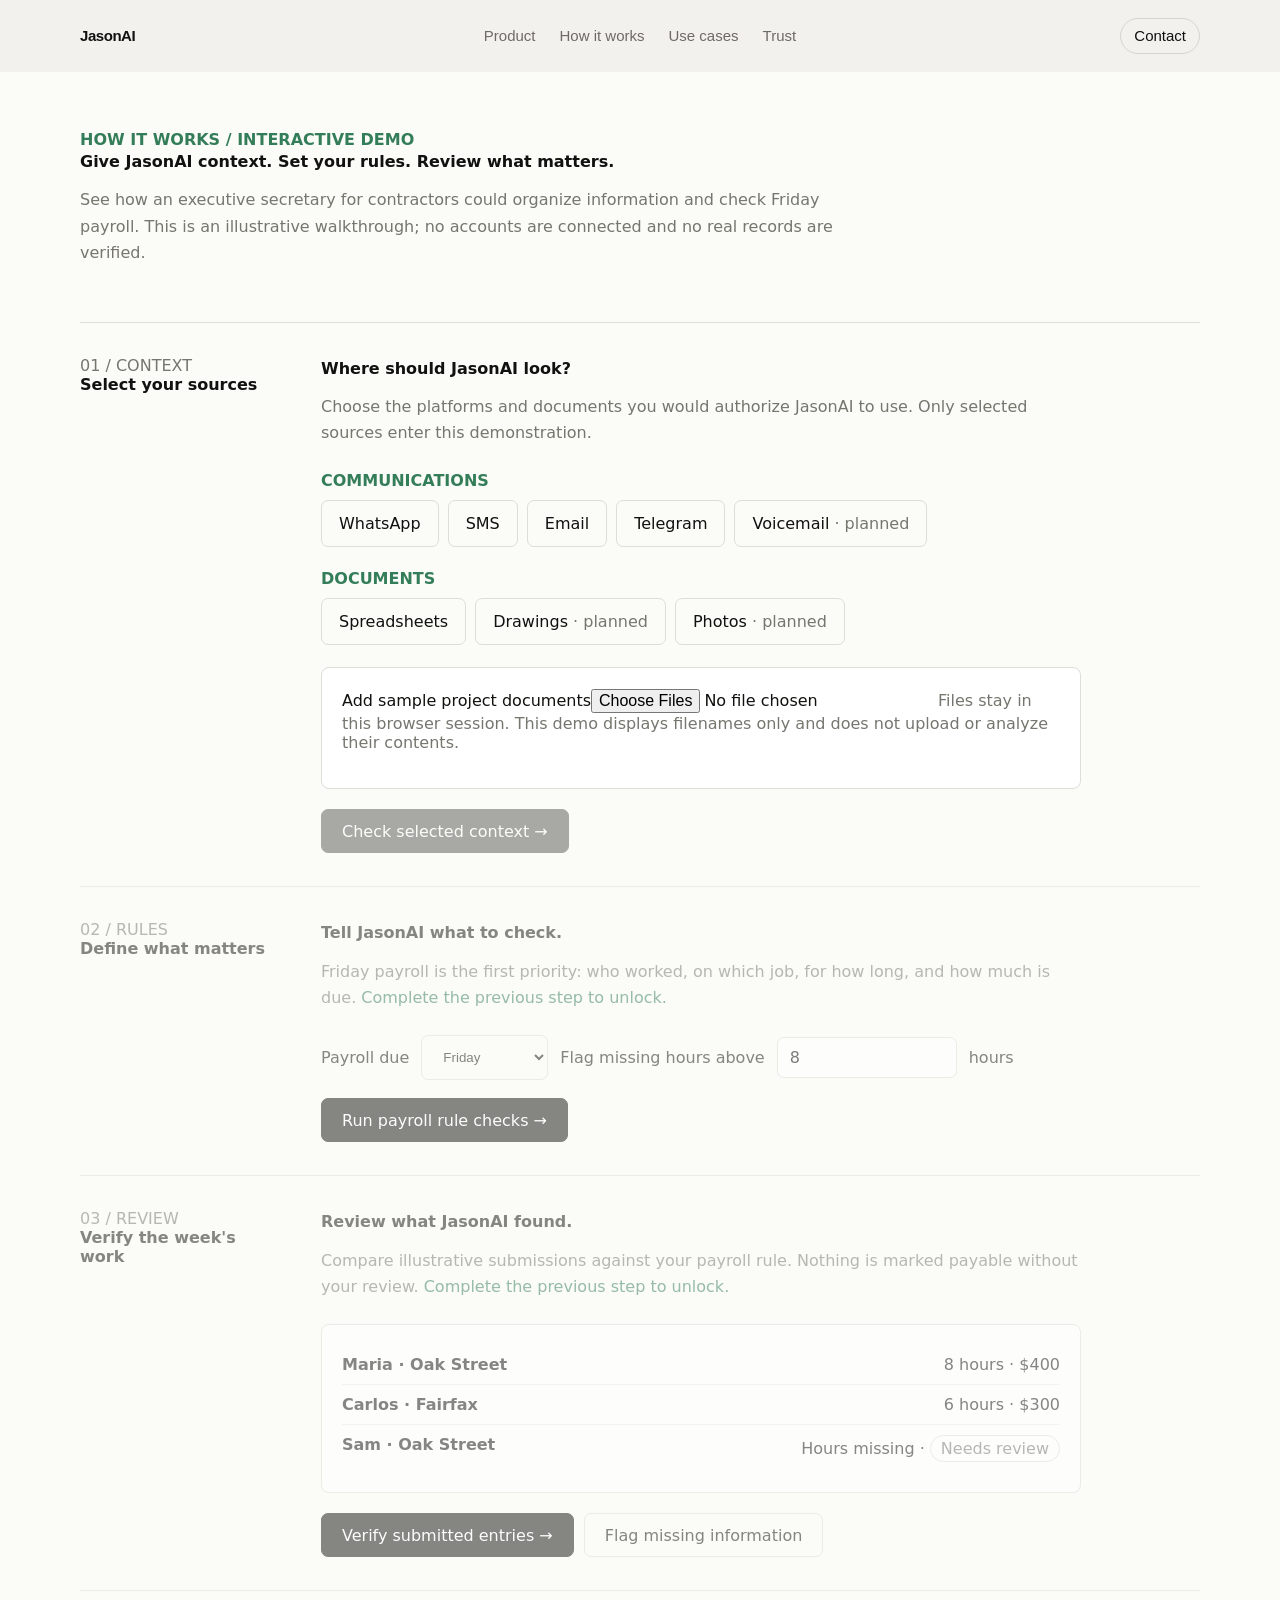
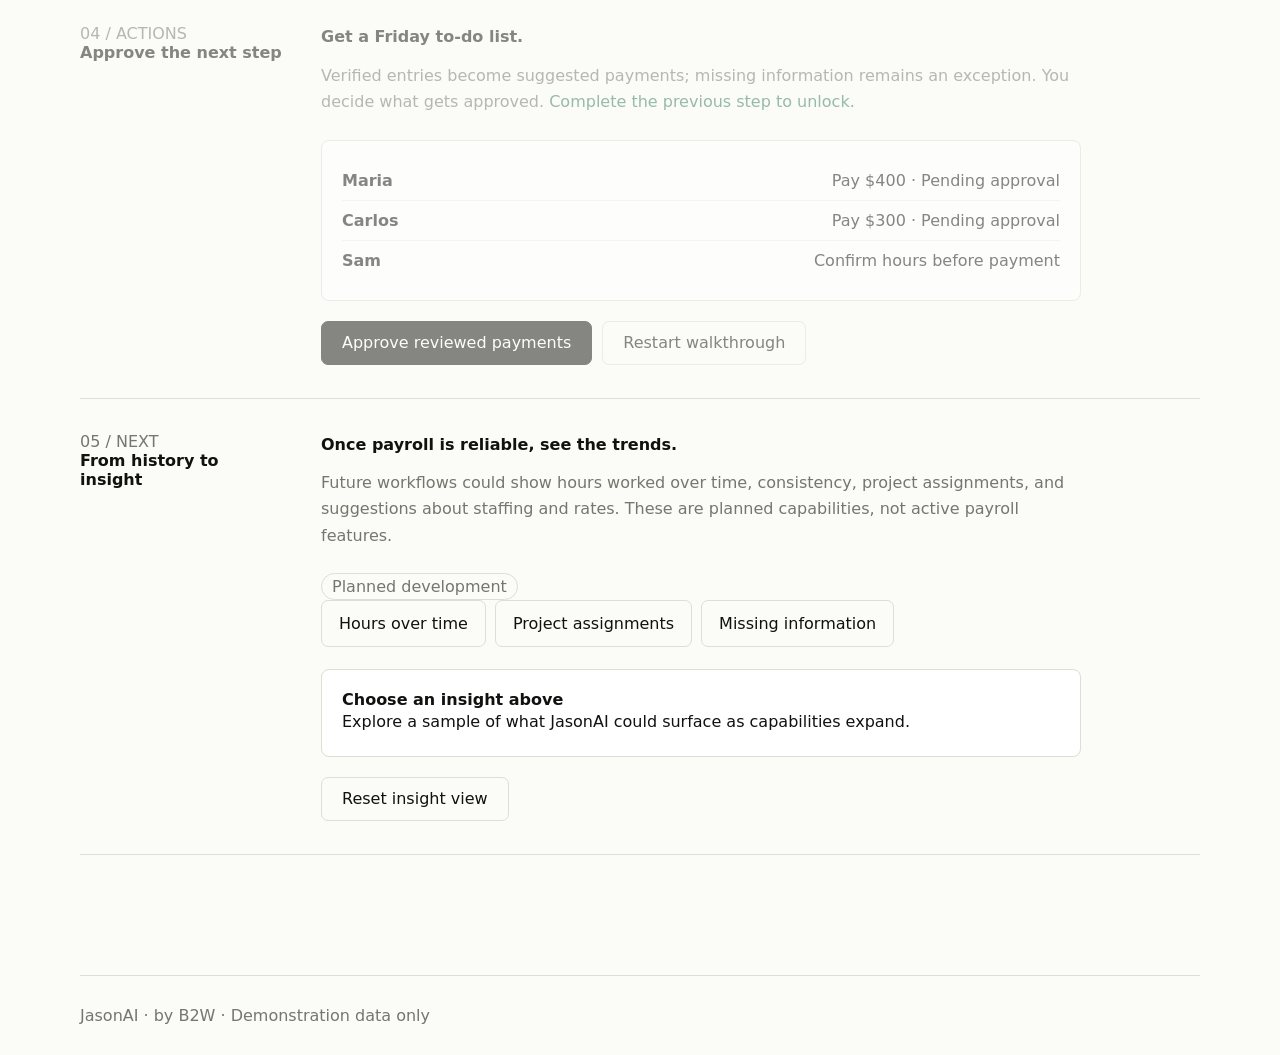
<file: jasonai/how-it-works/index.html>
<!doctype html>
<html lang="en"><head><meta charset="utf-8"><meta name="viewport" content="width=device-width,initial-scale=1"><meta name="theme-color" content="#fbfbf7"><title>How JasonAI works · JasonAI</title>
<style>
:root{font-family:Inter,ui-sans-serif,system-ui,Arial;font-size:16px;color:#11110f;background:#fbfbf7;--green:#347d59;--line:#deded6;--muted:#76766f}*{box-sizing:border-box}html{scroll-behavior:smooth}body{margin:0;font-size:1rem}button,input{font:inherit;font-size:1rem}a{color:inherit;text-decoration:none}.shell{width:min(1080px,calc(100% - 40px));margin:auto}.header{height:72px;display:flex;align-items:center;justify-content:space-between;border-bottom:1px solid var(--line)}.brand{font-weight:800}.header nav{display:flex;gap:24px}main{padding:66px 0 120px}.eyebrow{color:var(--green);font-weight:700}h1,h2,h3,p,small,label{font-size:1rem;line-height:1.65;margin:0}h1,h2,h3{font-weight:750}.intro{max-width:660px}.intro p{margin-top:12px;color:var(--muted)}.step{border-top:1px solid var(--line);padding:33px 0;display:grid;grid-template-columns:205px 1fr;gap:36px}.step-meta{color:var(--muted)}.step-meta strong{display:block;color:#11110f;font-size:1rem}.step-content{max-width:690px}.step-title{margin:0 0 12px}.step-description{color:var(--muted);margin-bottom:24px}.choices{display:flex;gap:9px;flex-wrap:wrap;margin:0 0 22px}.choice{cursor:pointer;padding:13px 17px;border:1px solid var(--line);border-radius:7px;background:transparent;color:#11110f;transition:background .2s,border .2s}.choice:hover,.choice[aria-pressed=true]{border-color:var(--green);background:#eaf1eb}.choice[aria-pressed=true]::before{content:'✓ ';color:var(--green)}.button{cursor:pointer;min-height:44px;padding:11px 20px;background:#11110f;color:white;border:1px solid #11110f;border-radius:7px}.button:hover{background:var(--green);border-color:var(--green)}.button:disabled{opacity:.35;cursor:not-allowed}.button.alt{background:transparent;color:#11110f;border-color:var(--line)}.status{margin-top:20px;border:1px solid var(--line);border-radius:8px;padding:16px 18px;background:#fff}.check{display:flex;gap:12px;align-items:center;padding:11px 0;border-bottom:1px solid #efeee9}.check:last-child{border-bottom:0}.check .icon{width:24px;flex:0 0 24px;color:var(--muted)}.check[data-state=running] .icon{color:var(--green);animation:pulse .8s infinite}.check[data-state=done] .icon{color:var(--green)}.check[data-state=pending]{color:var(--muted)}.done{color:var(--green);font-weight:700;margin-top:16px}.lock{opacity:.5}.lock button,.lock input{pointer-events:none}.lock .step-description::after{content:' Complete the previous step to unlock.';color:var(--green)}.formrow{display:flex;flex-wrap:wrap;gap:12px;align-items:center;margin:18px 0}.formrow input{width:180px;border:1px solid var(--line);border-radius:7px;padding:10px 12px;background:white}.preview{background:white;border:1px solid var(--line);border-radius:8px;padding:20px;margin:20px 0}.line{display:flex;justify-content:space-between;gap:16px;padding:10px 0;border-bottom:1px solid #eeece6}.line:last-child{border:0}.muted{color:var(--muted)}.tag{display:inline-block;border:1px solid var(--line);padding:3px 10px;border-radius:999px;color:var(--muted)}.toolbar{display:flex;flex-wrap:wrap;gap:10px;margin-top:18px}.footer{border-top:1px solid var(--line);padding:30px 0;color:var(--muted)}[hidden]{display:none!important}@keyframes pulse{50%{opacity:.4}}@media(max-width:700px){.header nav{gap:12px}.step{grid-template-columns:1fr;gap:14px}main{padding-top:42px}.line{align-items:flex-start}.formrow input{width:100%}}@media(prefers-reduced-motion:reduce){*,*:before,*:after{animation:none!important;transition:none!important;scroll-behavior:auto!important}}
</style><style id="b2w-product-template">
.unified-product-header{background:#f2f1ed!important;color:#11110f!important;border-bottom:0!important}
.unified-product-header .header-inner{width:min(92vw,1120px)!important;max-width:1120px!important;margin:0 auto!important;display:grid!important;grid-template-columns:1fr auto 1fr!important;gap:28px!important;align-items:center!important;padding:18px 0!important}
.unified-product-header .brand{font:750 15px/1.2 Inter,Arial,sans-serif!important;letter-spacing:-.03em!important;white-space:nowrap!important;text-decoration:none!important;color:#11110f!important;justify-self:start!important}
.unified-product-header .simple-nav{display:flex!important;gap:24px!important;justify-self:center!important;align-items:center!important}
.unified-product-header .simple-nav a{font:400 15px/1.2 Inter,Arial,sans-serif!important;color:#6e6a65!important;text-decoration:none!important}
.unified-product-header .header-actions{display:flex!important;justify-self:end!important;align-items:center!important}
.unified-product-header .contact-pill{font:400 15px/1.2 Inter,Arial,sans-serif!important;color:#11110f!important;border:1px solid rgba(17,17,15,.13)!important;border-radius:999px!important;background:transparent!important;padding:8px 13px!important;text-decoration:none!important}
.unified-product-header .menu-toggle,.unified-product-header .mobile-menu{display:none!important}
@media(max-width:780px){
.unified-product-header .header-inner{grid-template-columns:1fr auto!important;width:calc(100% - 32px)!important}
.unified-product-header .simple-nav,.unified-product-header .contact-pill{display:none!important}
.unified-product-header .menu-toggle{display:flex!important;position:relative!important;align-items:center!important;justify-content:center!important;border:1px solid rgba(17,17,15,.13)!important;border-radius:999px!important;background:transparent!important;width:48px!important;height:36px!important;cursor:pointer!important}
.unified-product-header .mobile-menu{display:none!important;position:absolute!important;left:0!important;right:0!important;top:100%!important;min-height:calc(100dvh - 66px)!important;background:#f2f1ed!important;color:#11110f!important;padding:20px 24px 36px!important;z-index:999!important}
.unified-product-header .mobile-menu.open,.unified-product-header .mobile-menu.active,.unified-product-header .mobile-menu.is-open{display:block!important}
.unified-product-header .mobile-menu-inner{display:flex!important;flex-direction:column!important;align-items:stretch!important;gap:0!important}
.unified-product-header .mobile-menu-inner>a{color:#11110f!important;text-decoration:none!important;font:400 15px/1.6 Inter,Arial,sans-serif!important;padding:15px 0!important;border-bottom:1px solid rgba(17,17,15,.13)!important}
.unified-product-header .mobile-menu-inner>a.mobile-contact-cta{margin-top:24px!important;padding:14px 18px!important;border:1px solid #11110f!important;background:#11110f!important;color:#f2f1ed!important;border-radius:999px!important;font-weight:700!important;display:flex!important;justify-content:space-between!important}
.unified-product-header .mobile-menu-inner>a.product-sub-link{padding:12px 18px!important;border-bottom:0!important;opacity:.75!important}
}
</style><style id="how-layout-alignment">.site-header.unified-product-header{position:sticky;top:0;left:0;right:0;z-index:40;display:block;min-height:66px;width:100%}.unified-product-header .header-inner{min-height:66px}.unified-product-header .brand{font-weight:750!important}.unified-product-header .menu-toggle span{position:absolute;display:block;width:16px;height:1px;background:#11110f;transform:translateY(-3px)}.unified-product-header .menu-toggle span+span{transform:translateY(3px)}.shell{width:min(92vw,1120px)}main.shell{padding-top:58px}.intro{max-width:760px}.step{grid-template-columns:205px minmax(0,1fr)}.step-content{max-width:760px}.step-meta{min-width:0}@media(max-width:780px){.step{grid-template-columns:1fr;gap:14px}.header-inner{width:calc(100% - 32px)!important}.site-header.unified-product-header .mobile-menu{top:100%}.shell{width:calc(100% - 32px)}}@media(max-width:420px){.choice{max-width:100%}.formrow input{max-width:100%}}</style></head><body>
<header class="site-header unified-product-header"><div class="header-inner">
 <a class="brand" href="/jasonai/" aria-label="JasonAI home">JasonAI</a>
 <nav aria-label="JasonAI navigation" class="simple-nav">
 <a href="/jasonai/">Product</a><a href="/jasonai/how-it-works/">How it works</a><a href="/jasonai/general-contractors/">Use cases</a><a href="/jasonai/trust/">Trust</a>
 </nav>
 <div class="header-actions"><a class="contact-pill" href="mailto:info@b2w-ai.com">Contact</a>
 <button class="menu-toggle" aria-controls="mobile-menu" aria-expanded="false" aria-label="Open menu" type="button"><span></span><span></span></button></div>
 </div><div class="mobile-menu" id="mobile-menu"><div class="mobile-menu-inner">
 <a href="/jasonai/">Product</a><a href="/jasonai/how-it-works/">How it works</a><a href="/jasonai/general-contractors/">Use cases</a><a href="/jasonai/trust/">Trust</a>
 <a class="mobile-contact-cta" href="mailto:info@b2w-ai.com">Contact <span aria-hidden="true">→</span></a>
 <a class="product-sub-link" href="/">B2W <span aria-hidden="true">↗</span></a>
 </div></div></header>
<main class="shell"><div class="intro"><div class="eyebrow">HOW IT WORKS / INTERACTIVE DEMO</div><h1>Give JasonAI context. Set your rules. Review what matters.</h1><p>See how an executive secretary for contractors could organize information and check Friday payroll. This is an illustrative walkthrough; no accounts are connected and no real records are verified.</p></div>
<div style="height:55px"></div>
<section class="step" id="step-context"><div class="step-meta">01 / CONTEXT<strong>Select your sources</strong></div><div class="step-content"><h2 class="step-title">Where should JasonAI look?</h2><p class="step-description">Choose the platforms and documents you would authorize JasonAI to use. Only selected sources enter this demonstration.</p>
<div class="eyebrow" style="margin-bottom:10px">COMMUNICATIONS</div><div class="choices" id="platforms"><button class="choice" aria-pressed="false" data-source="WhatsApp">WhatsApp</button><button class="choice" aria-pressed="false" data-source="SMS">SMS</button><button class="choice" aria-pressed="false" data-source="Email">Email</button><button class="choice" aria-pressed="false" data-source="Telegram">Telegram</button><button class="choice" aria-pressed="false" data-source="Voicemail">Voicemail <span class="muted">· planned</span></button></div>
<div class="eyebrow" style="margin-bottom:10px">DOCUMENTS</div><div class="choices" id="documents"><button class="choice" aria-pressed="false" data-source="Spreadsheets">Spreadsheets</button><button class="choice" aria-pressed="false" data-source="Drawings">Drawings <span class="muted">· planned</span></button><button class="choice" aria-pressed="false" data-source="Photos">Photos <span class="muted">· planned</span></button></div>
<div class="preview"><label for="project-upload">Add sample project documents</label><input type="file" id="project-upload" multiple accept=".csv,.txt,.pdf,.xlsx,.xls,.png,.jpg,.jpeg,.doc,.docx" aria-describedby="upload-note"><span class="muted" id="upload-note">Files stay in this browser session. This demo displays filenames only and does not upload or analyze their contents.</span><ul class="copy-list upload-files" id="uploaded-list" aria-live="polite"></ul><button type="button" class="button alt" id="clear-uploads" hidden>Clear selected files</button></div><button class="button" id="check-context" disabled>Check selected context →</button><div class="status" id="context-status" aria-live="polite" hidden></div></div></section>
<section class="step lock" id="step-rules" aria-disabled="true"><div class="step-meta">02 / RULES<strong>Define what matters</strong></div><div class="step-content"><h2 class="step-title">Tell JasonAI what to check.</h2><p class="step-description">Friday payroll is the first priority: who worked, on which job, for how long, and how much is due.</p><div class="formrow"><label for="day">Payroll due</label><select class="choice" id="day" aria-label="Payroll day"><option>Friday</option><option>Thursday</option><option>Wednesday</option><option>Monday</option></select><label for="minimum">Flag missing hours above</label><input type="number" id="minimum" min="1" max="80" value="8"> hours</div><button class="button" id="check-rules">Run payroll rule checks →</button><div class="status" id="rules-status" aria-live="polite" hidden></div></div></section>
<section class="step lock" id="step-review" aria-disabled="true"><div class="step-meta">03 / REVIEW<strong>Verify the week's work</strong></div><div class="step-content"><h2 class="step-title">Review what JasonAI found.</h2><p class="step-description">Compare illustrative submissions against your payroll rule. Nothing is marked payable without your review.</p><div class="preview"><div class="line"><strong>Maria · Oak Street</strong><span>8 hours · $400</span></div><div class="line"><strong>Carlos · Fairfax</strong><span>6 hours · $300</span></div><div class="line"><strong>Sam · Oak Street</strong><span>Hours missing · <span class="tag">Needs review</span></span></div></div><div class="toolbar"><button class="button" id="verify-review">Verify submitted entries →</button><button class="button alt" id="flag-missing">Flag missing information</button></div><div class="status" id="review-status" aria-live="polite" hidden></div></div></section>
<section class="step lock" id="step-actions" aria-disabled="true"><div class="step-meta">04 / ACTIONS<strong>Approve the next step</strong></div><div class="step-content"><h2 class="step-title">Get a Friday to-do list.</h2><p class="step-description">Verified entries become suggested payments; missing information remains an exception. You decide what gets approved.</p><div class="preview" id="todo"><div class="line"><strong>Maria</strong><span>Pay $400 · Pending approval</span></div><div class="line"><strong>Carlos</strong><span>Pay $300 · Pending approval</span></div><div class="line"><strong>Sam</strong><span>Confirm hours before payment</span></div></div><div class="toolbar"><button class="button" id="approve-todo">Approve reviewed payments</button><button class="button alt" id="reset">Restart walkthrough</button></div><div class="status" id="actions-status" aria-live="polite" hidden></div></div></section>
<section class="step" style="border-bottom:1px solid var(--line)"><div class="step-meta">05 / NEXT<strong>From history to insight</strong></div><div class="step-content"><h2 class="step-title">Once payroll is reliable, see the trends.</h2><p class="step-description">Future workflows could show hours worked over time, consistency, project assignments, and suggestions about staffing and rates. These are planned capabilities, not active payroll features.</p><span class="tag">Planned development</span><div class="choices" id="insight-options" role="group" aria-label="Explore possible insights"><button class="choice" type="button" data-insight="hours" aria-pressed="false">Hours over time</button><button class="choice" type="button" data-insight="projects" aria-pressed="false">Project assignments</button><button class="choice" type="button" data-insight="exceptions" aria-pressed="false">Missing information</button></div><div class="preview" id="insight-output" aria-live="polite"><strong>Choose an insight above</strong><p>Explore a sample of what JasonAI could surface as capabilities expand.</p></div><button type="button" class="button alt" id="insight-reset">Reset insight view</button></div></section>
</main><footer class="shell footer">JasonAI · by B2W · Demonstration data only</footer>
<script>
(()=>{'use strict';const $=s=>document.querySelector(s),$$=s=>[...document.querySelectorAll(s)],selected=new Set(),delay=ms=>new Promise(r=>setTimeout(r,ms));let busy=false;
function unlock(id){const el=$(id);el.classList.remove('lock');el.removeAttribute('aria-disabled');el.scrollIntoView({behavior:matchMedia('(prefers-reduced-motion: reduce)').matches?'instant':'smooth',block:'start'})}
async function checks(target,items,done){if(busy)return;busy=true;target.hidden=false;target.replaceChildren();for(const item of items){const row=document.createElement('div');row.className='check';row.dataset.state='pending';const icon=document.createElement('span');icon.className='icon';icon.textContent='○';const label=document.createElement('span');label.textContent=item;row.append(icon,label);target.append(row)}const rows=[...target.children];for(const row of rows){row.dataset.state='running';row.firstChild.textContent='◌';await delay(480);row.dataset.state='done';row.firstChild.textContent='✓'}const summary=document.createElement('p');summary.className='done';summary.textContent=done;target.append(summary);busy=false}
const uploads=$('#project-upload'),list=$('#uploaded-list'),clearUploads=$('#clear-uploads');function renderUploads(){list.replaceChildren();const files=[...(uploads.files||[])];files.forEach(f=>{const li=document.createElement('li');li.textContent=f.name+' · '+(f.size/1024).toFixed(1)+' KB';list.append(li)});clearUploads.hidden=!files.length;$('#context-status').hidden=true;updateContextButton()}function updateContextButton(){$('#check-context').disabled=busy||(!selected.size&&!(uploads.files||[]).length)}uploads.addEventListener('change',renderUploads);clearUploads.addEventListener('click',()=>{uploads.value='';renderUploads()});
const insightContent={hours:['Hours over time','Example: Maria logged 8 hours and Carlos logged 6 hours this week. A future trend view could compare shifts across weeks.'],projects:['Project assignments','Example: Oak Street has Maria and Sam assigned; Fairfax has Carlos. Historical assignments could reveal staffing patterns.'],exceptions:['Missing information','Example: Sam has no recorded hours. Future exception summaries could highlight unresolved submissions before payroll day.']};function chooseInsight(name){$('[data-insight]').forEach(b=>b.setAttribute('aria-pressed',String(b.dataset.insight===name)));const data=insightContent[name];$('#insight-output').replaceChildren();const title=document.createElement('strong'),body=document.createElement('p');title.textContent=data?data[0]:'Choose an insight above';body.textContent=data?data[1]:'Explore a sample of what JasonAI could surface as capabilities expand.';$('#insight-output').append(title,body)}$('[data-insight]').forEach(b=>b.addEventListener('click',()=>chooseInsight(b.dataset.insight)));$('#insight-reset').addEventListener('click',()=>chooseInsight(null));
$('[data-source]').forEach(b=>b.addEventListener('click',()=>{if(busy)return;const k=b.dataset.source;selected.has(k)?selected.delete(k):selected.add(k);b.setAttribute('aria-pressed',String(selected.has(k)));updateContextButton();$('#context-status').hidden=true}));
$('#check-context').addEventListener('click',async()=>{if(!selected.size&&!(uploads.files||[]).length)return;$('#check-context').disabled=true;const sources=[...selected];if(uploads.files.length)sources.push(uploads.files.length+' selected file'+(uploads.files.length===1?'':'s'));await checks($('#context-status'),['Confirm '+sources.length+' selected source'+(sources.length===1?'':'s'),'Check which sources are currently supported','Build illustrative project/labor/delivery context'],'Demo context checked. No live integrations were accessed.');unlock('#step-rules')});
$('#check-rules').addEventListener('click',async()=>{if(busy)return;$('#check-rules').disabled=true;await checks($('#rules-status'),['Set '+$('#day').value+' as payroll deadline','Check for submitted shifts and worker/job attribution','Identify missing hours and source evidence'],'Payroll rule configuration verified for this demo.');unlock('#step-review')});
let reviewVerified=false,missingFlagged=false;async function finishReview(){if(reviewVerified&&missingFlagged)unlock('#step-actions')}
$('#verify-review').addEventListener('click',async()=>{if(busy||reviewVerified)return;await checks($('#review-status'),['Cross-reference Maria’s submitted hours','Cross-reference Carlos’s submitted hours','Keep Sam’s incomplete entry unverified'],'Two illustrative entries verified for review. One exception remains.');reviewVerified=true;$('#verify-review').disabled=true;finishReview()});
$('#flag-missing').addEventListener('click',()=>{missingFlagged=true;$('#flag-missing').disabled=true;let box=$('#review-status');box.hidden=false;const p=document.createElement('p');p.className='done';p.textContent='Sam’s missing hours flagged for follow-up.';box.append(p);finishReview()});
$('#approve-todo').addEventListener('click',async()=>{if(busy)return;$('#approve-todo').disabled=true;await checks($('#actions-status'),['Confirm owner approval for Maria and Carlos','Keep incomplete Sam entry off the payment list','Prepare reviewed Friday payroll summary'],'Done. Demo payments approved in this walkthrough only; no real payments were sent.');$('#todo').innerHTML='<div class="line"><strong>Maria</strong><span class="eyebrow">Approved · $400</span></div><div class="line"><strong>Carlos</strong><span class="eyebrow">Approved · $300</span></div><div class="line"><strong>Sam</strong><span class="muted">On hold · missing hours</span></div>'});
$('#reset').addEventListener('click',()=>location.reload());
})();
</script><script id="simpleNavigation">
(() => {
  const h=document.querySelector('.site-header');
  if(!h)return;
  const t=h.querySelector('.menu-toggle');
  const m=h.querySelector('.mobile-menu');
  t?.addEventListener('click',()=>{
    const o=t.getAttribute('aria-expanded')!=='true';
    t.setAttribute('aria-expanded',String(o));
    m?.classList.toggle('open',o);
  });
  m?.querySelectorAll('a').forEach(a=>a.addEventListener('click',()=>{
    t?.setAttribute('aria-expanded','false');
    m.classList.remove('open');
  }));
})();
</script></body></html>
</file>
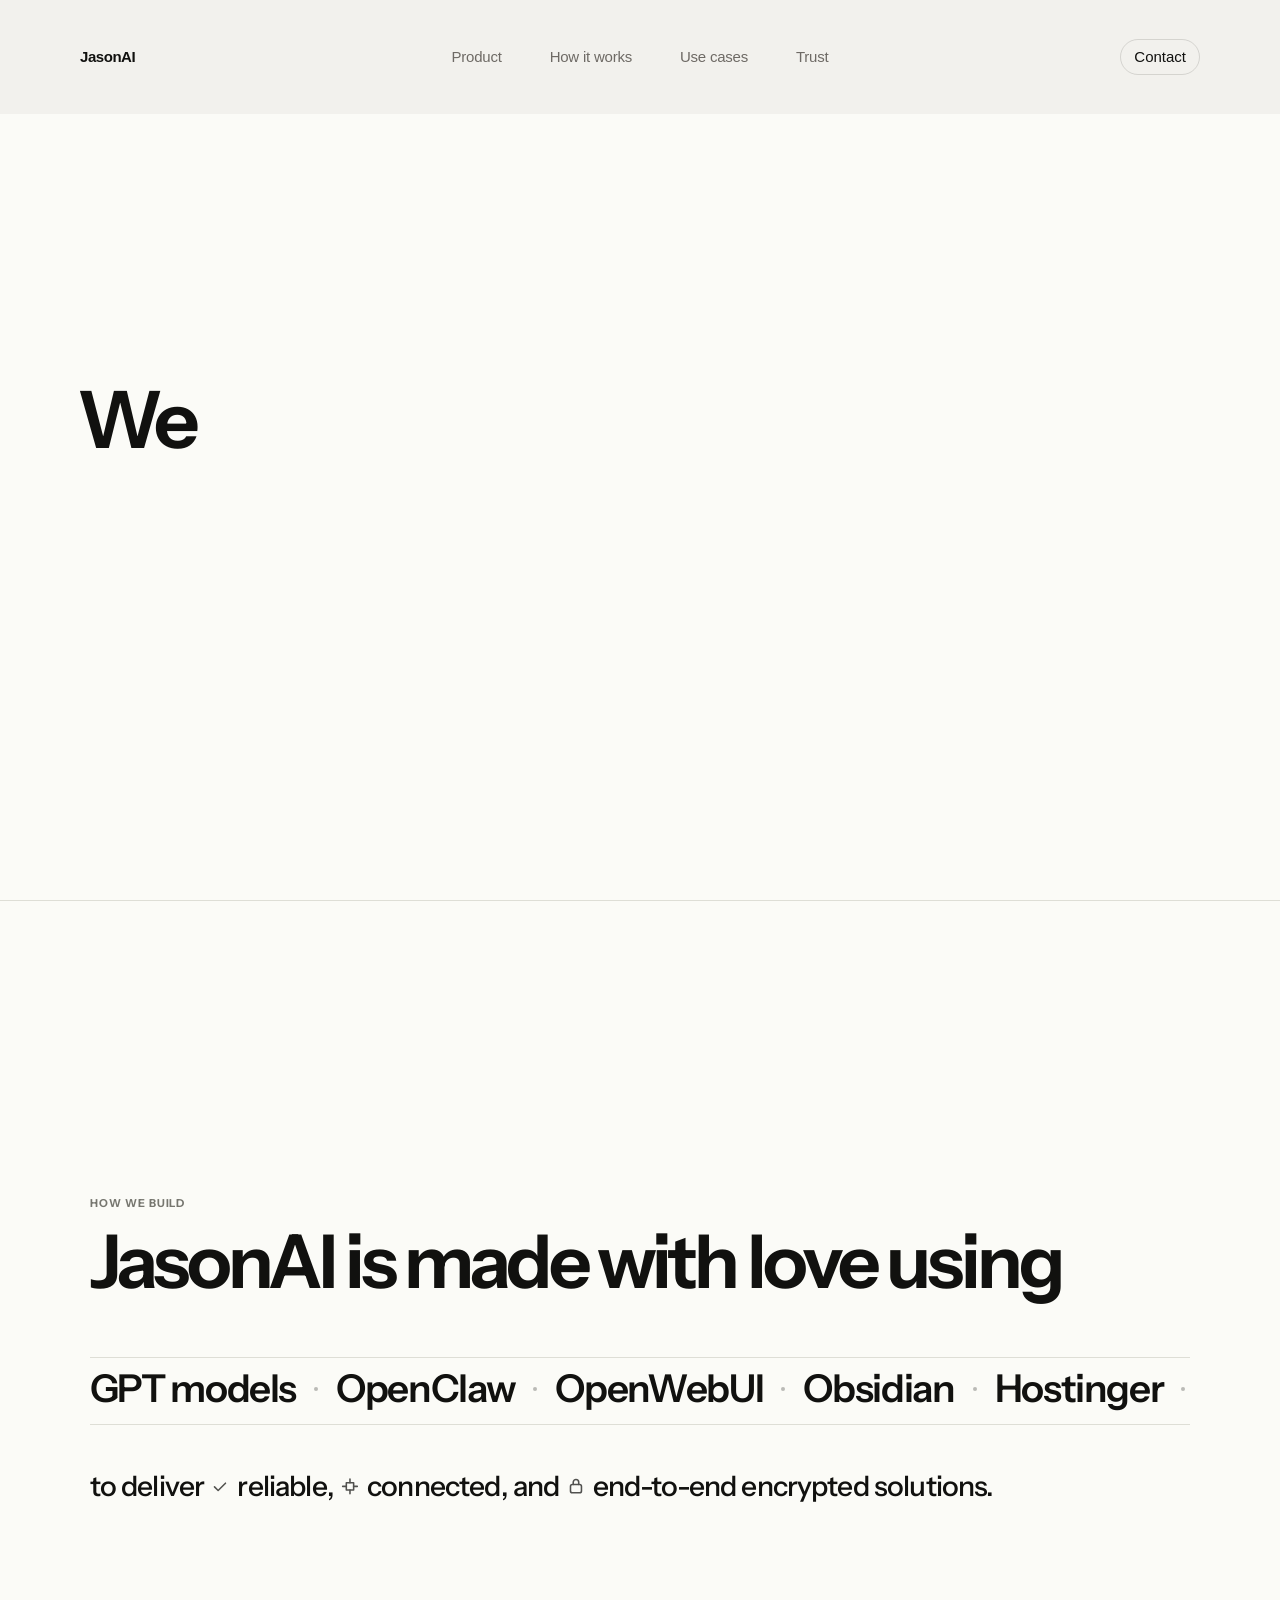
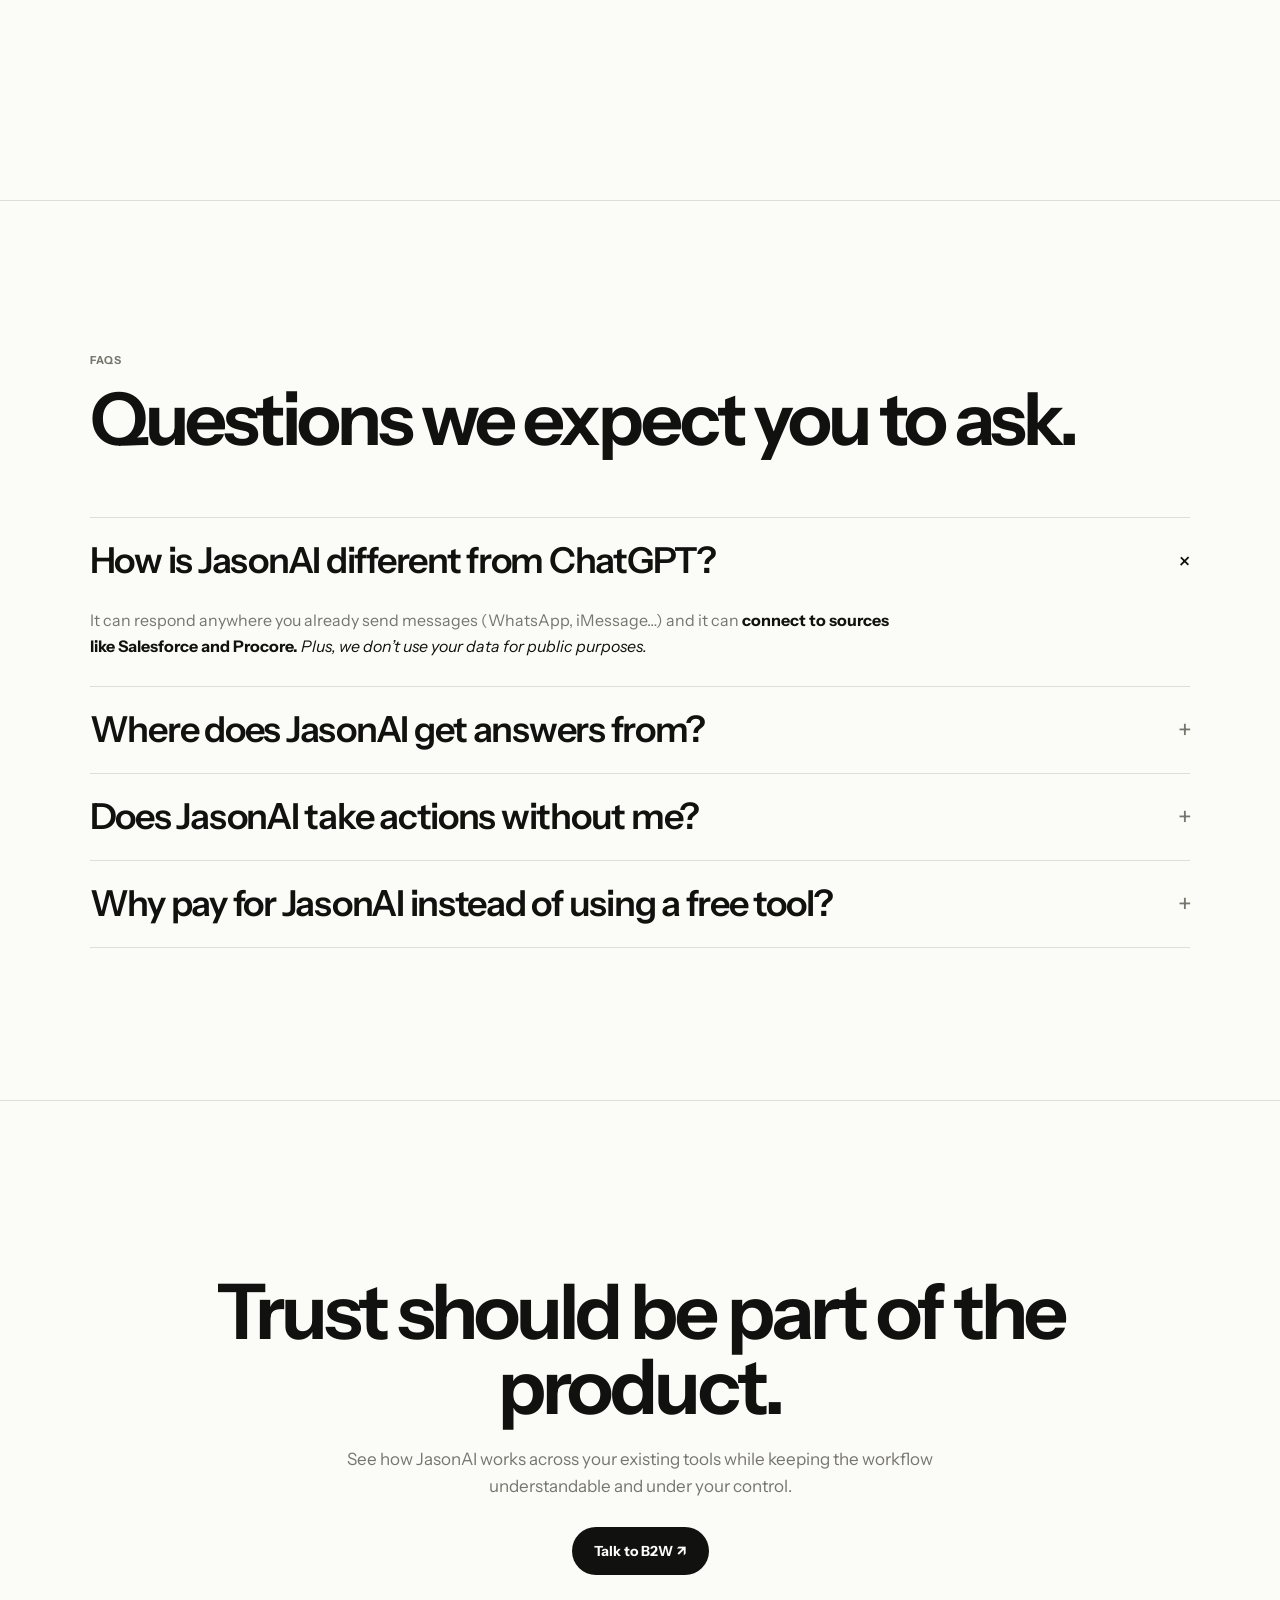
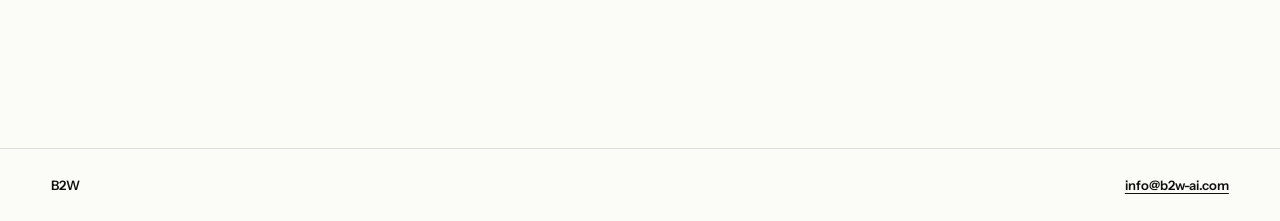
<file: jasonai/trust/index.html>
<!DOCTYPE html>

<html lang="en">
<head>
<meta charset="utf-8"/>
<meta content="width=device-width, initial-scale=1.0" name="viewport"/>
<meta content="#fbfbf7" name="theme-color"/>
<title>JasonAI — Trust</title>
<style>
    :root{
      --bg:#fbfbf7;
      --ink:#11110f;
      --muted:#76766f;
      --line:#deded6;
    }

    *{box-sizing:border-box}

    html,body{
      margin:0;
      min-height:100%;
      background:var(--bg);
      color:var(--ink);
      font-family:Inter,ui-sans-serif,-apple-system,BlinkMacSystemFont,"Segoe UI",sans-serif;
      -webkit-font-smoothing:antialiased;
    }

    .site-header{
      position:fixed;
      top:0;
      left:0;
      right:0;
      z-index:20;
      min-height:66px;
      display:flex;
      align-items:center;
      justify-content:space-between;
      padding:18px clamp(20px,4vw,56px);
      background:rgba(251,251,247,.86);
      backdrop-filter:blur(14px);
      -webkit-backdrop-filter:blur(14px);
      border-bottom:1px solid rgba(222,222,214,.72);
    }

    .site-brand{
      font-size:18px;
      font-weight:700;
      letter-spacing:-.025em;
    }

    .site-cta{
      display:inline-flex;
      align-items:center;
      justify-content:center;
      min-height:38px;
      padding:0 15px;
      border:1px solid var(--ink);
      border-radius:999px;
      color:var(--ink);
      text-decoration:none;
      font-size:13px;
      font-weight:600;
    }

    .trust-hero{
      min-height:100svh;
      display:flex;
      align-items:center;
      justify-content:center;
      padding:96px clamp(24px,6vw,88px) 72px;
      overflow:hidden;
    }

    .trust-wrap{
      width:min(1280px,100%);
      margin:0 auto;
    }

    .trust-composer{
      display:flex;
      align-items:flex-start;
      gap:.14em;
      max-width:1160px;
      font-size:clamp(46px,6.2vw,92px);
      line-height:.98;
      letter-spacing:-.052em;
      font-weight:650;
    }

    .trust-we{
      flex:0 0 auto;
      white-space:nowrap;
    }

    .trust-cycle{
      position:relative;
      display:inline-block;
      min-width:min(72vw,14ch);
      min-height:1.08em;
      text-align:left;
    }

    .trust-cycle-text{
      display:inline;
      position:relative;
    }

    .trust-cycle-text.reveal{
      animation:trustReveal .78s cubic-bezier(.16,.8,.24,1) both;
    }

    .trust-cycle-text.exit{
      animation:trustExit .34s ease both;
    }

    .trust-speck{
      position:absolute;
      width:3px;
      height:3px;
      border-radius:50%;
      background:currentColor;
      pointer-events:none;
      opacity:0;
      animation:trustSpeck .68s cubic-bezier(.16,.8,.24,1) both;
    }

    @keyframes trustReveal{
      0%{
        opacity:0;
        filter:blur(8px);
        transform:translateY(10px) scale(.985);
      }
      55%{
        opacity:.85;
        filter:blur(2px);
      }
      100%{
        opacity:1;
        filter:blur(0);
        transform:translateY(0) scale(1);
      }
    }

    @keyframes trustExit{
      from{opacity:1;filter:blur(0);transform:translateY(0)}
      to{opacity:0;filter:blur(5px);transform:translateY(-8px)}
    }

    @keyframes trustSpeck{
      0%{
        opacity:0;
        transform:translate(0,0) scale(.4);
      }
      30%{opacity:.7}
      100%{
        opacity:0;
        transform:translate(var(--dx),var(--dy)) scale(1);
      }
    }

    @media(max-width:720px){
      .site-header{
        min-height:56px;
        padding:14px 16px;
      }

      .trust-hero{
        padding:84px 24px 56px;
      }

      .trust-composer{
        display:block;
        font-size:clamp(38px,11vw,62px);
        line-height:1;
      }

      .trust-we{
        display:block;
        margin-bottom:.06em;
      }

      .trust-cycle{
        min-width:0;
        width:100%;
      }
    }

    @media(prefers-reduced-motion:reduce){
      .trust-cycle-text.reveal,
      .trust-cycle-text.exit,
      .trust-speck{
        animation:none !important;
      }
    }
  
    .trust-section,
    .faq-section{
      min-height:100svh;
      display:flex;
      align-items:center;
      padding:clamp(72px,7vw,104px) clamp(24px,7vw,104px);
      border-top:1px solid var(--line);
    }

    .section-inner{
      width:min(1280px,100%);
      margin:0 auto;
    }

    .section-kicker{
      margin:0 0 16px;
      color:var(--muted);
      font-size:11px;
      font-weight:700;
      letter-spacing:.09em;
      text-transform:uppercase;
    }

    .section-title{
      margin:0;
      max-width:1000px;
      font-size:clamp(42px,5.7vw,82px);
      line-height:.98;
      letter-spacing:-.052em;
      font-weight:650;
    }

    .promise-list{
      margin-top:clamp(42px,5vw,68px);
      border-top:1px solid var(--line);
    }

    .promise-row{
      display:grid;
      grid-template-columns:minmax(180px,.72fr) minmax(0,1.6fr);
      gap:clamp(28px,5vw,72px);
      padding:clamp(26px,3vw,38px) 0;
      border-bottom:1px solid var(--line);
    }

    .promise-label{
      color:var(--muted);
      font-size:11px;
      line-height:1.3;
      letter-spacing:.08em;
      text-transform:uppercase;
      font-weight:700;
    }

    .promise-content h3{
      margin:0 0 10px;
      font-size:clamp(26px,3vw,44px);
      line-height:1.04;
      letter-spacing:-.04em;
      font-weight:620;
    }

    .promise-content p{
      margin:0;
      max-width:760px;
      color:var(--muted);
      font-size:16px;
      line-height:1.6;
    }

    .principle-strip{
      margin-top:clamp(36px,5vw,60px);
      display:grid;
      grid-template-columns:repeat(3,minmax(0,1fr));
      border-top:1px solid var(--line);
      border-bottom:1px solid var(--line);
    }

    .principle{
      padding:24px 24px 24px 0;
      min-height:170px;
    }

    .principle + .principle{
      padding-left:24px;
      border-left:1px solid var(--line);
    }

    .principle strong{
      display:block;
      margin-bottom:10px;
      font-size:15px;
      line-height:1.25;
      letter-spacing:-.01em;
    }

    .principle span{
      display:block;
      color:var(--muted);
      font-size:13px;
      line-height:1.55;
    }

    .faq-list{
      margin-top:clamp(38px,5vw,62px);
      border-top:1px solid var(--line);
    }

    .faq-list details{
      border-bottom:1px solid var(--line);
    }

    .faq-list summary{
      list-style:none;
      display:grid;
      grid-template-columns:minmax(0,1fr) 22px;
      gap:18px;
      align-items:center;
      min-height:86px;
      padding:22px 0;
      cursor:pointer;
      font-size:clamp(24px,2.8vw,40px);
      line-height:1.05;
      letter-spacing:-.035em;
      font-weight:600;
    }

    .faq-list summary::-webkit-details-marker{display:none}

    .faq-list summary::after{
      content:"+";
      justify-self:end;
      color:var(--muted);
      font-size:.72em;
      font-weight:400;
      transition:transform .28s cubic-bezier(.2,.7,.2,1),color .2s ease;
    }

    .faq-list details[open] summary::after{
      transform:rotate(45deg);
      color:var(--ink);
    }

    .faq-answer-wrap{
      display:grid;
      grid-template-rows:0fr;
      opacity:0;
      transform:translateY(-10px);
      transition:
        grid-template-rows .42s cubic-bezier(.16,.8,.24,1),
        opacity .24s ease,
        transform .42s cubic-bezier(.16,.8,.24,1);
    }

    .faq-list details[open] .faq-answer-wrap{
      grid-template-rows:1fr;
      opacity:1;
      transform:none;
      padding-top:4px;
    }

    .faq-answer{
      overflow:hidden;
      max-width:820px;
      padding:0;
      color:var(--muted);
      font-size:16px;
      line-height:1.62;
    }

    .faq-list details[open] .faq-answer{
      padding-bottom:26px;
    }

    .trust-cta{
      min-height:72svh;
      display:flex;
      align-items:center;
      justify-content:center;
      padding:72px 24px;
      text-align:center;
      border-top:1px solid var(--line);
    }

    .trust-cta-inner{
      width:min(980px,100%);
    }

    .trust-cta h2{
      margin:0;
      font-size:clamp(44px,6vw,88px);
      line-height:.98;
      letter-spacing:-.052em;
      font-weight:650;
    }

    .trust-cta p{
      margin:22px auto 0;
      max-width:680px;
      color:var(--muted);
      font-size:17px;
      line-height:1.55;
    }

    .trust-cta a{
      margin-top:28px;
      display:inline-flex;
      min-height:48px;
      padding:0 22px;
      align-items:center;
      justify-content:center;
      border-radius:999px;
      background:var(--ink);
      color:var(--bg);
      text-decoration:none;
      font-size:14px;
      font-weight:700;
    }

    .site-footer{
      display:flex;
      align-items:center;
      justify-content:space-between;
      gap:24px;
      padding:28px clamp(20px,4vw,56px);
      border-top:1px solid var(--line);
      font-size:13px;
      font-weight:600;
    }

    .site-footer a{
      color:var(--ink);
      text-decoration:underline;
      text-underline-offset:3px;
    }

    @media(max-width:720px){
      .trust-section,
      .faq-section{
        min-height:auto;
        padding:56px 24px;
      }

      .promise-row{
        grid-template-columns:1fr;
        gap:10px;
      }

      .principle-strip{
        grid-template-columns:1fr;
      }

      .principle,
      .principle + .principle{
        padding:20px 0;
        min-height:0;
        border-left:0;
      }

      .principle + .principle{
        border-top:1px solid var(--line);
      }

      .faq-list summary{
        min-height:74px;
        padding:20px 0;
        font-size:clamp(22px,7vw,34px);
      }

      .site-footer{
        padding:22px 16px;
      }
    }


    

    

    
    

    
      10%,27%{
        opacity:1;
        transform:translateY(0);
        filter:blur(0);
      }
      34%,100%{
        opacity:0;
        transform:translateY(-10px);
        filter:blur(5px);
      }
    }

    @media(max-width:720px){
      
    }

    @media(prefers-reduced-motion:reduce){
      
      .trust-cycle-item:first-child{
        opacity:1;
        transform:none;
        filter:none;
      }
    }


    .trust-composer{
      max-width:1180px;
    }

    .trust-paragraph{
      margin:0;
      max-width:1120px;
      font-size:clamp(46px,6.2vw,92px);
      line-height:.98;
      letter-spacing:-.052em;
      font-weight:650;
      text-wrap:balance;
      hanging-punctuation:first last;
    }

    .trust-word{
      display:inline;
      opacity:0;
      filter:blur(6px);
      transform:translateY(.12em);
      transition:
        opacity .34s ease,
        filter .42s ease,
        transform .42s cubic-bezier(.16,.8,.24,1);
    }

    .trust-word.visible{
      opacity:1;
      filter:blur(0);
      transform:translateY(0);
    }

    @media(max-width:720px){
      .trust-paragraph{
        max-width:18ch;
        font-size:clamp(38px,11vw,62px);
        line-height:1;
        text-wrap:pretty;
      }
    }

    @media(prefers-reduced-motion:reduce){
      .trust-word{
        opacity:1 !important;
        filter:none !important;
        transform:none !important;
        transition:none !important;
      }
    }


    /* Trust hero: CSS-only so it renders immediately, even when scripts are blocked. */
    .trust-composer{
      display:flex;
      align-items:flex-start;
      gap:.18em;
      width:100%;
      max-width:1160px;
      font-size:clamp(46px,6.2vw,92px);
      line-height:.98;
      letter-spacing:-.052em;
      font-weight:650;
    }

    .trust-static-we{
      flex:0 0 auto;
      white-space:nowrap;
    }

    .trust-phrases{
      position:relative;
      flex:1 1 auto;
      min-width:0;
      min-height:2.05em;
    }

    .trust-phrase{
      position:absolute;
      inset:0 auto auto 0;
      width:min(100%, 18ch);
      margin:0;
      text-wrap:balance;
      hanging-punctuation:first last;
      pointer-events:none;
    }

    .trust-word{
      display:inline;
      opacity:0;
      filter:blur(6px);
      transform:translateY(.14em);
      animation:trustWordReveal 12s cubic-bezier(.16,.8,.24,1) infinite;
      animation-delay:calc(var(--base) + (var(--i) * 110ms));
      animation-fill-mode:both;
    }

    .trust-word:not(:last-child)::after{
      content:" ";
    }

    @keyframes trustWordReveal{
      0%,1%{
        opacity:0;
        filter:blur(6px);
        transform:translateY(.14em);
      }
      5%{
        opacity:1;
        filter:blur(0);
        transform:translateY(0);
      }
      26%{
        opacity:1;
        filter:blur(0);
        transform:translateY(0);
      }
      31%,100%{
        opacity:0;
        filter:blur(5px);
        transform:translateY(-.10em);
      }
    }

    @media(max-width:720px){
      .trust-composer{
        display:block;
        font-size:clamp(38px,11vw,62px);
        line-height:1;
      }

      .trust-static-we{
        display:block;
        margin-bottom:.05em;
      }

      .trust-phrases{
        min-height:3.2em;
      }

      .trust-phrase{
        width:min(100%,18ch);
        text-wrap:pretty;
      }
    }

    @media(prefers-reduced-motion:reduce){
      .trust-word{
        animation:none !important;
        opacity:0;
        filter:none;
        transform:none;
      }

      .trust-phrase:first-child .trust-word{
        opacity:1;
      }
    }


    .faq-answer strong{
      color:var(--ink);
      font-weight:700;
    }

    .faq-answer em{
      color:var(--ink);
      font-style:italic;
    }
    
    .tool-stack-intro{
      margin-top:clamp(24px,3vw,36px);
      max-width:820px;
      color:var(--muted);
      font-size:clamp(18px,1.7vw,24px);
      line-height:1.5;
      letter-spacing:-.02em;
    }

    .tool-stack-list{
      margin-top:clamp(38px,5vw,64px);
      border-top:1px solid var(--line);
    }

    .tool-stack-row{
      display:grid;
      grid-template-columns:minmax(180px,.55fr) minmax(0,1.5fr);
      gap:clamp(26px,5vw,64px);
      padding:24px 0;
      border-bottom:1px solid var(--line);
    }

    .tool-stack-name{
      font-size:clamp(24px,2.8vw,40px);
      line-height:1.04;
      letter-spacing:-.035em;
      font-weight:620;
    }

    .tool-stack-copy{
      align-self:center;
      max-width:720px;
      color:var(--muted);
      font-size:15px;
      line-height:1.58;
    }

    .delivery-strip{
      margin-top:clamp(36px,5vw,56px);
      display:grid;
      grid-template-columns:repeat(3,minmax(0,1fr));
      border-top:1px solid var(--line);
      border-bottom:1px solid var(--line);
    }

    .delivery-item{
      min-height:150px;
      padding:22px 22px 22px 0;
    }

    .delivery-item + .delivery-item{
      padding-left:22px;
      border-left:1px solid var(--line);
    }

    .delivery-label{
      display:block;
      margin-bottom:10px;
      color:var(--muted);
      font-size:10px;
      font-weight:700;
      letter-spacing:.08em;
      text-transform:uppercase;
    }

    .delivery-item strong{
      display:block;
      font-size:16px;
      line-height:1.45;
      letter-spacing:-.01em;
      font-weight:620;
    }

    @media(max-width:720px){
      .tool-stack-row{
        grid-template-columns:1fr;
        gap:8px;
      }

      .delivery-strip{
        grid-template-columns:1fr;
      }

      .delivery-item,
      .delivery-item + .delivery-item{
        min-height:0;
        padding:18px 0;
        border-left:0;
      }

      .delivery-item + .delivery-item{
        border-top:1px solid var(--line);
      }
    }


    .made-with-title{
      margin:0;
      max-width:1040px;
      font-size:clamp(42px,5.8vw,84px);
      line-height:.98;
      letter-spacing:-.052em;
      font-weight:650;
    }

    .software-marquee{
      width:100%;
      overflow:hidden;
      margin-top:clamp(34px,5vw,58px);
      padding:12px 0 16px;
      border-top:1px solid var(--line);
      border-bottom:1px solid var(--line);
    }

    .software-track{
      display:flex;
      align-items:center;
      gap:18px;
      width:max-content;
      white-space:nowrap;
      animation:softwareFlow 20s linear infinite;
      font-size:clamp(24px,3vw,44px);
      line-height:1;
      letter-spacing:-.035em;
      font-weight:600;
    }

    .software-track i{
      width:4px;
      height:4px;
      border-radius:50%;
      background:currentColor;
      opacity:.28;
      flex:0 0 auto;
    }

    @keyframes softwareFlow{
      from{transform:translateX(0)}
      to{transform:translateX(-50%)}
    }

    .security-inline{
      display:flex;
      flex-wrap:wrap;
      gap:14px 28px;
      margin-top:clamp(28px,4vw,44px);
      align-items:center;
    }

    .security-feature{
      display:inline-flex;
      align-items:center;
      gap:10px;
      color:var(--ink);
      font-size:clamp(16px,1.6vw,22px);
      line-height:1.2;
      letter-spacing:-.02em;
      font-weight:600;
    }

    .security-icon{
      width:1.05em;
      height:1.05em;
      display:inline-flex;
      align-items:center;
      justify-content:center;
      opacity:.72;
      flex:0 0 auto;
    }

    .security-icon svg{
      width:100%;
      height:100%;
      fill:none;
      stroke:currentColor;
      stroke-width:1.7;
      stroke-linecap:round;
      stroke-linejoin:round;
    }

    @media(max-width:720px){
      .software-track{
        font-size:clamp(22px,7vw,34px);
      }

      .security-inline{
        display:grid;
        gap:14px;
      }
    }

    @media(prefers-reduced-motion:reduce){
      .software-track{
        animation:none;
        flex-wrap:wrap;
        width:auto;
        white-space:normal;
      }
    }


    .security-continuation{
      margin:clamp(26px,4vw,42px) 0 0;
      max-width:980px;
      font-size:clamp(20px,2.2vw,34px);
      line-height:1.35;
      letter-spacing:-.03em;
      font-weight:520;
      text-wrap:balance;
    }

    .security-inline-word{
      display:inline-flex;
      align-items:baseline;
      gap:.22em;
      white-space:nowrap;
    }

    .security-inline-icon{
      width:.78em;
      height:.78em;
      display:inline-flex;
      align-items:center;
      justify-content:center;
      transform:translateY(.05em);
      opacity:.72;
    }

    .security-inline-icon svg{
      width:100%;
      height:100%;
      fill:none;
      stroke:currentColor;
      stroke-width:1.7;
      stroke-linecap:round;
      stroke-linejoin:round;
    }

    @media(max-width:720px){
      .security-continuation{
        text-wrap:pretty;
      }

      .security-inline-word{
        white-space:normal;
      }
    }


.simple-nav{justify-self:center;display:flex;align-items:center;gap:8px}
.simple-nav a{min-height:42px;padding:0 12px;display:inline-flex;align-items:center;color:var(--ink);text-decoration:none;font-size:14px;font-weight:560;letter-spacing:-.015em}
.simple-nav a:hover{opacity:.62}
@media(max-width:980px){
  .simple-nav{display:none}
  .mobile-menu-inner{padding:24px 20px 34px;display:grid;gap:12px}
  .mobile-menu-inner a{color:var(--ink);text-decoration:none;font-size:22px;line-height:1.15;letter-spacing:-.035em;font-weight:620}
}


@media(prefers-reduced-motion:reduce){
  .faq-answer-wrap{
    transition:none !important;
    transform:none !important;
  }
}


/* Cross-screen hardening */
html,body{max-width:100%;overflow-x:hidden}
img,svg,video{max-width:100%}
@media(max-width:980px){
  .header-inner{padding-left:20px !important;padding-right:20px !important}
}
@media(max-width:720px){
  .hero,.stage,.insights,.features,.demo-section,.trust-section,.faq-section{
    min-height:auto !important;
  }
  .hero,.stage,.insights,.features,.demo-section,.trust-section,.faq-section{
    padding-left:20px !important;
    padding-right:20px !important;
  }
}


/* Global typography */
html,body,button,input,textarea,select{
  font-family:"Instrument Sans",Arial,sans-serif !important;
}



/* B2W -> Built 2 Work letter-growth logo */
.brand{
  --brand-gap:.22em;
  display:inline-flex !important;
  align-items:baseline;
  min-width:0 !important;
  width:auto !important;
  height:auto !important;
  overflow:visible !important;
  white-space:nowrap;
  text-decoration:none;
}
.brand .brand-word{
  display:inline-flex;
  align-items:baseline;
}
.brand .brand-anchor{
  display:inline-block;
  position:relative;
  z-index:2;
}
.brand .brand-space{
  display:inline-block;
  width:0;
  transition:width .5s cubic-bezier(.16,.84,.24,1);
}
.brand .brand-grow{
  display:inline-block;
  overflow:hidden;
  max-width:0;
  opacity:0;
  letter-spacing:-.06em;
  transform:scaleX(.2) translateX(-.16em);
  transform-origin:left center;
  filter:blur(2px);
  white-space:nowrap;
  transition:
    max-width .72s cubic-bezier(.16,.84,.24,1),
    opacity .26s ease,
    transform .72s cubic-bezier(.16,.84,.24,1),
    letter-spacing .72s cubic-bezier(.16,.84,.24,1),
    filter .42s ease;
}
.brand:hover .brand-grow,
.brand:focus-visible .brand-grow{
  max-width:5em;
  opacity:1;
  letter-spacing:inherit;
  transform:scaleX(1) translateX(0);
  filter:blur(0);
}
.brand:hover .brand-space,
.brand:focus-visible .brand-space{
  width:var(--brand-gap);
}
.brand:hover .brand-grow:first-of-type,
.brand:focus-visible .brand-grow:first-of-type{
  transition-delay:0s;
}
.brand .brand-word:last-child .brand-grow{
  transition-delay:.07s;
}
@media(prefers-reduced-motion:reduce){
  .brand .brand-grow,
  .brand .brand-space{
    transition:none !important;
  }
}

</style>
<link href="https://fonts.googleapis.com/css2?family=Instrument+Sans:ital,wght@0,400;0,500;0,600;0,700;1,600&display=swap" rel="stylesheet">
<style id="b2w-product-template">
.unified-product-header{background:#f2f1ed!important;color:#11110f!important;border-bottom:0!important}
.unified-product-header .header-inner{width:min(92vw,1120px)!important;max-width:1120px!important;margin:0 auto!important;display:grid!important;grid-template-columns:1fr auto 1fr!important;gap:28px!important;align-items:center!important;padding:18px 0!important}
.unified-product-header .brand{font:750 15px/1.2 Inter,Arial,sans-serif!important;letter-spacing:-.03em!important;white-space:nowrap!important;text-decoration:none!important;color:#11110f!important;justify-self:start!important}
.unified-product-header .simple-nav{display:flex!important;gap:24px!important;justify-self:center!important;align-items:center!important}
.unified-product-header .simple-nav a{font:400 15px/1.2 Inter,Arial,sans-serif!important;color:#6e6a65!important;text-decoration:none!important}
.unified-product-header .header-actions{display:flex!important;justify-self:end!important;align-items:center!important}
.unified-product-header .contact-pill{font:400 15px/1.2 Inter,Arial,sans-serif!important;color:#11110f!important;border:1px solid rgba(17,17,15,.13)!important;border-radius:999px!important;background:transparent!important;padding:8px 13px!important;text-decoration:none!important}
.unified-product-header .menu-toggle,.unified-product-header .mobile-menu{display:none!important}
@media(max-width:780px){
.unified-product-header .header-inner{grid-template-columns:1fr auto!important;width:calc(100% - 32px)!important}
.unified-product-header .simple-nav,.unified-product-header .contact-pill{display:none!important}
.unified-product-header .menu-toggle{display:flex!important;position:relative!important;align-items:center!important;justify-content:center!important;border:1px solid rgba(17,17,15,.13)!important;border-radius:999px!important;background:transparent!important;width:48px!important;height:36px!important;cursor:pointer!important}
.unified-product-header .mobile-menu{display:none!important;position:absolute!important;left:0!important;right:0!important;top:100%!important;min-height:calc(100dvh - 66px)!important;background:#f2f1ed!important;color:#11110f!important;padding:20px 24px 36px!important;z-index:999!important}
.unified-product-header .mobile-menu.open,.unified-product-header .mobile-menu.active,.unified-product-header .mobile-menu.is-open{display:block!important}
.unified-product-header .mobile-menu-inner{display:flex!important;flex-direction:column!important;align-items:stretch!important;gap:0!important}
.unified-product-header .mobile-menu-inner>a{color:#11110f!important;text-decoration:none!important;font:400 15px/1.6 Inter,Arial,sans-serif!important;padding:15px 0!important;border-bottom:1px solid rgba(17,17,15,.13)!important}
.unified-product-header .mobile-menu-inner>a.mobile-contact-cta{margin-top:24px!important;padding:14px 18px!important;border:1px solid #11110f!important;background:#11110f!important;color:#f2f1ed!important;border-radius:999px!important;font-weight:700!important;display:flex!important;justify-content:space-between!important}
.unified-product-header .mobile-menu-inner>a.product-sub-link{padding:12px 18px!important;border-bottom:0!important;opacity:.75!important}
}
</style></head>
<body>
<header class="site-header unified-product-header"><div class="header-inner">
 <a class="brand" href="/jasonai/" aria-label="JasonAI home">JasonAI</a>
 <nav aria-label="JasonAI navigation" class="simple-nav">
 <a href="/jasonai/">Product</a><a href="/jasonai/how-it-works/">How it works</a><a href="/jasonai/general-contractors/">Use cases</a><a href="/jasonai/trust/">Trust</a>
 </nav>
 <div class="header-actions"><a class="contact-pill" href="mailto:info@b2w-ai.com">Contact</a>
 <button class="menu-toggle" aria-controls="mobile-menu" aria-expanded="false" aria-label="Open menu" type="button"><span></span><span></span></button></div>
 </div><div class="mobile-menu" id="mobile-menu"><div class="mobile-menu-inner">
 <a href="/jasonai/">Product</a><a href="/jasonai/how-it-works/">How it works</a><a href="/jasonai/general-contractors/">Use cases</a><a href="/jasonai/trust/">Trust</a>
 <a class="mobile-contact-cta" href="mailto:info@b2w-ai.com">Contact <span aria-hidden="true">→</span></a>
 <a class="product-sub-link" href="/">B2W <span aria-hidden="true">↗</span></a>
 </div></div></header>
<main class="trust-hero">
<div class="trust-wrap">
<div aria-label="We use secure, private technology. We never sell personal data. We believe in paying for quality." class="trust-composer">
<div class="trust-static-we">We</div>
<div aria-hidden="true" class="trust-phrases">
<p class="trust-phrase" style="--base:0s">
<span class="trust-word" style="--i:0">use</span>
<span class="trust-word" style="--i:1">secure,</span>
<span class="trust-word" style="--i:2">private</span>
<span class="trust-word" style="--i:3">technology.</span>
</p>
<p class="trust-phrase" style="--base:4s">
<span class="trust-word" style="--i:0">never</span>
<span class="trust-word" style="--i:1">sell</span>
<span class="trust-word" style="--i:2">personal</span>
<span class="trust-word" style="--i:3">data.</span>
</p>
<p class="trust-phrase" style="--base:8s">
<span class="trust-word" style="--i:0">believe</span>
<span class="trust-word" style="--i:1">in</span>
<span class="trust-word" style="--i:2">paying</span>
<span class="trust-word" style="--i:3">for</span>
<span class="trust-word" style="--i:4">quality.</span>
</p>
</div>
</div>
</div>
</main>
<section class="trust-section" id="principles">
<div class="section-inner">
<p class="section-kicker">How we build</p>
<h2 class="made-with-title">JasonAI is made with love using</h2>
<div aria-label="Software used to build JasonAI" class="software-marquee">
<div class="software-track">
<span>GPT models</span><i></i>
<span>OpenClaw</span><i></i>
<span>OpenWebUI</span><i></i>
<span>Obsidian</span><i></i>
<span>Hostinger</span><i></i>
<span>GPT models</span><i></i>
<span>OpenClaw</span><i></i>
<span>OpenWebUI</span><i></i>
<span>Obsidian</span><i></i>
<span>Hostinger</span>
</div>
</div>
<p class="security-continuation">
        to deliver
        <span class="security-inline-word">
<span aria-hidden="true" class="security-inline-icon">
<svg viewbox="0 0 24 24"><path d="M6 12.5l4 4L18 8.5"></path></svg>
</span>
          reliable
        </span>,
        <span class="security-inline-word">
<span aria-hidden="true" class="security-inline-icon">
<svg viewbox="0 0 24 24">
<path d="M8 8h8v8H8z"></path>
<path d="M4 12h4M16 12h4M12 4v4M12 16v4"></path>
</svg>
</span>
          connected
        </span>,
        and
        <span class="security-inline-word">
<span aria-hidden="true" class="security-inline-icon">
<svg viewbox="0 0 24 24">
<rect height="9" rx="2" width="12" x="6" y="10"></rect>
<path d="M9 10V7.5a3 3 0 0 1 6 0V10"></path>
</svg>
</span>
          end-to-end encrypted
        </span>
        solutions.
      </p>
</div>
</section>
<section class="faq-section" id="faq">
<div class="section-inner">
<p class="section-kicker">FAQs</p>
<h2 class="section-title">Questions we expect you to ask.</h2>
<div class="faq-list">
<details name="trust-faq" open="">
<summary>How is JasonAI different from ChatGPT?</summary>
<div class="faq-answer-wrap">
<div class="faq-answer">
              It can respond anywhere you already send messages (WhatsApp, iMessage…) and it can
              <strong>connect to sources like Salesforce and Procore.</strong>
<em>Plus, we don’t use your data for public purposes.</em>
</div>
</div>
</details>
<details name="trust-faq">
<summary>Where does JasonAI get answers from?</summary>
<div class="faq-answer-wrap">
<div class="faq-answer">That is a core part of the product design. Where relevant, JasonAI should point back to the software, file, message, or project record behind the answer so the context can be checked.</div>
</div>
</details>
<details name="trust-faq">
<summary>Does JasonAI take actions without me?</summary>
<div class="faq-answer-wrap">
<div class="faq-answer">The level of automation depends on the workflow. For higher-impact actions, the safer product direction is to keep the action visible and reviewable rather than hide it behind the system.</div>
</div>
</details>
<details name="trust-faq">
<summary>Why pay for JasonAI instead of using a free tool?</summary>
<div class="faq-answer-wrap">
<div class="faq-answer">Our model is based on delivering enough operational value that the product is worth paying for. That keeps the focus on product quality, usefulness, and the customer relationship.</div>
</div>
</details>
</div>
</div>
</section>
<section class="trust-cta">
<div class="trust-cta-inner">
<h2>Trust should be part of the product.</h2>
<p>See how JasonAI works across your existing tools while keeping the workflow understandable and under your control.</p>
<a href="mailto:info@b2w-ai.com">Talk to B2W ↗</a>
</div>
</section>
<footer class="site-footer">
<div>B2W</div>
<a href="mailto:info@b2w-ai.com">info@b2w-ai.com</a>
</footer>
<script>
    (() => {
      const items = [...document.querySelectorAll('.faq-list details')];
      items.forEach(item => {
        item.addEventListener('toggle', () => {
          if (!item.open) return;
          items.forEach(other => {
            if (other !== item) other.open = false;
          });
        });
      });
    })();
  </script>
<script id="simpleNavigation">
(() => {
  const h=document.querySelector('.site-header');
  if(!h)return;
  const t=h.querySelector('.menu-toggle');
  const m=h.querySelector('.mobile-menu');
  t?.addEventListener('click',()=>{
    const o=t.getAttribute('aria-expanded')!=='true';
    t.setAttribute('aria-expanded',String(o));
    m?.classList.toggle('open',o);
  });
  m?.querySelectorAll('a').forEach(a=>a.addEventListener('click',()=>{
    t?.setAttribute('aria-expanded','false');
    m.classList.remove('open');
  }));
})();
</script>

<script id="brandDescramble">
(() => {
  const alphabet = 'abcdefghijklmnopqrstuvwxyz';

  document.querySelectorAll('.brand').forEach(brand => {
    const pieces = [...brand.querySelectorAll('.brand-grow')];
    let timers = [];

    const stop = () => {
      timers.forEach(clearInterval);
      timers = [];
    };

    const resolvePiece = (piece, delay = 0) => {
      const finalText = piece.dataset.final || '';
      let step = 0;

      const run = () => {
        const timer = setInterval(() => {
          const reveal = Math.min(finalText.length, Math.floor(step / 2));
          let text = '';

          for (let i = 0; i < finalText.length; i++) {
            if (i < reveal) {
              text += finalText[i];
            } else {
              text += alphabet[Math.floor(Math.random() * alphabet.length)];
            }
          }

          piece.textContent = text;
          step++;

          if (reveal >= finalText.length) {
            clearInterval(timer);
            piece.textContent = finalText;
          }
        }, 42);

        timers.push(timer);
      };

      if (delay) {
        const timeout = setTimeout(run, delay);
        timers.push(timeout);
      } else {
        run();
      }
    };

    const scrambleBack = () => {
      stop();
      pieces.forEach((piece, pieceIndex) => {
        const finalText = piece.dataset.final || '';
        let step = finalText.length;
        const timer = setInterval(() => {
          let text = '';
          for (let i = 0; i < finalText.length; i++) {
            if (i < step) text += finalText[i];
            else text += alphabet[Math.floor(Math.random() * alphabet.length)];
          }
          piece.textContent = text;
          step--;
          if (step < 0) {
            clearInterval(timer);
            piece.textContent = pieceIndex === 0 ? 'xqvj' : 'zrp';
          }
        }, 34);
        timers.push(timer);
      });
    };

    brand.addEventListener('mouseenter', () => {
      stop();
      resolvePiece(pieces[0], 0);
      resolvePiece(pieces[1], 80);
    });

    brand.addEventListener('mouseleave', scrambleBack);

    brand.addEventListener('focus', () => {
      stop();
      resolvePiece(pieces[0], 0);
      resolvePiece(pieces[1], 80);
    });

    brand.addEventListener('blur', scrambleBack);
  });
})();
</script>

<script>document.addEventListener('DOMContentLoaded',()=>{const t=document.querySelector('.unified-product-header .menu-toggle'),m=document.querySelector('.unified-product-header .mobile-menu');if(!t||!m)return;t.addEventListener('click',()=>{const open=m.classList.toggle('is-open');t.setAttribute('aria-expanded',String(open))});m.querySelectorAll('a').forEach(a=>a.addEventListener('click',()=>{m.classList.remove('is-open');t.setAttribute('aria-expanded','false')}));});</script></body>
</html>
</file>
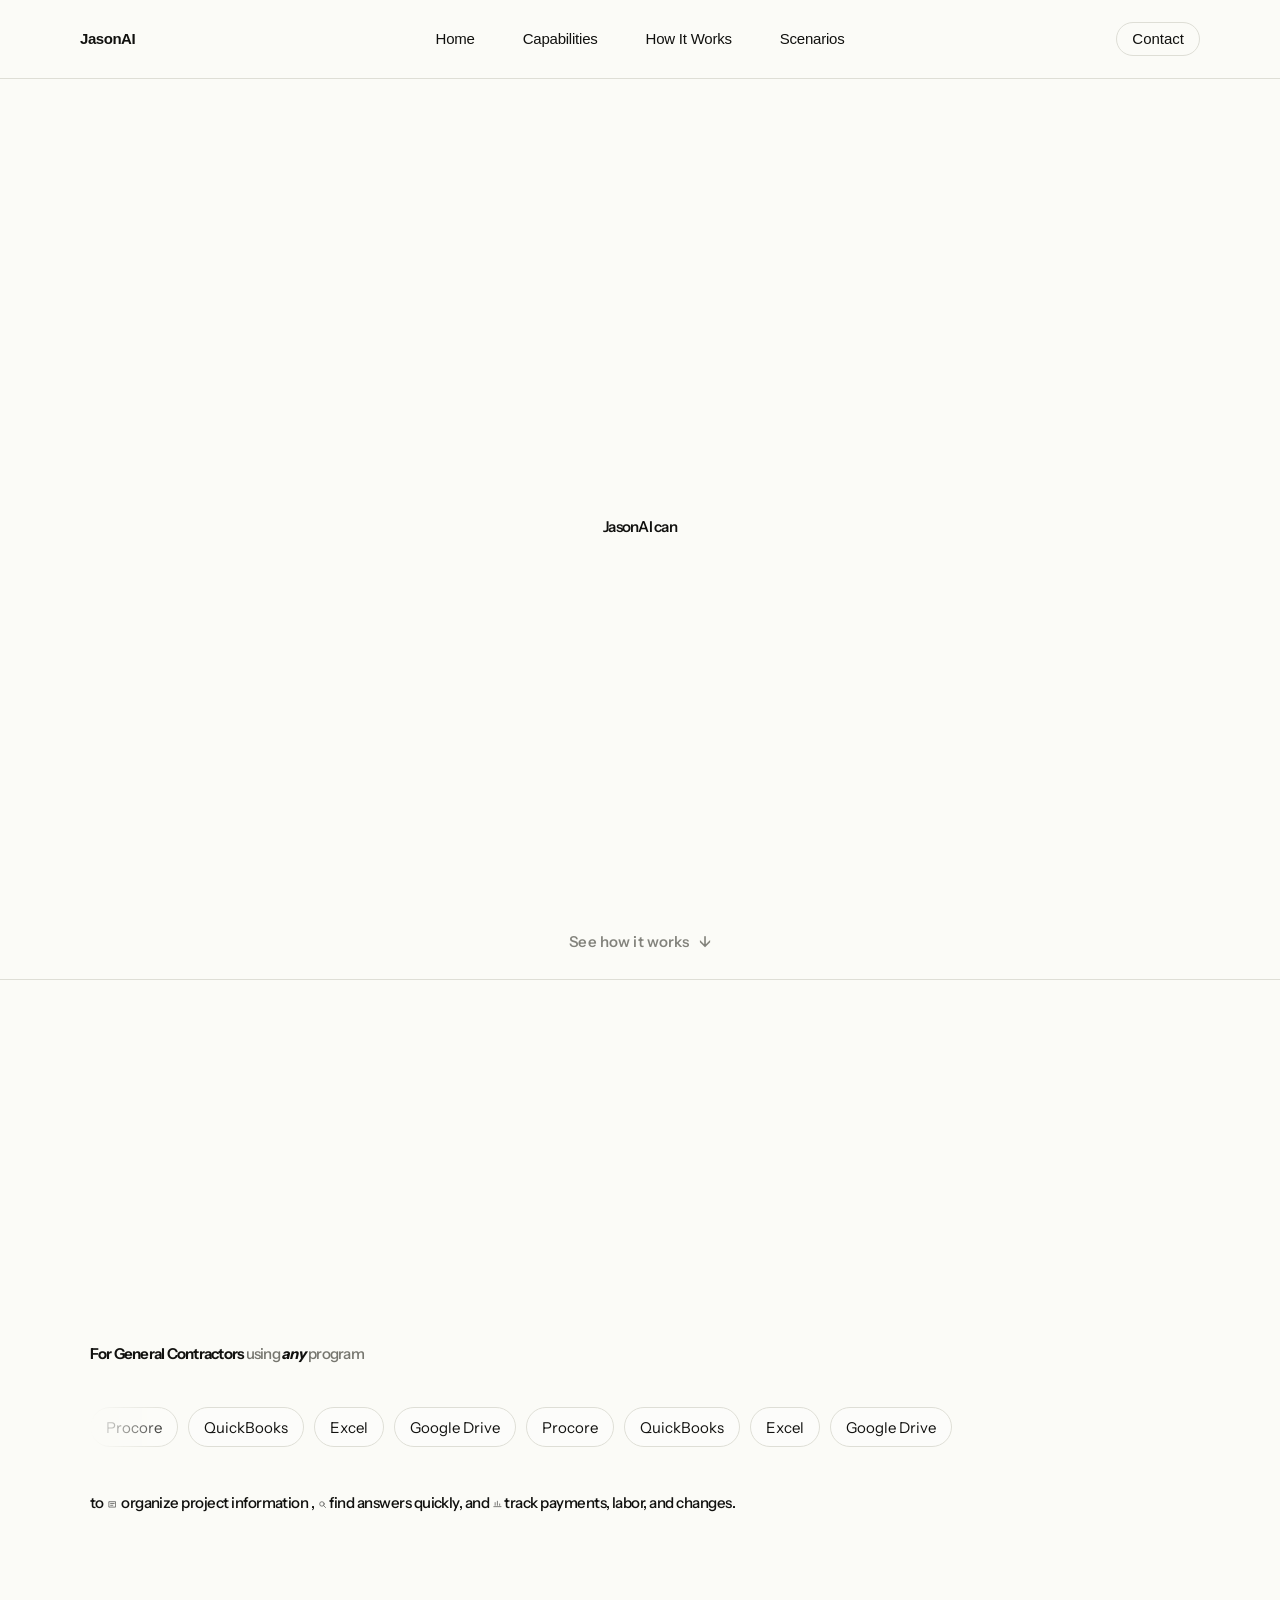
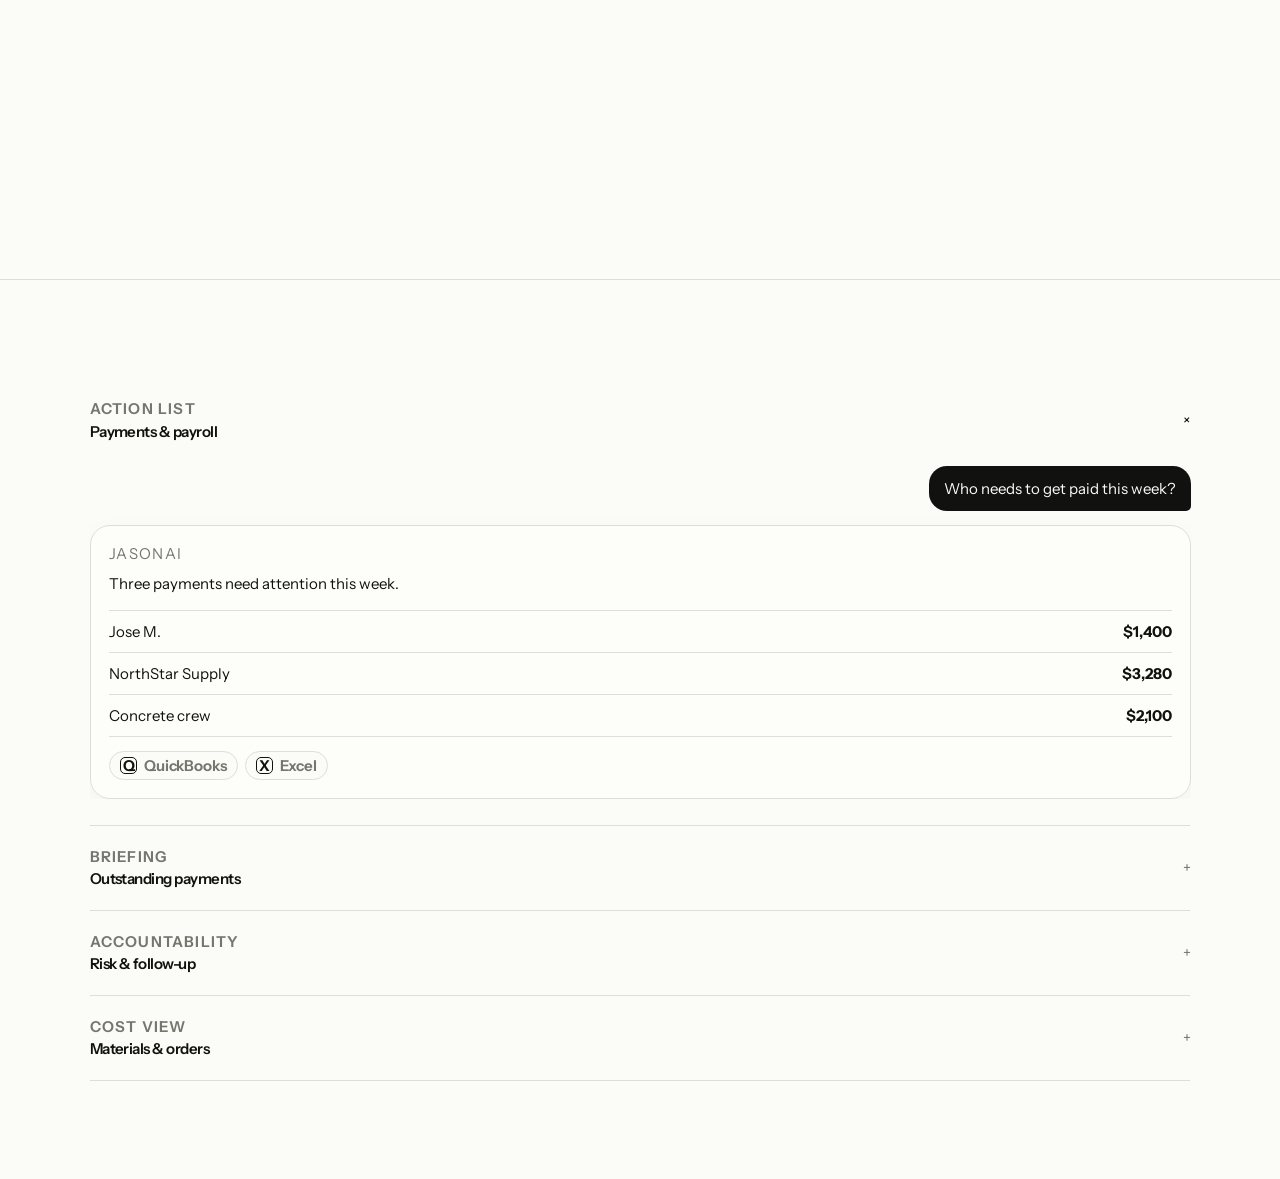
<file: research/approved-source-snapshots/jasonai-general-contractors-before-templates.html>
<!DOCTYPE html>

<html lang="en">
<head>
<meta charset="utf-8"/>
<meta content="width=device-width, initial-scale=1.0" name="viewport"/>
<meta content="#fbfbf7" name="theme-color"/>
<title>JasonAI for General Contractors — B2W</title>
<style>
:root{--bg:#fbfbf7;--ink:#11110f;--muted:#76766f;--line:#deded6}
*{box-sizing:border-box}
html{background:var(--bg);scroll-behavior:smooth}
body{margin:0;background:var(--bg);color:var(--ink);font-family:Inter,ui-sans-serif,-apple-system,BlinkMacSystemFont,"Segoe UI",sans-serif;-webkit-font-smoothing:antialiased}
.site-header{position:fixed;top:0;left:0;right:0;z-index:40;display:flex;align-items:center;justify-content:space-between;min-height:66px;padding:18px clamp(20px,4vw,56px);background:rgba(251,251,247,.86);backdrop-filter:blur(14px);-webkit-backdrop-filter:blur(14px);border-bottom:1px solid rgba(222,222,214,.72)}
.site-brand{font-size:18px;font-weight:700;letter-spacing:-.025em}.subbrand{color:var(--muted);font-size:.72em;font-weight:520}
.site-cta{display:inline-flex;align-items:center;justify-content:center;min-height:38px;padding:0 15px;border:1px solid var(--ink);border-radius:999px;color:var(--ink);text-decoration:none;font-size:13px;font-weight:600}
.hero{
  min-height:100svh;
  position:relative;
  display:flex;
  align-items:center;
  justify-content:center;
  padding:clamp(96px,10vw,132px) clamp(24px,5vw,72px) clamp(96px,9vw,124px);
}
.hero-inner,.section-inner{width:min(1280px,100%);margin:0 auto}
.hero-copy{
  width:100%;
  max-width:1120px;
  margin:0 auto;
  text-align:center;
}
.hero-prefix{
  margin-bottom:.06em;
  font-size:clamp(48px,6.5vw,96px);
  line-height:.96;
  letter-spacing:-.05em;
  font-weight:580;
}
.hero-cycle{
  position:relative;
  display:grid;
  min-height:1.05em;
  font-size:clamp(58px,8.5vw,126px);
  line-height:.94;
  letter-spacing:-.06em;
  font-weight:700;
}
.hero-cycle>span{
  grid-area:1/1;
  opacity:0;
  transform:translateY(.16em);
  animation:heroCycle 12.5s cubic-bezier(.2,.72,.2,1) infinite;
  white-space:nowrap;
}
.hero-cycle>span:nth-child(1){animation-delay:0s}
.hero-cycle>span:nth-child(2){animation-delay:2.5s}
.hero-cycle>span:nth-child(3){animation-delay:5s}
.hero-cycle>span:nth-child(4){animation-delay:7.5s}
.hero-cycle>span:nth-child(5){animation-delay:10s}

@keyframes heroCycle{
  0%{opacity:0;transform:translateY(.16em)}
  4%{opacity:1;transform:translateY(0)}
  13%{opacity:1;transform:translateY(0)}
  16.5%{opacity:0;transform:translateY(-.12em)}
  100%{opacity:0;transform:translateY(-.12em)}
}

.scroll-cta{
  position:absolute;
  left:50%;
  bottom:28px;
  transform:translateX(-50%);
  display:inline-flex;
  align-items:center;
  justify-content:center;
  gap:9px;
  color:var(--muted);
  text-decoration:none;
  font-size:12px;
  font-weight:560;
  letter-spacing:.01em;
  opacity:.9;
  transition:opacity .2s ease,color .2s ease;
}
.scroll-cta:hover{color:var(--ink);opacity:1}
.scroll-arrow{animation:scrollNudge 1.8s ease-in-out infinite}@keyframes scrollNudge{0%,100%{transform:translateY(-1px)}50%{transform:translateY(3px)}}
.contractor-flow{min-height:100svh;display:flex;align-items:center;padding:clamp(72px,7vw,104px) clamp(24px,7vw,104px);border-top:1px solid var(--line)}
.kicker{margin-bottom:18px;color:var(--muted);font-size:12px;text-transform:uppercase;letter-spacing:.09em}
.using-inline{color:var(--muted);font-weight:520}.using-inline em{color:var(--ink);font-style:italic;font-weight:700}
.contractor-flow h2,.section-copy h2{margin:0;font-size:clamp(40px,5.4vw,76px);line-height:1;letter-spacing:-.05em;font-weight:650}
.software-marquee{width:100%;margin:clamp(28px,4vw,46px) 0;overflow:hidden;mask-image:linear-gradient(to right,transparent,#000 8%,#000 92%,transparent);-webkit-mask-image:linear-gradient(to right,transparent,#000 8%,#000 92%,transparent)}
.software-track{display:flex;width:max-content;gap:10px;animation:softwareTicker 18s linear infinite}.software-track span,.software-grid span{display:inline-flex;align-items:center;min-height:40px;padding:0 15px;border:1px solid var(--line);border-radius:999px;background:rgba(255,255,255,.34);font-size:14px;white-space:nowrap}
@keyframes softwareTicker{from{transform:translateX(0)}to{transform:translateX(calc(-50% - 5px))}}
.contractor-purpose{margin:0;max-width:1040px;font-size:clamp(24px,3.5vw,48px);line-height:1.27;letter-spacing:-.035em;font-weight:520}.purpose-item{display:inline}.purpose-icon{width:.72em;height:.72em;display:inline-block;fill:none;stroke:currentColor;stroke-width:1.7;stroke-linecap:round;stroke-linejoin:round;opacity:.7;vertical-align:-.06em;margin:0 .08em 0 .04em}


















.demo-section{min-height:100svh;display:flex;align-items:center;padding:clamp(72px,7vw,104px) clamp(24px,7vw,104px);border-top:1px solid var(--line)}
.demo-section h2{margin:0;max-width:980px;font-size:clamp(40px,5.4vw,76px);line-height:1;letter-spacing:-.05em;font-weight:650}









  to{opacity:1;transform:translateY(0)}
}

.demo-accordion{
  margin-top:clamp(24px,3vw,38px);
  border-top:1px solid var(--line);
}
.demo-accordion details{
  border-bottom:1px solid var(--line);
}
.demo-accordion summary{
  list-style:none;
  display:grid;
  grid-template-columns:minmax(0,1fr) 22px;
  gap:18px;
  align-items:center;
  min-height:84px;
  padding:22px 0;
  cursor:pointer;
  font-size:clamp(24px,2.8vw,40px);
  line-height:1.05;
  letter-spacing:-.035em;
  font-weight:600;
}
.demo-accordion summary::-webkit-details-marker{display:none}
.demo-accordion summary::after{
  content:"+";
  grid-column:2;
  justify-self:end;
  color:var(--muted);
  font-size:.72em;
  font-weight:400;
  transform-origin:center;
  transition:transform .28s cubic-bezier(.2,.7,.2,1),color .2s ease;
}
.demo-accordion details[open] summary::after{
  transform:rotate(45deg);
  color:var(--ink);
}
.demo-heading{
  grid-column:1;
  display:flex;
  flex-direction:column;
  gap:7px;
  min-width:0;
}
.demo-label{
  color:var(--muted);
  font-size:11px;
  letter-spacing:.08em;
  font-weight:650;
  text-transform:uppercase;
  white-space:nowrap;
}
.demo-title{
  display:block;
  color:var(--ink);
}

.demo-tray{
  display:grid;
  grid-template-rows:0fr;
  opacity:0;
  transform:translateY(-12px);
  transition:
    grid-template-rows .46s cubic-bezier(.16,.8,.24,1),
    opacity .28s ease,
    transform .46s cubic-bezier(.16,.8,.24,1);
}
.demo-accordion details[open] .demo-tray{
  grid-template-rows:1fr;
  opacity:1;
  transform:none;
  padding-top:10px;
}

.demo-accordion details[open] 

  to{opacity:1;transform:translateY(0) scale(1)}
}

.demo-tray>.chat-demo{
  overflow:hidden;
  max-width:860px;
  margin-left:70px;
  margin-top:6px;
  margin-bottom:0;
  padding:0;
  background:transparent;
  border:0;
}
.demo-accordion details[open] .demo-tray>.chat-demo{
  margin-bottom:30px;
  animation:chatReveal .5s cubic-bezier(.16,.8,.24,1) both;
}
@keyframes chatReveal{
  from{opacity:0;transform:translateY(16px) scale(.992)}
  to{opacity:1;transform:translateY(0) scale(1)}
}
.chat-ai{
  margin-top:14px;
  padding:18px;
  border:1px solid var(--line);
  border-radius:20px;
  background:rgba(255,255,255,.42);
  box-shadow:0 8px 26px rgba(17,17,15,.035);
}
.chat-user{margin-left:auto;width:max-content;max-width:88%;padding:12px 15px;border-radius:18px 18px 5px 18px;background:var(--ink);color:var(--bg);font-size:14px;line-height:1.4}

.chat-ai-label{margin-bottom:10px;color:var(--muted);font-size:11px;text-transform:uppercase;letter-spacing:.09em}
.chat-source-footer,.chat-file-footer{
  display:flex;
  flex-wrap:wrap;
  gap:7px;
  margin-top:14px;
}
.source-pill,.file-pill{
  display:inline-flex;
  align-items:center;
  gap:7px;
  min-height:29px;
  padding:0 10px;
  border:1px solid var(--line);
  border-radius:999px;
  background:rgba(251,251,247,.82);
  color:var(--muted);
  font-size:10px;
  font-weight:650;
  letter-spacing:-.01em;
}
.source-icon{
  display:inline-flex;
  align-items:center;
  justify-content:center;
  width:17px;
  height:17px;
  border:1px solid currentColor;
  border-radius:5px;
  color:var(--ink);
  font-size:8px;
  font-weight:800;
  line-height:1;
}

.chat-ai p{margin:0 0 14px;font-size:15px;line-height:1.5}
.chat-ai ul{list-style:none;margin:0;padding:0;border-top:1px solid var(--line)}
.chat-ai li,.chat-summary-row{display:flex;align-items:center;justify-content:space-between;gap:18px;padding:11px 0;border-bottom:1px solid var(--line);font-size:13px}
.chat-ai li strong,.chat-summary-row strong{font-size:12px;white-space:nowrap}

@media(max-width:720px){
.demo-accordion summary{grid-template-columns:minmax(0,1fr) 18px;gap:10px;min-height:74px;padding:20px 0;font-size:clamp(22px,7vw,34px)}
.hero{padding:84px 22px 82px;align-items:center}
.hero-prefix{font-size:clamp(38px,11vw,58px)}
.hero-cycle{font-size:clamp(46px,13vw,72px);min-height:1.9em}
.hero-cycle>span{white-space:normal}
.scroll-cta{bottom:18px}
.site-header{min-height:56px;padding:14px 16px}.hero{padding:84px 24px 78px}.scroll-cta{bottom:18px}.contractor-flow,.demo-section{min-height:auto;padding:56px 24px}}
@media(prefers-reduced-motion:reduce){.demo-tray{transition:none}.demo-accordion details[open] .hero-cycle>span{animation:none;opacity:0;transform:none}.hero-cycle>span:first-child{opacity:1}.tool-cycle>span:first-child{opacity:1}.software-track{animation:none}.scroll-arrow{animation:none}}

.simple-nav{justify-self:center;display:flex;align-items:center;gap:8px}
.simple-nav a{min-height:42px;padding:0 12px;display:inline-flex;align-items:center;color:var(--ink);text-decoration:none;font-size:14px;font-weight:560;letter-spacing:-.015em}
.simple-nav a:hover{opacity:.62}
@media(max-width:980px){
  .simple-nav{display:none}
  .mobile-menu-inner{padding:24px 20px 34px;display:grid;gap:12px}
  .mobile-menu-inner a{color:var(--ink);text-decoration:none;font-size:22px;line-height:1.15;letter-spacing:-.035em;font-weight:620}
}


/* Trust-style accordion motion */
.demo-accordion summary::after{
  transition:transform .28s cubic-bezier(.2,.7,.2,1),color .2s ease !important;
}
.demo-accordion details[open] summary::after{
  transform:rotate(45deg);
  color:var(--ink);
}
.demo-tray{
  display:grid !important;
  grid-template-rows:0fr !important;
  opacity:0 !important;
  transform:translateY(-10px) !important;
  transition:
    grid-template-rows .42s cubic-bezier(.16,.8,.24,1),
    opacity .24s ease,
    transform .42s cubic-bezier(.16,.8,.24,1) !important;
}
.demo-accordion details[open] .demo-tray{
  grid-template-rows:1fr !important;
  opacity:1 !important;
  transform:none !important;
  padding-top:4px;
}
.demo-tray > .chat-demo{
  overflow:hidden;
  min-height:0;
}
.demo-accordion details[open] .demo-tray > .chat-demo{
  margin-bottom:26px;
}


/* Cross-screen hardening */
html,body{max-width:100%;overflow-x:hidden}
img,svg,video{max-width:100%}
@media(max-width:980px){
  .header-inner{padding-left:20px !important;padding-right:20px !important}
}
@media(max-width:720px){
  .hero,.stage,.insights,.features,.demo-section,.trust-section,.faq-section{
    min-height:auto !important;
  }
  .hero,.stage,.insights,.features,.demo-section,.trust-section,.faq-section{
    padding-left:20px !important;
    padding-right:20px !important;
  }
}


/* Global typography */
html,body,button,input,textarea,select{
  font-family:"Instrument Sans",Arial,sans-serif !important;
}



/* B2W -> Built 2 Work letter-growth logo */
.brand{
  --brand-gap:.22em;
  display:inline-flex !important;
  align-items:baseline;
  min-width:0 !important;
  width:auto !important;
  height:auto !important;
  overflow:visible !important;
  white-space:nowrap;
  text-decoration:none;
}
.brand .brand-word{
  display:inline-flex;
  align-items:baseline;
}
.brand .brand-anchor{
  display:inline-block;
  position:relative;
  z-index:2;
}
.brand .brand-space{
  display:inline-block;
  width:0;
  transition:width .5s cubic-bezier(.16,.84,.24,1);
}
.brand .brand-grow{
  display:inline-block;
  overflow:hidden;
  max-width:0;
  opacity:0;
  letter-spacing:-.06em;
  transform:scaleX(.2) translateX(-.16em);
  transform-origin:left center;
  filter:blur(2px);
  white-space:nowrap;
  transition:
    max-width .72s cubic-bezier(.16,.84,.24,1),
    opacity .26s ease,
    transform .72s cubic-bezier(.16,.84,.24,1),
    letter-spacing .72s cubic-bezier(.16,.84,.24,1),
    filter .42s ease;
}
.brand:hover .brand-grow,
.brand:focus-visible .brand-grow{
  max-width:5em;
  opacity:1;
  letter-spacing:inherit;
  transform:scaleX(1) translateX(0);
  filter:blur(0);
}
.brand:hover .brand-space,
.brand:focus-visible .brand-space{
  width:var(--brand-gap);
}
.brand:hover .brand-grow:first-of-type,
.brand:focus-visible .brand-grow:first-of-type{
  transition-delay:0s;
}
.brand .brand-word:last-child .brand-grow{
  transition-delay:.07s;
}
@media(prefers-reduced-motion:reduce){
  .brand .brand-grow,
  .brand .brand-space{
    transition:none !important;
  }
}

</style>
<link href="https://fonts.googleapis.com/css2?family=Instrument+Sans:ital,wght@0,400;0,500;0,600;0,700;1,600&display=swap" rel="stylesheet">
<style id="b2w-product-template">
.unified-product-header{background:#f2f1ed!important;color:#11110f!important;border-bottom:0!important}
.unified-product-header .header-inner{width:min(92vw,1120px)!important;max-width:1120px!important;margin:0 auto!important;display:grid!important;grid-template-columns:1fr auto 1fr!important;gap:28px!important;align-items:center!important;padding:18px 0!important}
.unified-product-header .brand{font:750 15px/1.2 Inter,Arial,sans-serif!important;letter-spacing:-.03em!important;white-space:nowrap!important;text-decoration:none!important;color:#11110f!important;justify-self:start!important}
.unified-product-header .simple-nav{display:flex!important;gap:24px!important;justify-self:center!important;align-items:center!important}
.unified-product-header .simple-nav a{font:400 15px/1.2 Inter,Arial,sans-serif!important;color:#6e6a65!important;text-decoration:none!important}
.unified-product-header .header-actions{display:flex!important;justify-self:end!important;align-items:center!important}
.unified-product-header .contact-pill{font:400 15px/1.2 Inter,Arial,sans-serif!important;color:#11110f!important;border:1px solid rgba(17,17,15,.13)!important;border-radius:999px!important;background:transparent!important;padding:8px 13px!important;text-decoration:none!important}
.unified-product-header .menu-toggle,.unified-product-header .mobile-menu{display:none!important}
@media(max-width:780px){
.unified-product-header .header-inner{grid-template-columns:1fr auto!important;width:calc(100% - 32px)!important}
.unified-product-header .simple-nav,.unified-product-header .contact-pill{display:none!important}
.unified-product-header .menu-toggle{display:flex!important;position:relative!important;align-items:center!important;justify-content:center!important;border:1px solid rgba(17,17,15,.13)!important;border-radius:999px!important;background:transparent!important;width:48px!important;height:36px!important;cursor:pointer!important}
.unified-product-header .mobile-menu{display:none!important;position:absolute!important;left:0!important;right:0!important;top:100%!important;min-height:calc(100dvh - 66px)!important;background:#f2f1ed!important;color:#11110f!important;padding:20px 24px 36px!important;z-index:999!important}
.unified-product-header .mobile-menu.open,.unified-product-header .mobile-menu.active,.unified-product-header .mobile-menu.is-open{display:block!important}
.unified-product-header .mobile-menu-inner{display:flex!important;flex-direction:column!important;align-items:stretch!important;gap:0!important}
.unified-product-header .mobile-menu-inner>a{color:#11110f!important;text-decoration:none!important;font:400 15px/1.6 Inter,Arial,sans-serif!important;padding:15px 0!important;border-bottom:1px solid rgba(17,17,15,.13)!important}
.unified-product-header .mobile-menu-inner>a.mobile-contact-cta{margin-top:24px!important;padding:14px 18px!important;border:1px solid #11110f!important;background:#11110f!important;color:#f2f1ed!important;border-radius:999px!important;font-weight:700!important;display:flex!important;justify-content:space-between!important}
.unified-product-header .mobile-menu-inner>a.product-sub-link{padding:12px 18px!important;border-bottom:0!important;opacity:.75!important}
}
</style><style id="shared-product-style-20261008">
/* JasonAI retains its page-specific colors, illustrations, and animations. */
.unified-product-header .header-inner{width:min(92vw,1120px)!important;display:grid!important;
grid-template-columns:1fr auto 1fr!important;align-items:center!important;gap:28px!important}
.unified-product-header .simple-nav{display:flex!important;justify-self:center!important;gap:24px!important}
.unified-product-header .menu-toggle{display:none!important}
.unified-product-header .contact-pill{display:inline-flex!important}
.unified-product-header .brand,.unified-product-header .simple-nav a,.unified-product-header .contact-pill{font-size:15px!important}
@media(max-width:780px){
 .unified-product-header .header-inner{width:calc(100% - 32px)!important;
 display:grid!important;grid-template-columns:minmax(0,1fr) auto!important;min-height:64px!important}
 .unified-product-header .simple-nav,.unified-product-header .contact-pill{display:none!important}
 .unified-product-header .menu-toggle{display:inline-flex!important;grid-column:2!important;
 justify-self:end!important;align-items:center!important;justify-content:center!important;
 border:1px solid rgba(17,17,15,.25)!important;position:static!important;
 width:45px!important;height:42px!important;margin:0!important}
 .unified-product-header .mobile-menu{display:none!important}
 .unified-product-header .mobile-menu.is-open{display:block!important;position:fixed!important;
 top:64px!important;left:0!important;right:0!important;bottom:0!important;
 min-height:calc(100dvh - 64px)!important;overflow-y:auto!important;
 z-index:999!important;background:var(--bg,#f2f1ed)!important;padding:26px 24px!important}
 .unified-product-header .mobile-menu-inner{display:flex!important;flex-direction:column!important;
 align-items:stretch!important;gap:0!important}
 .unified-product-header .mobile-menu-inner>a{font-size:15px!important;display:flex!important;
 align-items:center!important;justify-content:space-between!important;padding:18px 0!important;
 border-bottom:1px solid rgba(17,17,15,.18)!important}
 .unified-product-header .mobile-menu-inner>a.mobile-contact-cta{padding:14px 18px!important;
 margin-top:24px!important;background:var(--ink,#11110f)!important;
 color:var(--bg,#f2f1ed)!important;border-radius:999px!important}
 .unified-product-header .mobile-menu-inner>a.product-sub-link{padding:14px 18px!important;
 opacity:.7!important;border:0!important}
 body:has(.unified-product-header .mobile-menu.is-open){overflow:hidden!important}
}
</style><style id="jasonai-uniform-type">
/* The B2W baseline is one 15px size for all visible text. */
html,body{font-size:15px!important}
body *:not(svg):not(svg *):not(path):not(circle){font-size:15px!important}
/* Apply a consistent full-screen mobile tray and reliable touch targets. */
@media(max-width:780px){
.unified-product-header .mobile-menu.is-open{display:flex!important;flex-direction:column!important;
position:fixed!important;inset:64px 0 0!important;width:100vw!important;max-width:none!important;
height:calc(100dvh - 64px)!important;overflow-y:auto!important;background:var(--bg,#f2f1ed)!important}
.unified-product-header .mobile-menu-inner{display:flex!important;width:100%!important;flex-direction:column!important}
.unified-product-header .mobile-menu-inner>a{min-height:55px!important;touch-action:manipulation!important}
.unified-product-header .mobile-menu-inner>a.mobile-contact-cta{margin-top:25px!important;min-height:52px!important}
.unified-product-header .mobile-menu-inner>a.product-sub-link{margin-top:12px!important;min-height:60px!important}
}
</style><style id="unified-jasonai-design">
:root{--size:15px}
html,body{font-size:15px!important}
body *:not(svg):not(svg *):not(path):not(circle):not(line):not(rect){font-size:15px!important}
.unified-product-header{position:relative!important;z-index:1000!important;top:auto!important;left:auto!important;right:auto!important;display:block!important;min-height:0!important;padding:18px 0!important;background:var(--bg,#f2f1ed)!important;border-bottom:1px solid var(--line,rgba(17,17,15,.13))!important;backdrop-filter:none!important}
.unified-product-header .header-inner{width:min(92vw,1120px)!important;margin:auto!important;display:grid!important;grid-template-columns:minmax(0,1fr) auto minmax(0,1fr)!important;gap:28px!important;align-items:center!important;min-height:32px!important;padding:0!important}
.unified-product-header .brand{justify-self:start!important;color:var(--ink,#11110f)!important;text-decoration:none!important;font-weight:750!important;white-space:nowrap!important}
.unified-product-header .simple-nav{display:flex!important;align-items:center!important;justify-self:center!important;gap:24px!important}
.unified-product-header .simple-nav a{color:var(--ink,#11110f)!important;text-decoration:none!important;white-space:nowrap!important}
.unified-product-header .simple-nav a[aria-current="page"]{text-decoration:underline!important;text-underline-offset:6px!important}
.unified-product-header .header-actions{justify-self:end!important;display:flex!important;align-items:center!important}
.unified-product-header .contact-pill{display:inline-flex!important;align-items:center!important;justify-content:center!important;border:1px solid var(--line,rgba(17,17,15,.2))!important;border-radius:999px!important;padding:7px 15px!important;text-decoration:none!important;color:var(--ink,#11110f)!important;background:transparent!important;white-space:nowrap!important}
.unified-product-header .menu-toggle,.unified-product-header .mobile-menu{display:none!important}
.unified-product-header .menu-toggle{color:var(--ink,#11110f)!important}
@media(max-width:780px){
 .unified-product-header{padding:0!important;position:sticky!important;top:0!important}
 .unified-product-header .header-inner{width:calc(100% - 32px)!important;min-height:64px!important;grid-template-columns:minmax(0,1fr) auto!important;gap:12px!important}
 .unified-product-header .simple-nav,.unified-product-header .contact-pill{display:none!important}
 .unified-product-header .menu-toggle{display:inline-flex!important;align-items:center!important;justify-content:center!important;min-height:42px!important;width:auto!important;height:auto!important;white-space:nowrap!important;padding:8px 12px!important;border:1px solid var(--line,rgba(17,17,15,.2))!important;border-radius:999px!important;background:transparent!important;cursor:pointer!important}
 .unified-product-header .mobile-menu.is-open{display:block!important;position:fixed!important;inset:64px 0 0!important;width:100vw!important;height:calc(100dvh - 64px)!important;overflow-y:auto!important;background:var(--bg,#f2f1ed)!important;color:var(--ink,#11110f)!important;padding:24px!important;z-index:1001!important}
 .unified-product-header .mobile-menu-inner{display:flex!important;flex-direction:column!important;width:100%!important}
 .unified-product-header .mobile-menu-inner>a{display:flex!important;align-items:center!important;justify-content:space-between!important;width:100%!important;min-height:55px!important;padding:16px 0!important;border-bottom:1px solid var(--line,rgba(17,17,15,.2))!important;color:var(--ink,#11110f)!important;text-decoration:none!important;touch-action:manipulation!important}
 .unified-product-header .mobile-menu-inner>a.mobile-contact-cta{margin-top:24px!important;padding:14px 18px!important;border:1px solid var(--ink,#11110f)!important;border-radius:999px!important;background:var(--ink,#11110f)!important;color:var(--bg,#f2f1ed)!important;font-weight:700!important}
 .unified-product-header .mobile-menu-inner>a.product-sub-link{margin-top:12px!important;padding:16px 18px!important;border:0!important}
 body.product-menu-open{overflow:hidden!important}
}
@media(prefers-reduced-motion:reduce){.unified-product-header *{transition:none!important}}
</style><style id="jasonai-type-final">
html body#jasonai-site *,html body#jasonai-site *::before,html body#jasonai-site *::after{font-size:15px!important}
</style></head>
<body id="jasonai-site">
<header class="site-header unified-product-header"><div class="header-inner">
<a class="brand" href="/jasonai/" aria-label="JasonAI home">JasonAI</a>
<nav aria-label="JasonAI navigation" class="simple-nav"><a href="/jasonai/">Home</a><a href="/jasonai/capabilities/">Capabilities</a><a href="/jasonai/how-it-works/">How It Works</a><a href="/jasonai/scenarios/">Scenarios</a></nav>
<div class="header-actions"><a class="contact-pill" href="mailto:hello@b2w-ai.com?subject=JasonAI%20inquiry">Contact</a>
<button class="menu-toggle" aria-controls="mobile-menu" aria-expanded="false" aria-label="Open navigation" type="button">Menu +</button></div>
</div><nav class="mobile-menu" id="mobile-menu" aria-label="Mobile navigation"><div class="mobile-menu-inner">
<a href="/jasonai/">Home <span>↗</span></a><a href="/jasonai/capabilities/">Capabilities <span>↗</span></a><a href="/jasonai/how-it-works/">How It Works <span>↗</span></a><a href="/jasonai/scenarios/">Scenarios <span>↗</span></a><a href="/jasonai/demo/">Request a demo <span>↗</span></a><a class="mobile-contact-cta" href="mailto:hello@b2w-ai.com?subject=JasonAI%20inquiry">Contact <span>→</span></a><a class="product-sub-link" href="/">B2W <span>↗</span></a>
</div></nav></header>
<main>
<section class="hero">
<div class="hero-inner">
<div class="hero-copy">
<div class="hero-prefix">JasonAI can</div>
<div aria-label="analyze drawings, produce invoices, read RFIs, summarize financials, and log fieldwork" class="hero-cycle">
<span>analyze drawings</span>
<span>produce invoices</span>
<span>read RFIs</span>
<span>summarize financials</span>
<span>log fieldwork</span>
</div>
</div>
</div>
<a class="scroll-cta" href="#contractor-flow">
<span>See how it works</span>
<span aria-hidden="true" class="scroll-arrow">↓</span>
</a>
</section>
<section class="contractor-flow" id="contractor-flow">
<div class="section-inner">
<h2>For General Contractors <span class="using-inline">using <em>any</em> program</span></h2>
<div aria-label="Software used by general contractors" class="software-marquee">
<div class="software-track">
<span>Procore</span><span>QuickBooks</span><span>Excel</span><span>Google Drive</span>
<span aria-hidden="true">Procore</span><span aria-hidden="true">QuickBooks</span><span aria-hidden="true">Excel</span><span aria-hidden="true">Google Drive</span>
</div>
</div>
<p class="contractor-purpose">to
          <span class="purpose-item">
<svg aria-hidden="true" class="purpose-icon" viewbox="0 0 24 24">
<path d="M5 6h14v12H5z"></path>
<path d="M8 10h8M8 14h5"></path>
</svg>
            organize project information
          </span>,
          <span class="purpose-item"><svg aria-hidden="true" class="purpose-icon" viewbox="0 0 24 24"><circle cx="11" cy="11" r="5"></circle><path d="m15 15 4 4"></path></svg>find answers quickly</span>,
          and
          <span class="purpose-item"><svg aria-hidden="true" class="purpose-icon" viewbox="0 0 24 24"><path d="M4 17h16M7 14V8M12 14V5M17 14v-3"></path></svg>track payments, labor, and changes</span>.
        </p>
</div>
</section>
<section class="demo-section" id="demo">
<div class="section-inner">
<div class="demo-accordion">
<details name="demo-workflows" open="">
<summary><span class="demo-heading"><span class="demo-label">Action list</span><span class="demo-title">Payments &amp; payroll</span></span></summary>
<div class="demo-tray">
<article class="chat-demo">
<div class="chat-user">Who needs to get paid this week?</div>
<div class="chat-ai">
<div class="chat-ai-label">JasonAI</div>
<p>Three payments need attention this week.</p>
<ul>
<li><span>Jose M.</span><strong>$1,400</strong></li>
<li><span>NorthStar Supply</span><strong>$3,280</strong></li>
<li><span>Concrete crew</span><strong>$2,100</strong></li>
</ul>
<div class="chat-source-footer">
<span class="source-pill quickbooks"><span class="source-icon">Q</span>QuickBooks</span>
<span class="source-pill excel"><span class="source-icon">X</span>Excel</span>
</div>
</div>
</article>
</div>
</details>
<details name="demo-workflows">
<summary><span class="demo-heading"><span class="demo-label">Briefing</span><span class="demo-title">Outstanding payments</span></span></summary>
<div class="demo-tray">
<article class="chat-demo">
<div class="chat-user">Which projects have outstanding payments?</div>
<div class="chat-ai">
<div class="chat-ai-label">JasonAI</div>
<p>Two active projects have overdue receivables.</p>
<ul>
<li><span>Oak Street Renovation</span><strong>18 days</strong></li>
<li><span>Fairfax Addition</span><strong>9 days</strong></li>
</ul>
<div class="chat-file-footer">
<span class="file-pill">A/R Aging.xlsx</span>
<span class="file-pill">Procore Financials</span>
</div>
</div>
</article>
</div>
</details>
<details name="demo-workflows">
<summary><span class="demo-heading"><span class="demo-label">Accountability</span><span class="demo-title">Risk &amp; follow-up</span></span></summary>
<div class="demo-tray">
<article class="chat-demo">
<div class="chat-user">Where are areas of risk across all projects?</div>
<div class="chat-ai">
<div class="chat-ai-label">JasonAI</div>
<p>Three items stand out.</p>
<ul>
<li><span>Permit response overdue</span><strong>High</strong></li>
<li><span>Material delivery slipped</span><strong>Medium</strong></li>
<li><span>Labor hours above plan</span><strong>Medium</strong></li>
</ul>
<div class="chat-source-footer">
<span class="source-pill procore"><span class="source-icon">P</span>Procore</span>
<span class="source-pill drive"><span class="source-icon">D</span>Google Drive</span>
<span class="source-pill excel"><span class="source-icon">X</span>Excel</span>
</div>
</div>
</article>
</div>
</details>
<details name="demo-workflows">
<summary><span class="demo-heading"><span class="demo-label">Cost view</span><span class="demo-title">Materials &amp; orders</span></span></summary>
<div class="demo-tray">
<article class="chat-demo">
<div class="chat-user">How much do I need to pay for materials?</div>
<div class="chat-ai">
<div class="chat-ai-label">JasonAI</div>
<p>Current material obligations total <strong>$8,460</strong>.</p>
<div class="chat-summary-row"><span>Due this week</span><strong>$5,180</strong></div>
<div class="chat-summary-row"><span>Later</span><strong>$3,280</strong></div>
<div class="chat-file-footer">
<span class="file-pill">Supplier Invoices — September</span>
<span class="file-pill">PO Log.xlsx</span>
</div>
</div>
</article>
</div>
</details>
</div>
</div>
</section>
</main>
<script id="accordionSingleOpen">
    (() => {
      const items = [...document.querySelectorAll('.demo-accordion details')];

      items.forEach(item => {
        item.addEventListener('toggle', () => {
          if (!item.open) return;

          items.forEach(other => {
            if (other !== item) other.open = false;
          });

          // Let the tray begin opening, then bring its header into a stable,
          // readable position beneath the fixed site header.
          window.setTimeout(() => {
            const headerOffset = 84;
            const top = item.getBoundingClientRect().top + window.scrollY - headerOffset;
            window.scrollTo({
              top,
              behavior: window.matchMedia('(prefers-reduced-motion: reduce)').matches ? 'auto' : 'smooth'
            });
          }, 90);
        });
      });
    })();
  </script>


<script id="brandDescramble">
(() => {
  const alphabet = 'abcdefghijklmnopqrstuvwxyz';

  document.querySelectorAll('.brand').forEach(brand => {
    const pieces = [...brand.querySelectorAll('.brand-grow')];
    let timers = [];

    const stop = () => {
      timers.forEach(clearInterval);
      timers = [];
    };

    const resolvePiece = (piece, delay = 0) => {
      const finalText = piece.dataset.final || '';
      let step = 0;

      const run = () => {
        const timer = setInterval(() => {
          const reveal = Math.min(finalText.length, Math.floor(step / 2));
          let text = '';

          for (let i = 0; i < finalText.length; i++) {
            if (i < reveal) {
              text += finalText[i];
            } else {
              text += alphabet[Math.floor(Math.random() * alphabet.length)];
            }
          }

          piece.textContent = text;
          step++;

          if (reveal >= finalText.length) {
            clearInterval(timer);
            piece.textContent = finalText;
          }
        }, 42);

        timers.push(timer);
      };

      if (delay) {
        const timeout = setTimeout(run, delay);
        timers.push(timeout);
      } else {
        run();
      }
    };

    const scrambleBack = () => {
      stop();
      pieces.forEach((piece, pieceIndex) => {
        const finalText = piece.dataset.final || '';
        let step = finalText.length;
        const timer = setInterval(() => {
          let text = '';
          for (let i = 0; i < finalText.length; i++) {
            if (i < step) text += finalText[i];
            else text += alphabet[Math.floor(Math.random() * alphabet.length)];
          }
          piece.textContent = text;
          step--;
          if (step < 0) {
            clearInterval(timer);
            piece.textContent = pieceIndex === 0 ? 'xqvj' : 'zrp';
          }
        }, 34);
        timers.push(timer);
      });
    };

    brand.addEventListener('mouseenter', () => {
      stop();
      resolvePiece(pieces[0], 0);
      resolvePiece(pieces[1], 80);
    });

    brand.addEventListener('mouseleave', scrambleBack);

    brand.addEventListener('focus', () => {
      stop();
      resolvePiece(pieces[0], 0);
      resolvePiece(pieces[1], 80);
    });

    brand.addEventListener('blur', scrambleBack);
  });
})();
</script>

<script src="/jasonai/navigation.js" defer></script></body>
</html>
</file>
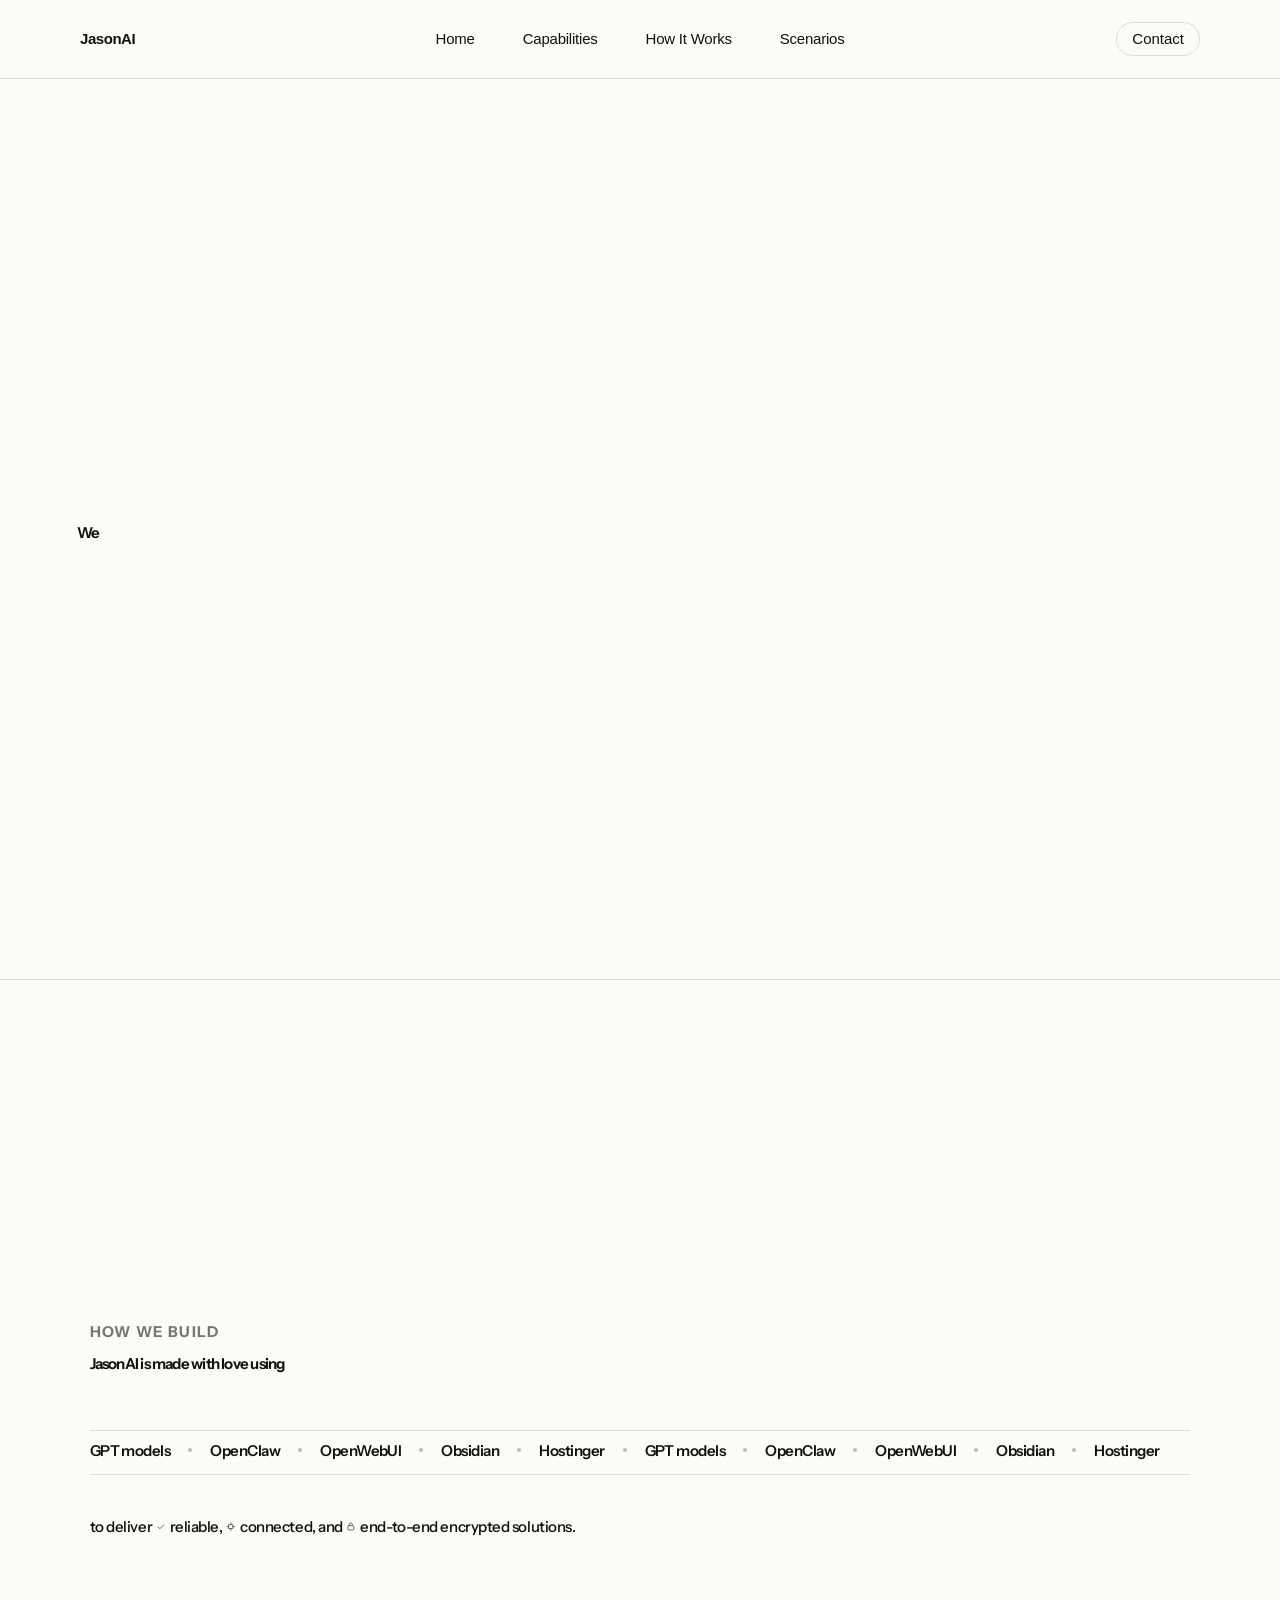
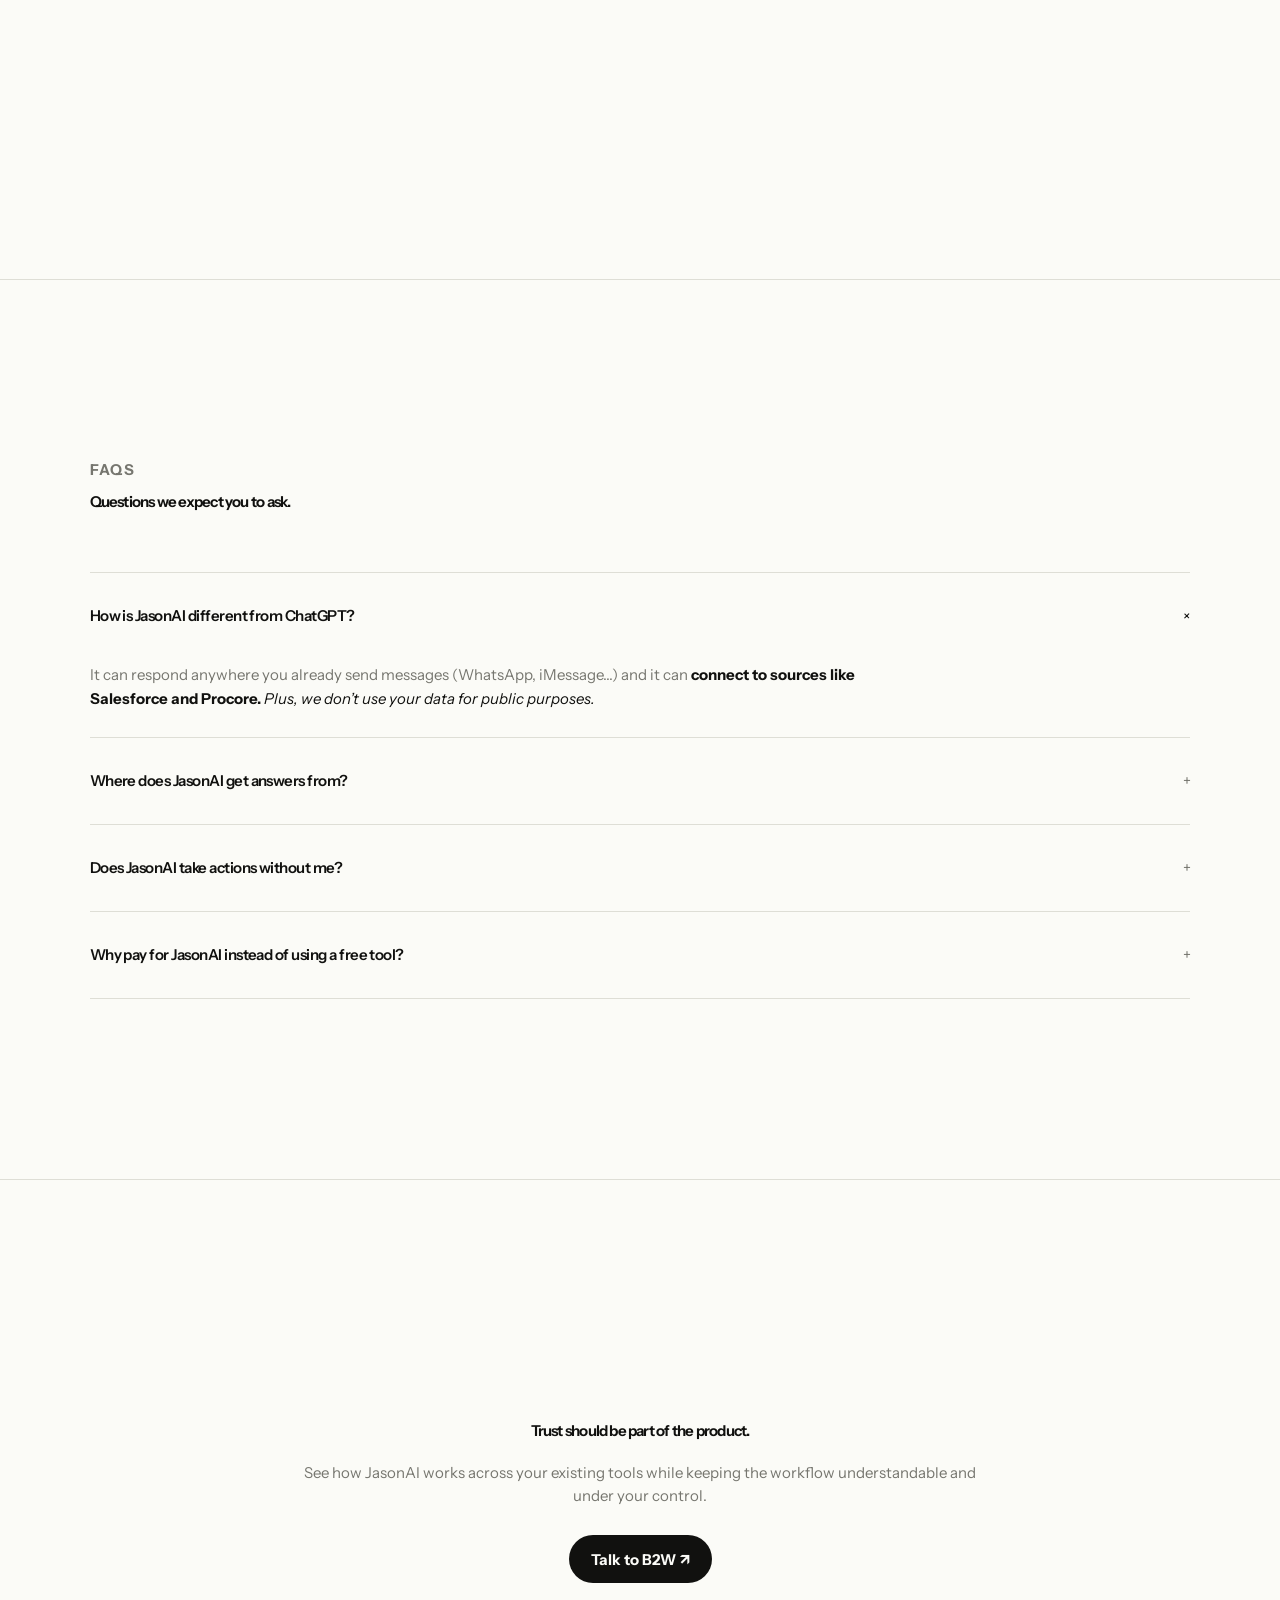
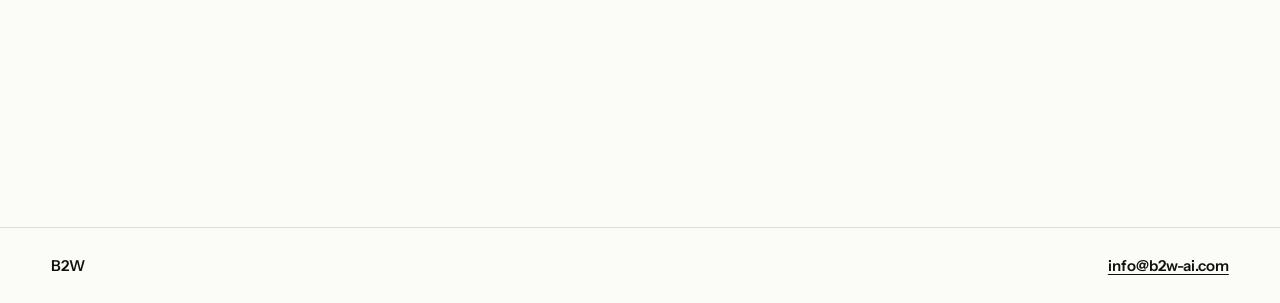
<file: research/approved-source-snapshots/jasonai-trust-before-templates.html>
<!DOCTYPE html>

<html lang="en">
<head>
<meta charset="utf-8"/>
<meta content="width=device-width, initial-scale=1.0" name="viewport"/>
<meta content="#fbfbf7" name="theme-color"/>
<title>JasonAI — Trust</title>
<style>
    :root{
      --bg:#fbfbf7;
      --ink:#11110f;
      --muted:#76766f;
      --line:#deded6;
    }

    *{box-sizing:border-box}

    html,body{
      margin:0;
      min-height:100%;
      background:var(--bg);
      color:var(--ink);
      font-family:Inter,ui-sans-serif,-apple-system,BlinkMacSystemFont,"Segoe UI",sans-serif;
      -webkit-font-smoothing:antialiased;
    }

    .site-header{
      position:fixed;
      top:0;
      left:0;
      right:0;
      z-index:20;
      min-height:66px;
      display:flex;
      align-items:center;
      justify-content:space-between;
      padding:18px clamp(20px,4vw,56px);
      background:rgba(251,251,247,.86);
      backdrop-filter:blur(14px);
      -webkit-backdrop-filter:blur(14px);
      border-bottom:1px solid rgba(222,222,214,.72);
    }

    .site-brand{
      font-size:18px;
      font-weight:700;
      letter-spacing:-.025em;
    }

    .site-cta{
      display:inline-flex;
      align-items:center;
      justify-content:center;
      min-height:38px;
      padding:0 15px;
      border:1px solid var(--ink);
      border-radius:999px;
      color:var(--ink);
      text-decoration:none;
      font-size:13px;
      font-weight:600;
    }

    .trust-hero{
      min-height:100svh;
      display:flex;
      align-items:center;
      justify-content:center;
      padding:96px clamp(24px,6vw,88px) 72px;
      overflow:hidden;
    }

    .trust-wrap{
      width:min(1280px,100%);
      margin:0 auto;
    }

    .trust-composer{
      display:flex;
      align-items:flex-start;
      gap:.14em;
      max-width:1160px;
      font-size:clamp(46px,6.2vw,92px);
      line-height:.98;
      letter-spacing:-.052em;
      font-weight:650;
    }

    .trust-we{
      flex:0 0 auto;
      white-space:nowrap;
    }

    .trust-cycle{
      position:relative;
      display:inline-block;
      min-width:min(72vw,14ch);
      min-height:1.08em;
      text-align:left;
    }

    .trust-cycle-text{
      display:inline;
      position:relative;
    }

    .trust-cycle-text.reveal{
      animation:trustReveal .78s cubic-bezier(.16,.8,.24,1) both;
    }

    .trust-cycle-text.exit{
      animation:trustExit .34s ease both;
    }

    .trust-speck{
      position:absolute;
      width:3px;
      height:3px;
      border-radius:50%;
      background:currentColor;
      pointer-events:none;
      opacity:0;
      animation:trustSpeck .68s cubic-bezier(.16,.8,.24,1) both;
    }

    @keyframes trustReveal{
      0%{
        opacity:0;
        filter:blur(8px);
        transform:translateY(10px) scale(.985);
      }
      55%{
        opacity:.85;
        filter:blur(2px);
      }
      100%{
        opacity:1;
        filter:blur(0);
        transform:translateY(0) scale(1);
      }
    }

    @keyframes trustExit{
      from{opacity:1;filter:blur(0);transform:translateY(0)}
      to{opacity:0;filter:blur(5px);transform:translateY(-8px)}
    }

    @keyframes trustSpeck{
      0%{
        opacity:0;
        transform:translate(0,0) scale(.4);
      }
      30%{opacity:.7}
      100%{
        opacity:0;
        transform:translate(var(--dx),var(--dy)) scale(1);
      }
    }

    @media(max-width:720px){
      .site-header{
        min-height:56px;
        padding:14px 16px;
      }

      .trust-hero{
        padding:84px 24px 56px;
      }

      .trust-composer{
        display:block;
        font-size:clamp(38px,11vw,62px);
        line-height:1;
      }

      .trust-we{
        display:block;
        margin-bottom:.06em;
      }

      .trust-cycle{
        min-width:0;
        width:100%;
      }
    }

    @media(prefers-reduced-motion:reduce){
      .trust-cycle-text.reveal,
      .trust-cycle-text.exit,
      .trust-speck{
        animation:none !important;
      }
    }
  
    .trust-section,
    .faq-section{
      min-height:100svh;
      display:flex;
      align-items:center;
      padding:clamp(72px,7vw,104px) clamp(24px,7vw,104px);
      border-top:1px solid var(--line);
    }

    .section-inner{
      width:min(1280px,100%);
      margin:0 auto;
    }

    .section-kicker{
      margin:0 0 16px;
      color:var(--muted);
      font-size:11px;
      font-weight:700;
      letter-spacing:.09em;
      text-transform:uppercase;
    }

    .section-title{
      margin:0;
      max-width:1000px;
      font-size:clamp(42px,5.7vw,82px);
      line-height:.98;
      letter-spacing:-.052em;
      font-weight:650;
    }

    .promise-list{
      margin-top:clamp(42px,5vw,68px);
      border-top:1px solid var(--line);
    }

    .promise-row{
      display:grid;
      grid-template-columns:minmax(180px,.72fr) minmax(0,1.6fr);
      gap:clamp(28px,5vw,72px);
      padding:clamp(26px,3vw,38px) 0;
      border-bottom:1px solid var(--line);
    }

    .promise-label{
      color:var(--muted);
      font-size:11px;
      line-height:1.3;
      letter-spacing:.08em;
      text-transform:uppercase;
      font-weight:700;
    }

    .promise-content h3{
      margin:0 0 10px;
      font-size:clamp(26px,3vw,44px);
      line-height:1.04;
      letter-spacing:-.04em;
      font-weight:620;
    }

    .promise-content p{
      margin:0;
      max-width:760px;
      color:var(--muted);
      font-size:16px;
      line-height:1.6;
    }

    .principle-strip{
      margin-top:clamp(36px,5vw,60px);
      display:grid;
      grid-template-columns:repeat(3,minmax(0,1fr));
      border-top:1px solid var(--line);
      border-bottom:1px solid var(--line);
    }

    .principle{
      padding:24px 24px 24px 0;
      min-height:170px;
    }

    .principle + .principle{
      padding-left:24px;
      border-left:1px solid var(--line);
    }

    .principle strong{
      display:block;
      margin-bottom:10px;
      font-size:15px;
      line-height:1.25;
      letter-spacing:-.01em;
    }

    .principle span{
      display:block;
      color:var(--muted);
      font-size:13px;
      line-height:1.55;
    }

    .faq-list{
      margin-top:clamp(38px,5vw,62px);
      border-top:1px solid var(--line);
    }

    .faq-list details{
      border-bottom:1px solid var(--line);
    }

    .faq-list summary{
      list-style:none;
      display:grid;
      grid-template-columns:minmax(0,1fr) 22px;
      gap:18px;
      align-items:center;
      min-height:86px;
      padding:22px 0;
      cursor:pointer;
      font-size:clamp(24px,2.8vw,40px);
      line-height:1.05;
      letter-spacing:-.035em;
      font-weight:600;
    }

    .faq-list summary::-webkit-details-marker{display:none}

    .faq-list summary::after{
      content:"+";
      justify-self:end;
      color:var(--muted);
      font-size:.72em;
      font-weight:400;
      transition:transform .28s cubic-bezier(.2,.7,.2,1),color .2s ease;
    }

    .faq-list details[open] summary::after{
      transform:rotate(45deg);
      color:var(--ink);
    }

    .faq-answer-wrap{
      display:grid;
      grid-template-rows:0fr;
      opacity:0;
      transform:translateY(-10px);
      transition:
        grid-template-rows .42s cubic-bezier(.16,.8,.24,1),
        opacity .24s ease,
        transform .42s cubic-bezier(.16,.8,.24,1);
    }

    .faq-list details[open] .faq-answer-wrap{
      grid-template-rows:1fr;
      opacity:1;
      transform:none;
      padding-top:4px;
    }

    .faq-answer{
      overflow:hidden;
      max-width:820px;
      padding:0;
      color:var(--muted);
      font-size:16px;
      line-height:1.62;
    }

    .faq-list details[open] .faq-answer{
      padding-bottom:26px;
    }

    .trust-cta{
      min-height:72svh;
      display:flex;
      align-items:center;
      justify-content:center;
      padding:72px 24px;
      text-align:center;
      border-top:1px solid var(--line);
    }

    .trust-cta-inner{
      width:min(980px,100%);
    }

    .trust-cta h2{
      margin:0;
      font-size:clamp(44px,6vw,88px);
      line-height:.98;
      letter-spacing:-.052em;
      font-weight:650;
    }

    .trust-cta p{
      margin:22px auto 0;
      max-width:680px;
      color:var(--muted);
      font-size:17px;
      line-height:1.55;
    }

    .trust-cta a{
      margin-top:28px;
      display:inline-flex;
      min-height:48px;
      padding:0 22px;
      align-items:center;
      justify-content:center;
      border-radius:999px;
      background:var(--ink);
      color:var(--bg);
      text-decoration:none;
      font-size:14px;
      font-weight:700;
    }

    .site-footer{
      display:flex;
      align-items:center;
      justify-content:space-between;
      gap:24px;
      padding:28px clamp(20px,4vw,56px);
      border-top:1px solid var(--line);
      font-size:13px;
      font-weight:600;
    }

    .site-footer a{
      color:var(--ink);
      text-decoration:underline;
      text-underline-offset:3px;
    }

    @media(max-width:720px){
      .trust-section,
      .faq-section{
        min-height:auto;
        padding:56px 24px;
      }

      .promise-row{
        grid-template-columns:1fr;
        gap:10px;
      }

      .principle-strip{
        grid-template-columns:1fr;
      }

      .principle,
      .principle + .principle{
        padding:20px 0;
        min-height:0;
        border-left:0;
      }

      .principle + .principle{
        border-top:1px solid var(--line);
      }

      .faq-list summary{
        min-height:74px;
        padding:20px 0;
        font-size:clamp(22px,7vw,34px);
      }

      .site-footer{
        padding:22px 16px;
      }
    }


    

    

    
    

    
      10%,27%{
        opacity:1;
        transform:translateY(0);
        filter:blur(0);
      }
      34%,100%{
        opacity:0;
        transform:translateY(-10px);
        filter:blur(5px);
      }
    }

    @media(max-width:720px){
      
    }

    @media(prefers-reduced-motion:reduce){
      
      .trust-cycle-item:first-child{
        opacity:1;
        transform:none;
        filter:none;
      }
    }


    .trust-composer{
      max-width:1180px;
    }

    .trust-paragraph{
      margin:0;
      max-width:1120px;
      font-size:clamp(46px,6.2vw,92px);
      line-height:.98;
      letter-spacing:-.052em;
      font-weight:650;
      text-wrap:balance;
      hanging-punctuation:first last;
    }

    .trust-word{
      display:inline;
      opacity:0;
      filter:blur(6px);
      transform:translateY(.12em);
      transition:
        opacity .34s ease,
        filter .42s ease,
        transform .42s cubic-bezier(.16,.8,.24,1);
    }

    .trust-word.visible{
      opacity:1;
      filter:blur(0);
      transform:translateY(0);
    }

    @media(max-width:720px){
      .trust-paragraph{
        max-width:18ch;
        font-size:clamp(38px,11vw,62px);
        line-height:1;
        text-wrap:pretty;
      }
    }

    @media(prefers-reduced-motion:reduce){
      .trust-word{
        opacity:1 !important;
        filter:none !important;
        transform:none !important;
        transition:none !important;
      }
    }


    /* Trust hero: CSS-only so it renders immediately, even when scripts are blocked. */
    .trust-composer{
      display:flex;
      align-items:flex-start;
      gap:.18em;
      width:100%;
      max-width:1160px;
      font-size:clamp(46px,6.2vw,92px);
      line-height:.98;
      letter-spacing:-.052em;
      font-weight:650;
    }

    .trust-static-we{
      flex:0 0 auto;
      white-space:nowrap;
    }

    .trust-phrases{
      position:relative;
      flex:1 1 auto;
      min-width:0;
      min-height:2.05em;
    }

    .trust-phrase{
      position:absolute;
      inset:0 auto auto 0;
      width:min(100%, 18ch);
      margin:0;
      text-wrap:balance;
      hanging-punctuation:first last;
      pointer-events:none;
    }

    .trust-word{
      display:inline;
      opacity:0;
      filter:blur(6px);
      transform:translateY(.14em);
      animation:trustWordReveal 12s cubic-bezier(.16,.8,.24,1) infinite;
      animation-delay:calc(var(--base) + (var(--i) * 110ms));
      animation-fill-mode:both;
    }

    .trust-word:not(:last-child)::after{
      content:" ";
    }

    @keyframes trustWordReveal{
      0%,1%{
        opacity:0;
        filter:blur(6px);
        transform:translateY(.14em);
      }
      5%{
        opacity:1;
        filter:blur(0);
        transform:translateY(0);
      }
      26%{
        opacity:1;
        filter:blur(0);
        transform:translateY(0);
      }
      31%,100%{
        opacity:0;
        filter:blur(5px);
        transform:translateY(-.10em);
      }
    }

    @media(max-width:720px){
      .trust-composer{
        display:block;
        font-size:clamp(38px,11vw,62px);
        line-height:1;
      }

      .trust-static-we{
        display:block;
        margin-bottom:.05em;
      }

      .trust-phrases{
        min-height:3.2em;
      }

      .trust-phrase{
        width:min(100%,18ch);
        text-wrap:pretty;
      }
    }

    @media(prefers-reduced-motion:reduce){
      .trust-word{
        animation:none !important;
        opacity:0;
        filter:none;
        transform:none;
      }

      .trust-phrase:first-child .trust-word{
        opacity:1;
      }
    }


    .faq-answer strong{
      color:var(--ink);
      font-weight:700;
    }

    .faq-answer em{
      color:var(--ink);
      font-style:italic;
    }
    
    .tool-stack-intro{
      margin-top:clamp(24px,3vw,36px);
      max-width:820px;
      color:var(--muted);
      font-size:clamp(18px,1.7vw,24px);
      line-height:1.5;
      letter-spacing:-.02em;
    }

    .tool-stack-list{
      margin-top:clamp(38px,5vw,64px);
      border-top:1px solid var(--line);
    }

    .tool-stack-row{
      display:grid;
      grid-template-columns:minmax(180px,.55fr) minmax(0,1.5fr);
      gap:clamp(26px,5vw,64px);
      padding:24px 0;
      border-bottom:1px solid var(--line);
    }

    .tool-stack-name{
      font-size:clamp(24px,2.8vw,40px);
      line-height:1.04;
      letter-spacing:-.035em;
      font-weight:620;
    }

    .tool-stack-copy{
      align-self:center;
      max-width:720px;
      color:var(--muted);
      font-size:15px;
      line-height:1.58;
    }

    .delivery-strip{
      margin-top:clamp(36px,5vw,56px);
      display:grid;
      grid-template-columns:repeat(3,minmax(0,1fr));
      border-top:1px solid var(--line);
      border-bottom:1px solid var(--line);
    }

    .delivery-item{
      min-height:150px;
      padding:22px 22px 22px 0;
    }

    .delivery-item + .delivery-item{
      padding-left:22px;
      border-left:1px solid var(--line);
    }

    .delivery-label{
      display:block;
      margin-bottom:10px;
      color:var(--muted);
      font-size:10px;
      font-weight:700;
      letter-spacing:.08em;
      text-transform:uppercase;
    }

    .delivery-item strong{
      display:block;
      font-size:16px;
      line-height:1.45;
      letter-spacing:-.01em;
      font-weight:620;
    }

    @media(max-width:720px){
      .tool-stack-row{
        grid-template-columns:1fr;
        gap:8px;
      }

      .delivery-strip{
        grid-template-columns:1fr;
      }

      .delivery-item,
      .delivery-item + .delivery-item{
        min-height:0;
        padding:18px 0;
        border-left:0;
      }

      .delivery-item + .delivery-item{
        border-top:1px solid var(--line);
      }
    }


    .made-with-title{
      margin:0;
      max-width:1040px;
      font-size:clamp(42px,5.8vw,84px);
      line-height:.98;
      letter-spacing:-.052em;
      font-weight:650;
    }

    .software-marquee{
      width:100%;
      overflow:hidden;
      margin-top:clamp(34px,5vw,58px);
      padding:12px 0 16px;
      border-top:1px solid var(--line);
      border-bottom:1px solid var(--line);
    }

    .software-track{
      display:flex;
      align-items:center;
      gap:18px;
      width:max-content;
      white-space:nowrap;
      animation:softwareFlow 20s linear infinite;
      font-size:clamp(24px,3vw,44px);
      line-height:1;
      letter-spacing:-.035em;
      font-weight:600;
    }

    .software-track i{
      width:4px;
      height:4px;
      border-radius:50%;
      background:currentColor;
      opacity:.28;
      flex:0 0 auto;
    }

    @keyframes softwareFlow{
      from{transform:translateX(0)}
      to{transform:translateX(-50%)}
    }

    .security-inline{
      display:flex;
      flex-wrap:wrap;
      gap:14px 28px;
      margin-top:clamp(28px,4vw,44px);
      align-items:center;
    }

    .security-feature{
      display:inline-flex;
      align-items:center;
      gap:10px;
      color:var(--ink);
      font-size:clamp(16px,1.6vw,22px);
      line-height:1.2;
      letter-spacing:-.02em;
      font-weight:600;
    }

    .security-icon{
      width:1.05em;
      height:1.05em;
      display:inline-flex;
      align-items:center;
      justify-content:center;
      opacity:.72;
      flex:0 0 auto;
    }

    .security-icon svg{
      width:100%;
      height:100%;
      fill:none;
      stroke:currentColor;
      stroke-width:1.7;
      stroke-linecap:round;
      stroke-linejoin:round;
    }

    @media(max-width:720px){
      .software-track{
        font-size:clamp(22px,7vw,34px);
      }

      .security-inline{
        display:grid;
        gap:14px;
      }
    }

    @media(prefers-reduced-motion:reduce){
      .software-track{
        animation:none;
        flex-wrap:wrap;
        width:auto;
        white-space:normal;
      }
    }


    .security-continuation{
      margin:clamp(26px,4vw,42px) 0 0;
      max-width:980px;
      font-size:clamp(20px,2.2vw,34px);
      line-height:1.35;
      letter-spacing:-.03em;
      font-weight:520;
      text-wrap:balance;
    }

    .security-inline-word{
      display:inline-flex;
      align-items:baseline;
      gap:.22em;
      white-space:nowrap;
    }

    .security-inline-icon{
      width:.78em;
      height:.78em;
      display:inline-flex;
      align-items:center;
      justify-content:center;
      transform:translateY(.05em);
      opacity:.72;
    }

    .security-inline-icon svg{
      width:100%;
      height:100%;
      fill:none;
      stroke:currentColor;
      stroke-width:1.7;
      stroke-linecap:round;
      stroke-linejoin:round;
    }

    @media(max-width:720px){
      .security-continuation{
        text-wrap:pretty;
      }

      .security-inline-word{
        white-space:normal;
      }
    }


.simple-nav{justify-self:center;display:flex;align-items:center;gap:8px}
.simple-nav a{min-height:42px;padding:0 12px;display:inline-flex;align-items:center;color:var(--ink);text-decoration:none;font-size:14px;font-weight:560;letter-spacing:-.015em}
.simple-nav a:hover{opacity:.62}
@media(max-width:980px){
  .simple-nav{display:none}
  .mobile-menu-inner{padding:24px 20px 34px;display:grid;gap:12px}
  .mobile-menu-inner a{color:var(--ink);text-decoration:none;font-size:22px;line-height:1.15;letter-spacing:-.035em;font-weight:620}
}


@media(prefers-reduced-motion:reduce){
  .faq-answer-wrap{
    transition:none !important;
    transform:none !important;
  }
}


/* Cross-screen hardening */
html,body{max-width:100%;overflow-x:hidden}
img,svg,video{max-width:100%}
@media(max-width:980px){
  .header-inner{padding-left:20px !important;padding-right:20px !important}
}
@media(max-width:720px){
  .hero,.stage,.insights,.features,.demo-section,.trust-section,.faq-section{
    min-height:auto !important;
  }
  .hero,.stage,.insights,.features,.demo-section,.trust-section,.faq-section{
    padding-left:20px !important;
    padding-right:20px !important;
  }
}


/* Global typography */
html,body,button,input,textarea,select{
  font-family:"Instrument Sans",Arial,sans-serif !important;
}



/* B2W -> Built 2 Work letter-growth logo */
.brand{
  --brand-gap:.22em;
  display:inline-flex !important;
  align-items:baseline;
  min-width:0 !important;
  width:auto !important;
  height:auto !important;
  overflow:visible !important;
  white-space:nowrap;
  text-decoration:none;
}
.brand .brand-word{
  display:inline-flex;
  align-items:baseline;
}
.brand .brand-anchor{
  display:inline-block;
  position:relative;
  z-index:2;
}
.brand .brand-space{
  display:inline-block;
  width:0;
  transition:width .5s cubic-bezier(.16,.84,.24,1);
}
.brand .brand-grow{
  display:inline-block;
  overflow:hidden;
  max-width:0;
  opacity:0;
  letter-spacing:-.06em;
  transform:scaleX(.2) translateX(-.16em);
  transform-origin:left center;
  filter:blur(2px);
  white-space:nowrap;
  transition:
    max-width .72s cubic-bezier(.16,.84,.24,1),
    opacity .26s ease,
    transform .72s cubic-bezier(.16,.84,.24,1),
    letter-spacing .72s cubic-bezier(.16,.84,.24,1),
    filter .42s ease;
}
.brand:hover .brand-grow,
.brand:focus-visible .brand-grow{
  max-width:5em;
  opacity:1;
  letter-spacing:inherit;
  transform:scaleX(1) translateX(0);
  filter:blur(0);
}
.brand:hover .brand-space,
.brand:focus-visible .brand-space{
  width:var(--brand-gap);
}
.brand:hover .brand-grow:first-of-type,
.brand:focus-visible .brand-grow:first-of-type{
  transition-delay:0s;
}
.brand .brand-word:last-child .brand-grow{
  transition-delay:.07s;
}
@media(prefers-reduced-motion:reduce){
  .brand .brand-grow,
  .brand .brand-space{
    transition:none !important;
  }
}

</style>
<link href="https://fonts.googleapis.com/css2?family=Instrument+Sans:ital,wght@0,400;0,500;0,600;0,700;1,600&display=swap" rel="stylesheet">
<style id="b2w-product-template">
.unified-product-header{background:#f2f1ed!important;color:#11110f!important;border-bottom:0!important}
.unified-product-header .header-inner{width:min(92vw,1120px)!important;max-width:1120px!important;margin:0 auto!important;display:grid!important;grid-template-columns:1fr auto 1fr!important;gap:28px!important;align-items:center!important;padding:18px 0!important}
.unified-product-header .brand{font:750 15px/1.2 Inter,Arial,sans-serif!important;letter-spacing:-.03em!important;white-space:nowrap!important;text-decoration:none!important;color:#11110f!important;justify-self:start!important}
.unified-product-header .simple-nav{display:flex!important;gap:24px!important;justify-self:center!important;align-items:center!important}
.unified-product-header .simple-nav a{font:400 15px/1.2 Inter,Arial,sans-serif!important;color:#6e6a65!important;text-decoration:none!important}
.unified-product-header .header-actions{display:flex!important;justify-self:end!important;align-items:center!important}
.unified-product-header .contact-pill{font:400 15px/1.2 Inter,Arial,sans-serif!important;color:#11110f!important;border:1px solid rgba(17,17,15,.13)!important;border-radius:999px!important;background:transparent!important;padding:8px 13px!important;text-decoration:none!important}
.unified-product-header .menu-toggle,.unified-product-header .mobile-menu{display:none!important}
@media(max-width:780px){
.unified-product-header .header-inner{grid-template-columns:1fr auto!important;width:calc(100% - 32px)!important}
.unified-product-header .simple-nav,.unified-product-header .contact-pill{display:none!important}
.unified-product-header .menu-toggle{display:flex!important;position:relative!important;align-items:center!important;justify-content:center!important;border:1px solid rgba(17,17,15,.13)!important;border-radius:999px!important;background:transparent!important;width:48px!important;height:36px!important;cursor:pointer!important}
.unified-product-header .mobile-menu{display:none!important;position:absolute!important;left:0!important;right:0!important;top:100%!important;min-height:calc(100dvh - 66px)!important;background:#f2f1ed!important;color:#11110f!important;padding:20px 24px 36px!important;z-index:999!important}
.unified-product-header .mobile-menu.open,.unified-product-header .mobile-menu.active,.unified-product-header .mobile-menu.is-open{display:block!important}
.unified-product-header .mobile-menu-inner{display:flex!important;flex-direction:column!important;align-items:stretch!important;gap:0!important}
.unified-product-header .mobile-menu-inner>a{color:#11110f!important;text-decoration:none!important;font:400 15px/1.6 Inter,Arial,sans-serif!important;padding:15px 0!important;border-bottom:1px solid rgba(17,17,15,.13)!important}
.unified-product-header .mobile-menu-inner>a.mobile-contact-cta{margin-top:24px!important;padding:14px 18px!important;border:1px solid #11110f!important;background:#11110f!important;color:#f2f1ed!important;border-radius:999px!important;font-weight:700!important;display:flex!important;justify-content:space-between!important}
.unified-product-header .mobile-menu-inner>a.product-sub-link{padding:12px 18px!important;border-bottom:0!important;opacity:.75!important}
}
</style><style id="shared-product-style-20261008">
/* JasonAI retains its page-specific colors, illustrations, and animations. */
.unified-product-header .header-inner{width:min(92vw,1120px)!important;display:grid!important;
grid-template-columns:1fr auto 1fr!important;align-items:center!important;gap:28px!important}
.unified-product-header .simple-nav{display:flex!important;justify-self:center!important;gap:24px!important}
.unified-product-header .menu-toggle{display:none!important}
.unified-product-header .contact-pill{display:inline-flex!important}
.unified-product-header .brand,.unified-product-header .simple-nav a,.unified-product-header .contact-pill{font-size:15px!important}
@media(max-width:780px){
 .unified-product-header .header-inner{width:calc(100% - 32px)!important;
 display:grid!important;grid-template-columns:minmax(0,1fr) auto!important;min-height:64px!important}
 .unified-product-header .simple-nav,.unified-product-header .contact-pill{display:none!important}
 .unified-product-header .menu-toggle{display:inline-flex!important;grid-column:2!important;
 justify-self:end!important;align-items:center!important;justify-content:center!important;
 border:1px solid rgba(17,17,15,.25)!important;position:static!important;
 width:45px!important;height:42px!important;margin:0!important}
 .unified-product-header .mobile-menu{display:none!important}
 .unified-product-header .mobile-menu.is-open{display:block!important;position:fixed!important;
 top:64px!important;left:0!important;right:0!important;bottom:0!important;
 min-height:calc(100dvh - 64px)!important;overflow-y:auto!important;
 z-index:999!important;background:var(--bg,#f2f1ed)!important;padding:26px 24px!important}
 .unified-product-header .mobile-menu-inner{display:flex!important;flex-direction:column!important;
 align-items:stretch!important;gap:0!important}
 .unified-product-header .mobile-menu-inner>a{font-size:15px!important;display:flex!important;
 align-items:center!important;justify-content:space-between!important;padding:18px 0!important;
 border-bottom:1px solid rgba(17,17,15,.18)!important}
 .unified-product-header .mobile-menu-inner>a.mobile-contact-cta{padding:14px 18px!important;
 margin-top:24px!important;background:var(--ink,#11110f)!important;
 color:var(--bg,#f2f1ed)!important;border-radius:999px!important}
 .unified-product-header .mobile-menu-inner>a.product-sub-link{padding:14px 18px!important;
 opacity:.7!important;border:0!important}
 body:has(.unified-product-header .mobile-menu.is-open){overflow:hidden!important}
}
</style><style id="jasonai-uniform-type">
/* The B2W baseline is one 15px size for all visible text. */
html,body{font-size:15px!important}
body *:not(svg):not(svg *):not(path):not(circle){font-size:15px!important}
/* Apply a consistent full-screen mobile tray and reliable touch targets. */
@media(max-width:780px){
.unified-product-header .mobile-menu.is-open{display:flex!important;flex-direction:column!important;
position:fixed!important;inset:64px 0 0!important;width:100vw!important;max-width:none!important;
height:calc(100dvh - 64px)!important;overflow-y:auto!important;background:var(--bg,#f2f1ed)!important}
.unified-product-header .mobile-menu-inner{display:flex!important;width:100%!important;flex-direction:column!important}
.unified-product-header .mobile-menu-inner>a{min-height:55px!important;touch-action:manipulation!important}
.unified-product-header .mobile-menu-inner>a.mobile-contact-cta{margin-top:25px!important;min-height:52px!important}
.unified-product-header .mobile-menu-inner>a.product-sub-link{margin-top:12px!important;min-height:60px!important}
}
</style><style id="unified-jasonai-design">
:root{--size:15px}
html,body{font-size:15px!important}
body *:not(svg):not(svg *):not(path):not(circle):not(line):not(rect){font-size:15px!important}
.unified-product-header{position:relative!important;z-index:1000!important;top:auto!important;left:auto!important;right:auto!important;display:block!important;min-height:0!important;padding:18px 0!important;background:var(--bg,#f2f1ed)!important;border-bottom:1px solid var(--line,rgba(17,17,15,.13))!important;backdrop-filter:none!important}
.unified-product-header .header-inner{width:min(92vw,1120px)!important;margin:auto!important;display:grid!important;grid-template-columns:minmax(0,1fr) auto minmax(0,1fr)!important;gap:28px!important;align-items:center!important;min-height:32px!important;padding:0!important}
.unified-product-header .brand{justify-self:start!important;color:var(--ink,#11110f)!important;text-decoration:none!important;font-weight:750!important;white-space:nowrap!important}
.unified-product-header .simple-nav{display:flex!important;align-items:center!important;justify-self:center!important;gap:24px!important}
.unified-product-header .simple-nav a{color:var(--ink,#11110f)!important;text-decoration:none!important;white-space:nowrap!important}
.unified-product-header .simple-nav a[aria-current="page"]{text-decoration:underline!important;text-underline-offset:6px!important}
.unified-product-header .header-actions{justify-self:end!important;display:flex!important;align-items:center!important}
.unified-product-header .contact-pill{display:inline-flex!important;align-items:center!important;justify-content:center!important;border:1px solid var(--line,rgba(17,17,15,.2))!important;border-radius:999px!important;padding:7px 15px!important;text-decoration:none!important;color:var(--ink,#11110f)!important;background:transparent!important;white-space:nowrap!important}
.unified-product-header .menu-toggle,.unified-product-header .mobile-menu{display:none!important}
.unified-product-header .menu-toggle{color:var(--ink,#11110f)!important}
@media(max-width:780px){
 .unified-product-header{padding:0!important;position:sticky!important;top:0!important}
 .unified-product-header .header-inner{width:calc(100% - 32px)!important;min-height:64px!important;grid-template-columns:minmax(0,1fr) auto!important;gap:12px!important}
 .unified-product-header .simple-nav,.unified-product-header .contact-pill{display:none!important}
 .unified-product-header .menu-toggle{display:inline-flex!important;align-items:center!important;justify-content:center!important;min-height:42px!important;width:auto!important;height:auto!important;white-space:nowrap!important;padding:8px 12px!important;border:1px solid var(--line,rgba(17,17,15,.2))!important;border-radius:999px!important;background:transparent!important;cursor:pointer!important}
 .unified-product-header .mobile-menu.is-open{display:block!important;position:fixed!important;inset:64px 0 0!important;width:100vw!important;height:calc(100dvh - 64px)!important;overflow-y:auto!important;background:var(--bg,#f2f1ed)!important;color:var(--ink,#11110f)!important;padding:24px!important;z-index:1001!important}
 .unified-product-header .mobile-menu-inner{display:flex!important;flex-direction:column!important;width:100%!important}
 .unified-product-header .mobile-menu-inner>a{display:flex!important;align-items:center!important;justify-content:space-between!important;width:100%!important;min-height:55px!important;padding:16px 0!important;border-bottom:1px solid var(--line,rgba(17,17,15,.2))!important;color:var(--ink,#11110f)!important;text-decoration:none!important;touch-action:manipulation!important}
 .unified-product-header .mobile-menu-inner>a.mobile-contact-cta{margin-top:24px!important;padding:14px 18px!important;border:1px solid var(--ink,#11110f)!important;border-radius:999px!important;background:var(--ink,#11110f)!important;color:var(--bg,#f2f1ed)!important;font-weight:700!important}
 .unified-product-header .mobile-menu-inner>a.product-sub-link{margin-top:12px!important;padding:16px 18px!important;border:0!important}
 body.product-menu-open{overflow:hidden!important}
}
@media(prefers-reduced-motion:reduce){.unified-product-header *{transition:none!important}}
</style><style id="jasonai-type-final">
html body#jasonai-site *,html body#jasonai-site *::before,html body#jasonai-site *::after{font-size:15px!important}
</style></head>
<body id="jasonai-site">
<header class="site-header unified-product-header"><div class="header-inner">
<a class="brand" href="/jasonai/" aria-label="JasonAI home">JasonAI</a>
<nav aria-label="JasonAI navigation" class="simple-nav"><a href="/jasonai/">Home</a><a href="/jasonai/capabilities/">Capabilities</a><a href="/jasonai/how-it-works/">How It Works</a><a href="/jasonai/scenarios/">Scenarios</a></nav>
<div class="header-actions"><a class="contact-pill" href="mailto:hello@b2w-ai.com?subject=JasonAI%20inquiry">Contact</a>
<button class="menu-toggle" aria-controls="mobile-menu" aria-expanded="false" aria-label="Open navigation" type="button">Menu +</button></div>
</div><nav class="mobile-menu" id="mobile-menu" aria-label="Mobile navigation"><div class="mobile-menu-inner">
<a href="/jasonai/">Home <span>↗</span></a><a href="/jasonai/capabilities/">Capabilities <span>↗</span></a><a href="/jasonai/how-it-works/">How It Works <span>↗</span></a><a href="/jasonai/scenarios/">Scenarios <span>↗</span></a><a href="/jasonai/demo/">Request a demo <span>↗</span></a><a class="mobile-contact-cta" href="mailto:hello@b2w-ai.com?subject=JasonAI%20inquiry">Contact <span>→</span></a><a class="product-sub-link" href="/">B2W <span>↗</span></a>
</div></nav></header>
<main class="trust-hero">
<div class="trust-wrap">
<div aria-label="We use secure, private technology. We never sell personal data. We believe in paying for quality." class="trust-composer">
<div class="trust-static-we">We</div>
<div aria-hidden="true" class="trust-phrases">
<p class="trust-phrase" style="--base:0s">
<span class="trust-word" style="--i:0">use</span>
<span class="trust-word" style="--i:1">secure,</span>
<span class="trust-word" style="--i:2">private</span>
<span class="trust-word" style="--i:3">technology.</span>
</p>
<p class="trust-phrase" style="--base:4s">
<span class="trust-word" style="--i:0">never</span>
<span class="trust-word" style="--i:1">sell</span>
<span class="trust-word" style="--i:2">personal</span>
<span class="trust-word" style="--i:3">data.</span>
</p>
<p class="trust-phrase" style="--base:8s">
<span class="trust-word" style="--i:0">believe</span>
<span class="trust-word" style="--i:1">in</span>
<span class="trust-word" style="--i:2">paying</span>
<span class="trust-word" style="--i:3">for</span>
<span class="trust-word" style="--i:4">quality.</span>
</p>
</div>
</div>
</div>
</main>
<section class="trust-section" id="principles">
<div class="section-inner">
<p class="section-kicker">How we build</p>
<h2 class="made-with-title">JasonAI is made with love using</h2>
<div aria-label="Software used to build JasonAI" class="software-marquee">
<div class="software-track">
<span>GPT models</span><i></i>
<span>OpenClaw</span><i></i>
<span>OpenWebUI</span><i></i>
<span>Obsidian</span><i></i>
<span>Hostinger</span><i></i>
<span>GPT models</span><i></i>
<span>OpenClaw</span><i></i>
<span>OpenWebUI</span><i></i>
<span>Obsidian</span><i></i>
<span>Hostinger</span>
</div>
</div>
<p class="security-continuation">
        to deliver
        <span class="security-inline-word">
<span aria-hidden="true" class="security-inline-icon">
<svg viewbox="0 0 24 24"><path d="M6 12.5l4 4L18 8.5"></path></svg>
</span>
          reliable
        </span>,
        <span class="security-inline-word">
<span aria-hidden="true" class="security-inline-icon">
<svg viewbox="0 0 24 24">
<path d="M8 8h8v8H8z"></path>
<path d="M4 12h4M16 12h4M12 4v4M12 16v4"></path>
</svg>
</span>
          connected
        </span>,
        and
        <span class="security-inline-word">
<span aria-hidden="true" class="security-inline-icon">
<svg viewbox="0 0 24 24">
<rect height="9" rx="2" width="12" x="6" y="10"></rect>
<path d="M9 10V7.5a3 3 0 0 1 6 0V10"></path>
</svg>
</span>
          end-to-end encrypted
        </span>
        solutions.
      </p>
</div>
</section>
<section class="faq-section" id="faq">
<div class="section-inner">
<p class="section-kicker">FAQs</p>
<h2 class="section-title">Questions we expect you to ask.</h2>
<div class="faq-list">
<details name="trust-faq" open="">
<summary>How is JasonAI different from ChatGPT?</summary>
<div class="faq-answer-wrap">
<div class="faq-answer">
              It can respond anywhere you already send messages (WhatsApp, iMessage…) and it can
              <strong>connect to sources like Salesforce and Procore.</strong>
<em>Plus, we don’t use your data for public purposes.</em>
</div>
</div>
</details>
<details name="trust-faq">
<summary>Where does JasonAI get answers from?</summary>
<div class="faq-answer-wrap">
<div class="faq-answer">That is a core part of the product design. Where relevant, JasonAI should point back to the software, file, message, or project record behind the answer so the context can be checked.</div>
</div>
</details>
<details name="trust-faq">
<summary>Does JasonAI take actions without me?</summary>
<div class="faq-answer-wrap">
<div class="faq-answer">The level of automation depends on the workflow. For higher-impact actions, the safer product direction is to keep the action visible and reviewable rather than hide it behind the system.</div>
</div>
</details>
<details name="trust-faq">
<summary>Why pay for JasonAI instead of using a free tool?</summary>
<div class="faq-answer-wrap">
<div class="faq-answer">Our model is based on delivering enough operational value that the product is worth paying for. That keeps the focus on product quality, usefulness, and the customer relationship.</div>
</div>
</details>
</div>
</div>
</section>
<section class="trust-cta">
<div class="trust-cta-inner">
<h2>Trust should be part of the product.</h2>
<p>See how JasonAI works across your existing tools while keeping the workflow understandable and under your control.</p>
<a href="mailto:info@b2w-ai.com">Talk to B2W ↗</a>
</div>
</section>
<footer class="site-footer">
<div>B2W</div>
<a href="mailto:info@b2w-ai.com">info@b2w-ai.com</a>
</footer>
<script>
    (() => {
      const items = [...document.querySelectorAll('.faq-list details')];
      items.forEach(item => {
        item.addEventListener('toggle', () => {
          if (!item.open) return;
          items.forEach(other => {
            if (other !== item) other.open = false;
          });
        });
      });
    })();
  </script>


<script id="brandDescramble">
(() => {
  const alphabet = 'abcdefghijklmnopqrstuvwxyz';

  document.querySelectorAll('.brand').forEach(brand => {
    const pieces = [...brand.querySelectorAll('.brand-grow')];
    let timers = [];

    const stop = () => {
      timers.forEach(clearInterval);
      timers = [];
    };

    const resolvePiece = (piece, delay = 0) => {
      const finalText = piece.dataset.final || '';
      let step = 0;

      const run = () => {
        const timer = setInterval(() => {
          const reveal = Math.min(finalText.length, Math.floor(step / 2));
          let text = '';

          for (let i = 0; i < finalText.length; i++) {
            if (i < reveal) {
              text += finalText[i];
            } else {
              text += alphabet[Math.floor(Math.random() * alphabet.length)];
            }
          }

          piece.textContent = text;
          step++;

          if (reveal >= finalText.length) {
            clearInterval(timer);
            piece.textContent = finalText;
          }
        }, 42);

        timers.push(timer);
      };

      if (delay) {
        const timeout = setTimeout(run, delay);
        timers.push(timeout);
      } else {
        run();
      }
    };

    const scrambleBack = () => {
      stop();
      pieces.forEach((piece, pieceIndex) => {
        const finalText = piece.dataset.final || '';
        let step = finalText.length;
        const timer = setInterval(() => {
          let text = '';
          for (let i = 0; i < finalText.length; i++) {
            if (i < step) text += finalText[i];
            else text += alphabet[Math.floor(Math.random() * alphabet.length)];
          }
          piece.textContent = text;
          step--;
          if (step < 0) {
            clearInterval(timer);
            piece.textContent = pieceIndex === 0 ? 'xqvj' : 'zrp';
          }
        }, 34);
        timers.push(timer);
      });
    };

    brand.addEventListener('mouseenter', () => {
      stop();
      resolvePiece(pieces[0], 0);
      resolvePiece(pieces[1], 80);
    });

    brand.addEventListener('mouseleave', scrambleBack);

    brand.addEventListener('focus', () => {
      stop();
      resolvePiece(pieces[0], 0);
      resolvePiece(pieces[1], 80);
    });

    brand.addEventListener('blur', scrambleBack);
  });
})();
</script>

<script src="/jasonai/navigation.js" defer></script></body>
</html>
</file>
